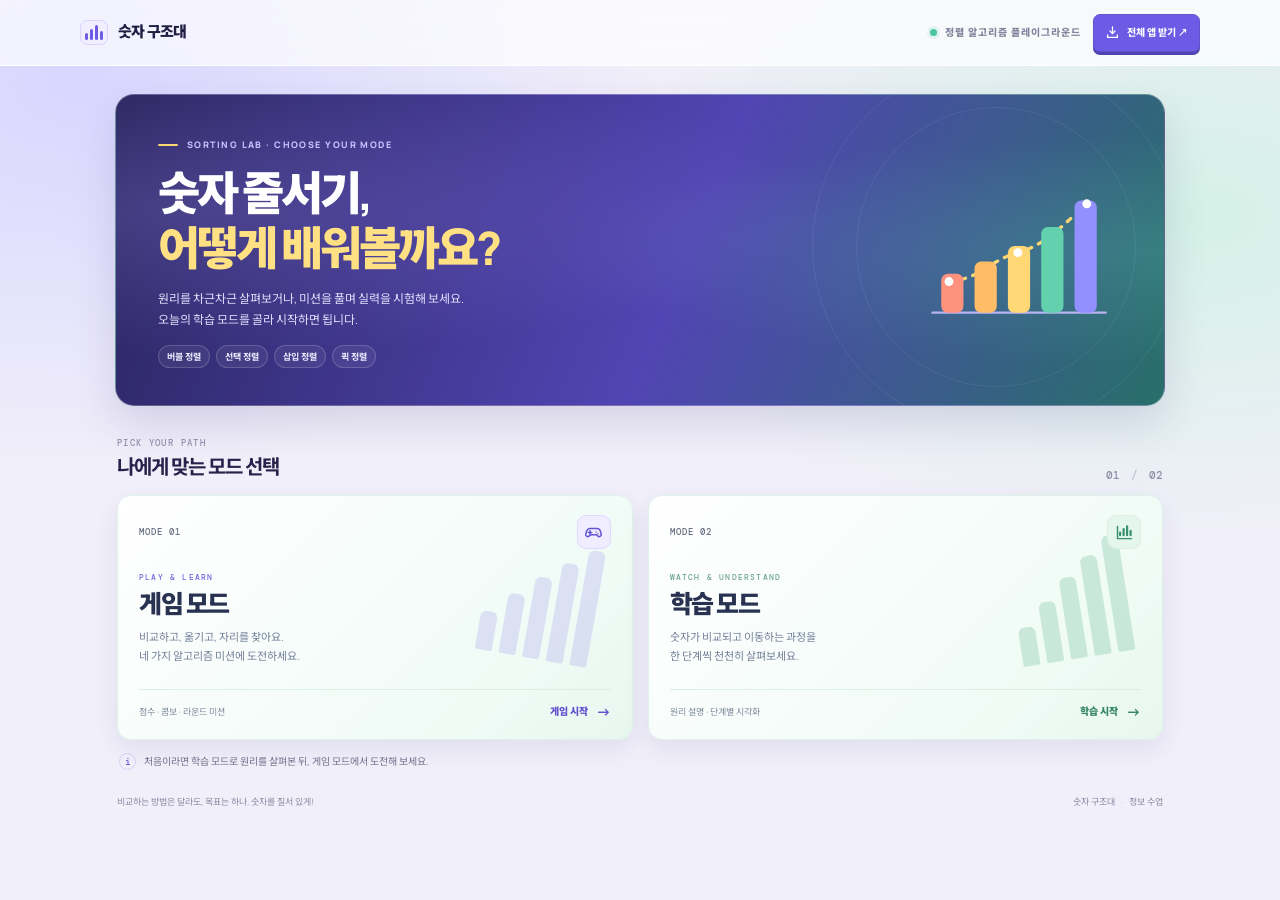
<file: index.html>
<!doctype html>
<html lang="ko">
<head>
  <meta charset="utf-8">
  <meta name="viewport" content="width=device-width, initial-scale=1">
  <meta name="theme-color" content="#241b58">
  <title>숫자 구조대 - 학습 모드 선택</title>
  <link rel="preconnect" href="https://fonts.googleapis.com">
  <link rel="preconnect" href="https://fonts.gstatic.com" crossorigin>
  <link href="https://fonts.googleapis.com/css2?family=DM+Mono:wght@400;500;600&family=Manrope:wght@400;500;600;700;800&family=Noto+Sans+KR:wght@400;500;600;700;800;900&display=swap" rel="stylesheet">
  <link rel="stylesheet" href="home.css">
</head>
<body>
  <header class="home-header">
    <a class="home-brand" href="#home" aria-label="숫자 구조대 첫 화면">
      <span class="brand-bars" aria-hidden="true"><i></i><i></i><i></i><i></i></span>
      <span>숫자 구조대</span>
    </a>
    <div class="home-header-actions">
      <span class="course-label"><span></span> 정렬 알고리즘 플레이그라운드</span>
      <a class="bundle-download" href="./numbers-rescue-app.zip" target="_blank" rel="noopener noreferrer" aria-label="새 탭에서 게임과 학습 모드 전체 앱 다운로드">
        <svg aria-hidden="true" viewBox="0 0 20 20"><path d="M10 2.5v9m0 0 3.4-3.4M10 11.5 6.6 8.1M3.5 13.2v3.3h13v-3.3"/></svg>
        <span>전체 앱 받기 ↗</span>
      </a>
    </div>
  </header>

  <main id="home" class="home-shell">
    <section class="welcome" aria-labelledby="welcome-title">
      <p class="eyebrow"><span></span> SORTING LAB · CHOOSE YOUR MODE</p>
      <h1 id="welcome-title">숫자 줄서기,<br><em>어떻게 배워볼까요?</em></h1>
      <p class="welcome-copy">원리를 차근차근 살펴보거나, 미션을 풀며 실력을 시험해 보세요.<br>오늘의 학습 모드를 골라 시작하면 됩니다.</p>
      <div class="algorithm-tags" aria-label="학습할 알고리즘">
        <span>버블 정렬</span><span>선택 정렬</span><span>삽입 정렬</span><span>퀵 정렬</span>
      </div>
      <div class="welcome-orbit orbit-one"></div><div class="welcome-orbit orbit-two"></div>
      <svg class="welcome-art" viewBox="0 0 180 145" fill="none" aria-hidden="true">
        <path d="M12 126H168" stroke="#B8B4F1" stroke-width="2" stroke-linecap="round"/>
        <path d="M27 98C57 95 65 78 89 72C111 66 126 51 151 28" stroke="#FFD875" stroke-width="3" stroke-linecap="round" stroke-dasharray="4 7"/>
        <rect x="20" y="91" width="20" height="35" rx="6" fill="#FF927D"/><rect x="50" y="80" width="20" height="46" rx="6" fill="#FFBD68"/><rect x="80" y="66" width="20" height="60" rx="6" fill="#FFD875"/><rect x="110" y="49" width="20" height="77" rx="6" fill="#63D1AE"/><rect x="140" y="25" width="20" height="101" rx="6" fill="#9290FF"/>
        <circle cx="27" cy="98" r="4" fill="#FFF"/><circle cx="89" cy="72" r="4" fill="#FFF"/><circle cx="151" cy="28" r="4" fill="#FFF"/>
      </svg>
    </section>

    <section class="mode-section" aria-labelledby="mode-heading">
      <div class="section-intro"><div><p class="section-kicker">PICK YOUR PATH</p><h2 id="mode-heading">나에게 맞는 모드 선택</h2></div><span class="step-count">01 <i>/</i> 02</span></div>
      <div class="mode-grid">
        <a class="mode-card game-card" href="game.html">
          <div class="card-topline"><span class="mode-number">MODE 01</span><span class="mode-icon game-icon" aria-hidden="true"><svg viewBox="0 0 24 24" fill="none"><path d="M8 7.5h8a4 4 0 0 1 3.8 2.8l1 3.4a2.3 2.3 0 0 1-3.7 2.4l-2-1.6H8.9l-2 1.6a2.3 2.3 0 0 1-3.7-2.4l1-3.4A4 4 0 0 1 8 7.5Z" stroke="currentColor" stroke-width="1.7"/><path d="M8 10v4m-2-2h4m5-.7h.01M17 13.3h.01" stroke="currentColor" stroke-width="1.7" stroke-linecap="round"/></svg></span></div>
          <div class="card-copy"><p class="card-label">PLAY & LEARN</p><h3>게임 모드</h3><p class="card-description">비교하고, 옮기고, 자리를 찾아요.<br>네 가지 알고리즘 미션에 도전하세요.</p></div>
          <div class="card-bottom"><span>점수 · 콤보 · 라운드 미션</span><span class="card-cta">게임 시작 <b aria-hidden="true">→</b></span></div>
          <span class="card-decoration decoration-game" aria-hidden="true"><i></i><i></i><i></i><i></i><i></i></span>
        </a>

        <a class="mode-card study-card" href="visualizer.html">
          <div class="card-topline"><span class="mode-number">MODE 02</span><span class="mode-icon study-icon" aria-hidden="true"><svg viewBox="0 0 24 24" fill="none"><path d="M4 19V5m0 14h16" stroke="currentColor" stroke-width="1.7" stroke-linecap="round"/><path d="M7 15v-3m4 3V8m4 7V5m4 10v-5" stroke="currentColor" stroke-width="2.5" stroke-linecap="round"/></svg></span></div>
          <div class="card-copy"><p class="card-label">WATCH & UNDERSTAND</p><h3>학습 모드</h3><p class="card-description">숫자가 비교되고 이동하는 과정을<br>한 단계씩 천천히 살펴보세요.</p></div>
          <div class="card-bottom"><span>원리 설명 · 단계별 시각화</span><span class="card-cta">학습 시작 <b aria-hidden="true">→</b></span></div>
          <span class="card-decoration decoration-study" aria-hidden="true"><i></i><i></i><i></i><i></i><i></i></span>
        </a>
      </div>
      <p class="mode-tip"><span class="tip-mark" aria-hidden="true">i</span> 처음이라면 학습 모드로 원리를 살펴본 뒤, 게임 모드에서 도전해 보세요.</p>
    </section>

    <footer class="home-footer"><span>비교하는 방법은 달라도, 목표는 하나. 숫자를 질서 있게!</span><span>숫자 구조대 <i>·</i> 정보 수업</span></footer>
  </main>
</body>
</html>
</file>
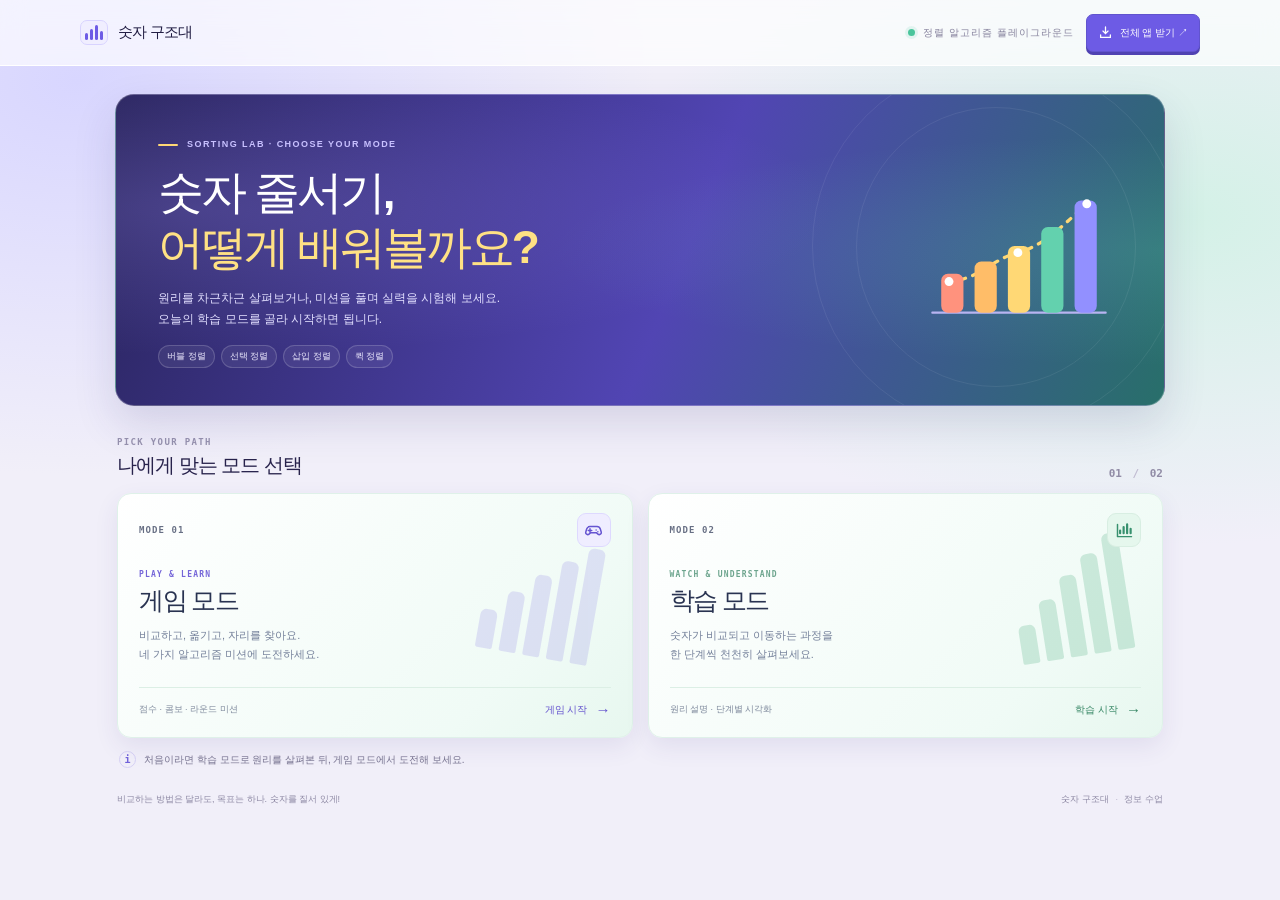
<file: numbers-rescue-app/index.html>
<!doctype html>
<html lang="ko">
<head>
  <meta charset="utf-8">
  <meta name="viewport" content="width=device-width, initial-scale=1">
  <meta name="theme-color" content="#241b58">
  <title>숫자 구조대 - 학습 모드 선택</title>
  <link rel="stylesheet" href="home.css">
</head>
<body>
  <header class="home-header">
    <a class="home-brand" href="#home" aria-label="숫자 구조대 첫 화면">
      <span class="brand-bars" aria-hidden="true"><i></i><i></i><i></i><i></i></span>
      <span>숫자 구조대</span>
    </a>
    <div class="home-header-actions">
      <span class="course-label"><span></span> 정렬 알고리즘 플레이그라운드</span>
      <a class="bundle-download" href="./numbers-rescue-app.zip" target="_blank" rel="noopener noreferrer" aria-label="새 탭에서 게임과 학습 모드 전체 앱 다운로드">
        <svg aria-hidden="true" viewBox="0 0 20 20"><path d="M10 2.5v9m0 0 3.4-3.4M10 11.5 6.6 8.1M3.5 13.2v3.3h13v-3.3"/></svg>
        <span>전체 앱 받기 ↗</span>
      </a>
    </div>
  </header>

  <main id="home" class="home-shell">
    <section class="welcome" aria-labelledby="welcome-title">
      <p class="eyebrow"><span></span> SORTING LAB · CHOOSE YOUR MODE</p>
      <h1 id="welcome-title">숫자 줄서기,<br><em>어떻게 배워볼까요?</em></h1>
      <p class="welcome-copy">원리를 차근차근 살펴보거나, 미션을 풀며 실력을 시험해 보세요.<br>오늘의 학습 모드를 골라 시작하면 됩니다.</p>
      <div class="algorithm-tags" aria-label="학습할 알고리즘">
        <span>버블 정렬</span><span>선택 정렬</span><span>삽입 정렬</span><span>퀵 정렬</span>
      </div>
      <div class="welcome-orbit orbit-one"></div><div class="welcome-orbit orbit-two"></div>
      <svg class="welcome-art" viewBox="0 0 180 145" fill="none" aria-hidden="true">
        <path d="M12 126H168" stroke="#B8B4F1" stroke-width="2" stroke-linecap="round"/>
        <path d="M27 98C57 95 65 78 89 72C111 66 126 51 151 28" stroke="#FFD875" stroke-width="3" stroke-linecap="round" stroke-dasharray="4 7"/>
        <rect x="20" y="91" width="20" height="35" rx="6" fill="#FF927D"/><rect x="50" y="80" width="20" height="46" rx="6" fill="#FFBD68"/><rect x="80" y="66" width="20" height="60" rx="6" fill="#FFD875"/><rect x="110" y="49" width="20" height="77" rx="6" fill="#63D1AE"/><rect x="140" y="25" width="20" height="101" rx="6" fill="#9290FF"/>
        <circle cx="27" cy="98" r="4" fill="#FFF"/><circle cx="89" cy="72" r="4" fill="#FFF"/><circle cx="151" cy="28" r="4" fill="#FFF"/>
      </svg>
    </section>

    <section class="mode-section" aria-labelledby="mode-heading">
      <div class="section-intro"><div><p class="section-kicker">PICK YOUR PATH</p><h2 id="mode-heading">나에게 맞는 모드 선택</h2></div><span class="step-count">01 <i>/</i> 02</span></div>
      <div class="mode-grid">
        <a class="mode-card game-card" href="game.html">
          <div class="card-topline"><span class="mode-number">MODE 01</span><span class="mode-icon game-icon" aria-hidden="true"><svg viewBox="0 0 24 24" fill="none"><path d="M8 7.5h8a4 4 0 0 1 3.8 2.8l1 3.4a2.3 2.3 0 0 1-3.7 2.4l-2-1.6H8.9l-2 1.6a2.3 2.3 0 0 1-3.7-2.4l1-3.4A4 4 0 0 1 8 7.5Z" stroke="currentColor" stroke-width="1.7"/><path d="M8 10v4m-2-2h4m5-.7h.01M17 13.3h.01" stroke="currentColor" stroke-width="1.7" stroke-linecap="round"/></svg></span></div>
          <div class="card-copy"><p class="card-label">PLAY & LEARN</p><h3>게임 모드</h3><p class="card-description">비교하고, 옮기고, 자리를 찾아요.<br>네 가지 알고리즘 미션에 도전하세요.</p></div>
          <div class="card-bottom"><span>점수 · 콤보 · 라운드 미션</span><span class="card-cta">게임 시작 <b aria-hidden="true">→</b></span></div>
          <span class="card-decoration decoration-game" aria-hidden="true"><i></i><i></i><i></i><i></i><i></i></span>
        </a>

        <a class="mode-card study-card" href="visualizer.html">
          <div class="card-topline"><span class="mode-number">MODE 02</span><span class="mode-icon study-icon" aria-hidden="true"><svg viewBox="0 0 24 24" fill="none"><path d="M4 19V5m0 14h16" stroke="currentColor" stroke-width="1.7" stroke-linecap="round"/><path d="M7 15v-3m4 3V8m4 7V5m4 10v-5" stroke="currentColor" stroke-width="2.5" stroke-linecap="round"/></svg></span></div>
          <div class="card-copy"><p class="card-label">WATCH & UNDERSTAND</p><h3>학습 모드</h3><p class="card-description">숫자가 비교되고 이동하는 과정을<br>한 단계씩 천천히 살펴보세요.</p></div>
          <div class="card-bottom"><span>원리 설명 · 단계별 시각화</span><span class="card-cta">학습 시작 <b aria-hidden="true">→</b></span></div>
          <span class="card-decoration decoration-study" aria-hidden="true"><i></i><i></i><i></i><i></i><i></i></span>
        </a>
      </div>
      <p class="mode-tip"><span class="tip-mark" aria-hidden="true">i</span> 처음이라면 학습 모드로 원리를 살펴본 뒤, 게임 모드에서 도전해 보세요.</p>
    </section>

    <footer class="home-footer"><span>비교하는 방법은 달라도, 목표는 하나. 숫자를 질서 있게!</span><span>숫자 구조대 <i>·</i> 정보 수업</span></footer>
  </main>
</body>
</html>
</file>
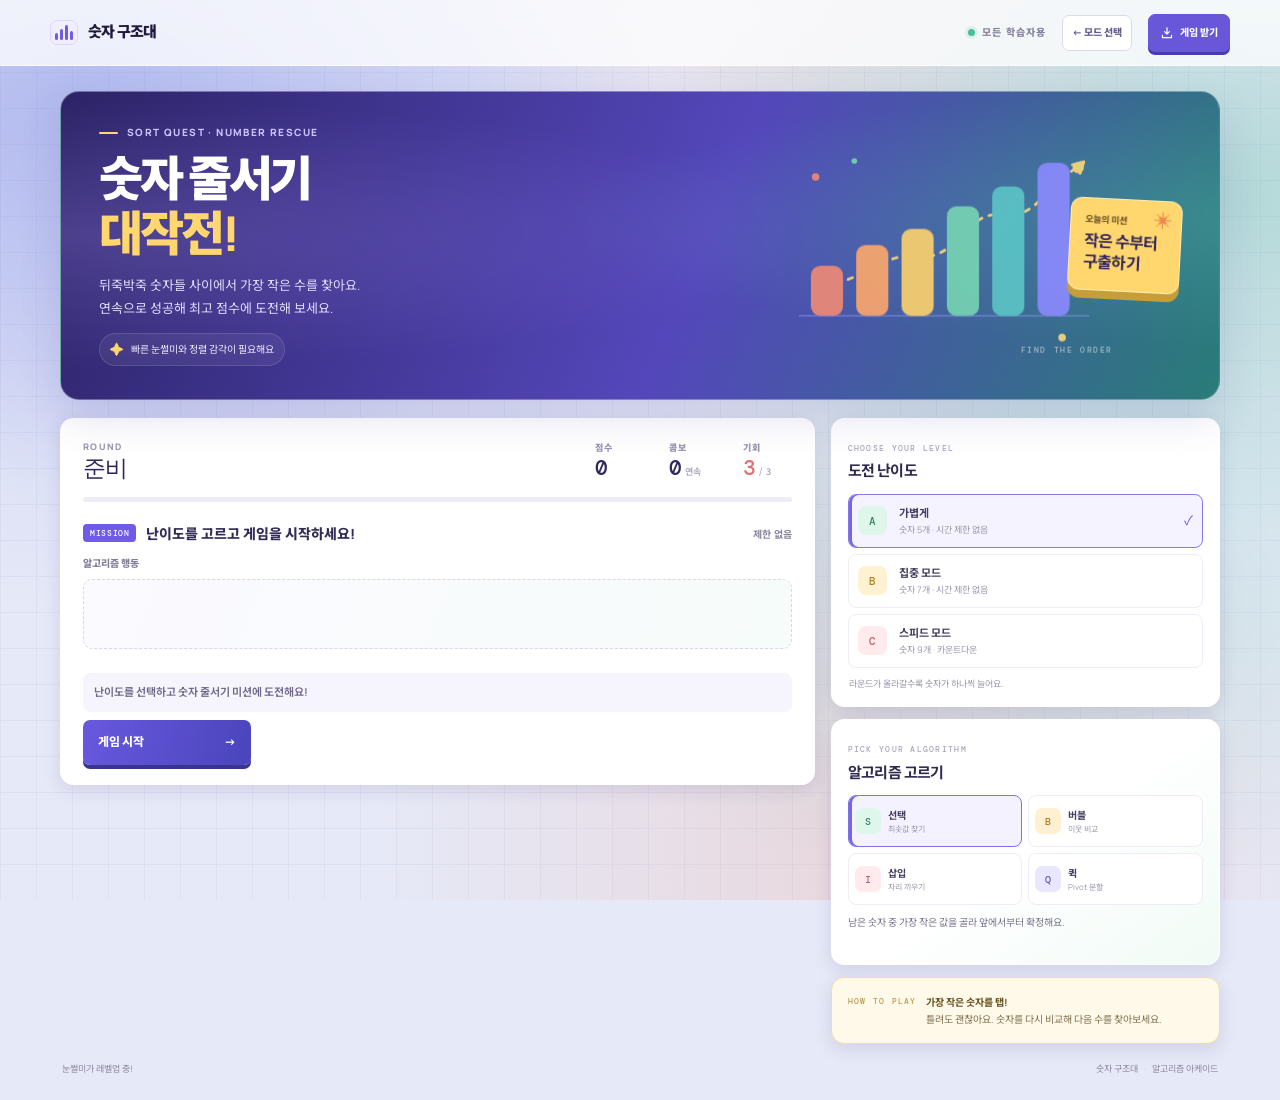
<file: game.html>
<!doctype html>
<html lang="ko">
<head>
  <meta charset="utf-8">
  <meta name="viewport" content="width=device-width, initial-scale=1">
  <meta name="theme-color" content="#241b58">
  <title>숫자 구조대 - 숫자 줄서기 대작전</title>
  <link rel="preconnect" href="https://fonts.googleapis.com">
  <link rel="preconnect" href="https://fonts.gstatic.com" crossorigin>
  <link href="https://fonts.googleapis.com/css2?family=DM+Mono:wght@400;500;600&family=Manrope:wght@400;500;600;700;800&family=Noto+Sans+KR:wght@400;500;600;700;800;900&display=swap" rel="stylesheet">
  <link rel="stylesheet" href="game.css">
  <script src="game.js" defer></script>
</head>
<body>
  <header class="topbar">
    <a class="brand" href="index.html" aria-label="학습 모드 선택으로 돌아가기">
      <span class="brand-mark" aria-hidden="true"><i></i><i></i><i></i><i></i></span>
      <span>숫자 구조대</span>
    </a>
    <div class="topbar-actions">
      <span class="edition-label"><span class="live-dot"></span> 모든 학습자용</span>
      <a class="mode-home-link" href="index.html">← 모드 선택</a>
      <a class="game-download" href="./sort-quest-game.html" download="숫자-구조대.html" aria-label="게임 오프라인 파일 다운로드">
        <svg aria-hidden="true" viewBox="0 0 20 20"><path d="M10 2.5v9m0 0 3.4-3.4M10 11.5 6.6 8.1M3.5 13.2v3.3h13v-3.3"/></svg>
        <span>게임 받기</span>
      </a>
    </div>
  </header>

  <main id="top" class="game-shell">
    <section class="hero" aria-labelledby="game-title">
      <div class="hero-copy">
        <p class="eyebrow"><span class="eyebrow-line"></span> SORT QUEST · NUMBER RESCUE</p>
        <h1 id="game-title">숫자 줄서기<br><span>대작전!</span></h1>
        <p class="hero-description">뒤죽박죽 숫자들 사이에서 가장 작은 수를 찾아요.<br>연속으로 성공해 최고 점수에 도전해 보세요.</p>
        <div class="hero-note"><span class="note-star" aria-hidden="true">✦</span> 빠른 눈썰미와 정렬 감각이 필요해요</div>
      </div>
      <div class="hero-art" aria-hidden="true">
        <svg viewBox="0 0 360 240" fill="none" xmlns="http://www.w3.org/2000/svg">
          <path d="M26 195H332" stroke="#9FA2FF" stroke-opacity=".45" stroke-width="2" stroke-linecap="round"/>
          <path d="M52 162C97 158 115 127 151 132C194 138 201 82 242 88C278 93 290 52 321 38" stroke="#FFD978" stroke-width="3" stroke-linecap="round" stroke-dasharray="5 8"/>
          <circle cx="52" cy="162" r="6" fill="#FFD978"/><circle cx="151" cy="132" r="6" fill="#FFD978"/><circle cx="242" cy="88" r="6" fill="#FFD978"/><circle cx="321" cy="38" r="6" fill="#FFD978"/>
          <rect x="38" y="142" width="34" height="53" rx="10" fill="#F28B74"/>
          <rect x="86" y="120" width="34" height="75" rx="10" fill="#FFA96B"/>
          <rect x="134" y="103" width="34" height="92" rx="10" fill="#FFD36D"/>
          <rect x="182" y="79" width="34" height="116" rx="10" fill="#78D6B3"/>
          <rect x="230" y="58" width="34" height="137" rx="10" fill="#5CC6C7"/>
          <rect x="278" y="33" width="34" height="162" rx="10" fill="#8C8BFF"/>
          <path d="m315 35 12-3-4 12" stroke="#FFD978" stroke-width="3" stroke-linecap="round" stroke-linejoin="round"/>
          <circle cx="43" cy="48" r="4" fill="#F28B74"/><circle cx="84" cy="31" r="3" fill="#78D6B3"/><circle cx="304" cy="218" r="4" fill="#FFD978"/>
        </svg>
        <span class="art-caption">FIND THE ORDER</span>
      </div>
      <div class="hero-sticker"><span>오늘의 미션</span><strong>작은 수부터<br>구출하기</strong><span class="sticker-spark" aria-hidden="true">✳</span></div>
    </section>

    <section class="game-layout" aria-label="숫자 정렬 게임">
      <article class="play-card">
        <div class="play-card-top">
          <div class="round-label"><span>ROUND</span><strong id="round-number">준비</strong></div>
          <div class="game-metrics" aria-label="현재 게임 기록">
            <div class="metric"><span>점수</span><strong id="score">0</strong></div>
            <div class="metric"><span>콤보</span><strong><span id="combo">0</span><small>연속</small></strong></div>
            <div class="metric lives-metric"><span>기회</span><strong><span id="lives">3</span><small>/ 3</small></strong></div>
          </div>
        </div>
        <div class="round-progress" aria-label="라운드 진행률"><span id="round-progress-fill"></span></div>

        <div class="mission-prompt">
          <span class="prompt-tag">MISSION</span>
          <strong id="mission-instruction">난이도를 고르고 게임을 시작하세요!</strong>
          <span id="timer" class="timer is-unlimited">제한 없음</span>
        </div>
        <div class="timer-track" hidden><span id="timer-fill"></span></div>

        <div id="selection-board">
          <div class="sort-lane-wrap">
            <div class="lane-heading"><span>정렬 완료</span><span id="sorted-count">0 / 0</span></div>
            <div id="sorted-lane" class="sorted-lane" aria-label="정렬된 숫자"></div>
          </div>
          <div class="tile-pool-wrap">
            <div class="lane-heading"><span>숫자 더미 <small>가장 작은 수를 눌러요</small></span><span class="tap-hint">TAP A TILE</span></div>
            <div id="number-pool" class="number-pool" role="group" aria-label="정렬할 숫자 선택"></div>
          </div>
        </div>
        <div id="operation-board" class="operation-board" hidden>
          <div class="lane-heading"><span id="operation-label">알고리즘 행동</span><span id="operation-counter"></span></div>
          <div id="operation-array" class="operation-array"></div>
          <p id="operation-question" class="operation-question"></p>
          <div id="operation-choices" class="operation-choices"></div>
        </div>

        <p id="game-message" class="game-message" role="status" aria-live="polite">숫자를 오름차순으로 정리하면 미션 성공!</p>
        <div class="game-actions">
          <button id="start-button" class="primary-button" type="button"><span>게임 시작</span><span aria-hidden="true">→</span></button>
          <button id="restart-button" class="secondary-button" type="button" hidden>이번 판 다시하기</button>
          <button id="next-button" class="primary-button next-button" type="button" hidden><span>다음 라운드</span><span aria-hidden="true">→</span></button>
        </div>
      </article>

      <aside class="side-stack">
        <section class="difficulty-card">
          <div class="side-heading"><span class="side-kicker">CHOOSE YOUR LEVEL</span><h2>도전 난이도</h2></div>
          <div class="difficulty-options" role="group" aria-label="게임 난이도">
            <button class="difficulty-option is-selected" type="button" data-count="5" data-timed="false" aria-pressed="true"><span class="difficulty-symbol easy-symbol">A</span><span><strong>가볍게</strong><small>숫자 5개 · 시간 제한 없음</small></span><span class="option-check">✓</span></button>
            <button class="difficulty-option" type="button" data-count="7" data-timed="false" aria-pressed="false"><span class="difficulty-symbol mid-symbol">B</span><span><strong>집중 모드</strong><small>숫자 7개 · 시간 제한 없음</small></span><span class="option-check">✓</span></button>
            <button class="difficulty-option" type="button" data-count="9" data-timed="true" data-time="42" aria-pressed="false"><span class="difficulty-symbol hard-symbol">C</span><span><strong>스피드 모드</strong><small>숫자 9개 · 카운트다운</small></span><span class="option-check">✓</span></button>
          </div>
          <p class="level-hint">라운드가 올라갈수록 숫자가 하나씩 늘어요.</p>
        </section>

        <section class="algorithm-card">
          <div class="side-heading"><span class="side-kicker">PICK YOUR ALGORITHM</span><h2>알고리즘 고르기</h2></div>
          <div class="algorithm-options" role="group" aria-label="게임할 정렬 알고리즘">
            <button class="algorithm-option is-selected" type="button" data-algorithm="selection" aria-pressed="true"><span class="algorithm-icon selection-icon">S</span><span><strong>선택</strong><small>최솟값 찾기</small></span></button>
            <button class="algorithm-option" type="button" data-algorithm="bubble" aria-pressed="false"><span class="algorithm-icon bubble-icon">B</span><span><strong>버블</strong><small>이웃 비교</small></span></button>
            <button class="algorithm-option" type="button" data-algorithm="insertion" aria-pressed="false"><span class="algorithm-icon insertion-icon">I</span><span><strong>삽입</strong><small>자리 끼우기</small></span></button>
            <button class="algorithm-option" type="button" data-algorithm="quick" aria-pressed="false"><span class="algorithm-icon quick-icon">Q</span><span><strong>퀵</strong><small>Pivot 분할</small></span></button>
          </div>
          <p id="algorithm-description" class="algorithm-description">남은 숫자 중 가장 작은 값을 골라 앞에서부터 확정해요.</p>
          <div id="algorithm-result" class="selection-result" hidden>
            <span id="result-heading">이번 배열 실행 통계</span>
            <div><strong id="result-comparisons">0</strong><small>비교</small><b>·</b><strong id="result-movements">0</strong><small id="result-movement-label">교환</small></div>
          </div>
        </section>

        <section class="howto-card">
          <span class="side-kicker">HOW TO PLAY</span>
          <p><b>가장 작은 숫자를 탭!</b><br>틀려도 괜찮아요. 숫자를 다시 비교해 다음 수를 찾아보세요.</p>
        </section>
      </aside>
    </section>

    <footer class="game-footer"><span>눈썰미가 레벨업 중!</span><span>숫자 구조대 <i>·</i> 알고리즘 아케이드</span></footer>
  </main>
</body>
</html>
</file>
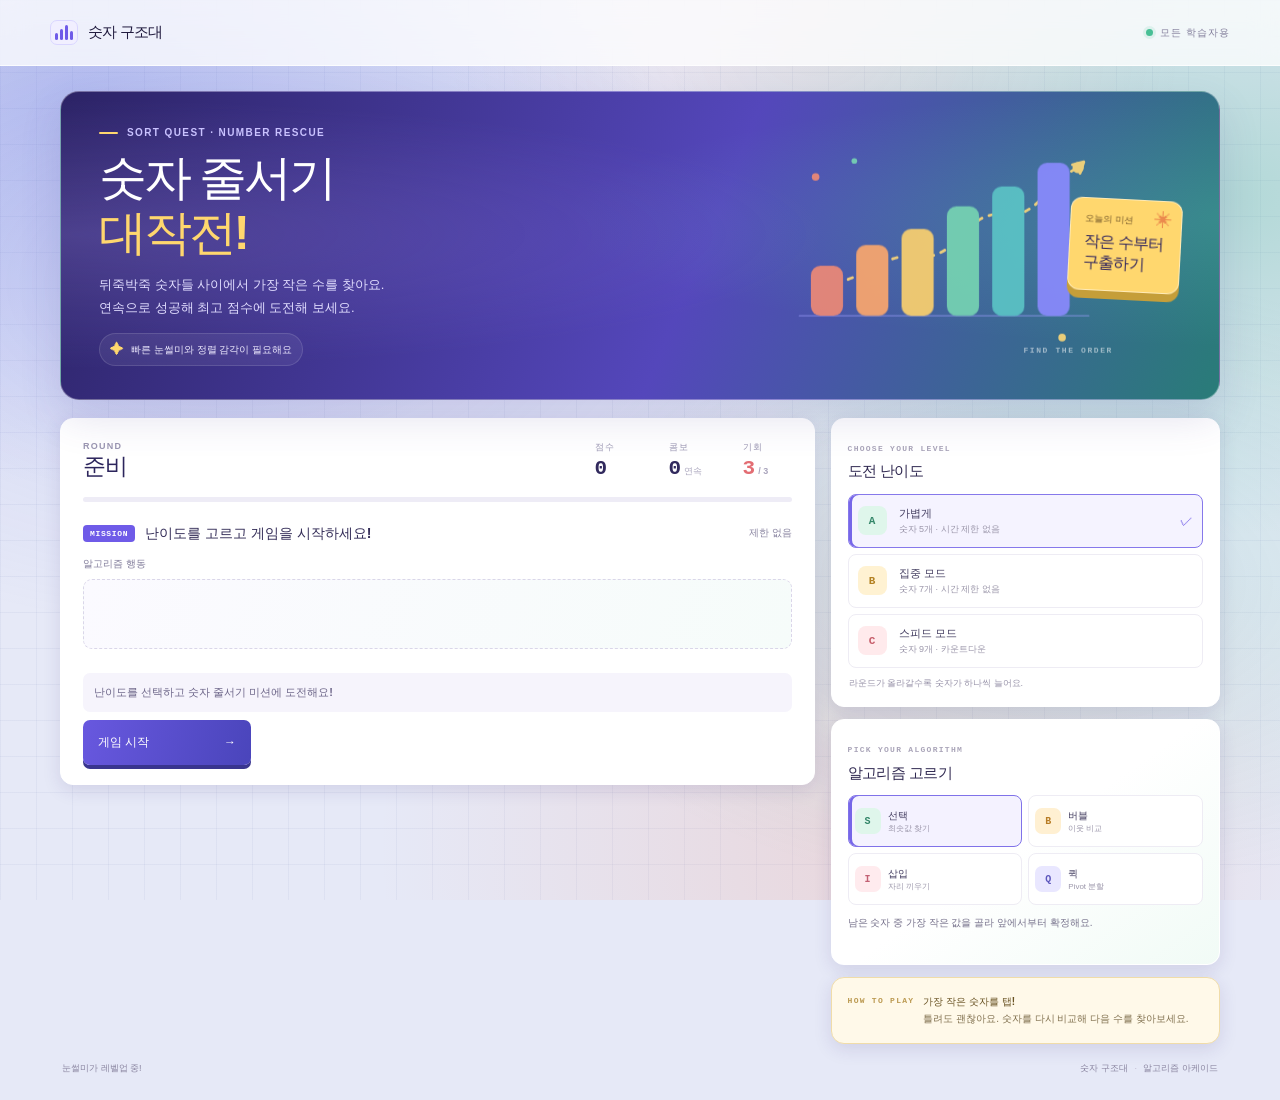
<file: sort-quest-game.html>
<!doctype html>
<html lang="ko">
<head>
  <meta charset="utf-8">
  <meta name="viewport" content="width=device-width, initial-scale=1">
  <meta name="theme-color" content="#241b58">
  <title>숫자 구조대 - 숫자 줄서기 대작전</title>
  <style>
:root {
  font-family: "Manrope", "Noto Sans KR", sans-serif;
  color: #201b3e;
  background: #edeafa;
  font-synthesis: none;
  text-rendering: optimizeLegibility;
  --ink: #201b3e;
  --muted: #817d9c;
  --purple: #6f5be8;
  --purple-dark: #4d3fc2;
  --mint: #58cba6;
  --yellow: #ffd76e;
  --coral: #f27f73;
  --paper: #fff;
}

* { box-sizing: border-box; }
body { position: relative; isolation: isolate; min-width: 320px; min-height: 100vh; margin: 0; background-color: #e6e9f7; background-image: radial-gradient(ellipse at 6% 11%, rgba(94, 111, 224, .34), transparent 34%), radial-gradient(ellipse at 95% 22%, rgba(55, 177, 139, .3), transparent 34%), radial-gradient(ellipse at 68% 94%, rgba(244, 143, 115, .2), transparent 40%), linear-gradient(rgba(67, 82, 155, .055) 1px, transparent 1px), linear-gradient(90deg, rgba(67, 82, 155, .055) 1px, transparent 1px); background-size: auto, auto, auto, 36px 36px, 36px 36px; background-attachment: fixed; font-size: 15px; line-height: 1.5; }
body::before { position: fixed; z-index: -1; inset: -12%; background: radial-gradient(ellipse at 24% 35%, rgba(114, 126, 237, .18), transparent 34%), radial-gradient(ellipse at 76% 62%, rgba(71, 197, 151, .16), transparent 32%), radial-gradient(ellipse at 61% 12%, rgba(251, 151, 124, .1), transparent 27%); content: ""; pointer-events: none; animation: ambient-drift 24s ease-in-out infinite alternate; }
button, a { font: inherit; }
button { color: inherit; }
button:focus-visible, a:focus-visible { outline: 3px solid #806eff; outline-offset: 3px; }
[hidden] { display: none !important; }
.topbar { height: 66px; display: flex; align-items: center; justify-content: space-between; padding: 0 max(22px, calc((100vw - 1180px) / 2)); border-bottom: 1px solid #ffffffb8; background: #ffffffbf; backdrop-filter: blur(14px); }
.brand { display: inline-flex; align-items: center; gap: 10px; color: var(--ink); text-decoration: none; font-size: 15px; font-weight: 900; letter-spacing: -.05em; }
.brand-mark { height: 25px; display: flex; align-items: end; gap: 2px; padding: 4px; border: 1px solid #dad6ff; border-radius: 7px; background: #f1efff; }
.brand-mark i { width: 3px; border-radius: 3px; background: var(--purple); }.brand-mark i:nth-child(1) { height: 7px; }.brand-mark i:nth-child(2) { height: 11px; }.brand-mark i:nth-child(3) { height: 15px; }.brand-mark i:nth-child(4) { height: 9px; }
.topbar-actions { display: flex; align-items: center; gap: 16px; }.edition-label { display: inline-flex; align-items: center; gap: 7px; color: #85809d; font-size: 10px; font-weight: 800; letter-spacing: .11em; }.live-dot { width: 7px; height: 7px; border-radius: 50%; background: #48bf95; box-shadow: 0 0 0 3px #48bf9520; }
.study-link { min-height: 38px; display: inline-flex; align-items: center; gap: 9px; padding: 0 12px; border: 1px solid #e1def1; border-radius: 7px; color: #625b8d; background: #fff; text-decoration: none; font-size: 11px; font-weight: 700; transition: border-color .16s, color .16s, transform .16s; }.study-link:hover { transform: translateY(-1px); border-color: #aaa0f0; color: var(--purple-dark); }
.mode-home-link { min-height: 36px; display: inline-flex; align-items: center; padding: 0 9px; border: 1px solid #dcd8ef; border-radius: 7px; color: #625b8d; background: #fff; text-decoration: none; font-size: 10px; font-weight: 800; white-space: nowrap; transition: border-color .14s, color .14s; }.mode-home-link:hover { border-color: #a69aed; color: var(--purple-dark); }
.game-download { min-height: 38px; display: inline-flex; align-items: center; gap: 6px; padding: 0 11px; border: 1px solid #6658db; border-radius: 7px; color: #fff; background: #6858d9; box-shadow: 0 3px 0 #493bb2; text-decoration: none; font-size: 10px; font-weight: 800; transition: transform .14s, filter .14s; }.game-download:hover { transform: translateY(-1px); filter: brightness(1.08); }.game-download:active { transform: translateY(2px); box-shadow: 0 1px 0 #493bb2; }.game-download svg { width: 14px; height: 14px; fill: none; stroke: currentColor; stroke-width: 1.7; stroke-linecap: round; stroke-linejoin: round; }
.game-shell { width: min(1160px, calc(100% - 40px)); margin: 0 auto; }
.hero { position: relative; isolation: isolate; overflow: hidden; min-height: 265px; display: flex; align-items: center; justify-content: space-between; gap: 22px; padding: 33px 38px; margin: 25px 0 18px; border: 1px solid #ffffff55; border-radius: 19px; color: #fff; background: linear-gradient(112deg, #2c2366 0%, #5447bb 55%, #297c78 100%); box-shadow: 0 18px 40px #51479b28; }
.hero::before { position: absolute; z-index: -2; inset: -40%; background: radial-gradient(ellipse at 23% 48%, #b29cff38, transparent 33%), radial-gradient(ellipse at 80% 45%, #63e7bd32, transparent 30%); content: ""; animation: aurora-drift 16s ease-in-out infinite alternate; }
.hero-copy { position: relative; z-index: 1; max-width: 570px; }.eyebrow { display: flex; align-items: center; gap: 9px; margin: 0 0 10px; color: #c9c2ff; font-size: 10px; font-weight: 900; letter-spacing: .14em; }.eyebrow-line { width: 19px; height: 2px; border-radius: 2px; background: var(--yellow); }
h1 { margin: 0; color: #fff; font-size: clamp(32px, 4.2vw, 48px); line-height: 1.15; letter-spacing: -.065em; font-weight: 900; }h1 span { color: var(--yellow); }
.hero-description { margin: 14px 0 13px; color: #e1ddff; font-size: 13px; line-height: 1.75; }.hero-note { display: inline-flex; align-items: center; gap: 7px; padding: 5px 10px; border: 1px solid #ffffff20; border-radius: 30px; color: #eeeaff; background: #ffffff10; font-size: 10px; }.note-star { color: var(--yellow); font-size: 14px; }
.hero-art { position: absolute; z-index: -1; right: 104px; top: 50%; width: min(340px, 34%); transform: translateY(-50%); opacity: .9; animation: art-hover 6s ease-in-out infinite; }.hero-art svg { width: 100%; display: block; }.hero-art rect { transform-box: fill-box; transform-origin: center bottom; animation: rise-in .75s cubic-bezier(.2,.8,.2,1) both; }.hero-art rect:nth-of-type(2) { animation-delay: .08s; }.hero-art rect:nth-of-type(3) { animation-delay: .16s; }.hero-art rect:nth-of-type(4) { animation-delay: .24s; }.hero-art rect:nth-of-type(5) { animation-delay: .32s; }.hero-art rect:nth-of-type(6) { animation-delay: .4s; }.hero-art circle { transform-box: fill-box; transform-origin: center; animation: ping 2.7s ease-in-out infinite; }.hero-art circle:nth-of-type(2) { animation-delay: .35s; }.hero-art circle:nth-of-type(3) { animation-delay: .7s; }.hero-art circle:nth-of-type(4) { animation-delay: 1.05s; }
.art-caption { position: absolute; right: 2px; bottom: 4px; color: #fff9; font: 600 8px "DM Mono", monospace; letter-spacing: .2em; }.hero-sticker { position: relative; z-index: 1; flex: 0 0 112px; display: grid; gap: 4px; padding: 14px 14px 16px; border: 1px solid #ffffff80; border-radius: 12px; color: #34285e; background: var(--yellow); box-shadow: 0 8px 0 #c59e39; transform: rotate(3deg); }.hero-sticker > span:first-child { color: #72572a; font-size: 9px; font-weight: 800; }.hero-sticker strong { font-size: 16px; line-height: 1.35; letter-spacing: -.05em; }.sticker-spark { position: absolute; right: 9px; top: 6px; color: #eb8a4d; font-size: 18px; }
.game-layout { display: grid; grid-template-columns: minmax(0, 1.55fr) minmax(290px, .8fr); gap: 16px; align-items: start; }
.play-card, .difficulty-card, .algorithm-card, .howto-card { border: 1px solid #fff; border-radius: 13px; background: #fff; box-shadow: 0 5px 18px #342a7420; }
.play-card { padding: 21px 22px 19px; }
.play-card-top { display: flex; justify-content: space-between; align-items: center; gap: 16px; }.round-label { display: grid; gap: 3px; }.round-label span, .metric > span { color: #9a96b1; font-size: 9px; font-weight: 900; letter-spacing: .14em; }.round-label strong { color: #2c255c; font: 800 23px/1.1 "DM Mono", monospace; letter-spacing: -.06em; }
.game-metrics { display: flex; align-items: center; gap: clamp(13px, 2vw, 25px); }.metric { min-width: 49px; display: grid; gap: 3px; }.metric strong { color: #31295d; font: 800 21px/1.1 "DM Mono", monospace; }.metric strong small { padding-left: 3px; color: #aaa5bd; font: 600 9px "Noto Sans KR", sans-serif; }.lives-metric strong { color: #e36d73; }
.round-progress { height: 5px; overflow: hidden; margin-top: 15px; border-radius: 5px; background: #eeecf6; }.round-progress span { display: block; width: 0; height: 100%; border-radius: inherit; background: linear-gradient(90deg, #7565ed, #48c9a5); transition: width .3s ease; }
.mission-prompt { display: flex; align-items: center; gap: 10px; margin-top: 21px; }.prompt-tag { flex: 0 0 auto; padding: 4px 7px; border-radius: 4px; color: #fff; background: var(--purple); font: 700 8px "DM Mono", monospace; letter-spacing: .08em; }.mission-prompt > strong { flex: 1; color: #332c57; font-size: 14px; font-weight: 800; }.timer { min-width: 53px; color: #6a5bd0; font: 700 15px "DM Mono", monospace; text-align: right; }.timer.is-low { color: #e45b68; animation: timer-alert .55s ease-in-out infinite alternate; }.timer-track { height: 4px; overflow: hidden; margin-top: 8px; border-radius: 3px; background: #f0edf6; }.timer-track span { display: block; width: 100%; height: 100%; border-radius: inherit; background: #7a6bed; transition: width 1s linear, background .2s; }.timer-track span.is-low { background: #ed6a73; }
.sort-lane-wrap, .tile-pool-wrap { margin-top: 18px; }.lane-heading { display: flex; align-items: baseline; justify-content: space-between; gap: 8px; margin-bottom: 8px; color: #827d9b; font-size: 10px; font-weight: 800; }.lane-heading small { padding-left: 6px; color: #aaa6b9; font-size: 9px; font-weight: 500; }.lane-heading > span:last-child { color: #9d98ae; font: 10px "DM Mono", monospace; }.answer-lane { min-height: 61px; display: flex; align-items: center; gap: 7px; padding: 8px; border: 1px dashed #d9d5eb; border-radius: 9px; background: linear-gradient(110deg,#fbfaff,#f6fcfa); }.lane-placeholder { margin: 0 auto; color: #aaa6b8; font-size: 11px; }.sorted-tile { width: 46px; height: 43px; display: grid; place-items: center; border: 1px solid #b8ebd6; border-radius: 8px; color: #277c61; background: #e7f9f0; font: 700 14px "DM Mono", monospace; animation: tile-pop .28s cubic-bezier(.2,.8,.2,1.35) both; }
.number-pool { min-height: 67px; display: flex; flex-wrap: wrap; gap: 8px; align-items: center; padding: 8px 0 2px; }.number-tile { min-width: 56px; height: 54px; padding: 0 13px; border: 2px solid transparent; border-radius: 11px; color: #31295d; background: #edeaff; box-shadow: 0 4px 0 #d4cff7; cursor: pointer; font: 800 16px "DM Mono", monospace; transition: transform .12s, box-shadow .12s, filter .12s; }.number-tile:hover { transform: translateY(-3px); box-shadow: 0 7px 0 #d4cff7; filter: saturate(1.12); }.number-tile:active { transform: translateY(1px); box-shadow: 0 2px 0 #d4cff7; }.number-tile:nth-child(5n+2) { background: #e1f8f0; box-shadow: 0 4px 0 #c0ead9; }.number-tile:nth-child(5n+3) { background: #fff1d5; box-shadow: 0 4px 0 #f1d7a2; }.number-tile:nth-child(5n+4) { background: #ffe6e2; box-shadow: 0 4px 0 #edc0b9; }.number-tile:nth-child(5n) { background: #e1f2ff; box-shadow: 0 4px 0 #bbdcf3; }.number-tile.is-wrong { border-color: #ed6c77; animation: wrong-shake .28s ease; }
.game-message { min-height: 39px; display: flex; align-items: center; margin: 13px 0 8px; padding: 8px 11px; border-radius: 7px; color: #6d6689; background: #f6f4fc; font-size: 11px; font-weight: 600; }.game-message.is-good { color: #267d60; background: #e8f8f0; }.game-message.is-wrong { color: #b64a58; background: #fff0f1; }.game-message.is-win { color: #704f12; background: #fff5d8; }
.game-actions { display: flex; flex-wrap: wrap; gap: 8px; }.primary-button, .secondary-button { min-height: 45px; display: inline-flex; align-items: center; justify-content: space-between; gap: 26px; padding: 0 15px; border: 0; border-radius: 7px; cursor: pointer; font-size: 12px; font-weight: 800; transition: transform .15s, filter .15s; }.primary-button { min-width: 168px; color: #fff; background: linear-gradient(105deg,#6858df,#4a45bb); box-shadow: 0 4px 0 #39358f; }.primary-button:hover { transform: translateY(-2px); filter: brightness(1.06); }.primary-button:active { transform: translateY(2px); box-shadow: 0 2px 0 #39358f; }.secondary-button { border: 1px solid #e4e1ef; color: #6c6684; background: #fff; }.secondary-button:hover { background: #f7f5ff; }.next-button { background: linear-gradient(105deg,#39ae89,#318d7a); box-shadow: 0 4px 0 #236d5f; }
.side-stack { display: grid; gap: 12px; }.difficulty-card, .algorithm-card, .howto-card { padding: 16px; }.side-heading { margin-bottom: 11px; }.side-kicker { color: #aaa5b9; font: 800 8px "DM Mono", monospace; letter-spacing: .16em; }.side-heading h2 { margin: 3px 0 0; color: #302951; font-size: 15px; letter-spacing: -.04em; }.difficulty-options { display: grid; gap: 6px; }.difficulty-option { min-height: 54px; display: grid; grid-template-columns: 32px 1fr auto; align-items: center; gap: 9px; padding: 6px 9px; border: 1px solid #eeecf4; border-radius: 8px; background: #fff; cursor: pointer; text-align: left; transition: border-color .16s, background .16s, transform .16s; }.difficulty-option:hover { transform: translateX(2px); border-color: #c8c0f6; }.difficulty-option.is-selected { border-color: #8678eb; background: #f5f3ff; box-shadow: inset 3px 0 #7666e8; }.difficulty-option:disabled { opacity: .52; cursor: not-allowed; transform: none; }.difficulty-symbol { width: 29px; height: 29px; display: grid; place-items: center; border-radius: 8px; font: 800 11px "DM Mono", monospace; }.easy-symbol { color: #338668; background: #dff6eb; }.mid-symbol { color: #b38122; background: #fff2d2; }.hard-symbol { color: #c65c69; background: #ffeaec; }.difficulty-option strong { display: block; color: #433d60; font-size: 11px; }.difficulty-option small { display: block; margin-top: 1px; color: #9b96aa; font-size: 9px; }.option-check { color: var(--purple); font-size: 13px; opacity: 0; }.difficulty-option.is-selected .option-check { opacity: 1; }.level-hint { margin: 9px 1px 0; color: #9994aa; font-size: 9px; }
.algorithm-card { background: linear-gradient(145deg,#fff 50%,#f1fbf6); }.algorithm-chip { display: inline-flex; align-items: center; gap: 8px; padding: 5px 9px; border: 1px solid #cdeedc; border-radius: 7px; color: #328367; background: #effaf4; font-size: 11px; }.mini-bars { height: 15px; display: flex; align-items: end; gap: 2px; }.mini-bars i { width: 3px; border-radius: 2px; background: #52b990; }.mini-bars i:nth-child(1) { height: 6px; }.mini-bars i:nth-child(2) { height: 10px; }.mini-bars i:nth-child(3) { height: 14px; }.algorithm-card > p { margin: 9px 0 0; color: #77728c; font-size: 10px; line-height: 1.7; }.selection-result { padding-top: 9px; margin-top: 10px; border-top: 1px solid #e5f1ea; }.selection-result > span { color: #9691a5; font-size: 9px; }.selection-result > div { display: flex; align-items: baseline; gap: 5px; margin-top: 3px; }.selection-result strong { color: #387e68; font: 800 15px "DM Mono", monospace; }.selection-result small, .selection-result b { color: #9893a8; font-size: 9px; }.howto-card { display: flex; gap: 9px; align-items: start; border-color: #f0dca9; background: #fff9e9; }.howto-card .side-kicker { flex: 0 0 auto; padding-top: 2px; color: #bb9950; }.howto-card p { margin: 0; color: #80704e; font-size: 10px; line-height: 1.65; }.howto-card b { color: #695323; }
.game-footer { display: flex; justify-content: space-between; gap: 10px; padding: 18px 2px 24px; color: #8a85a0; font-size: 9px; }.game-footer i { padding: 0 4px; color: #beb9cf; font-style: normal; }
@keyframes aurora-drift { from { transform: translate3d(-1%,0,0) scale(1); } to { transform: translate3d(1.5%,1%,0) scale(1.04); } }
@keyframes ambient-drift { from { transform: translate3d(-1.5%, -1%, 0) scale(1); } to { transform: translate3d(1.5%, 1%, 0) scale(1.04); } }
@keyframes art-hover { 0%,100% { transform: translateY(-50%); } 50% { transform: translateY(calc(-50% - 5px)); } }
@keyframes rise-in { from { transform: scaleY(.08); opacity: .25; } to { transform: scaleY(1); opacity: 1; } }
@keyframes ping { 0%,100% { transform: scale(1); opacity: .75; } 50% { transform: scale(1.4); opacity: 1; } }
@keyframes tile-pop { from { opacity: .3; transform: translateY(7px) scale(.9); } to { opacity: 1; transform: translateY(0) scale(1); } }
@keyframes wrong-shake { 25% { transform: translateX(-4px); } 75% { transform: translateX(4px); } }
@keyframes timer-alert { to { transform: scale(1.08); } }
@media (max-width: 900px) { .hero-art { right: 116px; width: 260px; opacity: .48; }.hero-sticker { flex-basis: 96px; }.game-layout { grid-template-columns: minmax(0, 1.3fr) minmax(270px, .8fr); gap: 11px; }.play-card { padding: 17px; }.game-metrics { gap: 12px; } }
@media (max-width: 700px) { .topbar { height: 58px; padding: 0 14px; }.edition-label { display: none; }.topbar-actions { gap: 5px; }.study-link { min-height: 36px; padding: 0 8px; font-size: 10px; }.mode-home-link { min-height: 34px; padding: 0 7px; font-size: 9px; }.game-download { min-height: 36px; padding: 0 8px; }.game-shell { width: calc(100% - 24px); }.hero { min-height: 235px; padding: 25px 20px; margin: 15px 0 12px; }.hero-art { right: 8px; top: 30%; width: 190px; opacity: .2; }.hero-sticker { position: absolute; right: 22px; bottom: 20px; flex-basis: auto; display: block; padding: 7px 9px; transform: rotate(2deg) scale(.88); transform-origin: bottom right; }.hero-sticker strong { display: none; }.hero-sticker > span:first-child { font-size: 8px; }.game-layout { grid-template-columns: 1fr; }.side-stack { grid-template-columns: 1fr; }.play-card { padding: 15px 13px; }.game-metrics { gap: 10px; }.metric { min-width: 39px; }.mission-prompt > strong { font-size: 12px; }.number-pool { gap: 7px; }.number-tile { flex: 1 0 50px; min-width: 0; height: 50px; padding: 0 8px; }.difficulty-options { grid-template-columns: repeat(3,1fr); }.difficulty-option { grid-template-columns: 1fr; justify-items: center; gap: 3px; padding: 8px 3px; text-align: center; }.difficulty-option > span:nth-child(2) { min-height: 35px; }.difficulty-option small { font-size: 8px; }.option-check { display: none; }.howto-card { order: 3; }.game-footer { font-size: 8px; } }
@media (max-width: 390px) { .study-link { display: none; } }
@media (max-width: 390px) { .brand { font-size: 13px; }.hero { min-height: 220px; }.hero-note { font-size: 9px; }.play-card-top { align-items: start; flex-direction: column; gap: 10px; }.game-metrics { width: 100%; justify-content: space-between; padding: 9px 10px; border-radius: 7px; background: #f7f5fc; }.metric strong { font-size: 18px; }.mission-prompt { gap: 6px; }.mission-prompt > strong { font-size: 11px; }.timer { min-width: 46px; font-size: 13px; }.answer-lane { gap: 4px; padding: 6px; }.sorted-tile { width: 38px; height: 39px; font-size: 12px; }.game-footer { flex-direction: column; } }
@media (prefers-reduced-motion: reduce) { *,*::before,*::after { scroll-behavior: auto !important; animation: none !important; transition-duration: .01ms !important; } }
.algorithm-options { display: grid; grid-template-columns: 1fr 1fr; gap: 6px; }
.algorithm-option { min-height: 52px; display: flex; align-items: center; gap: 7px; padding: 6px; border: 1px solid #eeecf4; border-radius: 8px; background: #fff; cursor: pointer; text-align: left; transition: transform .14s, border-color .14s, background .14s; }
.algorithm-option:hover { transform: translateY(-2px); border-color: #c7c0f2; }
.algorithm-option.is-selected { border-color: #8072e9; background: #f4f2ff; box-shadow: inset 3px 0 #7666e8; }
.algorithm-option:disabled { opacity: .5; cursor: not-allowed; transform: none; }
.algorithm-icon { width: 26px; height: 26px; flex: 0 0 26px; display: grid; place-items: center; border-radius: 7px; font: 800 10px "DM Mono", monospace; }
.selection-icon { color: #318467; background: #dff6eb; }.bubble-icon { color: #b77c25; background: #fff0d2; }.insertion-icon { color: #c26073; background: #ffebee; }.quick-icon { color: #5d57bd; background: #e9e7ff; }
.algorithm-option strong { display: block; color: #433d60; font-size: 10px; }.algorithm-option small { display: block; color: #9b96aa; font-size: 8px; white-space: nowrap; }
.algorithm-description { min-height: 34px; }
.operation-board { padding: 12px 0 0; }
.operation-array { min-height: 70px; display: flex; flex-wrap: wrap; align-items: center; justify-content: center; gap: 7px; padding: 12px 8px; border: 1px dashed #dad6e9; border-radius: 9px; background: linear-gradient(110deg,#fbfaff,#f6fcfa); }
.array-token { position: relative; min-width: 48px; height: 47px; display: grid; place-items: center; padding: 0 7px; border: 1px solid #ddd9f4; border-radius: 8px; color: #352d61; background: #eeecff; font: 800 14px "DM Mono", monospace; }
.array-token.is-left { border-color: #f1b849; background: #fff2d4; box-shadow: 0 0 0 2px #f1b84935; }.array-token.is-right { border-color: #58bd9a; background: #e4f8ef; box-shadow: 0 0 0 2px #58bd9a35; }.array-token.is-pivot { border-color: #8172e9; background: #e8e5ff; }.array-token.is-outside { opacity: .38; }
.array-token.is-min { border-color: #f0be58; background: #fff3d8; }.array-token.is-check { border-color: #ed8d78; background: #ffede8; }.array-token.is-fixed { border-color: #61c49e; background: #e4f8ef; }.array-token.is-hole { border: 1px dashed #e58a61; color: #a66c52; background: #fff8f4; font: 700 9px "Noto Sans KR", sans-serif; }
.array-token small { position: absolute; top: -9px; left: 50%; transform: translateX(-50%); padding: 1px 4px; border-radius: 3px; color: #51459d; background: #eeecff; font: 700 7px "DM Mono", monospace; white-space: nowrap; }
.operation-question { margin: 11px 0 8px; color: #514a6d; font-size: 11px; font-weight: 700; text-align: center; }
.operation-choices { display: flex; flex-wrap: wrap; justify-content: center; gap: 7px; }
.choice-button { min-height: 42px; padding: 0 13px; border: 1px solid #dfdbee; border-radius: 7px; color: #514a6d; background: #fff; cursor: pointer; font-size: 11px; font-weight: 800; transition: transform .12s, border-color .12s, background .12s; }
.choice-button:hover { transform: translateY(-2px); border-color: #9588ed; background: #f7f5ff; }
.choice-button.is-position { min-width: 46px; color: #584bc0; background: #f1efff; }
.insertion-key { display: inline-flex; align-items: center; gap: 6px; padding: 4px 8px; border-radius: 6px; color: #b95868; background: #ffeaed; font-size: 10px; font-weight: 800; }
.insertion-strip { width: 100%; display: flex; flex-wrap: wrap; justify-content: center; align-items: center; gap: 4px; }
.insertion-gap { width: 26px; min-height: 39px; border: 1px dashed #a69beb; border-radius: 6px; color: #7568d6; background: #f8f7ff; cursor: pointer; font: 700 14px "DM Mono", monospace; transition: background .12s, transform .12s; }
.insertion-gap:hover { transform: scale(1.08); background: #eae7ff; }
.timer.is-unlimited { min-width: 76px; color: #8984a0; font: 700 10px "Noto Sans KR", sans-serif; }
@media (max-width: 700px) { .algorithm-option { min-height: 47px; }.algorithm-options { gap: 5px; }.array-token { min-width: 40px; height: 42px; font-size: 12px; }.insertion-gap { width: 21px; } }

  </style>
</head>
<body>
  <header class="topbar">
    <a class="brand" href="#top" aria-label="숫자 구조대 처음으로">
      <span class="brand-mark" aria-hidden="true"><i></i><i></i><i></i><i></i></span>
      <span>숫자 구조대</span>
    </a>
    <div class="topbar-actions">
      <span class="edition-label"><span class="live-dot"></span> 모든 학습자용</span>
    </div>
  </header>

  <main id="top" class="game-shell">
    <section class="hero" aria-labelledby="game-title">
      <div class="hero-copy">
        <p class="eyebrow"><span class="eyebrow-line"></span> SORT QUEST · NUMBER RESCUE</p>
        <h1 id="game-title">숫자 줄서기<br><span>대작전!</span></h1>
        <p class="hero-description">뒤죽박죽 숫자들 사이에서 가장 작은 수를 찾아요.<br>연속으로 성공해 최고 점수에 도전해 보세요.</p>
        <div class="hero-note"><span class="note-star" aria-hidden="true">✦</span> 빠른 눈썰미와 정렬 감각이 필요해요</div>
      </div>
      <div class="hero-art" aria-hidden="true">
        <svg viewBox="0 0 360 240" fill="none" xmlns="http://www.w3.org/2000/svg">
          <path d="M26 195H332" stroke="#9FA2FF" stroke-opacity=".45" stroke-width="2" stroke-linecap="round"/>
          <path d="M52 162C97 158 115 127 151 132C194 138 201 82 242 88C278 93 290 52 321 38" stroke="#FFD978" stroke-width="3" stroke-linecap="round" stroke-dasharray="5 8"/>
          <circle cx="52" cy="162" r="6" fill="#FFD978"/><circle cx="151" cy="132" r="6" fill="#FFD978"/><circle cx="242" cy="88" r="6" fill="#FFD978"/><circle cx="321" cy="38" r="6" fill="#FFD978"/>
          <rect x="38" y="142" width="34" height="53" rx="10" fill="#F28B74"/>
          <rect x="86" y="120" width="34" height="75" rx="10" fill="#FFA96B"/>
          <rect x="134" y="103" width="34" height="92" rx="10" fill="#FFD36D"/>
          <rect x="182" y="79" width="34" height="116" rx="10" fill="#78D6B3"/>
          <rect x="230" y="58" width="34" height="137" rx="10" fill="#5CC6C7"/>
          <rect x="278" y="33" width="34" height="162" rx="10" fill="#8C8BFF"/>
          <path d="m315 35 12-3-4 12" stroke="#FFD978" stroke-width="3" stroke-linecap="round" stroke-linejoin="round"/>
          <circle cx="43" cy="48" r="4" fill="#F28B74"/><circle cx="84" cy="31" r="3" fill="#78D6B3"/><circle cx="304" cy="218" r="4" fill="#FFD978"/>
        </svg>
        <span class="art-caption">FIND THE ORDER</span>
      </div>
      <div class="hero-sticker"><span>오늘의 미션</span><strong>작은 수부터<br>구출하기</strong><span class="sticker-spark" aria-hidden="true">✳</span></div>
    </section>

    <section class="game-layout" aria-label="숫자 정렬 게임">
      <article class="play-card">
        <div class="play-card-top">
          <div class="round-label"><span>ROUND</span><strong id="round-number">준비</strong></div>
          <div class="game-metrics" aria-label="현재 게임 기록">
            <div class="metric"><span>점수</span><strong id="score">0</strong></div>
            <div class="metric"><span>콤보</span><strong><span id="combo">0</span><small>연속</small></strong></div>
            <div class="metric lives-metric"><span>기회</span><strong><span id="lives">3</span><small>/ 3</small></strong></div>
          </div>
        </div>
        <div class="round-progress" aria-label="라운드 진행률"><span id="round-progress-fill"></span></div>

        <div class="mission-prompt">
          <span class="prompt-tag">MISSION</span>
          <strong id="mission-instruction">난이도를 고르고 게임을 시작하세요!</strong>
          <span id="timer" class="timer is-unlimited">제한 없음</span>
        </div>
        <div class="timer-track" hidden><span id="timer-fill"></span></div>

        <div id="selection-board">
          <div class="sort-lane-wrap">
            <div class="lane-heading"><span>정렬 완료</span><span id="sorted-count">0 / 0</span></div>
            <div id="sorted-lane" class="sorted-lane" aria-label="정렬된 숫자"></div>
          </div>
          <div class="tile-pool-wrap">
            <div class="lane-heading"><span>숫자 더미 <small>가장 작은 수를 눌러요</small></span><span class="tap-hint">TAP A TILE</span></div>
            <div id="number-pool" class="number-pool" role="group" aria-label="정렬할 숫자 선택"></div>
          </div>
        </div>
        <div id="operation-board" class="operation-board" hidden>
          <div class="lane-heading"><span id="operation-label">알고리즘 행동</span><span id="operation-counter"></span></div>
          <div id="operation-array" class="operation-array"></div>
          <p id="operation-question" class="operation-question"></p>
          <div id="operation-choices" class="operation-choices"></div>
        </div>

        <p id="game-message" class="game-message" role="status" aria-live="polite">숫자를 오름차순으로 정리하면 미션 성공!</p>
        <div class="game-actions">
          <button id="start-button" class="primary-button" type="button"><span>게임 시작</span><span aria-hidden="true">→</span></button>
          <button id="restart-button" class="secondary-button" type="button" hidden>이번 판 다시하기</button>
          <button id="next-button" class="primary-button next-button" type="button" hidden><span>다음 라운드</span><span aria-hidden="true">→</span></button>
        </div>
      </article>

      <aside class="side-stack">
        <section class="difficulty-card">
          <div class="side-heading"><span class="side-kicker">CHOOSE YOUR LEVEL</span><h2>도전 난이도</h2></div>
          <div class="difficulty-options" role="group" aria-label="게임 난이도">
            <button class="difficulty-option is-selected" type="button" data-count="5" data-timed="false" aria-pressed="true"><span class="difficulty-symbol easy-symbol">A</span><span><strong>가볍게</strong><small>숫자 5개 · 시간 제한 없음</small></span><span class="option-check">✓</span></button>
            <button class="difficulty-option" type="button" data-count="7" data-timed="false" aria-pressed="false"><span class="difficulty-symbol mid-symbol">B</span><span><strong>집중 모드</strong><small>숫자 7개 · 시간 제한 없음</small></span><span class="option-check">✓</span></button>
            <button class="difficulty-option" type="button" data-count="9" data-timed="true" data-time="42" aria-pressed="false"><span class="difficulty-symbol hard-symbol">C</span><span><strong>스피드 모드</strong><small>숫자 9개 · 카운트다운</small></span><span class="option-check">✓</span></button>
          </div>
          <p class="level-hint">라운드가 올라갈수록 숫자가 하나씩 늘어요.</p>
        </section>

        <section class="algorithm-card">
          <div class="side-heading"><span class="side-kicker">PICK YOUR ALGORITHM</span><h2>알고리즘 고르기</h2></div>
          <div class="algorithm-options" role="group" aria-label="게임할 정렬 알고리즘">
            <button class="algorithm-option is-selected" type="button" data-algorithm="selection" aria-pressed="true"><span class="algorithm-icon selection-icon">S</span><span><strong>선택</strong><small>최솟값 찾기</small></span></button>
            <button class="algorithm-option" type="button" data-algorithm="bubble" aria-pressed="false"><span class="algorithm-icon bubble-icon">B</span><span><strong>버블</strong><small>이웃 비교</small></span></button>
            <button class="algorithm-option" type="button" data-algorithm="insertion" aria-pressed="false"><span class="algorithm-icon insertion-icon">I</span><span><strong>삽입</strong><small>자리 끼우기</small></span></button>
            <button class="algorithm-option" type="button" data-algorithm="quick" aria-pressed="false"><span class="algorithm-icon quick-icon">Q</span><span><strong>퀵</strong><small>Pivot 분할</small></span></button>
          </div>
          <p id="algorithm-description" class="algorithm-description">남은 숫자 중 가장 작은 값을 골라 앞에서부터 확정해요.</p>
          <div id="algorithm-result" class="selection-result" hidden>
            <span id="result-heading">이번 배열 실행 통계</span>
            <div><strong id="result-comparisons">0</strong><small>비교</small><b>·</b><strong id="result-movements">0</strong><small id="result-movement-label">교환</small></div>
          </div>
        </section>

        <section class="howto-card">
          <span class="side-kicker">HOW TO PLAY</span>
          <p><b>가장 작은 숫자를 탭!</b><br>틀려도 괜찮아요. 숫자를 다시 비교해 다음 수를 찾아보세요.</p>
        </section>
      </aside>
    </section>

    <footer class="game-footer"><span>눈썰미가 레벨업 중!</span><span>숫자 구조대 <i>·</i> 알고리즘 아케이드</span></footer>
  </main>
  <script>
const algorithms = {
  selection: { name: "선택 정렬", metric: "교환", description: "남은 구간에서 가장 작은 값을 골라 앞에 놓아요." },
  bubble: { name: "버블 정렬", metric: "교환", description: "이웃한 두 값을 비교하고, 큰 값을 오른쪽으로 보내요." },
  insertion: { name: "삽입 정렬", metric: "이동", description: "정렬된 구간에 다음 숫자가 들어갈 자리를 찾아요." },
  quick: { name: "퀵 정렬", metric: "교환", description: "Pivot을 기준으로 나눈 뒤, Pivot의 자리를 찾아요." }
};

const ui = {
  round: document.querySelector("#round-number"), score: document.querySelector("#score"), combo: document.querySelector("#combo"), lives: document.querySelector("#lives"),
  progress: document.querySelector("#round-progress-fill"), instruction: document.querySelector("#mission-instruction"), timer: document.querySelector("#timer"), timerFill: document.querySelector("#timer-fill"), timerTrack: document.querySelector(".timer-track"),
  selectionBoard: document.querySelector("#selection-board"), lane: document.querySelector("#sorted-lane"), sortedCount: document.querySelector("#sorted-count"), pool: document.querySelector("#number-pool"),
  operationBoard: document.querySelector("#operation-board"), operationLabel: document.querySelector("#operation-label"), operationCounter: document.querySelector("#operation-counter"), operationArray: document.querySelector("#operation-array"), operationQuestion: document.querySelector("#operation-question"), operationChoices: document.querySelector("#operation-choices"),
  message: document.querySelector("#game-message"), start: document.querySelector("#start-button"), restart: document.querySelector("#restart-button"), next: document.querySelector("#next-button"),
  difficulty: [...document.querySelectorAll(".difficulty-option")], algorithmOptions: [...document.querySelectorAll(".algorithm-option")], algorithmDescription: document.querySelector("#algorithm-description"),
  result: document.querySelector("#algorithm-result"), resultHeading: document.querySelector("#result-heading"), resultComparisons: document.querySelector("#result-comparisons"), resultMovements: document.querySelector("#result-movements"), resultMovementLabel: document.querySelector("#result-movement-label")
};

let algorithm = "selection";
let baseCount = 5;
let baseTime = 55;
let hasTimeLimit = false;
let roundNumber = 0;
let roundCount = 5;
let score = 0;
let combo = 0;
let lives = 3;
let remaining = 0;
let duration = 0;
let timerId = null;
let startingArray = [];
let currentArray = [];
let targetArray = [];
let selectionPool = [];
let answer = [];
let running = false;
let finished = false;
let roundStats = { comparisons: 0, movements: 0 };
let bubbleActions = [];
let bubbleStep = 0;
let insertionIndex = 1;
let insertionKey = null;
let insertionCursor = -1;
let selectionStart = 0;
let selectionCursor = 1;
let selectionMin = 0;
let selectionFixed = new Set();
let insertionHeld = false;
let quickRanges = [];
let quickPartitionState = null;
let quickPhase = "left";
let quickLeft = 0;
let quickRight = 0;
let quickPartitions = 0;
let quickFixed = new Set();

function stopTimer() {
  if (timerId !== null) window.clearInterval(timerId);
  timerId = null;
}

function updateTimer() {
  if (!hasTimeLimit) {
    ui.timer.textContent = "제한 없음";
    ui.timer.classList.add("is-unlimited");
    ui.timer.classList.remove("is-low");
    ui.timerFill.style.width = "100%";
    ui.timerFill.classList.remove("is-low");
    return;
  }
  ui.timer.classList.remove("is-unlimited");
  ui.timer.textContent = `${String(Math.floor(remaining / 60)).padStart(2, "0")}:${String(remaining % 60).padStart(2, "0")}`;
  ui.timerFill.style.width = `${duration ? remaining / duration * 100 : 0}%`;
  const low = remaining <= 10;
  ui.timer.classList.toggle("is-low", low);
  ui.timerFill.classList.toggle("is-low", low);
}

function updateProgress() {
  const done = roundStats.comparisons + roundStats.movements;
  const expected = roundNumber ? calculateStats(startingArray) : { comparisons: 0, movements: 0 };
  const total = expected.comparisons + expected.movements;
  ui.progress.style.width = `${total ? Math.min(100, done / total * 100) : 0}%`;
  ui.sortedCount.textContent = `${done} / ${total}`;
}

function updateScoreboard() {
  ui.score.textContent = String(score);
  ui.combo.textContent = String(combo);
  ui.lives.textContent = String(lives);
  updateProgress();
}

function shuffle(items) {
  for (let i = items.length - 1; i > 0; i -= 1) {
    const j = Math.floor(Math.random() * (i + 1));
    [items[i], items[j]] = [items[j], items[i]];
  }
  return items;
}

function makeNumbers(count) {
  const values = new Set();
  while (values.size < count) values.add(Math.floor(Math.random() * 90) + 10);
  return [...values];
}

function selectionStats(values) {
  const array = [...values];
  let comparisons = 0;
  let movements = 0;
  for (let start = 0; start < array.length - 1; start += 1) {
    let min = start;
    for (let i = start + 1; i < array.length; i += 1) {
      comparisons += 1;
      if (array[i] < array[min]) min = i;
    }
    if (min !== start) {
      [array[start], array[min]] = [array[min], array[start]];
      movements += 1;
    }
  }
  return { comparisons, movements };
}

function makeBubbleActions(values) {
  const array = [...values];
  const actions = [];
  for (let end = array.length - 1; end > 0; end -= 1) {
    let changed = false;
    for (let left = 0; left < end; left += 1) {
      const swap = array[left] > array[left + 1];
      actions.push({ left, right: left + 1, swap });
      if (swap) {
        [array[left], array[left + 1]] = [array[left + 1], array[left]];
        changed = true;
      }
    }
    if (!changed) break;
  }
  return actions;
}

function bubbleStats(values) {
  const array = [...values];
  let comparisons = 0;
  let movements = 0;
  for (let end = array.length - 1; end > 0; end -= 1) {
    let changed = false;
    for (let left = 0; left < end; left += 1) {
      comparisons += 1;
      if (array[left] > array[left + 1]) {
        [array[left], array[left + 1]] = [array[left + 1], array[left]];
        movements += 1;
        changed = true;
      }
    }
    if (!changed) break;
  }
  return { comparisons, movements };
}

function insertionStats(values) {
  const array = [...values];
  let comparisons = 0;
  let movements = 0;
  for (let i = 1; i < array.length; i += 1) {
    const key = array[i];
    let j = i - 1;
    while (j >= 0) {
      comparisons += 1;
      if (array[j] <= key) break;
      array[j + 1] = array[j];
      movements += 1;
      j -= 1;
    }
    array[j + 1] = key;
  }
  return { comparisons, movements };
}

function quickPartition(array, low, high) {
  const next = [...array];
  const pivot = next[low];
  let left = low + 1;
  let right = high;
  let comparisons = 0;
  let movements = 0;
  while (true) {
    while (left <= high) {
      comparisons += 1;
      if (!(next[left] <= pivot)) break;
      left += 1;
    }
    while (right > low) {
      comparisons += 1;
      if (!(next[right] > pivot)) break;
      right -= 1;
    }
    if (left >= right) break;
    [next[left], next[right]] = [next[right], next[left]];
    movements += 1;
    left += 1;
    right -= 1;
  }
  if (right !== low) {
    [next[low], next[right]] = [next[right], next[low]];
    movements += 1;
  }
  return { array: next, pivot, pivotIndex: right, low, high, left, right, comparisons, movements };
}

function quickStats(values) {
  const array = [...values];
  let comparisons = 0;
  let movements = 0;
  function sort(low, high) {
    if (low >= high) return;
    const part = quickPartition(array, low, high);
    array.splice(0, array.length, ...part.array);
    comparisons += part.comparisons;
    movements += part.movements;
    sort(low, part.pivotIndex - 1);
    sort(part.pivotIndex + 1, high);
  }
  sort(0, array.length - 1);
  return { comparisons, movements };
}

function calculateStats(values) {
  if (algorithm === "bubble") return bubbleStats(values);
  if (algorithm === "selection") return selectionStats(values);
  if (algorithm === "insertion") return insertionStats(values);
  return quickStats(values);
}

function renderSelectionPool() {
  ui.pool.replaceChildren();
  selectionPool.forEach(tile => {
    const button = document.createElement("button");
    button.type = "button";
    button.className = "number-tile";
    button.textContent = String(tile.value);
    button.setAttribute("aria-label", `${tile.value} 선택`);
    button.addEventListener("click", () => chooseMinimum(tile.id));
    ui.pool.append(button);
  });
}

function renderSortedLane() {
  ui.lane.replaceChildren();
  if (!answer.length) {
    const hint = document.createElement("p");
    hint.className = "lane-placeholder";
    hint.textContent = "정렬한 숫자가 여기에 쌓여요";
    ui.lane.append(hint);
    return;
  }
  answer.forEach((value, index) => {
    const tile = document.createElement("span");
    tile.className = "sorted-tile";
    tile.style.animationDelay = `${index * 35}ms`;
    tile.textContent = String(value);
    ui.lane.append(tile);
  });
}

function drawOperationArray(values, markers = {}) {
  ui.operationArray.replaceChildren();
  if (markers.keyValue !== undefined) {
    const held = document.createElement("span");
    held.className = "insertion-key";
    held.textContent = `삽입값 ${markers.keyValue}`;
    ui.operationArray.append(held);
  }
  values.forEach((value, index) => {
    const tile = document.createElement("span");
    tile.className = "array-token";
    if (value === null) tile.classList.add("is-hole");
    if (markers.left === index) tile.classList.add("is-left");
    if (markers.right === index) tile.classList.add("is-right");
    if (markers.min === index) tile.classList.add("is-min");
    if (markers.check === index) tile.classList.add("is-check");
    if (markers.pivot === index) tile.classList.add("is-pivot");
    if (markers.low !== undefined && (index < markers.low || index > markers.high)) tile.classList.add("is-outside");
    if (markers.fixed?.has(index)) tile.classList.add("is-fixed");
    tile.textContent = value === null ? "빈 칸" : String(value);
    const labels = [];
    if (markers.pivot === index) labels.push("Pivot");
    if (markers.left === index) labels.push("L");
    if (markers.right === index) labels.push("R");
    if (markers.min === index) labels.push("최솟값 후보");
    if (markers.check === index) labels.push("비교값");
    if (markers.fixed?.has(index)) labels.push("확정");
    if (labels.length) {
      const badge = document.createElement("small");
      badge.textContent = labels.join(" · ");
      tile.append(badge);
    }
    ui.operationArray.append(tile);
  });
  ui.operationArray.setAttribute("aria-label", `현재 숫자 ${values.join(", ")}`);
}

function renderBubbleAction() {
  const action = bubbleActions[bubbleStep];
  if (!action) { finishRound(); return; }
  ui.operationLabel.textContent = "이웃한 두 수 비교";
  ui.operationCounter.textContent = `${bubbleStep + 1} / ${bubbleActions.length}`;
  drawOperationArray(currentArray, { left: action.left, right: action.right });
  const left = currentArray[action.left];
  const right = currentArray[action.right];
  ui.operationQuestion.textContent = `${left}과 ${right}, 자리를 바꿔야 할까요?`;
  ui.operationChoices.replaceChildren();
  addChoice("자리 바꾸기", () => chooseBubble(true));
  addChoice("그대로 두기", () => chooseBubble(false));
  ui.instruction.textContent = "큰 수가 오른쪽으로 가도록 이웃한 수를 살펴봐요.";
  updateProgress();
}

function insertionDestination(array, index) {
  const key = array[index];
  let position = 0;
  while (position < index && array[position] < key) position += 1;
  let comparisons = 0;
  let movements = 0;
  for (let cursor = index - 1; cursor >= 0; cursor -= 1) {
    comparisons += 1;
    if (array[cursor] <= key) break;
    movements += 1;
  }
  return { key, position, comparisons, movements };
}

function renderInsertionAction() {
  if (insertionIndex >= roundCount) { finishRound(); return; }
  const { key, position } = insertionDestination(currentArray, insertionIndex);
  ui.operationLabel.textContent = "삽입할 자리 찾기";
  ui.operationCounter.textContent = `${insertionIndex} / ${roundCount - 1}`;
  ui.operationArray.replaceChildren();
  const keyBadge = document.createElement("span");
  keyBadge.className = "insertion-key";
  keyBadge.textContent = `삽입값 ${key}`;
  ui.operationArray.append(keyBadge);
  const strip = document.createElement("div");
  strip.className = "insertion-strip";
  const prefix = currentArray.slice(0, insertionIndex);
  for (let slot = 0; slot <= prefix.length; slot += 1) {
    const gap = document.createElement("button");
    gap.type = "button";
    gap.className = "insertion-gap";
    gap.textContent = "+";
    gap.setAttribute("aria-label", `${key}을(를) 정렬된 구간의 ${slot + 1}번째 자리에 삽입`);
    gap.addEventListener("click", () => chooseInsertion(slot, position));
    strip.append(gap);
    if (slot < prefix.length) {
      const token = document.createElement("span");
      token.className = "array-token";
      token.textContent = String(prefix[slot]);
      strip.append(token);
    }
  }
  if (insertionIndex + 1 < roundCount) {
    const rest = document.createElement("span");
    rest.className = "insertion-rest";
    rest.textContent = `다음: ${currentArray.slice(insertionIndex + 1).join(" · ")}`;
    strip.append(rest);
  }
  ui.operationArray.append(strip);
  ui.operationArray.setAttribute("aria-label", `정렬된 구간 ${prefix.join(", ")}, 삽입값 ${key}`);
  ui.operationQuestion.textContent = `${key}은(는) 정렬된 구간의 어느 위치에 들어갈까요?`;
  ui.operationChoices.replaceChildren();
  ui.instruction.textContent = "이미 정렬된 숫자들 사이에서 알맞은 자리를 찾아요.";
  updateProgress();
}

function renderQuickAction() {
  while (quickRanges.length) {
    const [low, high] = quickRanges.shift();
    if (low < high) {
      quickPartitionState = quickPartition(currentArray, low, high);
      ui.operationLabel.textContent = "Pivot 자리 예측";
      ui.operationCounter.textContent = `구간 ${low + 1}–${high + 1}`;
      drawOperationArray(currentArray, { low, high, pivot: low, left: low + 1, right: high, fixed: quickFixed });
      ui.operationQuestion.textContent = `Pivot ${quickPartitionState.pivot}은(는) 분할이 끝나면 몇 번째 자리에 놓일까요?`;
      ui.operationChoices.replaceChildren();
      for (let index = low; index <= high; index += 1) {
        const button = document.createElement("button");
        button.type = "button";
        button.className = "choice-button is-position";
        button.textContent = `${index + 1}번`;
        button.setAttribute("aria-label", `Pivot을 ${index + 1}번째 자리에 놓기`);
        button.addEventListener("click", () => chooseQuickPivot(index));
        ui.operationChoices.append(button);
      }
      ui.instruction.textContent = "왼쪽은 Pivot 이하, 오른쪽은 Pivot보다 큰 수가 오도록 생각해요.";
      updateProgress();
      return;
    }
    if (low === high) quickFixed.add(low);
  }
  finishRound();
}

function renderOperation() {
  ui.selectionBoard.hidden = algorithm !== "selection";
  ui.operationBoard.hidden = algorithm === "selection";
  if (algorithm === "bubble") renderBubbleAction();
  if (algorithm === "insertion") renderInsertionAction();
  if (algorithm === "quick") renderQuickAction();
}

function addChoice(label, callback) {
  const button = document.createElement("button");
  button.type = "button";
  button.className = "choice-button";
  button.textContent = label;
  button.addEventListener("click", callback);
  ui.operationChoices.append(button);
}

function awardCorrect() {
  combo += 1;
  score += 10 + Math.min((combo - 1) * 2, 10);
  ui.message.className = "game-message is-good";
  updateScoreboard();
}

function markWrong(button, text) {
  lives -= 1;
  combo = 0;
  updateScoreboard();
  if (button) {
    button.classList.remove("is-wrong");
    void button.offsetWidth;
    button.classList.add("is-wrong");
  }
  ui.message.className = "game-message is-wrong";
  ui.message.textContent = text;
  if (lives <= 0) endGame("기회를 모두 사용했어요.");
}

function chooseMinimum(id) {
  if (!running) return;
  const tileIndex = selectionPool.findIndex(tile => tile.id === id);
  if (tileIndex < 0) return;
  const tile = selectionPool[tileIndex];
  const expected = targetArray[answer.length];
  if (tile.value !== expected) {
    markWrong(ui.pool.querySelector(`[aria-label="${tile.value} 선택"]`), `아쉬워요. 지금 찾는 수는 ${tile.value}보다 작아요.`);
    return;
  }
  selectionPool.splice(tileIndex, 1);
  answer.push(tile.value);
  awardCorrect();
  renderSelectionPool();
  renderSortedLane();
  if (answer.length === roundCount) finishRound();
  else ui.message.textContent = `${tile.value} 정답! 남은 숫자 중 가장 작은 수를 찾아요.`;
}

function chooseBubble(chooseSwap) {
  if (!running) return;
  const action = bubbleActions[bubbleStep];
  if (!action) return;
  if (chooseSwap !== action.swap) {
    const left = currentArray[action.left];
    const right = currentArray[action.right];
    markWrong(null, action.swap ? `${left}이(가) 더 커요. 큰 수를 오른쪽으로 보내야 해요.` : `${left}이(가) 이미 더 작아요. 이번에는 그대로 두세요.`);
    return;
  }
  roundStats.comparisons += 1;
  if (action.swap) {
    [currentArray[action.left], currentArray[action.right]] = [currentArray[action.right], currentArray[action.left]];
    roundStats.movements += 1;
  }
  bubbleStep += 1;
  awardCorrect();
  if (bubbleStep >= bubbleActions.length) finishRound();
  else renderBubbleAction();
}

function chooseInsertion(slot, correctSlot) {
  if (!running) return;
  if (slot !== correctSlot) {
    markWrong(null, "삽입값보다 작은 수는 앞에, 큰 수는 뒤에 오도록 자리를 찾아보세요.");
    return;
  }
  const { key, comparisons, movements } = insertionDestination(currentArray, insertionIndex);
  const prefix = currentArray.slice(0, insertionIndex);
  prefix.splice(slot, 0, key);
  currentArray = [...prefix, ...currentArray.slice(insertionIndex + 1)];
  roundStats.comparisons += comparisons;
  roundStats.movements += movements;
  insertionIndex += 1;
  awardCorrect();
  if (insertionIndex >= roundCount) finishRound();
  else renderInsertionAction();
}

function chooseQuickPivot(index) {
  if (!running || !quickPartitionState) return;
  const part = quickPartitionState;
  if (index !== part.pivotIndex) {
    markWrong(null, `Pivot ${part.pivot}은(는) ${part.pivotIndex + 1}번째 자리에 놓여요. 포인터가 교차하는 위치를 다시 살펴보세요.`);
    return;
  }
  currentArray = part.array;
  quickFixed.add(part.pivotIndex);
  roundStats.comparisons += part.comparisons;
  roundStats.movements += part.movements;
  quickPartitions += 1;
  quickRanges.unshift([part.pivotIndex + 1, part.high]);
  quickRanges.unshift([part.low, part.pivotIndex - 1]);
  quickPartitionState = null;
  awardCorrect();
  renderQuickAction();
}

function setAlgorithm(nextAlgorithm) {
  if (running) return;
  algorithm = nextAlgorithm;
  ui.algorithmOptions.forEach(button => {
    const selected = button.dataset.algorithm === algorithm;
    button.classList.toggle("is-selected", selected);
    button.setAttribute("aria-pressed", String(selected));
  });
  ui.algorithmDescription.textContent = algorithms[algorithm].description;
  if (roundNumber > 0) resetToReady();
  else {
    ui.selectionBoard.hidden = algorithm !== "selection";
    ui.operationBoard.hidden = algorithm === "selection";
    ui.instruction.textContent = "난이도를 고르고 게임을 시작하세요!";
  }
}

function selectDifficulty(button) {
  if (running) return;
  baseCount = Number(button.dataset.count);
  baseTime = Number(button.dataset.time);
  ui.difficulty.forEach(option => {
    const selected = option === button;
    option.classList.toggle("is-selected", selected);
    option.setAttribute("aria-pressed", String(selected));
  });
  if (roundNumber > 0) resetToReady();
}

function resetToReady() {
  stopTimer();
  running = false;
  finished = false;
  roundNumber = 0;
  score = 0;
  combo = 0;
  lives = 3;
  startingArray = [];
  currentArray = [];
  targetArray = [];
  selectionPool = [];
  answer = [];
  roundStats = { comparisons: 0, movements: 0 };
  ui.round.textContent = "준비";
  ui.instruction.textContent = "난이도를 고르고 게임을 시작하세요!";
  ui.message.className = "game-message";
  ui.message.textContent = "알고리즘을 고르고 숫자 줄서기 미션에 도전해요!";
  ui.timer.textContent = hasTimeLimit ? "--:--" : "제한 없음";
  ui.timer.classList.toggle("is-unlimited", !hasTimeLimit);
  ui.timerTrack.hidden = !hasTimeLimit;
  ui.timer.classList.remove("is-low");
  ui.timerFill.style.width = "100%";
  ui.timerFill.classList.remove("is-low");
  ui.progress.style.width = "0%";
  ui.sortedCount.textContent = "0 / 0";
  ui.pool.replaceChildren();
  ui.lane.replaceChildren();
  ui.operationArray.replaceChildren();
  ui.operationChoices.replaceChildren();
  ui.result.hidden = true;
  ui.start.hidden = false;
  ui.restart.hidden = true;
  ui.next.hidden = true;
  ui.difficulty.forEach(button => { button.disabled = false; });
  ui.algorithmOptions.forEach(button => { button.disabled = false; });
  ui.selectionBoard.hidden = algorithm !== "selection";
  ui.operationBoard.hidden = algorithm === "selection";
  updateScoreboard();
}

function startJourney() {
  score = 0;
  combo = 0;
  lives = 3;
  roundNumber = 1;
  startRound();
}

function startRound() {
  stopTimer();
  score = 0;
  roundCount = Math.min(15, baseCount + Math.max(0, roundNumber - 1));
  lives = 3;
  combo = 0;
  running = true;
  finished = false;
  startingArray = makeNumbers(roundCount);
  currentArray = [...startingArray];
  targetArray = [...startingArray].sort((a, b) => a - b);
  answer = [];
  roundStats = { comparisons: 0, movements: 0 };
  bubbleActions = [];
  bubbleStep = 0;
  insertionIndex = 1;
  insertionKey = null;
  insertionCursor = -1;
  insertionHeld = false;
  selectionStart = 0;
  selectionCursor = 1;
  selectionMin = 0;
  selectionFixed = new Set();
  quickRanges = [];
  quickPartitionState = null;
  quickPhase = "left";
  quickLeft = 0;
  quickRight = 0;
  quickPartitions = 0;
  quickFixed = new Set();

  ui.round.textContent = String(roundNumber).padStart(2, "0");
  ui.message.className = "game-message";
  ui.result.hidden = true;
  ui.start.hidden = true;
  ui.restart.hidden = false;
  ui.restart.textContent = "이번 판 다시하기";
  ui.next.hidden = true;
  ui.difficulty.forEach(button => { button.disabled = true; });
  ui.algorithmOptions.forEach(button => { button.disabled = true; });
  ui.selectionBoard.hidden = true;
  ui.operationBoard.hidden = false;

  if (algorithm === "selection") {
    ui.instruction.textContent = "현재 최솟값 후보와 새 값을 비교해요.";
    renderSelectionAction();
  } else if (algorithm === "bubble") {
    bubbleActions = makeBubbleActions(startingArray);
    ui.instruction.textContent = "이웃한 두 수를 비교해 맞는 행동을 골라요.";
    renderBubbleAction();
  } else if (algorithm === "insertion") {
    ui.instruction.textContent = "앞의 숫자와 삽입값을 비교해 이동 여부를 정해요.";
    prepareInsertionStep();
  } else {
    quickRanges = [[0, roundCount - 1]];
    ui.instruction.textContent = "좌우 포인터가 확인한 값의 이동 여부를 정해요.";
    renderQuickAction();
  }
  const expected = calculateStats(startingArray);
  const steps = expected.comparisons + expected.movements;
  const secondsPerStep = algorithm === "bubble" || algorithm === "quick" ? .75 : 1.1;
  duration = hasTimeLimit ? Math.max(Math.max(28, baseTime - Math.max(0, roundNumber - 1) * 2), Math.ceil(steps * secondsPerStep + 12)) : 0;
  remaining = hasTimeLimit ? duration : 0;
  ui.timerTrack.hidden = !hasTimeLimit;
  updateScoreboard();
  updateTimer();
  if (hasTimeLimit) {
    timerId = window.setInterval(() => {
      remaining -= 1;
      updateTimer();
      if (remaining <= 0) endGame("시간이 다 됐어요. 다음 도전에서 다시 줄을 세워봐요!");
    }, 1000);
  }
}

function endGame(message) {
  stopTimer();
  running = false;
  finished = true;
  ui.instruction.textContent = "미션 종료";
  ui.message.className = "game-message is-wrong";
  ui.message.textContent = `${message} 현재 점수 ${score}점.`;
  ui.restart.hidden = false;
  ui.restart.textContent = "다시 도전하기";
  ui.next.hidden = true;
  ui.difficulty.forEach(button => { button.disabled = false; });
  ui.algorithmOptions.forEach(button => { button.disabled = false; });
}

function finishRound() {
  stopTimer();
  running = false;
  finished = true;
  const stats = calculateStats(startingArray);
  const bonus = roundCount * 5 + remaining * 2;
  score += bonus;
  ui.score.textContent = String(score);
  ui.instruction.textContent = "완벽해요! 숫자들이 줄을 섰어요.";
  ui.message.className = "game-message is-win";
  ui.message.textContent = `라운드 통과! 정리 보너스 +${bonus}점 · 다음 라운드에서 숫자가 하나 더 늘어요.`;
  ui.restart.hidden = false;
  ui.restart.textContent = "처음부터 다시";
  ui.next.hidden = false;
  ui.result.hidden = false;
  ui.resultHeading.textContent = `이번 배열 ${algorithms[algorithm].name} 통계`;
  ui.resultComparisons.textContent = String(stats.comparisons);
  ui.resultMovements.textContent = String(stats.movements);
  ui.resultMovementLabel.textContent = algorithms[algorithm].metric;
  ui.operationChoices.replaceChildren();
  ui.operationCounter.textContent = "완료";
  ui.operationQuestion.textContent = "모든 숫자가 오름차순으로 정렬됐어요!";
  ui.difficulty.forEach(button => { button.disabled = false; });
  ui.algorithmOptions.forEach(button => { button.disabled = false; });
  if (algorithm === "selection") {
    drawOperationArray(currentArray, { fixed: selectionFixed });
  } else drawOperationArray(currentArray, algorithm === "quick" ? { fixed: quickFixed } : {});
}

function renderSelectionPool() {
  ui.pool.replaceChildren();
  selectionPool.forEach(tile => {
    const button = document.createElement("button");
    button.type = "button";
    button.className = "number-tile";
    button.textContent = String(tile.value);
    button.setAttribute("aria-label", `${tile.value} 선택`);
    button.addEventListener("click", () => chooseMinimum(tile.id));
    ui.pool.append(button);
  });
}

function renderSortedLane() {
  ui.lane.replaceChildren();
  if (!answer.length) {
    const hint = document.createElement("p");
    hint.className = "lane-placeholder";
    hint.textContent = "정렬한 숫자가 여기에 쌓여요";
    ui.lane.append(hint);
    return;
  }
  answer.forEach((value, index) => {
    const tile = document.createElement("span");
    tile.className = "sorted-tile";
    tile.style.animationDelay = `${index * 35}ms`;
    tile.textContent = String(value);
    ui.lane.append(tile);
  });
}

function drawOperationArray(values, markers = {}) {
  ui.operationArray.replaceChildren();
  if (markers.keyValue !== undefined) {
    const held = document.createElement("span");
    held.className = "insertion-key";
    held.textContent = `삽입값 ${markers.keyValue}`;
    ui.operationArray.append(held);
  }
  values.forEach((value, index) => {
    const tile = document.createElement("span");
    tile.className = "array-token";
    if (value === null) tile.classList.add("is-hole");
    if (markers.left === index) tile.classList.add("is-left");
    if (markers.right === index) tile.classList.add("is-right");
    if (markers.min === index) tile.classList.add("is-min");
    if (markers.check === index) tile.classList.add("is-check");
    if (markers.pivot === index) tile.classList.add("is-pivot");
    if (markers.low !== undefined && (index < markers.low || index > markers.high)) tile.classList.add("is-outside");
    if (markers.fixed?.has(index)) tile.classList.add("is-fixed");
    tile.textContent = value === null ? "빈 칸" : String(value);
    const labels = [];
    if (markers.pivot === index) labels.push("Pivot");
    if (markers.left === index) labels.push("L");
    if (markers.right === index) labels.push("R");
    if (markers.min === index) labels.push("최솟값 후보");
    if (markers.check === index) labels.push("비교값");
    if (markers.fixed?.has(index)) labels.push("확정");
    if (labels.length) {
      const badge = document.createElement("small");
      badge.textContent = labels.join(" · ");
      tile.append(badge);
    }
    ui.operationArray.append(tile);
  });
  ui.operationArray.setAttribute("aria-label", `현재 숫자 ${values.join(", ")}`);
}

function renderBubbleAction() {
  const action = bubbleActions[bubbleStep];
  if (!action) { finishRound(); return; }
  ui.operationLabel.textContent = "이웃한 두 수 비교";
  ui.operationCounter.textContent = `${bubbleStep + 1} / ${bubbleActions.length}`;
  drawOperationArray(currentArray, { left: action.left, right: action.right });
  const left = currentArray[action.left];
  const right = currentArray[action.right];
  ui.operationQuestion.textContent = `${left}과 ${right}, 자리를 바꿔야 할까요?`;
  ui.operationChoices.replaceChildren();
  addChoice("자리 바꾸기", () => chooseBubble(true));
  addChoice("그대로 두기", () => chooseBubble(false));
  updateProgress();
}

function renderInsertionAction() {
  if (!insertionHeld) { prepareInsertionStep(); return; }
  ui.operationLabel.textContent = "정렬된 구간에 삽입";
  ui.operationCounter.textContent = `${insertionIndex} / ${roundCount - 1}`;
  drawOperationArray(currentArray, { left: insertionCursor, keyValue: insertionKey });
  ui.operationChoices.replaceChildren();
  if (insertionCursor < 0) {
    ui.operationQuestion.textContent = `빈 칸에 삽입값 ${insertionKey}을(를) 놓아주세요.`;
    addChoice("빈 칸에 삽입", placeInsertionKey);
  } else {
    const compared = currentArray[insertionCursor];
    ui.operationQuestion.textContent = `${compared} > ${insertionKey} ? 오른쪽으로 이동할까요?`;
    addChoice("오른쪽으로 이동", () => chooseInsertion(true));
    addChoice("그대로 두기", () => chooseInsertion(false));
  }
  updateProgress();
}

function prepareInsertionStep() {
  if (insertionIndex >= roundCount) { finishRound(); return; }
  insertionKey = currentArray[insertionIndex];
  currentArray[insertionIndex] = null;
  insertionCursor = insertionIndex - 1;
  insertionHeld = true;
  renderInsertionAction();
}

function insertHeldKey(index) {
  currentArray[index] = insertionKey;
  insertionKey = null;
  insertionHeld = false;
  insertionIndex += 1;
  if (insertionIndex >= roundCount) finishRound();
  else prepareInsertionStep();
}

function chooseInsertion(moveRight) {
  if (!running || insertionCursor < 0) return;
  const compared = currentArray[insertionCursor];
  const shouldMove = compared > insertionKey;
  if (moveRight !== shouldMove) {
    markWrong(null, shouldMove ? `${compared}이(가) 더 크므로 오른쪽으로 밀어야 해요.` : `${compared}은(는) 삽입값보다 작아요. 그대로 두고 삽입하세요.`);
    return;
  }
  roundStats.comparisons += 1;
  if (shouldMove) {
    currentArray[insertionCursor + 1] = compared;
    currentArray[insertionCursor] = null;
    roundStats.movements += 1;
    insertionCursor -= 1;
    awardCorrect();
    renderInsertionAction();
    return;
  }
  currentArray[insertionCursor + 1] = insertionKey;
  insertionKey = null;
  insertionHeld = false;
  insertionIndex += 1;
  awardCorrect();
  if (insertionIndex >= roundCount) finishRound();
  else prepareInsertionStep();
}

function placeInsertionKey() {
  if (!running || insertionCursor >= 0 || insertionKey === null) return;
  insertHeldKey(0);
  awardCorrect();
}

function renderSelectionAction() {
  if (selectionStart >= roundCount - 1) { finishRound(); return; }
  ui.operationLabel.textContent = `정렬되지 않은 구간 ${selectionStart + 1}부터`;
  ui.operationCounter.textContent = `후보 비교 ${selectionCursor - selectionStart} / ${roundCount - selectionStart - 1}`;
  ui.operationChoices.replaceChildren();
  if (selectionCursor < roundCount) {
    drawOperationArray(currentArray, { min: selectionMin, check: selectionCursor, fixed: selectionFixed });
    const currentMin = currentArray[selectionMin];
    const candidate = currentArray[selectionCursor];
    ui.operationQuestion.textContent = `${candidate}과 최솟값 후보 ${currentMin}을(를) 비교해요. 새 값이 더 작을까요?`;
    addChoice("새 값으로 후보 바꾸기", () => chooseSelectionCandidate(true));
    addChoice("현재 후보 유지", () => chooseSelectionCandidate(false));
    updateProgress();
    return;
  }
  if (selectionMin !== selectionStart) {
    drawOperationArray(currentArray, { left: selectionStart, right: selectionMin, fixed: selectionFixed });
    ui.operationQuestion.textContent = `최솟값 ${currentArray[selectionMin]}을(를) 앞의 ${currentArray[selectionStart]}과(와) 교환할까요?`;
    addChoice("두 값 교환", chooseSelectionSwap);
    addChoice("그대로 두기", () => markWrong(null, "찾은 최솟값을 정렬 구간의 첫 칸으로 보내야 해요."));
    return;
  }
  selectionFixed.add(selectionStart);
  selectionStart += 1;
  selectionMin = selectionStart;
  selectionCursor = selectionStart + 1;
  renderSelectionAction();
}

function chooseSelectionCandidate(replaceCandidate) {
  if (!running || selectionCursor >= roundCount) return;
  const shouldReplace = currentArray[selectionCursor] < currentArray[selectionMin];
  if (replaceCandidate !== shouldReplace) {
    markWrong(null, shouldReplace ? "새 숫자가 더 작아요. 최솟값 후보를 바꿔야 해요." : "현재 후보가 더 작아요. 그대로 유지하세요.");
    return;
  }
  roundStats.comparisons += 1;
  if (shouldReplace) selectionMin = selectionCursor;
  selectionCursor += 1;
  awardCorrect();
  renderSelectionAction();
}

function chooseSelectionSwap() {
  if (!running || selectionMin === selectionStart) return;
  [currentArray[selectionStart], currentArray[selectionMin]] = [currentArray[selectionMin], currentArray[selectionStart]];
  roundStats.movements += 1;
  selectionFixed.add(selectionStart);
  selectionStart += 1;
  selectionMin = selectionStart;
  selectionCursor = selectionStart + 1;
  awardCorrect();
  renderSelectionAction();
}

function renderQuickAction() {
  while (true) {
    if (!quickPartitionState) {
      while (quickRanges.length) {
        const [low, high] = quickRanges.shift();
        if (low < high) {
          quickPartitionState = { low, high, pivot: currentArray[low] };
          quickLeft = low + 1;
          quickRight = high;
          quickPhase = "left";
          break;
        }
        if (low === high) quickFixed.add(low);
      }
      if (!quickPartitionState) { finishRound(); return; }
    }
    const { low, high, pivot } = quickPartitionState;
    if (quickPhase === "left" && quickLeft > high) quickPhase = "right";
    if (quickPhase === "right" && quickRight <= low) quickPhase = "cross";
    if (quickPhase === "cross") {
      if (quickLeft < quickRight) quickPhase = "swap";
      else if (quickRight > low) quickPhase = "pivot";
      else { completeQuickPartition(); continue; }
    }

    drawOperationArray(currentArray, { low, high, pivot: low, left: quickLeft, right: quickRight, fixed: quickFixed });
    ui.operationCounter.textContent = `구간 ${low + 1}–${high + 1} · L=${quickLeft + 1} · R=${quickRight + 1}`;
    ui.operationChoices.replaceChildren();
    if (quickPhase === "left") {
      const value = currentArray[quickLeft];
      ui.operationLabel.textContent = "왼쪽 포인터 비교";
      ui.operationQuestion.textContent = `${value} ≤ Pivot ${pivot}인가요? 왼쪽 포인터를 이동할까요?`;
      addChoice("L 오른쪽으로 이동", () => chooseQuickScan("left", true));
      addChoice("L 멈추기", () => chooseQuickScan("left", false));
    } else if (quickPhase === "right") {
      const value = currentArray[quickRight];
      ui.operationLabel.textContent = "오른쪽 포인터 비교";
      ui.operationQuestion.textContent = `${value} > Pivot ${pivot}인가요? 오른쪽 포인터를 이동할까요?`;
      addChoice("R 왼쪽으로 이동", () => chooseQuickScan("right", true));
      addChoice("R 멈추기", () => chooseQuickScan("right", false));
    } else if (quickPhase === "swap") {
      ui.operationLabel.textContent = "포인터가 찾은 값 교환";
      ui.operationQuestion.textContent = `왼쪽 ${currentArray[quickLeft]}과(와) 오른쪽 ${currentArray[quickRight]}의 자리를 바꿀까요?`;
      addChoice("두 값 교환", () => chooseQuickExchange(true));
      addChoice("그대로 두기", () => chooseQuickExchange(false));
    } else {
      ui.operationLabel.textContent = "Pivot을 확정 위치로 이동";
      ui.operationQuestion.textContent = `Pivot ${pivot}과(와) R 위치의 ${currentArray[quickRight]}을(를) 교환할까요?`;
      addChoice("Pivot 교환", () => chooseQuickPivot(true));
      addChoice("그대로 두기", () => chooseQuickPivot(false));
    }
    updateProgress();
    return;
  }
}

function chooseQuickScan(side, move) {
  if (!running || !quickPartitionState) return;
  const { pivot } = quickPartitionState;
  const index = side === "left" ? quickLeft : quickRight;
  const shouldMove = side === "left" ? currentArray[index] <= pivot : currentArray[index] > pivot;
  if (move !== shouldMove) {
    markWrong(null, side === "left"
      ? shouldMove ? `${currentArray[index]}은(는) Pivot 이하예요. L을 더 이동하세요.` : `${currentArray[index]}은(는) Pivot보다 커요. L을 멈추세요.`
      : shouldMove ? `${currentArray[index]}은(는) Pivot보다 커요. R을 왼쪽으로 이동하세요.` : `${currentArray[index]}은(는) Pivot 이하예요. R을 멈추세요.`);
    return;
  }
  roundStats.comparisons += 1;
  if (side === "left") {
    if (move) quickLeft += 1;
    else quickPhase = "right";
  } else if (move) quickRight -= 1;
  else quickPhase = "cross";
  awardCorrect();
  renderQuickAction();
}

function chooseQuickExchange(swap) {
  if (!running || quickPhase !== "swap") return;
  if (!swap) { markWrong(null, "L이 찾은 큰 값과 R이 찾은 작은 값을 교환해야 해요."); return; }
  [currentArray[quickLeft], currentArray[quickRight]] = [currentArray[quickRight], currentArray[quickLeft]];
  roundStats.movements += 1;
  quickLeft += 1;
  quickRight -= 1;
  quickPhase = "left";
  awardCorrect();
  renderQuickAction();
}

function completeQuickPartition() {
  const { low, high } = quickPartitionState;
  quickFixed.add(quickRight);
  quickPartitions += 1;
  quickRanges.unshift([quickRight + 1, high]);
  quickRanges.unshift([low, quickRight - 1]);
  quickPartitionState = null;
}

function insertionDestination(array, index) {
  const key = array[index];
  let position = 0;
  while (position < index && array[position] < key) position += 1;
  let comparisons = 0;
  let movements = 0;
  for (let cursor = index - 1; cursor >= 0; cursor -= 1) {
    comparisons += 1;
    if (array[cursor] <= key) break;
    movements += 1;
  }
  return { key, position, comparisons, movements };
}

function chooseMinimum(id) {
  if (!running) return;
  const tileIndex = selectionPool.findIndex(tile => tile.id === id);
  if (tileIndex < 0) return;
  const tile = selectionPool[tileIndex];
  const expected = targetArray[answer.length];
  if (tile.value !== expected) {
    markWrong(ui.pool.querySelector(`[aria-label="${tile.value} 선택"]`), `아쉬워요. 지금 찾는 수는 ${tile.value}보다 작아요.`);
    return;
  }
  selectionPool.splice(tileIndex, 1);
  answer.push(tile.value);
  awardCorrect();
  renderSelectionPool();
  renderSortedLane();
  if (answer.length === roundCount) finishRound();
  else ui.message.textContent = `${tile.value} 정답! 남은 숫자 중 가장 작은 수를 찾아요.`;
}

function chooseBubble(swap) {
  if (!running) return;
  const action = bubbleActions[bubbleStep];
  if (swap !== action.swap) {
    const left = currentArray[action.left];
    const right = currentArray[action.right];
    markWrong(null, action.swap ? `${left}이(가) 더 커요. 큰 수를 오른쪽으로 보내야 해요.` : `${left}이(가) 이미 더 작아요. 이번에는 그대로 두세요.`);
    return;
  }
  roundStats.comparisons += 1;
  if (action.swap) {
    [currentArray[action.left], currentArray[action.right]] = [currentArray[action.right], currentArray[action.left]];
    roundStats.movements += 1;
  }
  bubbleStep += 1;
  awardCorrect();
  if (bubbleStep >= bubbleActions.length) finishRound();
  else renderBubbleAction();
}

function chooseInsertion(moveRight) {
  if (!running || insertionCursor < 0) return;
  const compared = currentArray[insertionCursor];
  const shouldMove = compared > insertionKey;
  if (moveRight !== shouldMove) {
    markWrong(null, shouldMove ? `${compared}이(가) 더 크므로 오른쪽으로 밀어야 해요.` : `${compared}은(는) 삽입값보다 작아요. 그대로 두고 삽입하세요.`);
    return;
  }
  roundStats.comparisons += 1;
  if (shouldMove) {
    currentArray[insertionCursor + 1] = compared;
    currentArray[insertionCursor] = null;
    roundStats.movements += 1;
    insertionCursor -= 1;
    awardCorrect();
    renderInsertionAction();
    return;
  }
  currentArray[insertionCursor + 1] = insertionKey;
  insertionKey = null;
  insertionHeld = false;
  insertionIndex += 1;
  awardCorrect();
  if (insertionIndex >= roundCount) finishRound();
  else prepareInsertionStep();
}

function chooseQuickPivot(swap) {
  if (!running || !quickPartitionState) return;
  const { low } = quickPartitionState;
  if (!swap) { markWrong(null, "Pivot을 R 위치로 옮겨 작은 구간과 큰 구간을 나눠야 해요."); return; }
  [currentArray[low], currentArray[quickRight]] = [currentArray[quickRight], currentArray[low]];
  roundStats.movements += 1;
  completeQuickPartition();
  awardCorrect();
  renderQuickAction();
}

function partitionQuick(array, low, high) {
  const next = [...array];
  const pivot = next[low];
  let left = low + 1;
  let right = high;
  let comparisons = 0;
  let movements = 0;
  while (true) {
    while (left <= high) {
      comparisons += 1;
      if (!(next[left] <= pivot)) break;
      left += 1;
    }
    while (right > low) {
      comparisons += 1;
      if (!(next[right] > pivot)) break;
      right -= 1;
    }
    if (left >= right) break;
    [next[left], next[right]] = [next[right], next[left]];
    movements += 1;
    left += 1;
    right -= 1;
  }
  if (right !== low) {
    [next[low], next[right]] = [next[right], next[low]];
    movements += 1;
  }
  return { array: next, pivot, pivotIndex: right, low, high, left, right, comparisons, movements };
}

function calculateStats(values) {
  if (algorithm === "selection") return selectionStats(values);
  if (algorithm === "bubble") return bubbleStats(values);
  if (algorithm === "insertion") return insertionStats(values);
  return quickStats(values);
}

function selectionStats(values) {
  const array = [...values];
  let comparisons = 0;
  let movements = 0;
  for (let start = 0; start < array.length - 1; start += 1) {
    let min = start;
    for (let i = start + 1; i < array.length; i += 1) {
      comparisons += 1;
      if (array[i] < array[min]) min = i;
    }
    if (min !== start) {
      [array[start], array[min]] = [array[min], array[start]];
      movements += 1;
    }
  }
  return { comparisons, movements };
}

function bubbleStats(values) {
  const array = [...values];
  let comparisons = 0;
  let movements = 0;
  for (let end = array.length - 1; end > 0; end -= 1) {
    let changed = false;
    for (let left = 0; left < end; left += 1) {
      comparisons += 1;
      if (array[left] > array[left + 1]) {
        [array[left], array[left + 1]] = [array[left + 1], array[left]];
        movements += 1;
        changed = true;
      }
    }
    if (!changed) break;
  }
  return { comparisons, movements };
}

function insertionStats(values) {
  const array = [...values];
  let comparisons = 0;
  let movements = 0;
  for (let i = 1; i < array.length; i += 1) {
    const key = array[i];
    let j = i - 1;
    while (j >= 0) {
      comparisons += 1;
      if (array[j] <= key) break;
      array[j + 1] = array[j];
      movements += 1;
      j -= 1;
    }
    array[j + 1] = key;
  }
  return { comparisons, movements };
}

function quickStats(values) {
  const array = [...values];
  let comparisons = 0;
  let movements = 0;
  function sort(low, high) {
    if (low >= high) return;
    const part = partitionQuick(array, low, high);
    array.splice(0, array.length, ...part.array);
    comparisons += part.comparisons;
    movements += part.movements;
    sort(low, part.pivotIndex - 1);
    sort(part.pivotIndex + 1, high);
  }
  sort(0, array.length - 1);
  return { comparisons, movements };
}

function markWrong(button, text) {
  lives -= 1;
  combo = 0;
  updateScoreboard();
  if (button) {
    button.classList.remove("is-wrong");
    void button.offsetWidth;
    button.classList.add("is-wrong");
  }
  ui.message.className = "game-message is-wrong";
  ui.message.textContent = text;
  if (lives <= 0) endGame("기회를 모두 사용했어요.");
}

function awardCorrect() {
  combo += 1;
  score += 10 + Math.min((combo - 1) * 2, 10);
  ui.message.className = "game-message is-good";
  updateScoreboard();
}

function finishRound() {
  stopTimer();
  running = false;
  finished = true;
  const stats = calculateStats(startingArray);
  const bonus = roundCount * 5 + remaining * 2;
  score += bonus;
  ui.score.textContent = String(score);
  ui.instruction.textContent = "완벽해요! 숫자들이 줄을 섰어요.";
  ui.message.className = "game-message is-win";
  ui.message.textContent = `라운드 통과! 정리 보너스 +${bonus}점 · 다음 라운드에서 숫자가 하나 더 늘어요.`;
  ui.restart.hidden = false;
  ui.restart.textContent = "처음부터 다시";
  ui.next.hidden = false;
  ui.result.hidden = false;
  ui.resultHeading.textContent = `이번 배열 ${algorithms[algorithm].name} 통계`;
  ui.resultComparisons.textContent = String(stats.comparisons);
  ui.resultMovements.textContent = String(stats.movements);
  ui.resultMovementLabel.textContent = algorithms[algorithm].metric;
  ui.operationChoices.replaceChildren();
  ui.operationCounter.textContent = "완료";
  ui.operationQuestion.textContent = "모든 숫자가 오름차순으로 정렬됐어요!";
  ui.difficulty.forEach(button => { button.disabled = false; });
  ui.algorithmOptions.forEach(button => { button.disabled = false; });
  if (algorithm === "selection") drawOperationArray(currentArray, { fixed: selectionFixed });
  else drawOperationArray(currentArray, algorithm === "quick" ? { fixed: quickFixed } : {});
}

function endGame(message) {
  stopTimer();
  running = false;
  finished = true;
  ui.instruction.textContent = "미션 종료";
  ui.message.className = "game-message is-wrong";
  ui.message.textContent = `${message} 현재 점수 ${score}점.`;
  ui.restart.hidden = false;
  ui.restart.textContent = "다시 도전하기";
  ui.next.hidden = true;
  ui.difficulty.forEach(button => { button.disabled = false; });
  ui.algorithmOptions.forEach(button => { button.disabled = false; });
}

function resetToReady() {
  stopTimer();
  running = false;
  finished = false;
  roundNumber = 0;
  score = 0;
  combo = 0;
  lives = 3;
  startingArray = [];
  currentArray = [];
  targetArray = [];
  selectionPool = [];
  answer = [];
  bubbleActions = [];
  bubbleStep = 0;
  insertionIndex = 1;
  insertionKey = null;
  insertionCursor = -1;
  insertionHeld = false;
  selectionStart = 0;
  selectionCursor = 1;
  selectionMin = 0;
  selectionFixed = new Set();
  quickRanges = [];
  quickPartitionState = null;
  quickPhase = "left";
  quickLeft = 0;
  quickRight = 0;
  quickPartitions = 0;
  quickFixed = new Set();
  roundStats = { comparisons: 0, movements: 0 };
  ui.round.textContent = "준비";
  ui.instruction.textContent = "알고리즘을 고르고 게임을 시작하세요!";
  ui.message.className = "game-message";
  ui.message.textContent = "난이도를 선택하고 숫자 줄서기 미션에 도전해요!";
  ui.timer.textContent = hasTimeLimit ? "--:--" : "제한 없음";
  ui.timer.classList.toggle("is-unlimited", !hasTimeLimit);
  ui.timerTrack.hidden = !hasTimeLimit;
  ui.timer.classList.remove("is-low");
  ui.timerFill.style.width = "100%";
  ui.timerFill.classList.remove("is-low");
  ui.pool.replaceChildren();
  ui.lane.replaceChildren();
  ui.operationArray.replaceChildren();
  ui.operationChoices.replaceChildren();
  ui.operationQuestion.textContent = "";
  ui.operationCounter.textContent = "";
  ui.result.hidden = true;
  ui.start.hidden = false;
  ui.restart.hidden = true;
  ui.next.hidden = true;
  ui.difficulty.forEach(button => { button.disabled = false; });
  ui.algorithmOptions.forEach(button => { button.disabled = false; });
  ui.selectionBoard.hidden = true;
  ui.operationBoard.hidden = false;
  updateScoreboard();
}

ui.difficulty.forEach(button => button.addEventListener("click", () => {
  if (running) return;
  baseCount = Number(button.dataset.count);
  hasTimeLimit = button.dataset.timed === "true";
  if (hasTimeLimit) baseTime = Number(button.dataset.time);
  ui.difficulty.forEach(option => {
    const selected = option === button;
    option.classList.toggle("is-selected", selected);
    option.setAttribute("aria-pressed", String(selected));
  });
  ui.timer.textContent = hasTimeLimit ? "--:--" : "제한 없음";
  ui.timer.classList.toggle("is-unlimited", !hasTimeLimit);
  ui.timerTrack.hidden = !hasTimeLimit;
  ui.timerFill.style.width = "100%";
  if (roundNumber > 0) resetToReady();
}));

ui.algorithmOptions.forEach(button => button.addEventListener("click", () => {
  if (running) return;
  algorithm = button.dataset.algorithm;
  ui.algorithmOptions.forEach(option => {
    const selected = option === button;
    option.classList.toggle("is-selected", selected);
    option.setAttribute("aria-pressed", String(selected));
  });
  ui.algorithmDescription.textContent = algorithms[algorithm].description;
  if (roundNumber > 0) resetToReady();
  else {
    ui.selectionBoard.hidden = true;
    ui.operationBoard.hidden = false;
  }
}));

ui.start.addEventListener("click", startJourney);
ui.restart.addEventListener("click", () => {
  if (running) startRound();
  else startJourney();
});
ui.next.addEventListener("click", () => {
  roundNumber += 1;
  startRound();
});

window.addEventListener("pageshow", event => {
  if (event.persisted) resetToReady();
});

ui.round.textContent = "준비";
ui.timer.textContent = hasTimeLimit ? "--:--" : "제한 없음";
ui.timer.classList.toggle("is-unlimited", !hasTimeLimit);
ui.timerTrack.hidden = !hasTimeLimit;
ui.sortedCount.textContent = "0 / 0";
ui.message.textContent = "난이도를 선택하고 숫자 줄서기 미션에 도전해요!";
ui.operationQuestion.textContent = "";
ui.selectionBoard.hidden = true;
ui.operationBoard.hidden = false;

  </script>
</body>
</html>
</file>
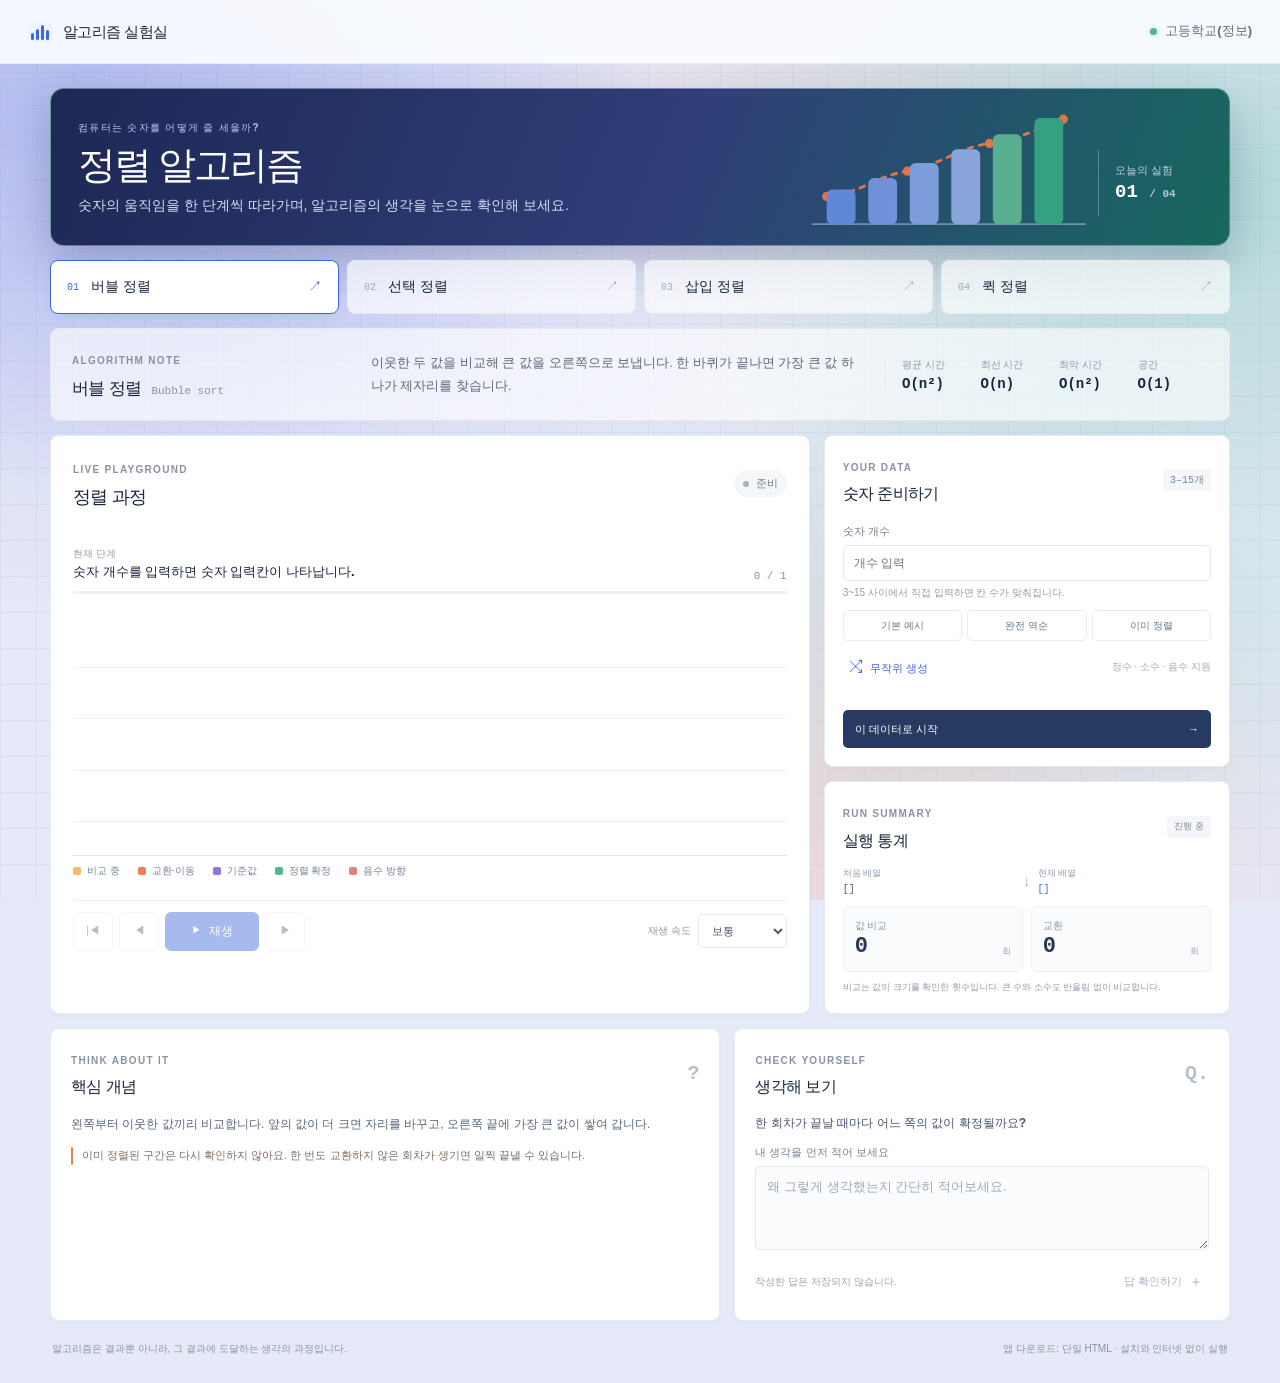
<file: sorting-algorithm-lab.html>
<!doctype html>
<html lang="ko">
<head>
  <meta charset="utf-8">
  <meta name="viewport" content="width=device-width, initial-scale=1">
  <title>정렬 알고리즘</title>
  <style>
:root {
  font-family: "Manrope", "Noto Sans KR", sans-serif;
  color: #17243b;
  background: #f3f5f7;
  font-synthesis: none;
  text-rendering: optimizeLegibility;
  --ink: #17243b;
  --muted: #778195;
  --line: #e7eaf0;
  --paper: #fff;
  --blue: #3d67dd;
  --blue-soft: #eaf0ff;
  --orange: #ef8052;
  --orange-soft: #fff0e9;
  --green: #319b79;
  --green-soft: #e6f5ef;
  --purple: #8b6bd8;
}

* { box-sizing: border-box; }
body { position: relative; isolation: isolate; margin: 0; min-width: 320px; background-color: #e6e9f7; background-image: radial-gradient(ellipse at 6% 11%, rgba(94, 111, 224, .34), transparent 34%), radial-gradient(ellipse at 95% 22%, rgba(55, 177, 139, .3), transparent 34%), radial-gradient(ellipse at 68% 94%, rgba(244, 143, 115, .2), transparent 40%), linear-gradient(rgba(67, 82, 155, .055) 1px, transparent 1px), linear-gradient(90deg, rgba(67, 82, 155, .055) 1px, transparent 1px); background-size: auto, auto, auto, 36px 36px, 36px 36px; background-attachment: fixed; font-size: 15px; line-height: 1.55; }
body::before { position: fixed; z-index: -1; inset: -12%; background: radial-gradient(ellipse at 24% 35%, rgba(114, 126, 237, .18), transparent 34%), radial-gradient(ellipse at 76% 62%, rgba(71, 197, 151, .16), transparent 32%), radial-gradient(ellipse at 61% 12%, rgba(251, 151, 124, .1), transparent 27%); content: ""; pointer-events: none; animation: ambient-drift 24s ease-in-out infinite alternate; }
button, select, input { font: inherit; }
button { color: inherit; }
button:focus-visible, select:focus-visible, input:focus-visible, a:focus-visible { outline: 3px solid #7797ff; outline-offset: 3px; }
.topbar { height: 64px; display: flex; align-items: center; justify-content: space-between; padding: 0 max(28px, calc((100vw - 1240px) / 2)); background: rgba(250, 252, 255, .92); border-bottom: 1px solid #e4eaf3; }
.topbar-actions { display: flex; align-items: center; gap: 18px; }
.download-button { min-height: 40px; display: inline-flex; align-items: center; gap: 7px; padding: 0 12px; border: 1px solid #dce4f7; border-radius: 6px; color: #3158c3; background: #f7f9ff; cursor: pointer; font-size: 12px; font-weight: 700; }
.download-button:hover { border-color: #9eb1ee; background: #edf2ff; }
.download-button svg { width: 16px; height: 16px; fill: none; stroke: currentColor; stroke-width: 1.7; stroke-linecap: round; stroke-linejoin: round; }
.download-status { position: fixed; right: 20px; bottom: 18px; z-index: 5; max-width: calc(100vw - 40px); margin: 0; padding: 10px 14px; border: 1px solid #dce4f7; border-radius: 7px; color: #29436f; background: #fff; box-shadow: 0 5px 20px #17243b18; font-size: 12px; }
.download-status:empty { display: none; }
.brand { display: inline-flex; align-items: center; gap: 11px; color: var(--ink); text-decoration: none; font-weight: 800; letter-spacing: -.04em; }
.brand-mark { display: flex; align-items: end; gap: 2px; height: 22px; padding: 3px; border-radius: 6px; background: #edf2ff; }
.brand-mark i { display: block; width: 3px; border-radius: 2px; background: var(--blue); }
.brand-mark i:nth-child(1) { height: 7px; }.brand-mark i:nth-child(2) { height: 11px; }.brand-mark i:nth-child(3) { height: 15px; }.brand-mark i:nth-child(4) { height: 10px; }
.class-label { display: inline-flex; align-items: center; gap: 8px; color: #606c80; font-size: 13px; font-weight: 700; }
.status-dot { width: 7px; height: 7px; border-radius: 50%; background: #48b68d; box-shadow: 0 0 0 3px #e6f5ef; }
.page-shell { width: min(1180px, calc(100% - 48px)); margin: 0 auto; }
.intro-row { position: relative; isolation: isolate; overflow: hidden; display: flex; justify-content: space-between; align-items: end; padding: 33px 27px 29px; margin: 24px 0 14px; border: 1px solid rgba(255,255,255,.36); border-radius: 14px; background: linear-gradient(112deg, #1d2855 0%, #303e79 53%, #17685f 100%); box-shadow: 0 18px 42px rgba(31,43,91,.24); }
.sort-art { position: absolute; z-index: -1; top: 50%; right: 130px; width: 300px; transform: translateY(-48%); opacity: .86; filter: saturate(1.25); animation: diagram-float 7s ease-in-out infinite; }
.sort-art svg { display: block; width: 100%; height: auto; }
.sort-art rect { transform-box: fill-box; transform-origin: center bottom; animation: bar-arrive .85s cubic-bezier(.2,.75,.25,1) both; }
.sort-art rect:nth-of-type(2) { animation-delay: .08s; }.sort-art rect:nth-of-type(3) { animation-delay: .16s; }.sort-art rect:nth-of-type(4) { animation-delay: .24s; }.sort-art rect:nth-of-type(5) { animation-delay: .32s; }.sort-art rect:nth-of-type(6) { animation-delay: .4s; }
.sort-art circle { transform-box: fill-box; transform-origin: center; animation: pivot-pulse 2.8s ease-in-out infinite; }.sort-art circle:nth-of-type(2) { animation-delay: .35s; }.sort-art circle:nth-of-type(3) { animation-delay: .7s; }.sort-art circle:nth-of-type(4) { animation-delay: 1.05s; }
.intro-row .eyebrow { color: #b8c8f5; }
.intro-row h1 { color: #fff; }
.intro-row .intro-copy { color: #d6def4; }
.intro-row .lesson-stamp { border-left-color: rgba(230,237,255,.28); color: #c2cce6; }
.intro-row .lesson-stamp strong { color: #fff; }
.intro-row .lesson-stamp small { color: #bbc7e3; }
.eyebrow, .section-kicker { margin: 0; color: #8892a3; font-size: 10px; line-height: 1.2; letter-spacing: .13em; font-weight: 800; }
h1 { margin: 9px 0 6px; font-size: clamp(27px, 3.2vw, 38px); line-height: 1.2; letter-spacing: -.055em; font-weight: 800; }
.intro-copy { margin: 0; color: #69758a; font-size: 14px; }
.lesson-stamp { display: grid; gap: 2px; min-width: 104px; padding: 12px 16px; border-left: 1px solid #dce1e9; color: #8b95a6; font-size: 11px; }
.lesson-stamp strong { color: var(--ink); font: 700 19px/1.2 "DM Mono", monospace; }.lesson-stamp small { color: #a1a9b6; font-size: 11px; }
.algorithm-tabs { display: grid; grid-template-columns: repeat(4, 1fr); gap: 8px; margin-bottom: 14px; }
.algorithm-tab { position: relative; min-height: 54px; display: flex; align-items: center; gap: 12px; padding: 0 16px; border: 1px solid #e6e9ef; border-radius: 8px; background: rgba(255,255,255,.66); cursor: pointer; text-align: left; font-size: 14px; font-weight: 700; transition: border-color .18s, background .18s, transform .18s; }
.algorithm-tab:hover { border-color: #b8c8f7; transform: translateY(-1px); }.algorithm-tab.is-active { border-color: #3d67dd; background: #fff; box-shadow: 0 3px 10px #243c7410; }
.tab-index { color: #a0a9b8; font: 500 10px "DM Mono", monospace; }.is-active .tab-index { color: var(--blue); }.tab-arrow { margin-left: auto; color: #a5adba; font-size: 14px; }.is-active .tab-arrow { color: var(--blue); }
.algorithm-overview { display: grid; grid-template-columns: minmax(190px, .9fr) minmax(280px, 1.6fr) minmax(240px, 1.05fr); gap: 22px; align-items: center; padding: 18px 21px; margin-bottom: 14px; border: 1px solid #e5e8ee; border-radius: 9px; background: rgba(255,255,255,.62); }
.overview-heading h2 { margin: 5px 0 0; font-size: 17px; letter-spacing: -.04em; }.overview-heading h2 span { padding-left: 6px; color: #8992a2; font: 500 11px "DM Mono", monospace; letter-spacing: 0; }
.overview-summary { margin: 0; color: #5d687b; font-size: 13px; line-height: 1.7; }.overview-meta { display: grid; grid-template-columns: repeat(4, 1fr); gap: 8px; padding-left: 16px; border-left: 1px solid var(--line); }.overview-meta div { display: grid; gap: 3px; }.overview-meta span { color: #8d96a5; font-size: 10px; }.overview-meta strong { font: 700 14px "DM Mono", monospace; }
.workspace-grid { display: grid; grid-template-columns: minmax(0, 1.72fr) minmax(300px, .92fr); gap: 14px; align-items: stretch; }
.panel { border: 1px solid #e7eaf0; border-radius: 9px; background: var(--paper); box-shadow: 0 2px 5px #17243b05; }
.visual-panel { padding: 20px 22px 17px; min-height: 482px; }.panel-heading { display: flex; align-items: center; justify-content: space-between; }.panel-heading h2 { margin: 5px 0 0; font-size: 18px; letter-spacing: -.04em; }.run-state { display: inline-flex; align-items: center; gap: 7px; padding: 5px 9px; border-radius: 20px; background: #f4f6f9; color: #778195; font-size: 11px; font-weight: 700; }.run-state span { width: 6px; height: 6px; border-radius: 50%; background: #a7b0bd; }.run-state.is-playing { color: #2c8e6e; background: var(--green-soft); }.run-state.is-playing span { background: var(--green); animation: pulse 1s infinite; }.run-state.is-done { color: #3d67dd; background: var(--blue-soft); }.run-state.is-done span { background: var(--blue); }
@keyframes pulse { 50% { box-shadow: 0 0 0 5px #319b7925; } }
@keyframes ambient-drift { from { transform: translate3d(-1.5%, -1%, 0) scale(1); } to { transform: translate3d(1.5%, 1%, 0) scale(1.04); } }
@keyframes diagram-float { 0%, 100% { transform: translateY(-48%); } 50% { transform: translateY(calc(-48% - 4px)); } }
@keyframes bar-arrive { from { transform: scaleY(.08); opacity: .35; } to { transform: scaleY(1); opacity: 1; } }
@keyframes pivot-pulse { 0%, 100% { transform: scale(1); opacity: .8; } 50% { transform: scale(1.45); opacity: 1; } }
.visual-caption { min-height: 50px; display: flex; align-items: end; justify-content: space-between; gap: 10px; margin-top: 20px; }.visual-caption div { display: grid; gap: 2px; }.step-label { color: #929baa; font-size: 10px; }.visual-caption strong { font-size: 13px; line-height: 1.45; }.step-count { flex: 0 0 auto; color: #8993a4; font: 500 11px "DM Mono", monospace; }
.progress-track { height: 3px; margin-top: 9px; overflow: hidden; border-radius: 4px; background: #edf0f4; }.progress-track span { display: block; width: 0; height: 100%; border-radius: inherit; background: var(--blue); transition: width .2s; }
.bar-chart { position: relative; height: 259px; display: flex; align-items: stretch; justify-content: center; gap: clamp(5px, 1.3vw, 14px); padding: 27px 10px 22px; margin-top: 3px; border-bottom: 1px solid #dfe4eb; background-image: repeating-linear-gradient(to bottom, transparent 0, transparent calc(25% - 1px), #eff1f5 calc(25% - 1px), #eff1f5 25%); background-size: 100% 80%; background-repeat: no-repeat; background-position: left 19px; }
.bar-chart.has-negative::after { position: absolute; top: 50%; right: 0; left: 0; border-top: 1px solid #cbd3df; content: ""; pointer-events: none; }
.bar-item { position: relative; width: min(58px, 10%); min-width: 20px; display: flex; flex-direction: column; justify-content: end; align-items: center; }.bar-value { position: absolute; bottom: calc(var(--bar-height) + 6px); color: #68758b; font: 500 11px "DM Mono", monospace; transition: bottom .25s; }.bar { position: relative; width: 100%; height: var(--bar-height); min-height: 8px; border-radius: 5px 5px 2px 2px; background: #9cb2ec; transition: height .25s, background .18s, transform .18s; }.bar-item.is-compare .bar { background: #f4bd69; }.bar-item.is-move .bar { background: #ef8052; }.bar-item.is-pivot .bar { background: #9274db; }.bar-item.is-fixed .bar { background: #58b590; }.bar-item.is-current .bar { box-shadow: 0 0 0 3px #ef80522c; transform: translateY(-2px); }.bar-index { position: absolute; bottom: -21px; color: #a1a9b7; font: 10px "DM Mono", monospace; }.bar-badge { position: absolute; top: -17px; padding: 1px 4px; border-radius: 3px; color: #805221; background: #fff0d8; font-size: 9px; font-weight: 800; white-space: nowrap; }.bar-badge.pivot-badge { color: #674da6; background: #efeaff; }.bar-badge.key-badge { color: #b14e2b; background: #fff0e9; }.pointer-markers { position: absolute; top: -34px; z-index: 1; display: flex; gap: 2px; }.pointer-markers span { padding: 1px 4px; border: 1px solid #dce4f7; border-radius: 3px; color: #435d9f; background: #f1f4fc; font: 700 8px "DM Mono", monospace; white-space: nowrap; }.pointer-markers span.pointer-right { color: #a25935; border-color: #f3dfd5; background: #fff3ed; }
.legend { display: flex; flex-wrap: wrap; gap: 10px 18px; padding: 7px 0 0; color: #758095; font-size: 10px; }.legend span { display: inline-flex; align-items: center; gap: 6px; }.legend-swatch { width: 8px; height: 8px; border-radius: 2px; }.swatch-compare { background: #f4bd69; }.swatch-move { background: #ef8052; }.swatch-pivot { background: #9274db; }.swatch-fixed { background: #58b590; }
.pointer-readout { min-height: 21px; padding-top: 7px; color: #7a8495; font-size: 10px; }.playback-controls { display: flex; justify-content: space-between; align-items: center; gap: 10px; padding-top: 11px; border-top: 1px solid #edf0f4; }.transport { display: flex; align-items: center; gap: 6px; }.icon-button, .play-button { min-width: 40px; height: 39px; display: inline-flex; align-items: center; justify-content: center; gap: 8px; border: 1px solid #e7eaf0; border-radius: 6px; background: #fff; cursor: pointer; }.icon-button { color: #617087; font-size: 11px; }.icon-button:hover { background: #f5f7fa; }.play-button { min-width: 94px; padding: 0 14px; border-color: var(--blue); color: #fff; background: var(--blue); font-size: 12px; font-weight: 700; }.play-button:hover { background: #3158c3; }.play-icon { font-size: 9px; }.speed-control { display: flex; align-items: center; gap: 7px; color: #8992a0; font-size: 10px; }.speed-control select { height: 34px; padding: 0 25px 0 9px; border: 1px solid #e7eaf0; border-radius: 5px; color: #4f5c72; background: #fff; font-size: 11px; }
.side-column { display: grid; grid-template-rows: auto 1fr; gap: 14px; }.data-panel, .stats-panel { padding: 18px; }.compact-heading h2 { font-size: 16px; }.tiny-tag { padding: 4px 7px; border-radius: 4px; color: #77849a; background: #f4f6f9; font: 10px "DM Mono", monospace; }.count-label { display: block; margin: 16px 0 5px; color: #727d8f; font-size: 11px; }.count-select { width: 100%; height: 36px; padding: 0 10px; border: 1px solid #e5e9ef; border-radius: 5px; color: #35435b; background: #fff; font-size: 12px; }.preset-row { display: grid; grid-template-columns: repeat(3, 1fr); gap: 5px; margin-top: 10px; }.preset-row button { min-height: 31px; padding: 4px 2px; border: 1px solid #e8ebf0; border-radius: 5px; color: #667287; background: #fff; cursor: pointer; font-size: 10px; }.preset-row button:hover { border-color: #b9c8f1; color: var(--blue); }.random-row { display: flex; justify-content: space-between; align-items: center; margin-top: 10px; }.random-button { min-height: 30px; padding: 2px 5px; border: 0; color: var(--blue); background: transparent; cursor: pointer; font-size: 11px; font-weight: 700; }.random-button span { margin-right: 4px; font-size: 15px; }.input-hint { color: #a0a8b5; font-size: 10px; }.number-inputs { display: grid; grid-template-columns: repeat(5, minmax(0, 1fr)); gap: 6px; margin-top: 7px; }.number-inputs input { width: 100%; min-width: 0; height: 35px; border: 1px solid #e8ebf0; border-radius: 5px; color: #293a57; background: #fbfcfd; text-align: center; font: 500 12px "DM Mono", monospace; }.number-inputs input:focus { border-color: #8ca5ed; background: #fff; }.number-inputs input[aria-invalid="true"] { border-color: #db5c52; background: #fff8f7; }.input-error { min-height: 16px; margin: 4px 0 2px; color: #c64e45; font-size: 10px; }.apply-button { width: 100%; height: 38px; display: flex; justify-content: space-between; align-items: center; padding: 0 12px; border: 0; border-radius: 5px; color: #fff; background: #263a62; cursor: pointer; font-size: 11px; font-weight: 700; }.apply-button:hover { background: #1c2e51; }
.count-hint { display: block; margin-top: 4px; color: #929baa; font-size: 10px; }
.count-select[aria-invalid="true"] { border-color: #db5c52; background: #fff8f7; }
.completion-badge { padding: 4px 7px; border-radius: 4px; color: #808a9a; background: #f4f6f9; font-size: 9px; font-weight: 700; }.completion-badge.complete { color: #2e8b6d; background: var(--green-soft); }.array-summary { display: grid; grid-template-columns: 1fr auto 1fr; align-items: center; gap: 7px; padding: 13px 0 11px; }.array-summary div { min-width: 0; display: grid; gap: 4px; }.array-summary div span { color: #929baa; font-size: 9px; }.array-summary strong { overflow: hidden; color: #46536a; font: 500 10px "DM Mono", monospace; text-overflow: ellipsis; white-space: nowrap; }.array-summary div:last-child strong { color: var(--blue); }.array-arrow { color: #aab2bf; font-size: 15px; }.metric-grid { display: grid; grid-template-columns: 1fr 1fr; gap: 8px; }.metric-card { min-height: 66px; display: grid; grid-template-columns: 1fr auto; align-content: center; padding: 9px 11px; border: 1px solid #edf0f4; border-radius: 6px; background: #fafbfd; }.metric-card span { grid-column: 1 / -1; color: #8a94a4; font-size: 10px; }.metric-card strong { color: #263855; font: 700 22px/1.25 "DM Mono", monospace; letter-spacing: -.06em; }.metric-card small { align-self: end; padding-bottom: 2px; color: #9da5b1; font-size: 9px; }.stats-note { margin: 9px 0 0; color: #9099a8; font-size: 9px; line-height: 1.5; }
.learning-grid { display: grid; grid-template-columns: 1.15fr .85fr; gap: 14px; margin-top: 14px; }.concept-panel, .question-panel { min-height: 190px; padding: 18px 20px; }.concept-mark, .question-number { color: #b5bfce; font: 700 20px "DM Mono", monospace; }.concept-panel > p { margin: 14px 0 12px; color: #59667a; font-size: 12px; line-height: 1.75; }.concept-callout { display: flex; gap: 9px; align-items: stretch; }.callout-line { flex: 0 0 2px; border-radius: 2px; background: var(--orange); }.concept-callout p { margin: 0; color: #7d6c61; font-size: 11px; line-height: 1.6; }.question-copy { margin: 14px 0 8px; color: #46546b; font-size: 12px; font-weight: 600; line-height: 1.65; }.answer-toggle { display: inline-flex; align-items: center; gap: 7px; min-height: 32px; padding: 0; border: 0; color: var(--blue); background: transparent; cursor: pointer; font-size: 11px; font-weight: 700; }.answer-toggle span { font-size: 14px; }.answer-copy { margin: 4px 0 0; color: #6a7587; font-size: 11px; line-height: 1.65; }.page-footer { display: flex; justify-content: space-between; gap: 12px; padding: 20px 2px 26px; color: #8a94a4; font-size: 10px; }.page-footer b { padding: 0 4px; color: #c0c6d0; }

@media (min-width: 1400px) { .page-shell { width: min(1180px, calc(100% - 80px)); } }
@media (max-width: 900px) { .page-shell { width: min(100% - 32px, 760px); }.algorithm-overview { grid-template-columns: 1fr 1.5fr; gap: 11px 18px; }.overview-meta { grid-column: 1 / -1; padding: 10px 0 0; border-top: 1px solid var(--line); border-left: 0; }.workspace-grid { grid-template-columns: minmax(0, 1fr) minmax(260px, .78fr); gap: 10px; }.visual-panel { padding: 17px; }.data-panel, .stats-panel { padding: 15px; }.legend { gap: 8px 11px; } }
@media (max-width: 680px) { .topbar { height: 56px; padding: 0 16px; }.page-shell { width: calc(100% - 28px); }.intro-row { padding: 28px 1px 19px; }.intro-copy { max-width: 410px; font-size: 12px; }.lesson-stamp { display: none; }.algorithm-tabs { grid-template-columns: repeat(2, 1fr); gap: 6px; }.algorithm-tab { min-height: 48px; padding: 0 11px; }.algorithm-overview { grid-template-columns: 1fr; gap: 9px; padding: 15px; }.overview-summary { font-size: 12px; }.overview-meta { grid-column: auto; padding-top: 9px; }.workspace-grid { grid-template-columns: 1fr; }.visual-panel { min-height: 0; }.bar-chart { height: 235px; gap: clamp(4px, 1.7vw, 11px); }.side-column { grid-template-columns: 1fr; grid-template-rows: auto auto; }.learning-grid { grid-template-columns: 1fr; }.concept-panel, .question-panel { min-height: auto; }.page-footer { font-size: 9px; } }
@media (max-width: 390px) { h1 { font-size: 25px; }.class-label { font-size: 11px; }.bar-chart { height: 205px; padding-right: 3px; padding-left: 3px; }.legend { gap: 7px 10px; font-size: 9px; }.playback-controls { align-items: flex-start; flex-direction: column; }.speed-control { align-self: end; }.number-inputs { grid-template-columns: repeat(4, minmax(0, 1fr)); } }
@media (prefers-reduced-motion: reduce) { *, *::before, *::after { scroll-behavior: auto !important; animation: none !important; transition-duration: .01ms !important; } }
.swatch-negative { background: #df827b; }
.bar-item.is-negative .bar { background: #df827b; }
.bar-chart.has-negative .bar-item { height: 100%; justify-content: flex-start; }
.bar-chart.has-negative .bar { position: absolute; bottom: 50%; }
.bar-chart.has-negative .bar-item.is-negative .bar { top: 50%; bottom: auto; border-radius: 2px 2px 5px 5px; }
.bar-chart.has-negative .bar-item.is-negative .bar-value { top: calc(50% + var(--bar-height) + 5px); bottom: auto; }
.key-in-hand { justify-self: start; padding: 2px 7px; border-radius: 4px; color: #a44d2a; background: #fff0e9; font-size: 10px; font-weight: 700; }
.key-in-hand[hidden] { display: none; }
.bar-item.is-hole .hole-bar { height: 22px; min-height: 0; border: 1px dashed #e58a61; border-radius: 4px; background: #fff8f4; }
.bar-item.is-hole .hole-label { position: absolute; bottom: 26px; color: #a66c52; font-size: 9px; white-space: nowrap; }
.bar-chart.has-negative .bar-item.is-hole .hole-bar { top: calc(50% - 11px); bottom: auto; }
.bar-chart.has-negative .bar-item.is-hole .hole-label { top: calc(50% - 28px); bottom: auto; }
.icon-button:disabled, .play-button:disabled { opacity: .45; cursor: not-allowed; }
@media (max-width: 680px) { .sort-art { display: none; } }
@media (min-width: 681px) and (max-width: 900px) { .sort-art { right: 96px; width: 190px; opacity: .32; } }
@media (max-width: 680px) { .intro-row { padding: 25px 18px 22px; } }
.student-answer-label { display: block; margin: 10px 0 5px; color: #758095; font-size: 11px; font-weight: 700; }
.student-answer { width: 100%; min-height: 76px; padding: 10px 11px; border: 1px solid #e4e8ef; border-radius: 6px; color: #35435b; background: #fbfcfe; font: 13px/1.6 "Noto Sans KR", sans-serif; resize: vertical; }
.student-answer::placeholder { color: #a1a9b7; }
.student-answer:focus { border-color: #91a8e9; background: #fff; outline: 2px solid #91a8e955; outline-offset: 1px; }
.answer-actions { display: flex; justify-content: space-between; align-items: center; gap: 8px; margin-top: 4px; }
.answer-privacy { color: #9aa3b1; font-size: 10px; }
.answer-toggle { min-height: 42px; padding: 0 6px; }
.answer-toggle:disabled { color: #aab2c0; cursor: not-allowed; }

  </style>
</head>
<body>
  <header class="topbar">
    <a class="brand" href="#top" aria-label="정렬 알고리즘 실험실 첫 화면">
      <span class="brand-mark" aria-hidden="true"><i></i><i></i><i></i><i></i></span>
      <span>알고리즘 실험실</span>
    </a>
    <div class="topbar-actions">
      <span class="class-label"><span class="status-dot"></span> 고등학교(정보)</span>
    </div>
  </header>

  <main id="top" class="page-shell">
    <section class="intro-row" aria-labelledby="page-title">
      <div>
        <p class="eyebrow">컴퓨터는 숫자를 어떻게 줄 세울까?</p>
        <h1 id="page-title">정렬 알고리즘</h1>
        <p class="intro-copy">숫자의 움직임을 한 단계씩 따라가며, 알고리즘의 생각을 눈으로 확인해 보세요.</p>
      </div>
      <div class="sort-art" aria-hidden="true">
        <svg viewBox="0 0 260 130" fill="none" xmlns="http://www.w3.org/2000/svg">
          <path d="M12 112H248" stroke="#8497B6" stroke-width="1.5" stroke-linecap="round"/>
          <path d="M24 88C57 84 64 71 94 66C124 60 137 46 165 42C190 38 207 30 229 21" stroke="#EF8052" stroke-width="2.5" stroke-linecap="round" stroke-dasharray="4 6"/>
          <circle cx="24" cy="88" r="4" fill="#EF8052"/><circle cx="94" cy="66" r="4" fill="#EF8052"/><circle cx="165" cy="42" r="4" fill="#EF8052"/><circle cx="229" cy="21" r="4" fill="#EF8052"/>
          <rect x="24" y="82" width="25" height="30" rx="5" fill="#7292D9"/>
          <rect x="60" y="72" width="25" height="40" rx="5" fill="#829DDC"/>
          <rect x="96" y="59" width="25" height="53" rx="5" fill="#91A9E0"/>
          <rect x="132" y="47" width="25" height="65" rx="5" fill="#A0B3E3"/>
          <rect x="168" y="34" width="25" height="78" rx="5" fill="#72B99A"/>
          <rect x="204" y="20" width="25" height="92" rx="5" fill="#4CA887"/>
        </svg>
      </div>
      <div class="lesson-stamp"><span>오늘의 실험</span><strong>01 <small>/ 04</small></strong></div>
    </section>

    <nav class="algorithm-tabs" aria-label="정렬 알고리즘 선택">
      <button class="algorithm-tab is-active" type="button" data-algorithm="bubble" aria-pressed="true"><span class="tab-index">01</span><span>버블 정렬</span><span class="tab-arrow" aria-hidden="true">↗</span></button>
      <button class="algorithm-tab" type="button" data-algorithm="selection" aria-pressed="false"><span class="tab-index">02</span><span>선택 정렬</span><span class="tab-arrow" aria-hidden="true">↗</span></button>
      <button class="algorithm-tab" type="button" data-algorithm="insertion" aria-pressed="false"><span class="tab-index">03</span><span>삽입 정렬</span><span class="tab-arrow" aria-hidden="true">↗</span></button>
      <button class="algorithm-tab" type="button" data-algorithm="quick" aria-pressed="false"><span class="tab-index">04</span><span>퀵 정렬</span><span class="tab-arrow" aria-hidden="true">↗</span></button>
    </nav>

    <section class="algorithm-overview" aria-live="polite">
      <div class="overview-heading">
        <span class="section-kicker">ALGORITHM NOTE</span>
        <h2 id="algorithm-name">버블 정렬 <span>Bubble sort</span></h2>
      </div>
      <p id="algorithm-summary" class="overview-summary"></p>
      <div class="overview-meta">
        <div><span>평균 시간</span><strong id="average-complexity">O(n²)</strong></div>
        <div><span>최선 시간</span><strong id="best-complexity">O(n)</strong></div>
        <div><span>최악 시간</span><strong id="worst-complexity">O(n²)</strong></div>
        <div><span>공간</span><strong id="space-complexity">O(1)</strong></div>
      </div>
    </section>

    <div class="workspace-grid">
      <section class="visual-panel panel" aria-labelledby="visual-title">
        <div class="panel-heading">
          <div><span class="section-kicker">LIVE PLAYGROUND</span><h2 id="visual-title">정렬 과정</h2></div>
          <span class="run-state" id="run-state"><span></span> 준비</span>
        </div>
        <div class="visual-caption">
          <div><span class="step-label">현재 단계</span><strong id="step-description">데이터를 준비하고 다음을 눌러 시작하세요.</strong><span id="key-in-hand" class="key-in-hand" hidden></span></div>
          <span id="step-count" class="step-count">0 / 0</span>
        </div>
        <div class="progress-track" aria-hidden="true"><span id="progress-fill"></span></div>
        <div id="bar-chart" class="bar-chart" role="img" aria-label="정렬 전 숫자 막대그래프"></div>
        <div class="legend" aria-label="막대 색상 범례">
          <span><i class="legend-swatch swatch-compare"></i>비교 중</span>
          <span><i class="legend-swatch swatch-move"></i>교환·이동</span>
          <span><i class="legend-swatch swatch-pivot"></i>기준값</span>
          <span><i class="legend-swatch swatch-fixed"></i>정렬 확정</span>
          <span><i class="legend-swatch swatch-negative"></i>음수 방향</span>
        </div>
        <div class="pointer-readout" id="pointer-readout" aria-live="polite"></div>
        <div class="playback-controls">
          <div class="transport" aria-label="단계 이동">
            <button id="first-button" class="icon-button" type="button" aria-label="처음으로" title="처음으로"><span aria-hidden="true">|◀</span></button>
            <button id="previous-button" class="icon-button" type="button" aria-label="이전 단계" title="이전"><span aria-hidden="true">◀</span></button>
            <button id="play-button" class="play-button" type="button"><span class="play-icon" aria-hidden="true">▶</span><span id="play-label">재생</span></button>
            <button id="next-button" class="icon-button" type="button" aria-label="다음 단계" title="다음"><span aria-hidden="true">▶</span></button>
          </div>
          <label class="speed-control" for="speed-select"><span>재생 속도</span><select id="speed-select"><option value="1200">느리게</option><option value="700" selected>보통</option><option value="300">빠르게</option></select></label>
        </div>
      </section>

      <aside class="side-column">
        <section class="data-panel panel" aria-labelledby="data-title">
          <div class="panel-heading compact-heading"><div><span class="section-kicker">YOUR DATA</span><h2 id="data-title">숫자 준비하기</h2></div><span class="tiny-tag">3–15개</span></div>
          <label class="count-label" for="count-select">숫자 개수</label>
          <input id="count-select" class="count-select" type="number" min="3" max="15" step="1" placeholder="개수 입력" inputmode="numeric" required aria-describedby="count-hint">
          <span id="count-hint" class="count-hint">3~15 사이에서 직접 입력하면 칸 수가 맞춰집니다.</span>
          <div class="preset-row" aria-label="데이터 예시">
            <button type="button" data-preset="example">기본 예시</button>
            <button type="button" data-preset="reverse">완전 역순</button>
            <button type="button" data-preset="sorted">이미 정렬</button>
          </div>
          <div class="random-row"><button type="button" id="random-button" class="random-button"><span aria-hidden="true">⤨</span> 무작위 생성</button><span class="input-hint">정수 · 소수 · 음수 지원</span></div>
          <div id="number-inputs" class="number-inputs" aria-label="정렬할 숫자 입력"></div>
          <p id="input-error" class="input-error" role="alert"></p>
          <button type="button" id="apply-button" class="apply-button">이 데이터로 시작 <span aria-hidden="true">→</span></button>
        </section>

        <section class="stats-panel panel" aria-labelledby="stats-title">
          <div class="panel-heading compact-heading"><div><span class="section-kicker">RUN SUMMARY</span><h2 id="stats-title">실행 통계</h2></div><span id="completion-badge" class="completion-badge">진행 전</span></div>
          <div class="array-summary"><div><span>처음 배열</span><strong id="initial-array">—</strong></div><span class="array-arrow" aria-hidden="true">↓</span><div><span>현재 배열</span><strong id="current-array">—</strong></div></div>
          <div class="metric-grid">
            <div class="metric-card"><span>값 비교</span><strong id="comparison-count">0</strong><small>회</small></div>
            <div class="metric-card"><span id="movement-label">교환</span><strong id="movement-count">0</strong><small>회</small></div>
          </div>
          <p class="stats-note" id="stats-note">비교는 값의 크기를 확인한 횟수입니다. 큰 수와 소수도 반올림 없이 비교합니다.</p>
        </section>
      </aside>
    </div>

    <section class="learning-grid">
      <article class="concept-panel panel">
        <div class="panel-heading compact-heading"><div><span class="section-kicker">THINK ABOUT IT</span><h2>핵심 개념</h2></div><span class="concept-mark" aria-hidden="true">?</span></div>
        <p id="concept-copy"></p>
        <div class="concept-callout"><span class="callout-line"></span><p id="teaching-tip"></p></div>
      </article>
      <article class="question-panel panel">
        <div class="panel-heading compact-heading"><div><span class="section-kicker">CHECK YOURSELF</span><h2>생각해 보기</h2></div><span class="question-number">Q.</span></div>
        <p id="question-copy" class="question-copy"></p>
        <label class="student-answer-label" for="student-answer">내 생각을 먼저 적어 보세요</label>
        <textarea id="student-answer" class="student-answer" rows="3" maxlength="500" placeholder="왜 그렇게 생각했는지 간단히 적어보세요."></textarea>
        <div class="answer-actions">
          <span class="answer-privacy">작성한 답은 저장되지 않습니다.</span>
          <button id="answer-toggle" class="answer-toggle" type="button" aria-expanded="false" aria-controls="answer-copy" disabled>답 확인하기 <span aria-hidden="true">＋</span></button>
        </div>
        <p id="answer-copy" class="answer-copy" hidden></p>
      </article>
    </section>

    <footer class="page-footer"><span>알고리즘은 결과뿐 아니라, 그 결과에 도달하는 생각의 과정입니다.</span><span id="download-help">앱 다운로드: 단일 HTML · 설치와 인터넷 없이 실행</span></footer>
  </main>
  <script>
const algorithms = {
  bubble: {
    name: "버블 정렬", english: "Bubble sort", average: "O(n²)", best: "O(n)", worst: "O(n²)", space: "O(1)", movement: "교환",
    summary: "이웃한 두 값을 비교해 큰 값을 오른쪽으로 보냅니다. 한 바퀴가 끝나면 가장 큰 값 하나가 제자리를 찾습니다.",
    concept: "왼쪽부터 이웃한 값끼리 비교합니다. 앞의 값이 더 크면 자리를 바꾸고, 오른쪽 끝에 가장 큰 값이 쌓여 갑니다.",
    tip: "이미 정렬된 구간은 다시 확인하지 않아요. 한 번도 교환하지 않은 회차가 생기면 일찍 끝낼 수 있습니다.",
    question: "한 회차가 끝날 때마다 어느 쪽의 값이 확정될까요?", answer: "오른쪽 끝의 값이 확정됩니다. 그 회차에서 가장 큰 값을 이웃과 계속 바꾸어 맨 오른쪽까지 보냈기 때문입니다."
  },
  selection: {
    name: "선택 정렬", english: "Selection sort", average: "O(n²)", best: "O(n²)", worst: "O(n²)", space: "O(1)", movement: "교환",
    summary: "아직 정렬되지 않은 구간에서 가장 작은 값을 찾아 맨 앞 값과 한 번 바꿉니다.",
    concept: "정렬된 구간과 아직 정렬되지 않은 구간을 나눕니다. 남은 구간에서 최솟값을 찾고, 정렬 구간 바로 다음 칸으로 가져옵니다.",
    tip: "입력 상태와 관계없이 최솟값을 찾기 위해 남은 값을 모두 살펴봅니다. 교환 횟수는 많아도 한 회차에 한 번입니다.",
    question: "이미 정렬된 숫자에 선택 정렬을 적용해도 비교가 필요한 이유는 무엇일까요?", answer: "남은 구간의 다른 값이 더 작지 않다는 것을 확인해야 최솟값이라고 결정할 수 있기 때문입니다."
  },
  insertion: {
    name: "삽입 정렬", english: "Insertion sort", average: "O(n²)", best: "O(n)", worst: "O(n²)", space: "O(1)", movement: "이동",
    summary: "정렬된 왼쪽 구간에 다음 숫자를 꺼내 알맞은 자리를 만들고 끼워 넣습니다.",
    concept: "왼쪽은 늘 정렬되어 있다고 생각합니다. 새 숫자보다 큰 값들을 오른쪽으로 한 칸씩 밀고, 빈자리에 새 숫자를 넣습니다.",
    tip: "이 실습에서는 삽입값을 빈 칸에 놓는 동작은 세지 않고, 정렬된 구간의 큰 값을 오른쪽으로 한 칸씩 민 횟수만 이동으로 셉니다.",
    question: "숫자가 이미 오름차순이면 삽입 정렬은 왜 빠르게 끝날까요?", answer: "매번 꺼낸 값이 정렬 구간의 마지막 값보다 크거나 같아서, 오른쪽으로 미는 이동 없이 바로 자리에 남기 때문입니다."
  },
  quick: {
    name: "퀵 정렬", english: "Quick sort · Pivot partition", average: "O(n log n)", best: "O(n log n)", worst: "O(n²)", space: "O(log n)", movement: "교환",
    summary: "각 구간의 첫 숫자를 기준값(Pivot)으로 고릅니다. 작은 값과 큰 값을 나눈 뒤 Pivot을 제자리에 놓고, 양쪽 구간을 다시 정렬합니다.",
    concept: "왼쪽 포인터는 Pivot 이하의 값을 지나가고, 오른쪽 포인터는 Pivot보다 큰 값을 지나갑니다. 두 포인터가 멈춘 값을 교환하고, 교차하면 Pivot을 확정 위치에 놓습니다.",
    tip: "각 구간의 첫 원소를 Pivot으로 선택합니다. 값을 교환하면 두 포인터를 안쪽으로 한 칸씩 옮겨, 이미 확인한 칸은 다시 비교하지 않습니다.",
    question: "한 구간의 분할이 끝나면 Pivot은 어떻게 될까요?", answer: "Pivot은 작은 값 구간과 큰 값 구간 사이의 최종 위치에 놓입니다. 그 위치는 확정되며, Pivot을 제외한 왼쪽·오른쪽 구간을 재귀적으로 정렬합니다."
  }
};

const exampleData = ["8", "3", "6", "1", "9", "4", "2"];
function parseNumber(raw) {
  const text = String(raw).trim();
  const match = /^([+-]?)(?:(\d+)(?:\.(\d*))?|\.(\d+))(?:[eE]([+-]?\d+))?$/.exec(text);
  if (!match) return null;
  const fraction = match[3] ?? match[4] ?? "";
  let digits = `${match[2] ?? "0"}${fraction}`.replace(/^0+/, "");
  if (!digits) return { raw: text, sign: 0, digits: "0", exponent: 0n };
  let exponent = BigInt(match[5] || "0") - BigInt(fraction.length);
  while (digits.endsWith("0")) {
    digits = digits.slice(0, -1);
    exponent += 1n;
  }
  return { raw: text, sign: match[1] === "-" ? -1 : 1, digits, exponent };
}

function compareMagnitude(left, right) {
  const leftOrder = BigInt(left.digits.length) + left.exponent;
  const rightOrder = BigInt(right.digits.length) + right.exponent;
  if (leftOrder !== rightOrder) return leftOrder < rightOrder ? -1 : 1;
  const width = Math.max(left.digits.length, right.digits.length);
  const leftDigits = left.digits.padEnd(width, "0");
  const rightDigits = right.digits.padEnd(width, "0");
  return leftDigits === rightDigits ? 0 : leftDigits < rightDigits ? -1 : 1;
}

function compareNumbers(left, right) {
  if (left.sign !== right.sign) return left.sign < right.sign ? -1 : 1;
  if (left.sign === 0) return 0;
  return compareMagnitude(left, right) * left.sign;
}

function compactNumber(value) {
  if (value.raw.length <= 8) return value.raw;
  if (value.sign === 0) return "0";
  const order = BigInt(value.digits.length) + value.exponent - 1n;
  const fraction = value.digits.slice(1, 4);
  return `${value.sign < 0 ? "-" : ""}${value.digits[0]}${fraction ? `.${fraction}` : ""}e${order}`;
}

function magnitudeRatio(value, largest) {
  if (value.sign === 0 || !largest) return 0;
  const valueOrder = BigInt(value.digits.length) + value.exponent;
  const largestOrder = BigInt(largest.digits.length) + largest.exponent;
  const difference = valueOrder - largestOrder;
  if (difference < -12n) return 0;
  const valueSignificand = Number(`0.${value.digits.slice(0, 15)}`);
  const largestSignificand = Number(`0.${largest.digits.slice(0, 15)}`);
  return valueSignificand / largestSignificand * 10 ** Number(difference);
}

const els = {
  tabs: [...document.querySelectorAll(".algorithm-tab")],
  count: document.querySelector("#count-select"), inputs: document.querySelector("#number-inputs"), error: document.querySelector("#input-error"),
  chart: document.querySelector("#bar-chart"), state: document.querySelector("#run-state"), stepDescription: document.querySelector("#step-description"), keyInHand: document.querySelector("#key-in-hand"),
  stepCount: document.querySelector("#step-count"), progress: document.querySelector("#progress-fill"), pointers: document.querySelector("#pointer-readout"),
  comparison: document.querySelector("#comparison-count"), movement: document.querySelector("#movement-count"), movementLabel: document.querySelector("#movement-label"),
  initial: document.querySelector("#initial-array"), current: document.querySelector("#current-array"), completion: document.querySelector("#completion-badge")
};
let algorithm = "bubble";
let timeline = [];
let frame = 0;
let timer = null;
let values = [];

function readDataCount() {
  const count = Number(els.count.value);
  const valid = els.count.value.trim() !== "" && Number.isInteger(count) && count >= 3 && count <= 15;
  els.count.setAttribute("aria-invalid", String(!valid));
  if (!valid) {
    els.error.textContent = "숫자 개수는 3개부터 15개까지 정수로 입력해 주세요.";
    return null;
  }
  els.error.textContent = "";
  return count;
}

function buildInputs(nextValues) {
  els.count.value = String(nextValues.length);
  els.inputs.replaceChildren();
  nextValues.forEach((value, index) => {
    const input = document.createElement("input");
    input.type = "text";
    input.value = String(value);
    input.setAttribute("aria-label", `${index + 1}번째 숫자`);
    input.inputMode = "decimal";
    input.autocomplete = "off";
    els.inputs.append(input);
  });
}

function clearTimer() {
  if (timer !== null) window.clearInterval(timer);
  timer = null;
  els.state.classList.remove("is-playing");
  document.querySelector("#play-label").textContent = "재생";
  document.querySelector(".play-icon").textContent = "▶";
}

function createTimeline(inputValues) {
  let items = inputValues.map((raw, id) => ({ value: parseNumber(raw), id }));
  const initial = [...items];
  let comparisons = 0;
  let movements = 0;
  const fixed = new Set();
  const events = [];
  const record = (type, description, extra = {}) => {
    events.push({
      type, description, values: items.map(item => item?.value.raw ?? null), numbers: items.map(item => item?.value ?? null), ids: items.map(item => item?.id ?? null),
      comparisons, movements, fixed: [...fixed], ...extra
    });
  };
  record("start", inputValues.length ? "데이터가 준비됐어요. 다음을 눌러 비교를 시작하세요." : "숫자 개수를 입력하면 숫자 입력칸이 나타납니다.", { active: [], pointers: null, pivotId: null, keyId: null });

  if (algorithm === "bubble") {
    let end = items.length - 1;
    while (end > 0) {
      let swapped = false;
      for (let i = 0; i < end; i += 1) {
        comparisons += 1;
        record("compare", `${items[i].value.raw}와 ${items[i + 1].value.raw}을(를) 비교합니다.`, { active: [i, i + 1], pointers: null, pivotId: null, keyId: null });
        if (compareNumbers(items[i].value, items[i + 1].value) > 0) {
          [items[i], items[i + 1]] = [items[i + 1], items[i]];
          movements += 1;
          swapped = true;
          record("swap", `${items[i].value.raw}과 ${items[i + 1].value.raw}의 자리를 바꿉니다.`, { active: [i, i + 1], pointers: null, pivotId: null, keyId: null });
        }
      }
      fixed.add(end);
      if (!swapped) for (let i = 0; i < end; i += 1) fixed.add(i);
      record("pass", swapped ? `회차가 끝났어요. 오른쪽 ${items[end].value.raw}의 자리가 확정됐습니다.` : "교환이 없어요. 전체 데이터가 이미 정렬되어 있어 마칩니다.", { active: [], pointers: null, pivotId: null, keyId: null, passEnd: end });
      if (!swapped) break;
      end -= 1;
    }
    if (items.length === 1) fixed.add(0);
  } else if (algorithm === "selection") {
    for (let start = 0; start < items.length - 1; start += 1) {
      let min = start;
      record("select", `정렬되지 않은 구간에서 최솟값을 찾습니다. 현재 후보는 ${items[min].value.raw}입니다.`, { active: [min], minIndex: min, pointers: null, pivotId: null, keyId: null, range: [start, items.length - 1] });
      for (let j = start + 1; j < items.length; j += 1) {
        comparisons += 1;
        record("compare", `${items[j].value.raw}을(를) 현재 최솟값 후보 ${items[min].value.raw}과 비교합니다.`, { active: [j, min], minIndex: min, pointers: null, pivotId: null, keyId: null, range: [start, items.length - 1] });
        if (compareNumbers(items[j].value, items[min].value) < 0) {
          min = j;
          record("minimum", `${items[min].value.raw}이(가) 새로운 최솟값 후보입니다.`, { active: [min], minIndex: min, pointers: null, pivotId: null, keyId: null, range: [start, items.length - 1] });
        }
      }
      if (min !== start) {
        [items[start], items[min]] = [items[min], items[start]];
        movements += 1;
        record("swap", `${items[start].value.raw}과 ${items[min].value.raw}을(를) 교환합니다.`, { active: [start, min], minIndex: null, pointers: null, pivotId: null, keyId: null, range: [start, items.length - 1] });
      }
      fixed.add(start);
      record("lock", `${items[start].value.raw}의 위치가 확정됐습니다.`, { active: [start], minIndex: null, pointers: null, pivotId: null, keyId: null, range: [start, items.length - 1] });
    }
    fixed.add(items.length - 1);
    record("done", "마지막 숫자도 제자리에 있어요. 정렬이 끝났습니다.", { active: [], pointers: null, pivotId: null, keyId: null });
  } else if (algorithm === "insertion") {
    for (let i = 1; i < items.length; i += 1) {
      const key = items[i];
      let j = i - 1;
      items[i] = null;
      record("key", `${key.value.raw}을(를) 삽입할 값으로 골라 잠시 들고 있습니다.`, { active: [i], keyId: key.id, keyValue: key.value.raw, pointers: null, pivotId: null, range: [0, i] });
      while (j >= 0) {
        comparisons += 1;
        record("compare", `${items[j].value.raw}과 삽입할 값 ${key.value.raw}을(를) 비교합니다.`, { active: [j, i], keyId: key.id, keyValue: key.value.raw, pointers: { left: j, right: null }, pivotId: null, range: [0, i] });
        if (compareNumbers(items[j].value, key.value) <= 0) break;
        items[j + 1] = items[j];
        items[j] = null;
        movements += 1;
        fixed.clear();
        for (let index = 0; index < j; index += 1) fixed.add(index);
        record("shift", `${items[j + 1].value.raw}을(를) 오른쪽으로 한 칸 이동해 빈 칸을 만듭니다.`, { active: [j, j + 1], keyId: key.id, keyValue: key.value.raw, pointers: { left: j, right: j + 1 }, pivotId: null, range: [0, i] });
        j -= 1;
      }
      const destination = j + 1;
      items[destination] = key;
      fixed.clear();
      for (let index = 0; index <= i; index += 1) fixed.add(index);
      record("insert", `${key.value.raw}을(를) ${destination + 1}번째 빈 칸에 삽입합니다.`, { active: [destination], keyId: key.id, keyValue: key.value.raw, pointers: null, pivotId: null, range: [0, i] });
    }
    if (items.length === 1) fixed.add(0);
  } else {
    function partition(low, high) {
      const pivotItem = items[low];
      const pivotId = pivotItem.id;
      const pivotValue = pivotItem.value;
      let left = low + 1;
      let right = high;
      record("pivot", `구간 ${low + 1}–${high + 1}번째에서 첫 값 ${pivotValue.raw}을(를) Pivot으로 고릅니다.`, { active: [], pointers: { left, right }, pivotId, pivotValue: pivotValue.raw, range: [low, high] });
      while (true) {
        while (left <= high) {
          comparisons += 1;
          const leftFits = compareNumbers(items[left].value, pivotValue) <= 0;
          record("compare", `왼쪽 포인터: ${items[left].value.raw} ≤ Pivot ${pivotValue.raw}인지 확인합니다.`, { active: [left], pointers: { left, right }, pivotId, pivotValue: pivotValue.raw, range: [low, high] });
          if (!leftFits) break;
          left += 1;
        }
        while (right > low) {
          comparisons += 1;
          const rightIsLarge = compareNumbers(items[right].value, pivotValue) > 0;
          record("compare", `오른쪽 포인터: ${items[right].value.raw} > Pivot ${pivotValue.raw}인지 확인합니다.`, { active: [right], pointers: { left, right }, pivotId, pivotValue: pivotValue.raw, range: [low, high] });
          if (!rightIsLarge) break;
          right -= 1;
        }
        if (left >= right) {
          break;
        }
        const leftIndex = left;
        const rightIndex = right;
        [items[leftIndex], items[rightIndex]] = [items[rightIndex], items[leftIndex]];
        movements += 1;
        left += 1;
        right -= 1;
        record("swap", `왼쪽 ${items[rightIndex].value.raw}과 오른쪽 ${items[leftIndex].value.raw}을(를) 교환하고, 두 포인터를 안쪽으로 옮깁니다.`, { active: [leftIndex, rightIndex], pointers: { left, right }, pivotId, pivotValue: pivotValue.raw, range: [low, high] });
      }
      if (right !== low) {
        [items[low], items[right]] = [items[right], items[low]];
        movements += 1;
        record("swap", `Pivot ${pivotValue.raw}을(를) ${items[low].value.raw}과 교환해 제자리에 놓습니다.`, { active: [low, right], pointers: { left, right }, pivotId, pivotValue: pivotValue.raw, range: [low, high] });
      }
      fixed.add(right);
      record("partition", `분할이 끝났어요. Pivot ${pivotValue.raw}의 ${right + 1}번째 위치가 확정됐습니다.`, { active: [right], pointers: { left, right }, pivotId, pivotValue: pivotValue.raw, range: [low, high], boundary: right });
      return right;
    }
    function quickSort(low, high) {
      if (low >= high) {
        if (low === high) {
          fixed.add(low);
          record("lock", `${items[low].value.raw}은(는) 원소가 하나인 구간이라 위치가 확정됐습니다.`, { active: [low], pointers: null, pivotId: null, range: [low, high] });
        }
        return;
      }
      const boundary = partition(low, high);
      quickSort(low, boundary - 1);
      quickSort(boundary + 1, high);
    }
    quickSort(0, items.length - 1);
  }

  fixed.clear();
  for (let i = 0; i < items.length; i += 1) fixed.add(i);
  record("complete", "모든 숫자가 오름차순으로 정렬됐습니다.", { active: [], pointers: null, pivotId: null, keyId: null, range: null });
  return { initial: initial.map(item => item.value.raw), events };
}

function renderFrame() {
  const event = timeline[frame];
  if (!event) return;
  const presentNumbers = event.numbers.filter(Boolean);
  const positive = presentNumbers.filter(value => value.sign > 0);
  const negative = presentNumbers.filter(value => value.sign < 0).map(value => ({ ...value, sign: 1 }));
  const largestPositive = positive.reduce((largest, value) => !largest || compareMagnitude(value, largest) > 0 ? value : largest, null);
  const largestNegative = negative.reduce((largest, value) => !largest || compareMagnitude(value, largest) > 0 ? value : largest, null);
  els.chart.classList.toggle("has-negative", negative.length > 0);
  const active = new Set(event.active || []);
  const fixed = new Set(event.fixed || []);
  const moving = new Set(event.type === "swap" || event.type === "shift" ? event.active : []);
  const isComplete = event.type === "complete";
  const hasValues = event.values.length > 0;
  els.chart.replaceChildren();
  event.values.forEach((value, index) => {
    const numberValue = event.numbers[index];
    const item = document.createElement("div");
    item.className = "bar-item";
    if (!numberValue) item.classList.add("is-hole");
    if (numberValue?.sign < 0) item.classList.add("is-negative");
    if (active.has(index)) item.classList.add("is-compare");
    if (moving.has(index)) item.classList.add("is-move");
    if (fixed.has(index)) item.classList.add("is-fixed");
    if (event.ids[index] === event.pivotId) item.classList.add("is-pivot");
    const largest = numberValue?.sign < 0 ? largestNegative : largestPositive;
    const height = !numberValue || numberValue.sign === 0 ? 5 : Math.max(7, magnitudeRatio(numberValue, largest) * 76);
    item.style.setProperty("--bar-height", `${height}%`);
    const number = document.createElement("span");
    number.className = numberValue ? "bar-value" : "hole-label";
    number.textContent = numberValue ? compactNumber(numberValue) : "빈 칸";
    if (numberValue) number.title = value;
    const bar = document.createElement("div");
    bar.className = "bar";
    if (!numberValue) bar.classList.add("hole-bar");
    const indexLabel = document.createElement("span");
    indexLabel.className = "bar-index";
    indexLabel.textContent = String(index + 1);
    item.append(number, bar);
    if (event.ids[index] === event.pivotId) {
      const badge = document.createElement("span"); badge.className = "bar-badge pivot-badge"; badge.textContent = "Pivot"; item.append(badge);
    } else if (event.minIndex === index) {
      const badge = document.createElement("span"); badge.className = "bar-badge"; badge.textContent = "최솟값"; item.append(badge);
    }
    if (event.pointers && algorithm === "quick" && (event.pointers.left === index || event.pointers.right === index)) {
      const markers = document.createElement("span");
      markers.className = "pointer-markers";
      if (event.pointers.left === index) { const marker = document.createElement("span"); marker.textContent = "L"; markers.append(marker); }
      if (event.pointers.right === index) { const marker = document.createElement("span"); marker.className = "pointer-right"; marker.textContent = "R"; markers.append(marker); }
      item.append(markers);
    }
    item.append(indexLabel);
    els.chart.append(item);
  });
  const visibleValues = event.values.map(value => value ?? "빈 칸");
  els.chart.setAttribute("aria-label", `현재 배열 ${visibleValues.join(", ")}`);
  els.keyInHand.hidden = event.keyValue === undefined;
  els.keyInHand.textContent = event.keyValue === undefined ? "" : `들고 있는 삽입값 ${event.keyValue}`;
  els.stepDescription.textContent = event.description;
  els.stepCount.textContent = `${frame} / ${timeline.length - 1}`;
  els.progress.style.width = `${timeline.length <= 1 ? 100 : frame / (timeline.length - 1) * 100}%`;
  els.comparison.textContent = String(event.comparisons);
  els.movement.textContent = String(event.movements);
  els.current.textContent = `[${visibleValues.join(", ")}]`;
  els.completion.textContent = isComplete ? "정렬 완료" : "진행 중";
  els.completion.classList.toggle("complete", isComplete);
  els.state.classList.toggle("is-done", isComplete);
  els.state.querySelector("span").style.background = "";
  els.state.lastChild.textContent = isComplete ? " 완료" : els.state.classList.contains("is-playing") ? " 재생 중" : " 준비";
  document.querySelector("#first-button").disabled = !hasValues || frame === 0;
  document.querySelector("#previous-button").disabled = !hasValues || frame === 0;
  document.querySelector("#next-button").disabled = !hasValues || frame === timeline.length - 1;
  document.querySelector("#play-button").disabled = !hasValues;
  const pointerParts = [];
  if (event.pivotValue !== undefined && event.range) pointerParts.push(`구간 ${event.range[0] + 1}–${event.range[1] + 1}`);
  if (event.pointers && algorithm === "quick") pointerParts.push(`왼쪽 L=${event.pointers.left + 1} · 오른쪽 R=${event.pointers.right + 1}번째`);
  if (event.pointers && algorithm === "insertion") pointerParts.push(`비교 위치 ${event.pointers.left + 1} · 이동 위치 ${event.pointers.right + 1}`);
  if (event.minIndex !== undefined && event.minIndex !== null) pointerParts.push(`최솟값 후보: ${event.values[event.minIndex]}`);
  if (event.keyValue !== undefined) pointerParts.push(`삽입할 값: ${event.keyValue}`);
  if (event.passEnd !== undefined) pointerParts.push(`이번 회차에서 오른쪽 ${event.passEnd + 1}번째 확정`);
  if (event.boundary !== undefined) pointerParts.push(`Pivot 확정 위치: ${event.boundary + 1}번째`);
  els.pointers.textContent = pointerParts.join("   ·   ");
}

function startRun(nextValues = values) {
  clearTimer();
  values = nextValues.map(value => String(value).trim());
  const result = createTimeline(values);
  timeline = result.events;
  frame = 0;
  els.initial.textContent = `[${result.initial.join(", ")}]`;
  els.movementLabel.textContent = algorithms[algorithm].movement;
  els.error.textContent = "";
  renderFrame();
}

function changeAlgorithm(nextAlgorithm) {
  algorithm = nextAlgorithm;
  els.tabs.forEach(tab => {
    const selected = tab.dataset.algorithm === algorithm;
    tab.classList.toggle("is-active", selected);
    tab.setAttribute("aria-pressed", String(selected));
  });
  const info = algorithms[algorithm];
  document.querySelector("#algorithm-name").innerHTML = `${info.name} <span>${info.english}</span>`;
  document.querySelector("#algorithm-summary").textContent = info.summary;
  document.querySelector("#stats-note").textContent = algorithm === "insertion"
    ? "이동은 이미 정렬된 값들을 오른쪽으로 민 횟수입니다. 삽입값을 빈 칸에 놓는 동작은 세지 않습니다."
    : "비교는 값의 크기를 확인한 횟수입니다. 큰 수와 소수도 반올림 없이 비교합니다.";
  document.querySelector("#average-complexity").textContent = info.average;
  document.querySelector("#best-complexity").textContent = info.best;
  document.querySelector("#worst-complexity").textContent = info.worst;
  document.querySelector("#space-complexity").textContent = info.space;
  document.querySelector("#concept-copy").textContent = info.concept;
  document.querySelector("#teaching-tip").textContent = info.tip;
  document.querySelector("#question-copy").textContent = info.question;
  document.querySelector("#answer-copy").textContent = info.answer;
  document.querySelector("#answer-copy").hidden = true;
  document.querySelector("#student-answer").value = "";
  document.querySelector("#answer-toggle").setAttribute("aria-expanded", "false");
  document.querySelector("#answer-toggle").disabled = true;
  document.querySelector("#answer-toggle").innerHTML = '답 확인하기 <span aria-hidden="true">＋</span>';
  startRun(values);
}

function applyInputs() {
  const count = readDataCount();
  if (count === null) {
    clearTimer();
    renderFrame();
    return;
  }
  const inputs = [...els.inputs.querySelectorAll("input")];
  if (inputs.length !== count) {
    els.error.textContent = "숫자 개수를 입력하면 나타나는 칸에 정렬할 숫자를 입력해 주세요.";
    return;
  }
  let invalid = false;
  const next = inputs.map(input => {
    const number = parseNumber(input.value);
    const valid = number !== null;
    input.setAttribute("aria-invalid", String(!valid));
    if (!valid) invalid = true;
    return number?.raw ?? input.value;
  });
  if (invalid) {
    els.error.textContent = "각 칸에 숫자를 입력해 주세요. 예: -12, 3.14, 2e100, 123456789012345678901234567890";
    return;
  }
  startRun(next);
  document.querySelector("#play-button").click();
}

function setPreset(kind) {
  const count = kind === "example" ? exampleData.length : readDataCount();
  if (count === null) return;
  let preset;
  if (kind === "example") preset = [...exampleData];
  if (kind === "reverse") preset = Array.from({ length: count }, (_, index) => count - index);
  if (kind === "sorted") preset = Array.from({ length: count }, (_, index) => index + 1);
  values = preset;
  buildInputs(values);
  startRun(values);
}

function stepBy(amount) {
  clearTimer();
  frame = Math.max(0, Math.min(timeline.length - 1, frame + amount));
  renderFrame();
}

els.tabs.forEach(tab => tab.addEventListener("click", () => changeAlgorithm(tab.dataset.algorithm)));
els.count.addEventListener("change", () => {
  clearTimer();
  const count = readDataCount();
  if (count === null) { renderFrame(); return; }
  const currentInputs = [...els.inputs.querySelectorAll("input")].map(input => input.value);
  const next = Array.from({ length: count }, (_, index) => {
    if (index < currentInputs.length) return currentInputs[index];
    return "";
  });
  buildInputs(next);
  if (next.every(value => parseNumber(value))) startRun(next);
  else renderFrame();
});
document.querySelectorAll("[data-preset]").forEach(button => button.addEventListener("click", () => setPreset(button.dataset.preset)));
document.querySelector("#random-button").addEventListener("click", () => {
  const count = readDataCount();
  if (count === null) return;
  const next = Array.from({ length: count }, () => String(Math.floor(Math.random() * 2001) - 1000));
  buildInputs(next);
  startRun(next);
});
document.querySelector("#apply-button").addEventListener("click", applyInputs);
els.inputs.addEventListener("input", () => {
  els.error.textContent = "";
  els.inputs.querySelectorAll("input").forEach(input => input.removeAttribute("aria-invalid"));
});
document.querySelector("#first-button").addEventListener("click", () => { clearTimer(); frame = 0; renderFrame(); });
document.querySelector("#previous-button").addEventListener("click", () => stepBy(-1));
document.querySelector("#next-button").addEventListener("click", () => stepBy(1));
document.querySelector("#play-button").addEventListener("click", () => {
  if (timer !== null) {
    clearTimer();
    els.state.lastChild.textContent = " 일시정지";
    return;
  }
  if (frame >= timeline.length - 1) { frame = 0; renderFrame(); }
  els.state.classList.add("is-playing");
  els.state.lastChild.textContent = " 재생 중";
  document.querySelector("#play-label").textContent = "일시정지";
  document.querySelector(".play-icon").textContent = "Ⅱ";
  timer = window.setInterval(() => {
    if (frame >= timeline.length - 1) { clearTimer(); renderFrame(); return; }
    frame += 1;
    renderFrame();
    if (frame >= timeline.length - 1) clearTimer();
  }, Number(document.querySelector("#speed-select").value));
});
document.querySelector("#speed-select").addEventListener("change", () => {
  if (timer !== null) {
    clearTimer();
    document.querySelector("#play-button").click();
  }
});
document.querySelector("#student-answer").addEventListener("input", event => {
  const hasAnswer = event.currentTarget.value.trim().length > 0;
  const button = document.querySelector("#answer-toggle");
  button.disabled = !hasAnswer;
  if (!hasAnswer) {
    document.querySelector("#answer-copy").hidden = true;
    button.setAttribute("aria-expanded", "false");
    button.innerHTML = '답 확인하기 <span aria-hidden="true">＋</span>';
  }
});
document.querySelector("#answer-toggle").addEventListener("click", event => {
  if (!document.querySelector("#student-answer").value.trim()) return;
  const answer = document.querySelector("#answer-copy");
  const expanded = event.currentTarget.getAttribute("aria-expanded") === "true";
  answer.hidden = expanded;
  event.currentTarget.setAttribute("aria-expanded", String(!expanded));
  event.currentTarget.innerHTML = expanded ? '답 확인하기 <span aria-hidden="true">＋</span>' : '답 숨기기 <span aria-hidden="true">−</span>';
});


changeAlgorithm(algorithm);

  </script>
</body>
</html>
</file>
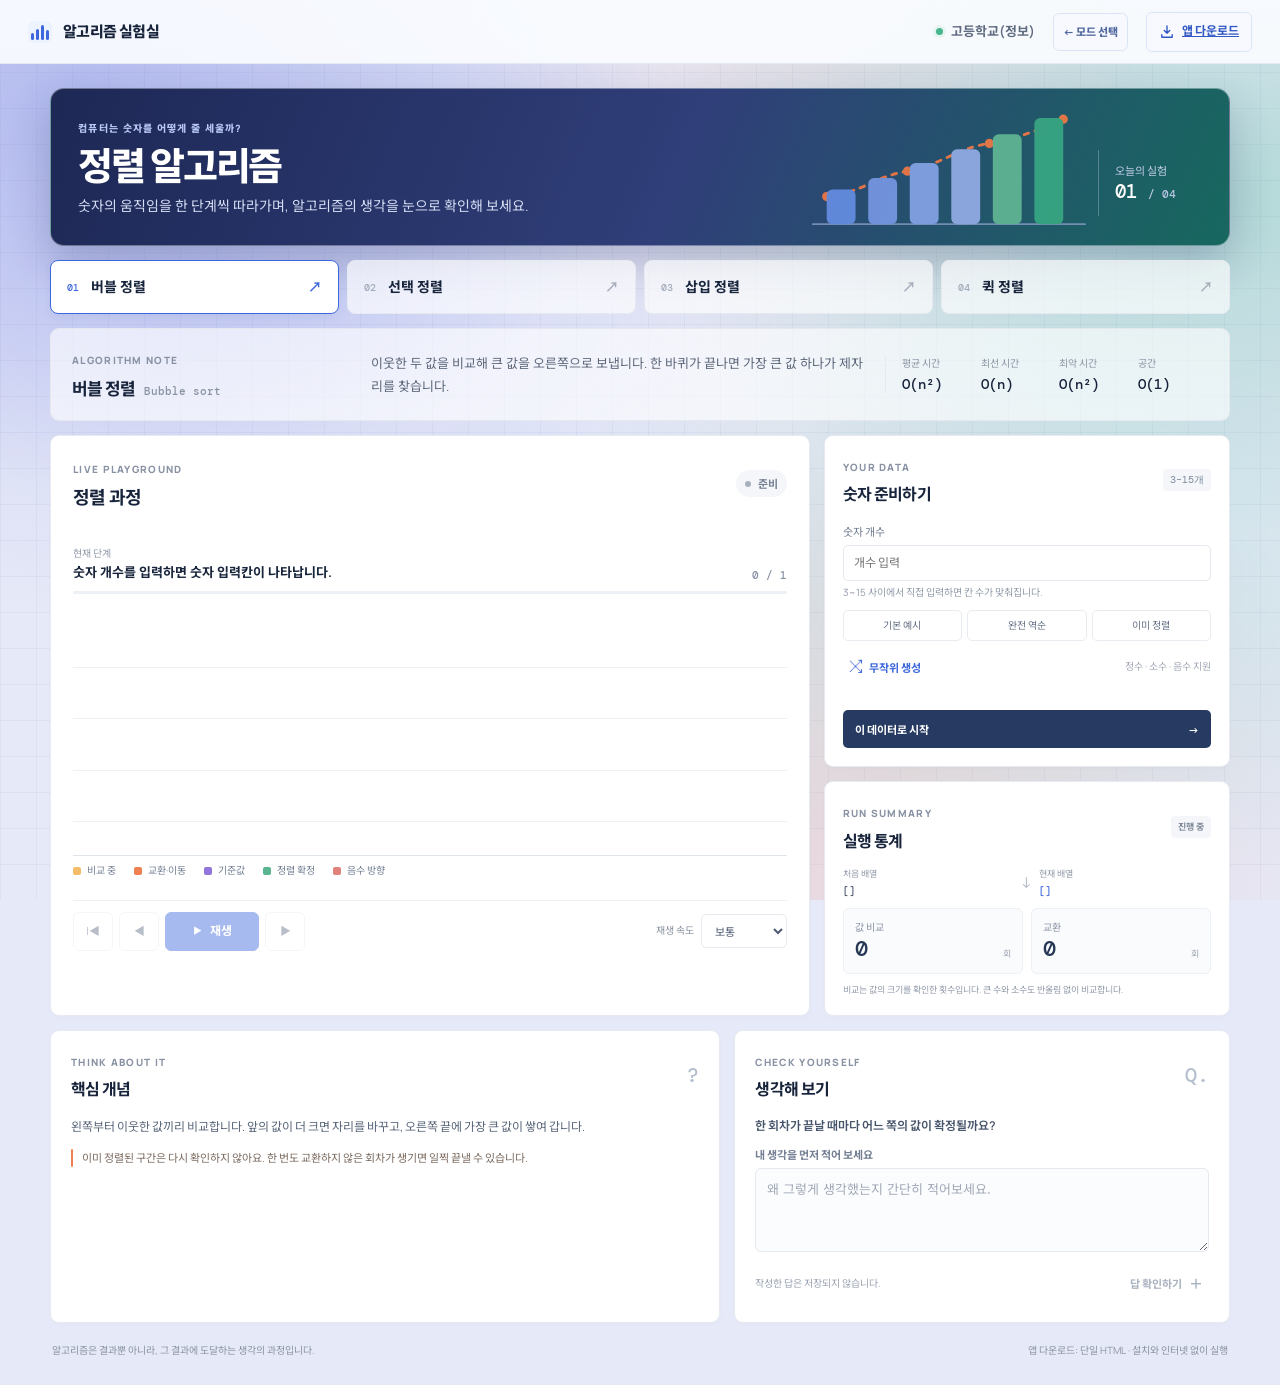
<file: visualizer.html>
<!doctype html>
<html lang="ko">
<head>
  <meta charset="utf-8">
  <meta name="viewport" content="width=device-width, initial-scale=1">
  <title>정렬 알고리즘</title>
  <link rel="preconnect" href="https://fonts.googleapis.com">
  <link rel="preconnect" href="https://fonts.gstatic.com" crossorigin>
  <link href="https://fonts.googleapis.com/css2?family=DM+Mono:wght@400;500&family=Manrope:wght@400;500;600;700;800&family=Noto+Sans+KR:wght@400;500;600;700;800&display=swap" rel="stylesheet">
  <link rel="stylesheet" href="styles.css">
  <script src="app.js" defer></script>
</head>
<body>
  <header class="topbar">
    <a class="brand" href="index.html" aria-label="학습 모드 선택으로 돌아가기">
      <span class="brand-mark" aria-hidden="true"><i></i><i></i><i></i><i></i></span>
      <span>알고리즘 실험실</span>
    </a>
    <div class="topbar-actions">
      <span class="class-label"><span class="status-dot"></span> 고등학교(정보)</span>
      <a class="mode-home-link" href="index.html">← 모드 선택</a>
      <a id="download-button" class="download-button" href="./sorting-algorithm-lab.html" download="numbers-line-up-mission.html" aria-describedby="download-help">
        <svg aria-hidden="true" viewBox="0 0 20 20"><path d="M10 2.5v9m0 0 3.4-3.4M10 11.5 6.6 8.1M3.5 13.2v3.3h13v-3.3"/></svg>
        앱 다운로드
      </a>
    </div>
  </header>

  <main id="top" class="page-shell">
    <section class="intro-row" aria-labelledby="page-title">
      <div>
        <p class="eyebrow">컴퓨터는 숫자를 어떻게 줄 세울까?</p>
        <h1 id="page-title">정렬 알고리즘</h1>
        <p class="intro-copy">숫자의 움직임을 한 단계씩 따라가며, 알고리즘의 생각을 눈으로 확인해 보세요.</p>
      </div>
      <div class="sort-art" aria-hidden="true">
        <svg viewBox="0 0 260 130" fill="none" xmlns="http://www.w3.org/2000/svg">
          <path d="M12 112H248" stroke="#8497B6" stroke-width="1.5" stroke-linecap="round"/>
          <path d="M24 88C57 84 64 71 94 66C124 60 137 46 165 42C190 38 207 30 229 21" stroke="#EF8052" stroke-width="2.5" stroke-linecap="round" stroke-dasharray="4 6"/>
          <circle cx="24" cy="88" r="4" fill="#EF8052"/><circle cx="94" cy="66" r="4" fill="#EF8052"/><circle cx="165" cy="42" r="4" fill="#EF8052"/><circle cx="229" cy="21" r="4" fill="#EF8052"/>
          <rect x="24" y="82" width="25" height="30" rx="5" fill="#7292D9"/>
          <rect x="60" y="72" width="25" height="40" rx="5" fill="#829DDC"/>
          <rect x="96" y="59" width="25" height="53" rx="5" fill="#91A9E0"/>
          <rect x="132" y="47" width="25" height="65" rx="5" fill="#A0B3E3"/>
          <rect x="168" y="34" width="25" height="78" rx="5" fill="#72B99A"/>
          <rect x="204" y="20" width="25" height="92" rx="5" fill="#4CA887"/>
        </svg>
      </div>
      <div class="lesson-stamp"><span>오늘의 실험</span><strong>01 <small>/ 04</small></strong></div>
    </section>

    <nav class="algorithm-tabs" aria-label="정렬 알고리즘 선택">
      <button class="algorithm-tab is-active" type="button" data-algorithm="bubble" aria-pressed="true"><span class="tab-index">01</span><span>버블 정렬</span><span class="tab-arrow" aria-hidden="true">↗</span></button>
      <button class="algorithm-tab" type="button" data-algorithm="selection" aria-pressed="false"><span class="tab-index">02</span><span>선택 정렬</span><span class="tab-arrow" aria-hidden="true">↗</span></button>
      <button class="algorithm-tab" type="button" data-algorithm="insertion" aria-pressed="false"><span class="tab-index">03</span><span>삽입 정렬</span><span class="tab-arrow" aria-hidden="true">↗</span></button>
      <button class="algorithm-tab" type="button" data-algorithm="quick" aria-pressed="false"><span class="tab-index">04</span><span>퀵 정렬</span><span class="tab-arrow" aria-hidden="true">↗</span></button>
    </nav>

    <section class="algorithm-overview" aria-live="polite">
      <div class="overview-heading">
        <span class="section-kicker">ALGORITHM NOTE</span>
        <h2 id="algorithm-name">버블 정렬 <span>Bubble sort</span></h2>
      </div>
      <p id="algorithm-summary" class="overview-summary"></p>
      <div class="overview-meta">
        <div><span>평균 시간</span><strong id="average-complexity">O(n²)</strong></div>
        <div><span>최선 시간</span><strong id="best-complexity">O(n)</strong></div>
        <div><span>최악 시간</span><strong id="worst-complexity">O(n²)</strong></div>
        <div><span>공간</span><strong id="space-complexity">O(1)</strong></div>
      </div>
    </section>

    <div class="workspace-grid">
      <section class="visual-panel panel" aria-labelledby="visual-title">
        <div class="panel-heading">
          <div><span class="section-kicker">LIVE PLAYGROUND</span><h2 id="visual-title">정렬 과정</h2></div>
          <span class="run-state" id="run-state"><span></span> 준비</span>
        </div>
        <div class="visual-caption">
          <div><span class="step-label">현재 단계</span><strong id="step-description">데이터를 준비하고 다음을 눌러 시작하세요.</strong><span id="key-in-hand" class="key-in-hand" hidden></span></div>
          <span id="step-count" class="step-count">0 / 0</span>
        </div>
        <div class="progress-track" aria-hidden="true"><span id="progress-fill"></span></div>
        <div id="bar-chart" class="bar-chart" role="img" aria-label="정렬 전 숫자 막대그래프"></div>
        <div class="legend" aria-label="막대 색상 범례">
          <span><i class="legend-swatch swatch-compare"></i>비교 중</span>
          <span><i class="legend-swatch swatch-move"></i>교환·이동</span>
          <span><i class="legend-swatch swatch-pivot"></i>기준값</span>
          <span><i class="legend-swatch swatch-fixed"></i>정렬 확정</span>
          <span><i class="legend-swatch swatch-negative"></i>음수 방향</span>
        </div>
        <div class="pointer-readout" id="pointer-readout" aria-live="polite"></div>
        <div class="playback-controls">
          <div class="transport" aria-label="단계 이동">
            <button id="first-button" class="icon-button" type="button" aria-label="처음으로" title="처음으로"><span aria-hidden="true">|◀</span></button>
            <button id="previous-button" class="icon-button" type="button" aria-label="이전 단계" title="이전"><span aria-hidden="true">◀</span></button>
            <button id="play-button" class="play-button" type="button"><span class="play-icon" aria-hidden="true">▶</span><span id="play-label">재생</span></button>
            <button id="next-button" class="icon-button" type="button" aria-label="다음 단계" title="다음"><span aria-hidden="true">▶</span></button>
          </div>
          <label class="speed-control" for="speed-select"><span>재생 속도</span><select id="speed-select"><option value="1200">느리게</option><option value="700" selected>보통</option><option value="300">빠르게</option></select></label>
        </div>
      </section>

      <aside class="side-column">
        <section class="data-panel panel" aria-labelledby="data-title">
          <div class="panel-heading compact-heading"><div><span class="section-kicker">YOUR DATA</span><h2 id="data-title">숫자 준비하기</h2></div><span class="tiny-tag">3–15개</span></div>
          <label class="count-label" for="count-select">숫자 개수</label>
          <input id="count-select" class="count-select" type="number" min="3" max="15" step="1" placeholder="개수 입력" inputmode="numeric" required aria-describedby="count-hint">
          <span id="count-hint" class="count-hint">3~15 사이에서 직접 입력하면 칸 수가 맞춰집니다.</span>
          <div class="preset-row" aria-label="데이터 예시">
            <button type="button" data-preset="example">기본 예시</button>
            <button type="button" data-preset="reverse">완전 역순</button>
            <button type="button" data-preset="sorted">이미 정렬</button>
          </div>
          <div class="random-row"><button type="button" id="random-button" class="random-button"><span aria-hidden="true">⤨</span> 무작위 생성</button><span class="input-hint">정수 · 소수 · 음수 지원</span></div>
          <div id="number-inputs" class="number-inputs" aria-label="정렬할 숫자 입력"></div>
          <p id="input-error" class="input-error" role="alert"></p>
          <button type="button" id="apply-button" class="apply-button">이 데이터로 시작 <span aria-hidden="true">→</span></button>
        </section>

        <section class="stats-panel panel" aria-labelledby="stats-title">
          <div class="panel-heading compact-heading"><div><span class="section-kicker">RUN SUMMARY</span><h2 id="stats-title">실행 통계</h2></div><span id="completion-badge" class="completion-badge">진행 전</span></div>
          <div class="array-summary"><div><span>처음 배열</span><strong id="initial-array">—</strong></div><span class="array-arrow" aria-hidden="true">↓</span><div><span>현재 배열</span><strong id="current-array">—</strong></div></div>
          <div class="metric-grid">
            <div class="metric-card"><span>값 비교</span><strong id="comparison-count">0</strong><small>회</small></div>
            <div class="metric-card"><span id="movement-label">교환</span><strong id="movement-count">0</strong><small>회</small></div>
          </div>
          <p class="stats-note" id="stats-note">비교는 값의 크기를 확인한 횟수입니다. 큰 수와 소수도 반올림 없이 비교합니다.</p>
        </section>
      </aside>
    </div>

    <section class="learning-grid">
      <article class="concept-panel panel">
        <div class="panel-heading compact-heading"><div><span class="section-kicker">THINK ABOUT IT</span><h2>핵심 개념</h2></div><span class="concept-mark" aria-hidden="true">?</span></div>
        <p id="concept-copy"></p>
        <div class="concept-callout"><span class="callout-line"></span><p id="teaching-tip"></p></div>
      </article>
      <article class="question-panel panel">
        <div class="panel-heading compact-heading"><div><span class="section-kicker">CHECK YOURSELF</span><h2>생각해 보기</h2></div><span class="question-number">Q.</span></div>
        <p id="question-copy" class="question-copy"></p>
        <label class="student-answer-label" for="student-answer">내 생각을 먼저 적어 보세요</label>
        <textarea id="student-answer" class="student-answer" rows="3" maxlength="500" placeholder="왜 그렇게 생각했는지 간단히 적어보세요."></textarea>
        <div class="answer-actions">
          <span class="answer-privacy">작성한 답은 저장되지 않습니다.</span>
          <button id="answer-toggle" class="answer-toggle" type="button" aria-expanded="false" aria-controls="answer-copy" disabled>답 확인하기 <span aria-hidden="true">＋</span></button>
        </div>
        <p id="answer-copy" class="answer-copy" hidden></p>
      </article>
    </section>

    <footer class="page-footer"><span>알고리즘은 결과뿐 아니라, 그 결과에 도달하는 생각의 과정입니다.</span><span id="download-help">앱 다운로드: 단일 HTML · 설치와 인터넷 없이 실행</span></footer>
  </main>
</body>
</html>
</file>
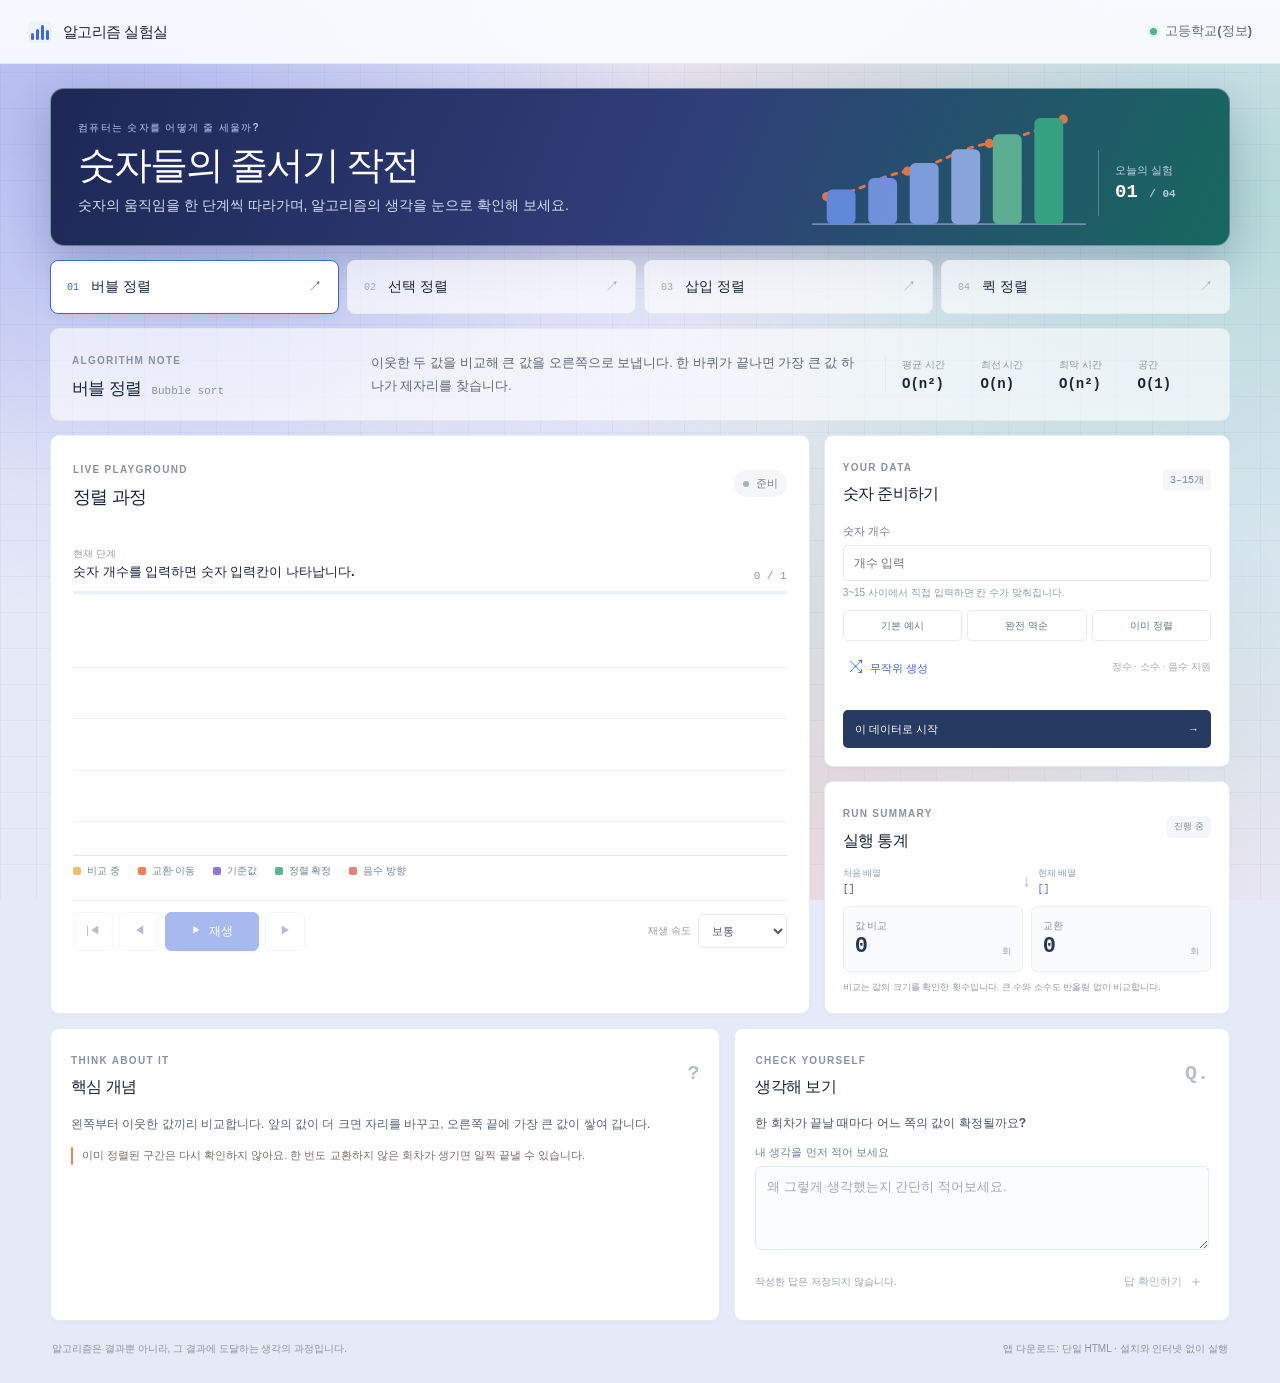
<file: .playwright-mcp/jeongryeol-algorithm-lab.html>
<!doctype html>
<html lang="ko">
<head>
  <meta charset="utf-8">
  <meta name="viewport" content="width=device-width, initial-scale=1">
  <title>숫자들의 줄서기 작전</title>
  <style>
:root {
  font-family: "Manrope", "Noto Sans KR", sans-serif;
  color: #17243b;
  background: #f3f5f7;
  font-synthesis: none;
  text-rendering: optimizeLegibility;
  --ink: #17243b;
  --muted: #778195;
  --line: #e7eaf0;
  --paper: #fff;
  --blue: #3d67dd;
  --blue-soft: #eaf0ff;
  --orange: #ef8052;
  --orange-soft: #fff0e9;
  --green: #319b79;
  --green-soft: #e6f5ef;
  --purple: #8b6bd8;
}

* { box-sizing: border-box; }
body { position: relative; isolation: isolate; margin: 0; min-width: 320px; background-color: #e6e9f7; background-image: radial-gradient(ellipse at 6% 11%, rgba(94, 111, 224, .34), transparent 34%), radial-gradient(ellipse at 95% 22%, rgba(55, 177, 139, .3), transparent 34%), radial-gradient(ellipse at 68% 94%, rgba(244, 143, 115, .2), transparent 40%), linear-gradient(rgba(67, 82, 155, .055) 1px, transparent 1px), linear-gradient(90deg, rgba(67, 82, 155, .055) 1px, transparent 1px); background-size: auto, auto, auto, 36px 36px, 36px 36px; background-attachment: fixed; font-size: 15px; line-height: 1.55; }
body::before { position: fixed; z-index: -1; inset: -12%; background: radial-gradient(ellipse at 24% 35%, rgba(114, 126, 237, .18), transparent 34%), radial-gradient(ellipse at 76% 62%, rgba(71, 197, 151, .16), transparent 32%), radial-gradient(ellipse at 61% 12%, rgba(251, 151, 124, .1), transparent 27%); content: ""; pointer-events: none; animation: ambient-drift 24s ease-in-out infinite alternate; }
button, select, input { font: inherit; }
button { color: inherit; }
button:focus-visible, select:focus-visible, input:focus-visible, a:focus-visible { outline: 3px solid #7797ff; outline-offset: 3px; }
.topbar { height: 64px; display: flex; align-items: center; justify-content: space-between; padding: 0 max(28px, calc((100vw - 1240px) / 2)); background: rgba(250, 252, 255, .92); border-bottom: 1px solid #e4eaf3; }
.topbar-actions { display: flex; align-items: center; gap: 18px; }
.download-button { min-height: 40px; display: inline-flex; align-items: center; gap: 7px; padding: 0 12px; border: 1px solid #dce4f7; border-radius: 6px; color: #3158c3; background: #f7f9ff; cursor: pointer; font-size: 12px; font-weight: 700; }
.download-button:hover { border-color: #9eb1ee; background: #edf2ff; }
.download-button svg { width: 16px; height: 16px; fill: none; stroke: currentColor; stroke-width: 1.7; stroke-linecap: round; stroke-linejoin: round; }
.download-status { position: fixed; right: 20px; bottom: 18px; z-index: 5; max-width: calc(100vw - 40px); margin: 0; padding: 10px 14px; border: 1px solid #dce4f7; border-radius: 7px; color: #29436f; background: #fff; box-shadow: 0 5px 20px #17243b18; font-size: 12px; }
.download-status:empty { display: none; }
.brand { display: inline-flex; align-items: center; gap: 11px; color: var(--ink); text-decoration: none; font-weight: 800; letter-spacing: -.04em; }
.brand-mark { display: flex; align-items: end; gap: 2px; height: 22px; padding: 3px; border-radius: 6px; background: #edf2ff; }
.brand-mark i { display: block; width: 3px; border-radius: 2px; background: var(--blue); }
.brand-mark i:nth-child(1) { height: 7px; }.brand-mark i:nth-child(2) { height: 11px; }.brand-mark i:nth-child(3) { height: 15px; }.brand-mark i:nth-child(4) { height: 10px; }
.class-label { display: inline-flex; align-items: center; gap: 8px; color: #606c80; font-size: 13px; font-weight: 700; }
.status-dot { width: 7px; height: 7px; border-radius: 50%; background: #48b68d; box-shadow: 0 0 0 3px #e6f5ef; }
.page-shell { width: min(1180px, calc(100% - 48px)); margin: 0 auto; }
.intro-row { position: relative; isolation: isolate; overflow: hidden; display: flex; justify-content: space-between; align-items: end; padding: 33px 27px 29px; margin: 24px 0 14px; border: 1px solid rgba(255,255,255,.36); border-radius: 14px; background: linear-gradient(112deg, #1d2855 0%, #303e79 53%, #17685f 100%); box-shadow: 0 18px 42px rgba(31,43,91,.24); }
.sort-art { position: absolute; z-index: -1; top: 50%; right: 130px; width: 300px; transform: translateY(-48%); opacity: .86; filter: saturate(1.25); animation: diagram-float 7s ease-in-out infinite; }
.sort-art svg { display: block; width: 100%; height: auto; }
.sort-art rect { transform-box: fill-box; transform-origin: center bottom; animation: bar-arrive .85s cubic-bezier(.2,.75,.25,1) both; }
.sort-art rect:nth-of-type(2) { animation-delay: .08s; }.sort-art rect:nth-of-type(3) { animation-delay: .16s; }.sort-art rect:nth-of-type(4) { animation-delay: .24s; }.sort-art rect:nth-of-type(5) { animation-delay: .32s; }.sort-art rect:nth-of-type(6) { animation-delay: .4s; }
.sort-art circle { transform-box: fill-box; transform-origin: center; animation: pivot-pulse 2.8s ease-in-out infinite; }.sort-art circle:nth-of-type(2) { animation-delay: .35s; }.sort-art circle:nth-of-type(3) { animation-delay: .7s; }.sort-art circle:nth-of-type(4) { animation-delay: 1.05s; }
.intro-row .eyebrow { color: #b8c8f5; }
.intro-row h1 { color: #fff; }
.intro-row .intro-copy { color: #d6def4; }
.intro-row .lesson-stamp { border-left-color: rgba(230,237,255,.28); color: #c2cce6; }
.intro-row .lesson-stamp strong { color: #fff; }
.intro-row .lesson-stamp small { color: #bbc7e3; }
.eyebrow, .section-kicker { margin: 0; color: #8892a3; font-size: 10px; line-height: 1.2; letter-spacing: .13em; font-weight: 800; }
h1 { margin: 9px 0 6px; font-size: clamp(27px, 3.2vw, 38px); line-height: 1.2; letter-spacing: -.055em; font-weight: 800; }
.intro-copy { margin: 0; color: #69758a; font-size: 14px; }
.lesson-stamp { display: grid; gap: 2px; min-width: 104px; padding: 12px 16px; border-left: 1px solid #dce1e9; color: #8b95a6; font-size: 11px; }
.lesson-stamp strong { color: var(--ink); font: 700 19px/1.2 "DM Mono", monospace; }.lesson-stamp small { color: #a1a9b6; font-size: 11px; }
.algorithm-tabs { display: grid; grid-template-columns: repeat(4, 1fr); gap: 8px; margin-bottom: 14px; }
.algorithm-tab { position: relative; min-height: 54px; display: flex; align-items: center; gap: 12px; padding: 0 16px; border: 1px solid #e6e9ef; border-radius: 8px; background: rgba(255,255,255,.66); cursor: pointer; text-align: left; font-size: 14px; font-weight: 700; transition: border-color .18s, background .18s, transform .18s; }
.algorithm-tab:hover { border-color: #b8c8f7; transform: translateY(-1px); }.algorithm-tab.is-active { border-color: #3d67dd; background: #fff; box-shadow: 0 3px 10px #243c7410; }
.tab-index { color: #a0a9b8; font: 500 10px "DM Mono", monospace; }.is-active .tab-index { color: var(--blue); }.tab-arrow { margin-left: auto; color: #a5adba; font-size: 14px; }.is-active .tab-arrow { color: var(--blue); }
.algorithm-overview { display: grid; grid-template-columns: minmax(190px, .9fr) minmax(280px, 1.6fr) minmax(240px, 1.05fr); gap: 22px; align-items: center; padding: 18px 21px; margin-bottom: 14px; border: 1px solid #e5e8ee; border-radius: 9px; background: rgba(255,255,255,.62); }
.overview-heading h2 { margin: 5px 0 0; font-size: 17px; letter-spacing: -.04em; }.overview-heading h2 span { padding-left: 6px; color: #8992a2; font: 500 11px "DM Mono", monospace; letter-spacing: 0; }
.overview-summary { margin: 0; color: #5d687b; font-size: 13px; line-height: 1.7; }.overview-meta { display: grid; grid-template-columns: repeat(4, 1fr); gap: 8px; padding-left: 16px; border-left: 1px solid var(--line); }.overview-meta div { display: grid; gap: 3px; }.overview-meta span { color: #8d96a5; font-size: 10px; }.overview-meta strong { font: 700 14px "DM Mono", monospace; }
.workspace-grid { display: grid; grid-template-columns: minmax(0, 1.72fr) minmax(300px, .92fr); gap: 14px; align-items: stretch; }
.panel { border: 1px solid #e7eaf0; border-radius: 9px; background: var(--paper); box-shadow: 0 2px 5px #17243b05; }
.visual-panel { padding: 20px 22px 17px; min-height: 482px; }.panel-heading { display: flex; align-items: center; justify-content: space-between; }.panel-heading h2 { margin: 5px 0 0; font-size: 18px; letter-spacing: -.04em; }.run-state { display: inline-flex; align-items: center; gap: 7px; padding: 5px 9px; border-radius: 20px; background: #f4f6f9; color: #778195; font-size: 11px; font-weight: 700; }.run-state span { width: 6px; height: 6px; border-radius: 50%; background: #a7b0bd; }.run-state.is-playing { color: #2c8e6e; background: var(--green-soft); }.run-state.is-playing span { background: var(--green); animation: pulse 1s infinite; }.run-state.is-done { color: #3d67dd; background: var(--blue-soft); }.run-state.is-done span { background: var(--blue); }
@keyframes pulse { 50% { box-shadow: 0 0 0 5px #319b7925; } }
@keyframes ambient-drift { from { transform: translate3d(-1.5%, -1%, 0) scale(1); } to { transform: translate3d(1.5%, 1%, 0) scale(1.04); } }
@keyframes diagram-float { 0%, 100% { transform: translateY(-48%); } 50% { transform: translateY(calc(-48% - 4px)); } }
@keyframes bar-arrive { from { transform: scaleY(.08); opacity: .35; } to { transform: scaleY(1); opacity: 1; } }
@keyframes pivot-pulse { 0%, 100% { transform: scale(1); opacity: .8; } 50% { transform: scale(1.45); opacity: 1; } }
.visual-caption { min-height: 50px; display: flex; align-items: end; justify-content: space-between; gap: 10px; margin-top: 20px; }.visual-caption div { display: grid; gap: 2px; }.step-label { color: #929baa; font-size: 10px; }.visual-caption strong { font-size: 13px; line-height: 1.45; }.step-count { flex: 0 0 auto; color: #8993a4; font: 500 11px "DM Mono", monospace; }
.progress-track { height: 3px; margin-top: 9px; overflow: hidden; border-radius: 4px; background: #edf0f4; }.progress-track span { display: block; width: 0; height: 100%; border-radius: inherit; background: var(--blue); transition: width .2s; }
.bar-chart { position: relative; height: 259px; display: flex; align-items: stretch; justify-content: center; gap: clamp(5px, 1.3vw, 14px); padding: 27px 10px 22px; margin-top: 3px; border-bottom: 1px solid #dfe4eb; background-image: repeating-linear-gradient(to bottom, transparent 0, transparent calc(25% - 1px), #eff1f5 calc(25% - 1px), #eff1f5 25%); background-size: 100% 80%; background-repeat: no-repeat; background-position: left 19px; }
.bar-chart.has-negative::after { position: absolute; top: 50%; right: 0; left: 0; border-top: 1px solid #cbd3df; content: ""; pointer-events: none; }
.bar-item { position: relative; width: min(58px, 10%); min-width: 20px; display: flex; flex-direction: column; justify-content: end; align-items: center; }.bar-value { position: absolute; bottom: calc(var(--bar-height) + 6px); color: #68758b; font: 500 11px "DM Mono", monospace; transition: bottom .25s; }.bar { position: relative; width: 100%; height: var(--bar-height); min-height: 8px; border-radius: 5px 5px 2px 2px; background: #9cb2ec; transition: height .25s, background .18s, transform .18s; }.bar-item.is-compare .bar { background: #f4bd69; }.bar-item.is-move .bar { background: #ef8052; }.bar-item.is-pivot .bar { background: #9274db; }.bar-item.is-fixed .bar { background: #58b590; }.bar-item.is-current .bar { box-shadow: 0 0 0 3px #ef80522c; transform: translateY(-2px); }.bar-index { position: absolute; bottom: -21px; color: #a1a9b7; font: 10px "DM Mono", monospace; }.bar-badge { position: absolute; top: -17px; padding: 1px 4px; border-radius: 3px; color: #805221; background: #fff0d8; font-size: 9px; font-weight: 800; white-space: nowrap; }.bar-badge.pivot-badge { color: #674da6; background: #efeaff; }.bar-badge.key-badge { color: #b14e2b; background: #fff0e9; }.pointer-markers { position: absolute; top: -34px; z-index: 1; display: flex; gap: 2px; }.pointer-markers span { padding: 1px 4px; border: 1px solid #dce4f7; border-radius: 3px; color: #435d9f; background: #f1f4fc; font: 700 8px "DM Mono", monospace; white-space: nowrap; }.pointer-markers span.pointer-right { color: #a25935; border-color: #f3dfd5; background: #fff3ed; }
.legend { display: flex; flex-wrap: wrap; gap: 10px 18px; padding: 7px 0 0; color: #758095; font-size: 10px; }.legend span { display: inline-flex; align-items: center; gap: 6px; }.legend-swatch { width: 8px; height: 8px; border-radius: 2px; }.swatch-compare { background: #f4bd69; }.swatch-move { background: #ef8052; }.swatch-pivot { background: #9274db; }.swatch-fixed { background: #58b590; }
.pointer-readout { min-height: 21px; padding-top: 7px; color: #7a8495; font-size: 10px; }.playback-controls { display: flex; justify-content: space-between; align-items: center; gap: 10px; padding-top: 11px; border-top: 1px solid #edf0f4; }.transport { display: flex; align-items: center; gap: 6px; }.icon-button, .play-button { min-width: 40px; height: 39px; display: inline-flex; align-items: center; justify-content: center; gap: 8px; border: 1px solid #e7eaf0; border-radius: 6px; background: #fff; cursor: pointer; }.icon-button { color: #617087; font-size: 11px; }.icon-button:hover { background: #f5f7fa; }.play-button { min-width: 94px; padding: 0 14px; border-color: var(--blue); color: #fff; background: var(--blue); font-size: 12px; font-weight: 700; }.play-button:hover { background: #3158c3; }.play-icon { font-size: 9px; }.speed-control { display: flex; align-items: center; gap: 7px; color: #8992a0; font-size: 10px; }.speed-control select { height: 34px; padding: 0 25px 0 9px; border: 1px solid #e7eaf0; border-radius: 5px; color: #4f5c72; background: #fff; font-size: 11px; }
.side-column { display: grid; grid-template-rows: auto 1fr; gap: 14px; }.data-panel, .stats-panel { padding: 18px; }.compact-heading h2 { font-size: 16px; }.tiny-tag { padding: 4px 7px; border-radius: 4px; color: #77849a; background: #f4f6f9; font: 10px "DM Mono", monospace; }.count-label { display: block; margin: 16px 0 5px; color: #727d8f; font-size: 11px; }.count-select { width: 100%; height: 36px; padding: 0 10px; border: 1px solid #e5e9ef; border-radius: 5px; color: #35435b; background: #fff; font-size: 12px; }.preset-row { display: grid; grid-template-columns: repeat(3, 1fr); gap: 5px; margin-top: 10px; }.preset-row button { min-height: 31px; padding: 4px 2px; border: 1px solid #e8ebf0; border-radius: 5px; color: #667287; background: #fff; cursor: pointer; font-size: 10px; }.preset-row button:hover { border-color: #b9c8f1; color: var(--blue); }.random-row { display: flex; justify-content: space-between; align-items: center; margin-top: 10px; }.random-button { min-height: 30px; padding: 2px 5px; border: 0; color: var(--blue); background: transparent; cursor: pointer; font-size: 11px; font-weight: 700; }.random-button span { margin-right: 4px; font-size: 15px; }.input-hint { color: #a0a8b5; font-size: 10px; }.number-inputs { display: grid; grid-template-columns: repeat(5, minmax(0, 1fr)); gap: 6px; margin-top: 7px; }.number-inputs input { width: 100%; min-width: 0; height: 35px; border: 1px solid #e8ebf0; border-radius: 5px; color: #293a57; background: #fbfcfd; text-align: center; font: 500 12px "DM Mono", monospace; }.number-inputs input:focus { border-color: #8ca5ed; background: #fff; }.number-inputs input[aria-invalid="true"] { border-color: #db5c52; background: #fff8f7; }.input-error { min-height: 16px; margin: 4px 0 2px; color: #c64e45; font-size: 10px; }.apply-button { width: 100%; height: 38px; display: flex; justify-content: space-between; align-items: center; padding: 0 12px; border: 0; border-radius: 5px; color: #fff; background: #263a62; cursor: pointer; font-size: 11px; font-weight: 700; }.apply-button:hover { background: #1c2e51; }
.count-hint { display: block; margin-top: 4px; color: #929baa; font-size: 10px; }
.count-select[aria-invalid="true"] { border-color: #db5c52; background: #fff8f7; }
.completion-badge { padding: 4px 7px; border-radius: 4px; color: #808a9a; background: #f4f6f9; font-size: 9px; font-weight: 700; }.completion-badge.complete { color: #2e8b6d; background: var(--green-soft); }.array-summary { display: grid; grid-template-columns: 1fr auto 1fr; align-items: center; gap: 7px; padding: 13px 0 11px; }.array-summary div { min-width: 0; display: grid; gap: 4px; }.array-summary div span { color: #929baa; font-size: 9px; }.array-summary strong { overflow: hidden; color: #46536a; font: 500 10px "DM Mono", monospace; text-overflow: ellipsis; white-space: nowrap; }.array-summary div:last-child strong { color: var(--blue); }.array-arrow { color: #aab2bf; font-size: 15px; }.metric-grid { display: grid; grid-template-columns: 1fr 1fr; gap: 8px; }.metric-card { min-height: 66px; display: grid; grid-template-columns: 1fr auto; align-content: center; padding: 9px 11px; border: 1px solid #edf0f4; border-radius: 6px; background: #fafbfd; }.metric-card span { grid-column: 1 / -1; color: #8a94a4; font-size: 10px; }.metric-card strong { color: #263855; font: 700 22px/1.25 "DM Mono", monospace; letter-spacing: -.06em; }.metric-card small { align-self: end; padding-bottom: 2px; color: #9da5b1; font-size: 9px; }.stats-note { margin: 9px 0 0; color: #9099a8; font-size: 9px; line-height: 1.5; }
.learning-grid { display: grid; grid-template-columns: 1.15fr .85fr; gap: 14px; margin-top: 14px; }.concept-panel, .question-panel { min-height: 190px; padding: 18px 20px; }.concept-mark, .question-number { color: #b5bfce; font: 700 20px "DM Mono", monospace; }.concept-panel > p { margin: 14px 0 12px; color: #59667a; font-size: 12px; line-height: 1.75; }.concept-callout { display: flex; gap: 9px; align-items: stretch; }.callout-line { flex: 0 0 2px; border-radius: 2px; background: var(--orange); }.concept-callout p { margin: 0; color: #7d6c61; font-size: 11px; line-height: 1.6; }.question-copy { margin: 14px 0 8px; color: #46546b; font-size: 12px; font-weight: 600; line-height: 1.65; }.answer-toggle { display: inline-flex; align-items: center; gap: 7px; min-height: 32px; padding: 0; border: 0; color: var(--blue); background: transparent; cursor: pointer; font-size: 11px; font-weight: 700; }.answer-toggle span { font-size: 14px; }.answer-copy { margin: 4px 0 0; color: #6a7587; font-size: 11px; line-height: 1.65; }.page-footer { display: flex; justify-content: space-between; gap: 12px; padding: 20px 2px 26px; color: #8a94a4; font-size: 10px; }.page-footer b { padding: 0 4px; color: #c0c6d0; }

@media (min-width: 1400px) { .page-shell { width: min(1180px, calc(100% - 80px)); } }
@media (max-width: 900px) { .page-shell { width: min(100% - 32px, 760px); }.algorithm-overview { grid-template-columns: 1fr 1.5fr; gap: 11px 18px; }.overview-meta { grid-column: 1 / -1; padding: 10px 0 0; border-top: 1px solid var(--line); border-left: 0; }.workspace-grid { grid-template-columns: minmax(0, 1fr) minmax(260px, .78fr); gap: 10px; }.visual-panel { padding: 17px; }.data-panel, .stats-panel { padding: 15px; }.legend { gap: 8px 11px; } }
@media (max-width: 680px) { .topbar { height: 56px; padding: 0 16px; }.page-shell { width: calc(100% - 28px); }.intro-row { padding: 28px 1px 19px; }.intro-copy { max-width: 410px; font-size: 12px; }.lesson-stamp { display: none; }.algorithm-tabs { grid-template-columns: repeat(2, 1fr); gap: 6px; }.algorithm-tab { min-height: 48px; padding: 0 11px; }.algorithm-overview { grid-template-columns: 1fr; gap: 9px; padding: 15px; }.overview-summary { font-size: 12px; }.overview-meta { grid-column: auto; padding-top: 9px; }.workspace-grid { grid-template-columns: 1fr; }.visual-panel { min-height: 0; }.bar-chart { height: 235px; gap: clamp(4px, 1.7vw, 11px); }.side-column { grid-template-columns: 1fr; grid-template-rows: auto auto; }.learning-grid { grid-template-columns: 1fr; }.concept-panel, .question-panel { min-height: auto; }.page-footer { font-size: 9px; } }
@media (max-width: 390px) { h1 { font-size: 25px; }.class-label { font-size: 11px; }.bar-chart { height: 205px; padding-right: 3px; padding-left: 3px; }.legend { gap: 7px 10px; font-size: 9px; }.playback-controls { align-items: flex-start; flex-direction: column; }.speed-control { align-self: end; }.number-inputs { grid-template-columns: repeat(4, minmax(0, 1fr)); } }
@media (prefers-reduced-motion: reduce) { *, *::before, *::after { scroll-behavior: auto !important; animation: none !important; transition-duration: .01ms !important; } }
.swatch-negative { background: #df827b; }
.bar-item.is-negative .bar { background: #df827b; }
.bar-chart.has-negative .bar-item { height: 100%; justify-content: flex-start; }
.bar-chart.has-negative .bar { position: absolute; bottom: 50%; }
.bar-chart.has-negative .bar-item.is-negative .bar { top: 50%; bottom: auto; border-radius: 2px 2px 5px 5px; }
.bar-chart.has-negative .bar-item.is-negative .bar-value { top: calc(50% + var(--bar-height) + 5px); bottom: auto; }
.key-in-hand { justify-self: start; padding: 2px 7px; border-radius: 4px; color: #a44d2a; background: #fff0e9; font-size: 10px; font-weight: 700; }
.key-in-hand[hidden] { display: none; }
.bar-item.is-hole .hole-bar { height: 22px; min-height: 0; border: 1px dashed #e58a61; border-radius: 4px; background: #fff8f4; }
.bar-item.is-hole .hole-label { position: absolute; bottom: 26px; color: #a66c52; font-size: 9px; white-space: nowrap; }
.bar-chart.has-negative .bar-item.is-hole .hole-bar { top: calc(50% - 11px); bottom: auto; }
.bar-chart.has-negative .bar-item.is-hole .hole-label { top: calc(50% - 28px); bottom: auto; }
.icon-button:disabled, .play-button:disabled { opacity: .45; cursor: not-allowed; }
@media (max-width: 680px) { .sort-art { display: none; } }
@media (min-width: 681px) and (max-width: 900px) { .sort-art { right: 96px; width: 190px; opacity: .32; } }
@media (max-width: 680px) { .intro-row { padding: 25px 18px 22px; } }
.student-answer-label { display: block; margin: 10px 0 5px; color: #758095; font-size: 11px; font-weight: 700; }
.student-answer { width: 100%; min-height: 76px; padding: 10px 11px; border: 1px solid #e4e8ef; border-radius: 6px; color: #35435b; background: #fbfcfe; font: 13px/1.6 "Noto Sans KR", sans-serif; resize: vertical; }
.student-answer::placeholder { color: #a1a9b7; }
.student-answer:focus { border-color: #91a8e9; background: #fff; outline: 2px solid #91a8e955; outline-offset: 1px; }
.answer-actions { display: flex; justify-content: space-between; align-items: center; gap: 8px; margin-top: 4px; }
.answer-privacy { color: #9aa3b1; font-size: 10px; }
.answer-toggle { min-height: 42px; padding: 0 6px; }
.answer-toggle:disabled { color: #aab2c0; cursor: not-allowed; }

  </style>
</head>
<body>
  <header class="topbar">
    <a class="brand" href="#top" aria-label="정렬 알고리즘 실험실 첫 화면">
      <span class="brand-mark" aria-hidden="true"><i></i><i></i><i></i><i></i></span>
      <span>알고리즘 실험실</span>
    </a>
    <div class="topbar-actions">
      <span class="class-label"><span class="status-dot"></span> 고등학교(정보)</span>
    </div>
  </header>

  <main id="top" class="page-shell">
    <section class="intro-row" aria-labelledby="page-title">
      <div>
        <p class="eyebrow">컴퓨터는 숫자를 어떻게 줄 세울까?</p>
        <h1 id="page-title">숫자들의 줄서기 작전</h1>
        <p class="intro-copy">숫자의 움직임을 한 단계씩 따라가며, 알고리즘의 생각을 눈으로 확인해 보세요.</p>
      </div>
      <div class="sort-art" aria-hidden="true">
        <svg viewBox="0 0 260 130" fill="none" xmlns="http://www.w3.org/2000/svg">
          <path d="M12 112H248" stroke="#8497B6" stroke-width="1.5" stroke-linecap="round"/>
          <path d="M24 88C57 84 64 71 94 66C124 60 137 46 165 42C190 38 207 30 229 21" stroke="#EF8052" stroke-width="2.5" stroke-linecap="round" stroke-dasharray="4 6"/>
          <circle cx="24" cy="88" r="4" fill="#EF8052"/><circle cx="94" cy="66" r="4" fill="#EF8052"/><circle cx="165" cy="42" r="4" fill="#EF8052"/><circle cx="229" cy="21" r="4" fill="#EF8052"/>
          <rect x="24" y="82" width="25" height="30" rx="5" fill="#7292D9"/>
          <rect x="60" y="72" width="25" height="40" rx="5" fill="#829DDC"/>
          <rect x="96" y="59" width="25" height="53" rx="5" fill="#91A9E0"/>
          <rect x="132" y="47" width="25" height="65" rx="5" fill="#A0B3E3"/>
          <rect x="168" y="34" width="25" height="78" rx="5" fill="#72B99A"/>
          <rect x="204" y="20" width="25" height="92" rx="5" fill="#4CA887"/>
        </svg>
      </div>
      <div class="lesson-stamp"><span>오늘의 실험</span><strong>01 <small>/ 04</small></strong></div>
    </section>

    <nav class="algorithm-tabs" aria-label="정렬 알고리즘 선택">
      <button class="algorithm-tab is-active" type="button" data-algorithm="bubble" aria-pressed="true"><span class="tab-index">01</span><span>버블 정렬</span><span class="tab-arrow" aria-hidden="true">↗</span></button>
      <button class="algorithm-tab" type="button" data-algorithm="selection" aria-pressed="false"><span class="tab-index">02</span><span>선택 정렬</span><span class="tab-arrow" aria-hidden="true">↗</span></button>
      <button class="algorithm-tab" type="button" data-algorithm="insertion" aria-pressed="false"><span class="tab-index">03</span><span>삽입 정렬</span><span class="tab-arrow" aria-hidden="true">↗</span></button>
      <button class="algorithm-tab" type="button" data-algorithm="quick" aria-pressed="false"><span class="tab-index">04</span><span>퀵 정렬</span><span class="tab-arrow" aria-hidden="true">↗</span></button>
    </nav>

    <section class="algorithm-overview" aria-live="polite">
      <div class="overview-heading">
        <span class="section-kicker">ALGORITHM NOTE</span>
        <h2 id="algorithm-name">버블 정렬 <span>Bubble sort</span></h2>
      </div>
      <p id="algorithm-summary" class="overview-summary"></p>
      <div class="overview-meta">
        <div><span>평균 시간</span><strong id="average-complexity">O(n²)</strong></div>
        <div><span>최선 시간</span><strong id="best-complexity">O(n)</strong></div>
        <div><span>최악 시간</span><strong id="worst-complexity">O(n²)</strong></div>
        <div><span>공간</span><strong id="space-complexity">O(1)</strong></div>
      </div>
    </section>

    <div class="workspace-grid">
      <section class="visual-panel panel" aria-labelledby="visual-title">
        <div class="panel-heading">
          <div><span class="section-kicker">LIVE PLAYGROUND</span><h2 id="visual-title">정렬 과정</h2></div>
          <span class="run-state" id="run-state"><span></span> 준비</span>
        </div>
        <div class="visual-caption">
          <div><span class="step-label">현재 단계</span><strong id="step-description">데이터를 준비하고 다음을 눌러 시작하세요.</strong><span id="key-in-hand" class="key-in-hand" hidden></span></div>
          <span id="step-count" class="step-count">0 / 0</span>
        </div>
        <div class="progress-track" aria-hidden="true"><span id="progress-fill"></span></div>
        <div id="bar-chart" class="bar-chart" role="img" aria-label="정렬 전 숫자 막대그래프"></div>
        <div class="legend" aria-label="막대 색상 범례">
          <span><i class="legend-swatch swatch-compare"></i>비교 중</span>
          <span><i class="legend-swatch swatch-move"></i>교환·이동</span>
          <span><i class="legend-swatch swatch-pivot"></i>기준값</span>
          <span><i class="legend-swatch swatch-fixed"></i>정렬 확정</span>
          <span><i class="legend-swatch swatch-negative"></i>음수 방향</span>
        </div>
        <div class="pointer-readout" id="pointer-readout" aria-live="polite"></div>
        <div class="playback-controls">
          <div class="transport" aria-label="단계 이동">
            <button id="first-button" class="icon-button" type="button" aria-label="처음으로" title="처음으로"><span aria-hidden="true">|◀</span></button>
            <button id="previous-button" class="icon-button" type="button" aria-label="이전 단계" title="이전"><span aria-hidden="true">◀</span></button>
            <button id="play-button" class="play-button" type="button"><span class="play-icon" aria-hidden="true">▶</span><span id="play-label">재생</span></button>
            <button id="next-button" class="icon-button" type="button" aria-label="다음 단계" title="다음"><span aria-hidden="true">▶</span></button>
          </div>
          <label class="speed-control" for="speed-select"><span>재생 속도</span><select id="speed-select"><option value="1200">느리게</option><option value="700" selected>보통</option><option value="300">빠르게</option></select></label>
        </div>
      </section>

      <aside class="side-column">
        <section class="data-panel panel" aria-labelledby="data-title">
          <div class="panel-heading compact-heading"><div><span class="section-kicker">YOUR DATA</span><h2 id="data-title">숫자 준비하기</h2></div><span class="tiny-tag">3–15개</span></div>
          <label class="count-label" for="count-select">숫자 개수</label>
          <input id="count-select" class="count-select" type="number" min="3" max="15" step="1" placeholder="개수 입력" inputmode="numeric" required aria-describedby="count-hint">
          <span id="count-hint" class="count-hint">3~15 사이에서 직접 입력하면 칸 수가 맞춰집니다.</span>
          <div class="preset-row" aria-label="데이터 예시">
            <button type="button" data-preset="example">기본 예시</button>
            <button type="button" data-preset="reverse">완전 역순</button>
            <button type="button" data-preset="sorted">이미 정렬</button>
          </div>
          <div class="random-row"><button type="button" id="random-button" class="random-button"><span aria-hidden="true">⤨</span> 무작위 생성</button><span class="input-hint">정수 · 소수 · 음수 지원</span></div>
          <div id="number-inputs" class="number-inputs" aria-label="정렬할 숫자 입력"></div>
          <p id="input-error" class="input-error" role="alert"></p>
          <button type="button" id="apply-button" class="apply-button">이 데이터로 시작 <span aria-hidden="true">→</span></button>
        </section>

        <section class="stats-panel panel" aria-labelledby="stats-title">
          <div class="panel-heading compact-heading"><div><span class="section-kicker">RUN SUMMARY</span><h2 id="stats-title">실행 통계</h2></div><span id="completion-badge" class="completion-badge">진행 전</span></div>
          <div class="array-summary"><div><span>처음 배열</span><strong id="initial-array">—</strong></div><span class="array-arrow" aria-hidden="true">↓</span><div><span>현재 배열</span><strong id="current-array">—</strong></div></div>
          <div class="metric-grid">
            <div class="metric-card"><span>값 비교</span><strong id="comparison-count">0</strong><small>회</small></div>
            <div class="metric-card"><span id="movement-label">교환</span><strong id="movement-count">0</strong><small>회</small></div>
          </div>
          <p class="stats-note" id="stats-note">비교는 값의 크기를 확인한 횟수입니다. 큰 수와 소수도 반올림 없이 비교합니다.</p>
        </section>
      </aside>
    </div>

    <section class="learning-grid">
      <article class="concept-panel panel">
        <div class="panel-heading compact-heading"><div><span class="section-kicker">THINK ABOUT IT</span><h2>핵심 개념</h2></div><span class="concept-mark" aria-hidden="true">?</span></div>
        <p id="concept-copy"></p>
        <div class="concept-callout"><span class="callout-line"></span><p id="teaching-tip"></p></div>
      </article>
      <article class="question-panel panel">
        <div class="panel-heading compact-heading"><div><span class="section-kicker">CHECK YOURSELF</span><h2>생각해 보기</h2></div><span class="question-number">Q.</span></div>
        <p id="question-copy" class="question-copy"></p>
        <label class="student-answer-label" for="student-answer">내 생각을 먼저 적어 보세요</label>
        <textarea id="student-answer" class="student-answer" rows="3" maxlength="500" placeholder="왜 그렇게 생각했는지 간단히 적어보세요."></textarea>
        <div class="answer-actions">
          <span class="answer-privacy">작성한 답은 저장되지 않습니다.</span>
          <button id="answer-toggle" class="answer-toggle" type="button" aria-expanded="false" aria-controls="answer-copy" disabled>답 확인하기 <span aria-hidden="true">＋</span></button>
        </div>
        <p id="answer-copy" class="answer-copy" hidden></p>
      </article>
    </section>

    <footer class="page-footer"><span>알고리즘은 결과뿐 아니라, 그 결과에 도달하는 생각의 과정입니다.</span><span id="download-help">앱 다운로드: 단일 HTML · 설치와 인터넷 없이 실행</span></footer>
  </main>
  <script>
const algorithms = {
  bubble: {
    name: "버블 정렬", english: "Bubble sort", average: "O(n²)", best: "O(n)", worst: "O(n²)", space: "O(1)", movement: "교환",
    summary: "이웃한 두 값을 비교해 큰 값을 오른쪽으로 보냅니다. 한 바퀴가 끝나면 가장 큰 값 하나가 제자리를 찾습니다.",
    concept: "왼쪽부터 이웃한 값끼리 비교합니다. 앞의 값이 더 크면 자리를 바꾸고, 오른쪽 끝에 가장 큰 값이 쌓여 갑니다.",
    tip: "이미 정렬된 구간은 다시 확인하지 않아요. 한 번도 교환하지 않은 회차가 생기면 일찍 끝낼 수 있습니다.",
    question: "한 회차가 끝날 때마다 어느 쪽의 값이 확정될까요?", answer: "오른쪽 끝의 값이 확정됩니다. 그 회차에서 가장 큰 값을 이웃과 계속 바꾸어 맨 오른쪽까지 보냈기 때문입니다."
  },
  selection: {
    name: "선택 정렬", english: "Selection sort", average: "O(n²)", best: "O(n²)", worst: "O(n²)", space: "O(1)", movement: "교환",
    summary: "아직 정렬되지 않은 구간에서 가장 작은 값을 찾아 맨 앞 값과 한 번 바꿉니다.",
    concept: "정렬된 구간과 아직 정렬되지 않은 구간을 나눕니다. 남은 구간에서 최솟값을 찾고, 정렬 구간 바로 다음 칸으로 가져옵니다.",
    tip: "입력 상태와 관계없이 최솟값을 찾기 위해 남은 값을 모두 살펴봅니다. 교환 횟수는 많아도 한 회차에 한 번입니다.",
    question: "이미 정렬된 숫자에 선택 정렬을 적용해도 비교가 필요한 이유는 무엇일까요?", answer: "남은 구간의 다른 값이 더 작지 않다는 것을 확인해야 최솟값이라고 결정할 수 있기 때문입니다."
  },
  insertion: {
    name: "삽입 정렬", english: "Insertion sort", average: "O(n²)", best: "O(n)", worst: "O(n²)", space: "O(1)", movement: "이동",
    summary: "정렬된 왼쪽 구간에 다음 숫자를 꺼내 알맞은 자리를 만들고 끼워 넣습니다.",
    concept: "왼쪽은 늘 정렬되어 있다고 생각합니다. 새 숫자보다 큰 값들을 오른쪽으로 한 칸씩 밀고, 빈자리에 새 숫자를 넣습니다.",
    tip: "이 실습에서는 삽입값을 빈 칸에 놓는 동작은 세지 않고, 정렬된 구간의 큰 값을 오른쪽으로 한 칸씩 민 횟수만 이동으로 셉니다.",
    question: "숫자가 이미 오름차순이면 삽입 정렬은 왜 빠르게 끝날까요?", answer: "매번 꺼낸 값이 정렬 구간의 마지막 값보다 크거나 같아서, 오른쪽으로 미는 이동 없이 바로 자리에 남기 때문입니다."
  },
  quick: {
    name: "퀵 정렬", english: "Quick sort · Pivot partition", average: "O(n log n)", best: "O(n log n)", worst: "O(n²)", space: "O(log n)", movement: "교환",
    summary: "각 구간의 첫 숫자를 기준값(Pivot)으로 고릅니다. 작은 값과 큰 값을 나눈 뒤 Pivot을 제자리에 놓고, 양쪽 구간을 다시 정렬합니다.",
    concept: "왼쪽 포인터는 Pivot 이하의 값을 지나가고, 오른쪽 포인터는 Pivot보다 큰 값을 지나갑니다. 두 포인터가 멈춘 값을 교환하고, 교차하면 Pivot을 확정 위치에 놓습니다.",
    tip: "각 구간의 첫 원소를 Pivot으로 선택합니다. 값을 교환하면 두 포인터를 안쪽으로 한 칸씩 옮겨, 이미 확인한 칸은 다시 비교하지 않습니다.",
    question: "한 구간의 분할이 끝나면 Pivot은 어떻게 될까요?", answer: "Pivot은 작은 값 구간과 큰 값 구간 사이의 최종 위치에 놓입니다. 그 위치는 확정되며, Pivot을 제외한 왼쪽·오른쪽 구간을 재귀적으로 정렬합니다."
  }
};

const exampleData = ["8", "3", "6", "1", "9", "4", "2"];
function parseNumber(raw) {
  const text = String(raw).trim();
  const match = /^([+-]?)(?:(\d+)(?:\.(\d*))?|\.(\d+))(?:[eE]([+-]?\d+))?$/.exec(text);
  if (!match) return null;
  const fraction = match[3] ?? match[4] ?? "";
  let digits = `${match[2] ?? "0"}${fraction}`.replace(/^0+/, "");
  if (!digits) return { raw: text, sign: 0, digits: "0", exponent: 0n };
  let exponent = BigInt(match[5] || "0") - BigInt(fraction.length);
  while (digits.endsWith("0")) {
    digits = digits.slice(0, -1);
    exponent += 1n;
  }
  return { raw: text, sign: match[1] === "-" ? -1 : 1, digits, exponent };
}

function compareMagnitude(left, right) {
  const leftOrder = BigInt(left.digits.length) + left.exponent;
  const rightOrder = BigInt(right.digits.length) + right.exponent;
  if (leftOrder !== rightOrder) return leftOrder < rightOrder ? -1 : 1;
  const width = Math.max(left.digits.length, right.digits.length);
  const leftDigits = left.digits.padEnd(width, "0");
  const rightDigits = right.digits.padEnd(width, "0");
  return leftDigits === rightDigits ? 0 : leftDigits < rightDigits ? -1 : 1;
}

function compareNumbers(left, right) {
  if (left.sign !== right.sign) return left.sign < right.sign ? -1 : 1;
  if (left.sign === 0) return 0;
  return compareMagnitude(left, right) * left.sign;
}

function compactNumber(value) {
  if (value.raw.length <= 8) return value.raw;
  if (value.sign === 0) return "0";
  const order = BigInt(value.digits.length) + value.exponent - 1n;
  const fraction = value.digits.slice(1, 4);
  return `${value.sign < 0 ? "-" : ""}${value.digits[0]}${fraction ? `.${fraction}` : ""}e${order}`;
}

function magnitudeRatio(value, largest) {
  if (value.sign === 0 || !largest) return 0;
  const valueOrder = BigInt(value.digits.length) + value.exponent;
  const largestOrder = BigInt(largest.digits.length) + largest.exponent;
  const difference = valueOrder - largestOrder;
  if (difference < -12n) return 0;
  const valueSignificand = Number(`0.${value.digits.slice(0, 15)}`);
  const largestSignificand = Number(`0.${largest.digits.slice(0, 15)}`);
  return valueSignificand / largestSignificand * 10 ** Number(difference);
}

const els = {
  tabs: [...document.querySelectorAll(".algorithm-tab")],
  count: document.querySelector("#count-select"), inputs: document.querySelector("#number-inputs"), error: document.querySelector("#input-error"),
  chart: document.querySelector("#bar-chart"), state: document.querySelector("#run-state"), stepDescription: document.querySelector("#step-description"), keyInHand: document.querySelector("#key-in-hand"),
  stepCount: document.querySelector("#step-count"), progress: document.querySelector("#progress-fill"), pointers: document.querySelector("#pointer-readout"),
  comparison: document.querySelector("#comparison-count"), movement: document.querySelector("#movement-count"), movementLabel: document.querySelector("#movement-label"),
  initial: document.querySelector("#initial-array"), current: document.querySelector("#current-array"), completion: document.querySelector("#completion-badge")
};
let algorithm = "bubble";
let timeline = [];
let frame = 0;
let timer = null;
let values = [];

function readDataCount() {
  const count = Number(els.count.value);
  const valid = els.count.value.trim() !== "" && Number.isInteger(count) && count >= 3 && count <= 15;
  els.count.setAttribute("aria-invalid", String(!valid));
  if (!valid) {
    els.error.textContent = "숫자 개수는 3개부터 15개까지 정수로 입력해 주세요.";
    return null;
  }
  els.error.textContent = "";
  return count;
}

function buildInputs(nextValues) {
  els.count.value = String(nextValues.length);
  els.inputs.replaceChildren();
  nextValues.forEach((value, index) => {
    const input = document.createElement("input");
    input.type = "text";
    input.value = String(value);
    input.setAttribute("aria-label", `${index + 1}번째 숫자`);
    input.inputMode = "decimal";
    input.autocomplete = "off";
    els.inputs.append(input);
  });
}

function clearTimer() {
  if (timer !== null) window.clearInterval(timer);
  timer = null;
  els.state.classList.remove("is-playing");
  document.querySelector("#play-label").textContent = "재생";
  document.querySelector(".play-icon").textContent = "▶";
}

function createTimeline(inputValues) {
  let items = inputValues.map((raw, id) => ({ value: parseNumber(raw), id }));
  const initial = [...items];
  let comparisons = 0;
  let movements = 0;
  const fixed = new Set();
  const events = [];
  const record = (type, description, extra = {}) => {
    events.push({
      type, description, values: items.map(item => item?.value.raw ?? null), numbers: items.map(item => item?.value ?? null), ids: items.map(item => item?.id ?? null),
      comparisons, movements, fixed: [...fixed], ...extra
    });
  };
  record("start", inputValues.length ? "데이터가 준비됐어요. 다음을 눌러 비교를 시작하세요." : "숫자 개수를 입력하면 숫자 입력칸이 나타납니다.", { active: [], pointers: null, pivotId: null, keyId: null });

  if (algorithm === "bubble") {
    let end = items.length - 1;
    while (end > 0) {
      let swapped = false;
      for (let i = 0; i < end; i += 1) {
        comparisons += 1;
        record("compare", `${items[i].value.raw}와 ${items[i + 1].value.raw}을(를) 비교합니다.`, { active: [i, i + 1], pointers: null, pivotId: null, keyId: null });
        if (compareNumbers(items[i].value, items[i + 1].value) > 0) {
          [items[i], items[i + 1]] = [items[i + 1], items[i]];
          movements += 1;
          swapped = true;
          record("swap", `${items[i].value.raw}과 ${items[i + 1].value.raw}의 자리를 바꿉니다.`, { active: [i, i + 1], pointers: null, pivotId: null, keyId: null });
        }
      }
      fixed.add(end);
      if (!swapped) for (let i = 0; i < end; i += 1) fixed.add(i);
      record("pass", swapped ? `회차가 끝났어요. 오른쪽 ${items[end].value.raw}의 자리가 확정됐습니다.` : "교환이 없어요. 전체 데이터가 이미 정렬되어 있어 마칩니다.", { active: [], pointers: null, pivotId: null, keyId: null, passEnd: end });
      if (!swapped) break;
      end -= 1;
    }
    if (items.length === 1) fixed.add(0);
  } else if (algorithm === "selection") {
    for (let start = 0; start < items.length - 1; start += 1) {
      let min = start;
      record("select", `정렬되지 않은 구간에서 최솟값을 찾습니다. 현재 후보는 ${items[min].value.raw}입니다.`, { active: [min], minIndex: min, pointers: null, pivotId: null, keyId: null, range: [start, items.length - 1] });
      for (let j = start + 1; j < items.length; j += 1) {
        comparisons += 1;
        record("compare", `${items[j].value.raw}을(를) 현재 최솟값 후보 ${items[min].value.raw}과 비교합니다.`, { active: [j, min], minIndex: min, pointers: null, pivotId: null, keyId: null, range: [start, items.length - 1] });
        if (compareNumbers(items[j].value, items[min].value) < 0) {
          min = j;
          record("minimum", `${items[min].value.raw}이(가) 새로운 최솟값 후보입니다.`, { active: [min], minIndex: min, pointers: null, pivotId: null, keyId: null, range: [start, items.length - 1] });
        }
      }
      if (min !== start) {
        [items[start], items[min]] = [items[min], items[start]];
        movements += 1;
        record("swap", `${items[start].value.raw}과 ${items[min].value.raw}을(를) 교환합니다.`, { active: [start, min], minIndex: null, pointers: null, pivotId: null, keyId: null, range: [start, items.length - 1] });
      }
      fixed.add(start);
      record("lock", `${items[start].value.raw}의 위치가 확정됐습니다.`, { active: [start], minIndex: null, pointers: null, pivotId: null, keyId: null, range: [start, items.length - 1] });
    }
    fixed.add(items.length - 1);
    record("done", "마지막 숫자도 제자리에 있어요. 정렬이 끝났습니다.", { active: [], pointers: null, pivotId: null, keyId: null });
  } else if (algorithm === "insertion") {
    for (let i = 1; i < items.length; i += 1) {
      const key = items[i];
      let j = i - 1;
      items[i] = null;
      record("key", `${key.value.raw}을(를) 삽입할 값으로 골라 잠시 들고 있습니다.`, { active: [i], keyId: key.id, keyValue: key.value.raw, pointers: null, pivotId: null, range: [0, i] });
      while (j >= 0) {
        comparisons += 1;
        record("compare", `${items[j].value.raw}과 삽입할 값 ${key.value.raw}을(를) 비교합니다.`, { active: [j, i], keyId: key.id, keyValue: key.value.raw, pointers: { left: j, right: null }, pivotId: null, range: [0, i] });
        if (compareNumbers(items[j].value, key.value) <= 0) break;
        items[j + 1] = items[j];
        items[j] = null;
        movements += 1;
        fixed.clear();
        for (let index = 0; index < j; index += 1) fixed.add(index);
        record("shift", `${items[j + 1].value.raw}을(를) 오른쪽으로 한 칸 이동해 빈 칸을 만듭니다.`, { active: [j, j + 1], keyId: key.id, keyValue: key.value.raw, pointers: { left: j, right: j + 1 }, pivotId: null, range: [0, i] });
        j -= 1;
      }
      const destination = j + 1;
      items[destination] = key;
      fixed.clear();
      for (let index = 0; index <= i; index += 1) fixed.add(index);
      record("insert", `${key.value.raw}을(를) ${destination + 1}번째 빈 칸에 삽입합니다.`, { active: [destination], keyId: key.id, keyValue: key.value.raw, pointers: null, pivotId: null, range: [0, i] });
    }
    if (items.length === 1) fixed.add(0);
  } else {
    function partition(low, high) {
      const pivotItem = items[low];
      const pivotId = pivotItem.id;
      const pivotValue = pivotItem.value;
      let left = low + 1;
      let right = high;
      record("pivot", `구간 ${low + 1}–${high + 1}번째에서 첫 값 ${pivotValue.raw}을(를) Pivot으로 고릅니다.`, { active: [], pointers: { left, right }, pivotId, pivotValue: pivotValue.raw, range: [low, high] });
      while (true) {
        while (left <= high) {
          comparisons += 1;
          const leftFits = compareNumbers(items[left].value, pivotValue) <= 0;
          record("compare", `왼쪽 포인터: ${items[left].value.raw} ≤ Pivot ${pivotValue.raw}인지 확인합니다.`, { active: [left], pointers: { left, right }, pivotId, pivotValue: pivotValue.raw, range: [low, high] });
          if (!leftFits) break;
          left += 1;
        }
        while (right > low) {
          comparisons += 1;
          const rightIsLarge = compareNumbers(items[right].value, pivotValue) > 0;
          record("compare", `오른쪽 포인터: ${items[right].value.raw} > Pivot ${pivotValue.raw}인지 확인합니다.`, { active: [right], pointers: { left, right }, pivotId, pivotValue: pivotValue.raw, range: [low, high] });
          if (!rightIsLarge) break;
          right -= 1;
        }
        if (left >= right) {
          break;
        }
        const leftIndex = left;
        const rightIndex = right;
        [items[leftIndex], items[rightIndex]] = [items[rightIndex], items[leftIndex]];
        movements += 1;
        left += 1;
        right -= 1;
        record("swap", `왼쪽 ${items[rightIndex].value.raw}과 오른쪽 ${items[leftIndex].value.raw}을(를) 교환하고, 두 포인터를 안쪽으로 옮깁니다.`, { active: [leftIndex, rightIndex], pointers: { left, right }, pivotId, pivotValue: pivotValue.raw, range: [low, high] });
      }
      if (right !== low) {
        [items[low], items[right]] = [items[right], items[low]];
        movements += 1;
        record("swap", `Pivot ${pivotValue.raw}을(를) ${items[low].value.raw}과 교환해 제자리에 놓습니다.`, { active: [low, right], pointers: { left, right }, pivotId, pivotValue: pivotValue.raw, range: [low, high] });
      }
      fixed.add(right);
      record("partition", `분할이 끝났어요. Pivot ${pivotValue.raw}의 ${right + 1}번째 위치가 확정됐습니다.`, { active: [right], pointers: { left, right }, pivotId, pivotValue: pivotValue.raw, range: [low, high], boundary: right });
      return right;
    }
    function quickSort(low, high) {
      if (low >= high) {
        if (low === high) {
          fixed.add(low);
          record("lock", `${items[low].value.raw}은(는) 원소가 하나인 구간이라 위치가 확정됐습니다.`, { active: [low], pointers: null, pivotId: null, range: [low, high] });
        }
        return;
      }
      const boundary = partition(low, high);
      quickSort(low, boundary - 1);
      quickSort(boundary + 1, high);
    }
    quickSort(0, items.length - 1);
  }

  fixed.clear();
  for (let i = 0; i < items.length; i += 1) fixed.add(i);
  record("complete", "모든 숫자가 오름차순으로 정렬됐습니다.", { active: [], pointers: null, pivotId: null, keyId: null, range: null });
  return { initial: initial.map(item => item.value.raw), events };
}

function renderFrame() {
  const event = timeline[frame];
  if (!event) return;
  const presentNumbers = event.numbers.filter(Boolean);
  const positive = presentNumbers.filter(value => value.sign > 0);
  const negative = presentNumbers.filter(value => value.sign < 0).map(value => ({ ...value, sign: 1 }));
  const largestPositive = positive.reduce((largest, value) => !largest || compareMagnitude(value, largest) > 0 ? value : largest, null);
  const largestNegative = negative.reduce((largest, value) => !largest || compareMagnitude(value, largest) > 0 ? value : largest, null);
  els.chart.classList.toggle("has-negative", negative.length > 0);
  const active = new Set(event.active || []);
  const fixed = new Set(event.fixed || []);
  const moving = new Set(event.type === "swap" || event.type === "shift" ? event.active : []);
  const isComplete = event.type === "complete";
  const hasValues = event.values.length > 0;
  els.chart.replaceChildren();
  event.values.forEach((value, index) => {
    const numberValue = event.numbers[index];
    const item = document.createElement("div");
    item.className = "bar-item";
    if (!numberValue) item.classList.add("is-hole");
    if (numberValue?.sign < 0) item.classList.add("is-negative");
    if (active.has(index)) item.classList.add("is-compare");
    if (moving.has(index)) item.classList.add("is-move");
    if (fixed.has(index)) item.classList.add("is-fixed");
    if (event.ids[index] === event.pivotId) item.classList.add("is-pivot");
    const largest = numberValue?.sign < 0 ? largestNegative : largestPositive;
    const height = !numberValue || numberValue.sign === 0 ? 5 : Math.max(7, magnitudeRatio(numberValue, largest) * 76);
    item.style.setProperty("--bar-height", `${height}%`);
    const number = document.createElement("span");
    number.className = numberValue ? "bar-value" : "hole-label";
    number.textContent = numberValue ? compactNumber(numberValue) : "빈 칸";
    if (numberValue) number.title = value;
    const bar = document.createElement("div");
    bar.className = "bar";
    if (!numberValue) bar.classList.add("hole-bar");
    const indexLabel = document.createElement("span");
    indexLabel.className = "bar-index";
    indexLabel.textContent = String(index + 1);
    item.append(number, bar);
    if (event.ids[index] === event.pivotId) {
      const badge = document.createElement("span"); badge.className = "bar-badge pivot-badge"; badge.textContent = "Pivot"; item.append(badge);
    } else if (event.minIndex === index) {
      const badge = document.createElement("span"); badge.className = "bar-badge"; badge.textContent = "최솟값"; item.append(badge);
    }
    if (event.pointers && algorithm === "quick" && (event.pointers.left === index || event.pointers.right === index)) {
      const markers = document.createElement("span");
      markers.className = "pointer-markers";
      if (event.pointers.left === index) { const marker = document.createElement("span"); marker.textContent = "L"; markers.append(marker); }
      if (event.pointers.right === index) { const marker = document.createElement("span"); marker.className = "pointer-right"; marker.textContent = "R"; markers.append(marker); }
      item.append(markers);
    }
    item.append(indexLabel);
    els.chart.append(item);
  });
  const visibleValues = event.values.map(value => value ?? "빈 칸");
  els.chart.setAttribute("aria-label", `현재 배열 ${visibleValues.join(", ")}`);
  els.keyInHand.hidden = event.keyValue === undefined;
  els.keyInHand.textContent = event.keyValue === undefined ? "" : `들고 있는 삽입값 ${event.keyValue}`;
  els.stepDescription.textContent = event.description;
  els.stepCount.textContent = `${frame} / ${timeline.length - 1}`;
  els.progress.style.width = `${timeline.length <= 1 ? 100 : frame / (timeline.length - 1) * 100}%`;
  els.comparison.textContent = String(event.comparisons);
  els.movement.textContent = String(event.movements);
  els.current.textContent = `[${visibleValues.join(", ")}]`;
  els.completion.textContent = isComplete ? "정렬 완료" : "진행 중";
  els.completion.classList.toggle("complete", isComplete);
  els.state.classList.toggle("is-done", isComplete);
  els.state.querySelector("span").style.background = "";
  els.state.lastChild.textContent = isComplete ? " 완료" : els.state.classList.contains("is-playing") ? " 재생 중" : " 준비";
  document.querySelector("#first-button").disabled = !hasValues || frame === 0;
  document.querySelector("#previous-button").disabled = !hasValues || frame === 0;
  document.querySelector("#next-button").disabled = !hasValues || frame === timeline.length - 1;
  document.querySelector("#play-button").disabled = !hasValues;
  const pointerParts = [];
  if (event.pivotValue !== undefined && event.range) pointerParts.push(`구간 ${event.range[0] + 1}–${event.range[1] + 1}`);
  if (event.pointers && algorithm === "quick") pointerParts.push(`왼쪽 L=${event.pointers.left + 1} · 오른쪽 R=${event.pointers.right + 1}번째`);
  if (event.pointers && algorithm === "insertion") pointerParts.push(`비교 위치 ${event.pointers.left + 1} · 이동 위치 ${event.pointers.right + 1}`);
  if (event.minIndex !== undefined && event.minIndex !== null) pointerParts.push(`최솟값 후보: ${event.values[event.minIndex]}`);
  if (event.keyValue !== undefined) pointerParts.push(`삽입할 값: ${event.keyValue}`);
  if (event.passEnd !== undefined) pointerParts.push(`이번 회차에서 오른쪽 ${event.passEnd + 1}번째 확정`);
  if (event.boundary !== undefined) pointerParts.push(`Pivot 확정 위치: ${event.boundary + 1}번째`);
  els.pointers.textContent = pointerParts.join("   ·   ");
}

function startRun(nextValues = values) {
  clearTimer();
  values = nextValues.map(value => String(value).trim());
  const result = createTimeline(values);
  timeline = result.events;
  frame = 0;
  els.initial.textContent = `[${result.initial.join(", ")}]`;
  els.movementLabel.textContent = algorithms[algorithm].movement;
  els.error.textContent = "";
  renderFrame();
}

function changeAlgorithm(nextAlgorithm) {
  algorithm = nextAlgorithm;
  els.tabs.forEach(tab => {
    const selected = tab.dataset.algorithm === algorithm;
    tab.classList.toggle("is-active", selected);
    tab.setAttribute("aria-pressed", String(selected));
  });
  const info = algorithms[algorithm];
  document.querySelector("#algorithm-name").innerHTML = `${info.name} <span>${info.english}</span>`;
  document.querySelector("#algorithm-summary").textContent = info.summary;
  document.querySelector("#stats-note").textContent = algorithm === "insertion"
    ? "이동은 이미 정렬된 값들을 오른쪽으로 민 횟수입니다. 삽입값을 빈 칸에 놓는 동작은 세지 않습니다."
    : "비교는 값의 크기를 확인한 횟수입니다. 큰 수와 소수도 반올림 없이 비교합니다.";
  document.querySelector("#average-complexity").textContent = info.average;
  document.querySelector("#best-complexity").textContent = info.best;
  document.querySelector("#worst-complexity").textContent = info.worst;
  document.querySelector("#space-complexity").textContent = info.space;
  document.querySelector("#concept-copy").textContent = info.concept;
  document.querySelector("#teaching-tip").textContent = info.tip;
  document.querySelector("#question-copy").textContent = info.question;
  document.querySelector("#answer-copy").textContent = info.answer;
  document.querySelector("#answer-copy").hidden = true;
  document.querySelector("#student-answer").value = "";
  document.querySelector("#answer-toggle").setAttribute("aria-expanded", "false");
  document.querySelector("#answer-toggle").disabled = true;
  document.querySelector("#answer-toggle").innerHTML = '답 확인하기 <span aria-hidden="true">＋</span>';
  startRun(values);
}

function applyInputs() {
  const count = readDataCount();
  if (count === null) {
    clearTimer();
    renderFrame();
    return;
  }
  const inputs = [...els.inputs.querySelectorAll("input")];
  if (inputs.length !== count) {
    els.error.textContent = "숫자 개수를 입력하면 나타나는 칸에 정렬할 숫자를 입력해 주세요.";
    return;
  }
  let invalid = false;
  const next = inputs.map(input => {
    const number = parseNumber(input.value);
    const valid = number !== null;
    input.setAttribute("aria-invalid", String(!valid));
    if (!valid) invalid = true;
    return number?.raw ?? input.value;
  });
  if (invalid) {
    els.error.textContent = "각 칸에 숫자를 입력해 주세요. 예: -12, 3.14, 2e100, 123456789012345678901234567890";
    return;
  }
  startRun(next);
  document.querySelector("#play-button").click();
}

function setPreset(kind) {
  const count = kind === "example" ? exampleData.length : readDataCount();
  if (count === null) return;
  let preset;
  if (kind === "example") preset = [...exampleData];
  if (kind === "reverse") preset = Array.from({ length: count }, (_, index) => count - index);
  if (kind === "sorted") preset = Array.from({ length: count }, (_, index) => index + 1);
  values = preset;
  buildInputs(values);
  startRun(values);
}

function stepBy(amount) {
  clearTimer();
  frame = Math.max(0, Math.min(timeline.length - 1, frame + amount));
  renderFrame();
}

els.tabs.forEach(tab => tab.addEventListener("click", () => changeAlgorithm(tab.dataset.algorithm)));
els.count.addEventListener("change", () => {
  clearTimer();
  const count = readDataCount();
  if (count === null) { renderFrame(); return; }
  const currentInputs = [...els.inputs.querySelectorAll("input")].map(input => input.value);
  const next = Array.from({ length: count }, (_, index) => {
    if (index < currentInputs.length) return currentInputs[index];
    return "";
  });
  buildInputs(next);
  if (next.every(value => parseNumber(value))) startRun(next);
  else renderFrame();
});
document.querySelectorAll("[data-preset]").forEach(button => button.addEventListener("click", () => setPreset(button.dataset.preset)));
document.querySelector("#random-button").addEventListener("click", () => {
  const count = readDataCount();
  if (count === null) return;
  const next = Array.from({ length: count }, () => String(Math.floor(Math.random() * 2001) - 1000));
  buildInputs(next);
  startRun(next);
});
document.querySelector("#apply-button").addEventListener("click", applyInputs);
els.inputs.addEventListener("input", () => {
  els.error.textContent = "";
  els.inputs.querySelectorAll("input").forEach(input => input.removeAttribute("aria-invalid"));
});
document.querySelector("#first-button").addEventListener("click", () => { clearTimer(); frame = 0; renderFrame(); });
document.querySelector("#previous-button").addEventListener("click", () => stepBy(-1));
document.querySelector("#next-button").addEventListener("click", () => stepBy(1));
document.querySelector("#play-button").addEventListener("click", () => {
  if (timer !== null) {
    clearTimer();
    els.state.lastChild.textContent = " 일시정지";
    return;
  }
  if (frame >= timeline.length - 1) { frame = 0; renderFrame(); }
  els.state.classList.add("is-playing");
  els.state.lastChild.textContent = " 재생 중";
  document.querySelector("#play-label").textContent = "일시정지";
  document.querySelector(".play-icon").textContent = "Ⅱ";
  timer = window.setInterval(() => {
    if (frame >= timeline.length - 1) { clearTimer(); renderFrame(); return; }
    frame += 1;
    renderFrame();
    if (frame >= timeline.length - 1) clearTimer();
  }, Number(document.querySelector("#speed-select").value));
});
document.querySelector("#speed-select").addEventListener("change", () => {
  if (timer !== null) {
    clearTimer();
    document.querySelector("#play-button").click();
  }
});
document.querySelector("#student-answer").addEventListener("input", event => {
  const hasAnswer = event.currentTarget.value.trim().length > 0;
  const button = document.querySelector("#answer-toggle");
  button.disabled = !hasAnswer;
  if (!hasAnswer) {
    document.querySelector("#answer-copy").hidden = true;
    button.setAttribute("aria-expanded", "false");
    button.innerHTML = '답 확인하기 <span aria-hidden="true">＋</span>';
  }
});
document.querySelector("#answer-toggle").addEventListener("click", event => {
  if (!document.querySelector("#student-answer").value.trim()) return;
  const answer = document.querySelector("#answer-copy");
  const expanded = event.currentTarget.getAttribute("aria-expanded") === "true";
  answer.hidden = expanded;
  event.currentTarget.setAttribute("aria-expanded", String(!expanded));
  event.currentTarget.innerHTML = expanded ? '답 확인하기 <span aria-hidden="true">＋</span>' : '답 숨기기 <span aria-hidden="true">−</span>';
});


changeAlgorithm(algorithm);

  </script>
</body>
</html>
</file>
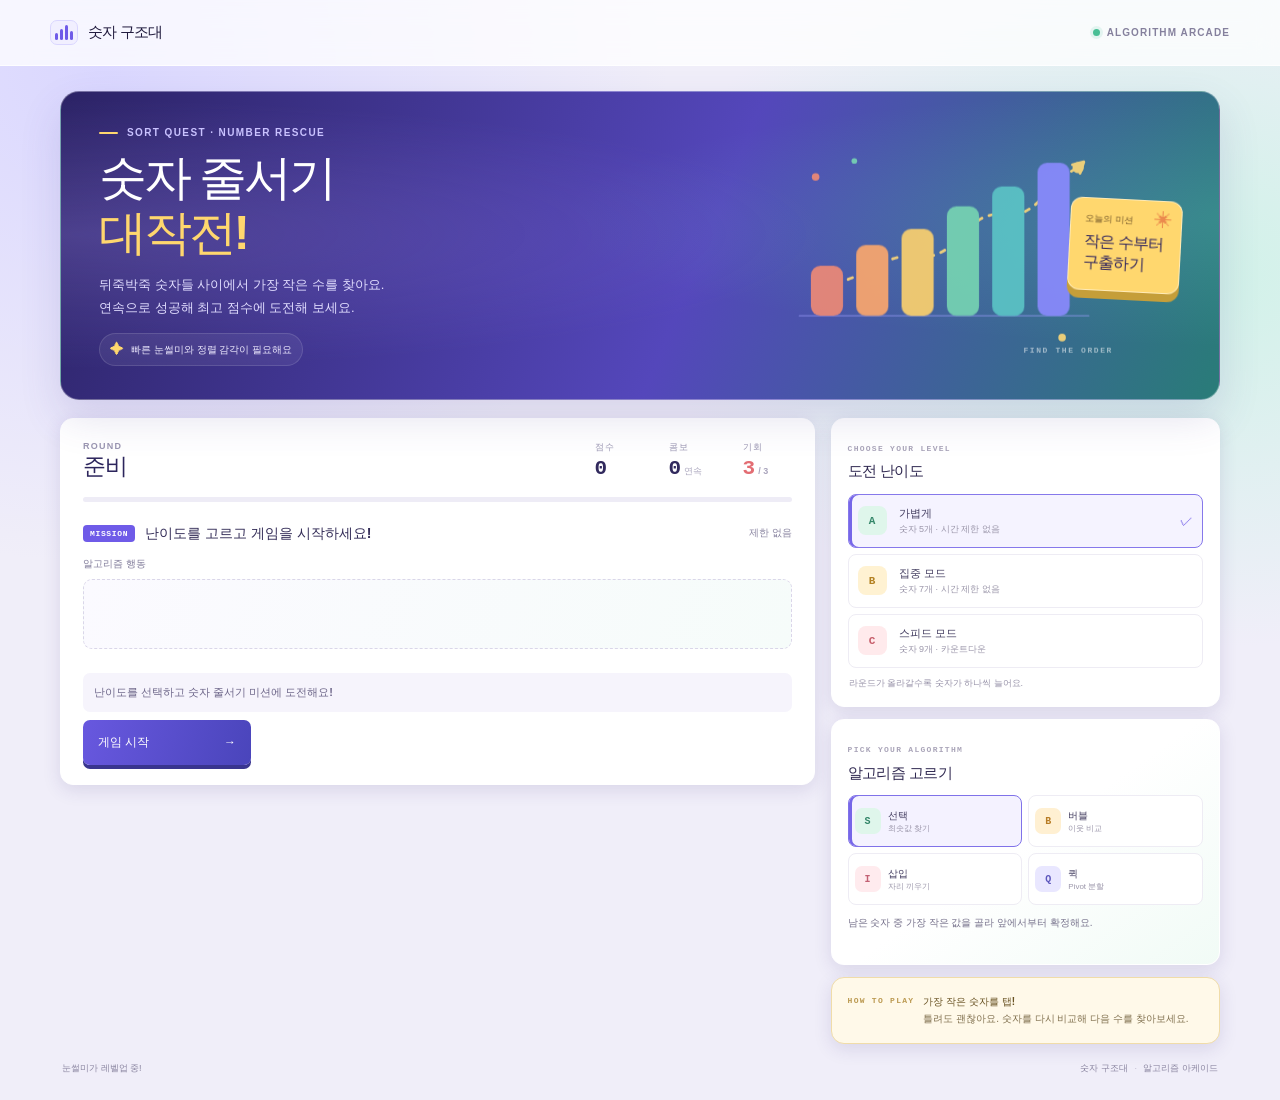
<file: .playwright-mcp/sort-quest-game.html>
<!doctype html>
<html lang="ko">
<head>
  <meta charset="utf-8">
  <meta name="viewport" content="width=device-width, initial-scale=1">
  <meta name="theme-color" content="#241b58">
  <title>숫자 구조대 - 숫자 줄서기 대작전</title>
  <style>
:root {
  font-family: "Manrope", "Noto Sans KR", sans-serif;
  color: #201b3e;
  background: #edeafa;
  font-synthesis: none;
  text-rendering: optimizeLegibility;
  --ink: #201b3e;
  --muted: #817d9c;
  --purple: #6f5be8;
  --purple-dark: #4d3fc2;
  --mint: #58cba6;
  --yellow: #ffd76e;
  --coral: #f27f73;
  --paper: #fff;
}

* { box-sizing: border-box; }
body { min-width: 320px; min-height: 100vh; margin: 0; background: radial-gradient(ellipse at 8% 6%, #dad7ff 0, transparent 34%), radial-gradient(ellipse at 93% 25%, #d0f2e8 0, transparent 32%), #f0eef9; font-size: 15px; line-height: 1.5; }
button, a { font: inherit; }
button { color: inherit; }
button:focus-visible, a:focus-visible { outline: 3px solid #806eff; outline-offset: 3px; }
[hidden] { display: none !important; }
.topbar { height: 66px; display: flex; align-items: center; justify-content: space-between; padding: 0 max(22px, calc((100vw - 1180px) / 2)); border-bottom: 1px solid #ffffffb8; background: #ffffffbf; backdrop-filter: blur(14px); }
.brand { display: inline-flex; align-items: center; gap: 10px; color: var(--ink); text-decoration: none; font-size: 15px; font-weight: 900; letter-spacing: -.05em; }
.brand-mark { height: 25px; display: flex; align-items: end; gap: 2px; padding: 4px; border: 1px solid #dad6ff; border-radius: 7px; background: #f1efff; }
.brand-mark i { width: 3px; border-radius: 3px; background: var(--purple); }.brand-mark i:nth-child(1) { height: 7px; }.brand-mark i:nth-child(2) { height: 11px; }.brand-mark i:nth-child(3) { height: 15px; }.brand-mark i:nth-child(4) { height: 9px; }
.topbar-actions { display: flex; align-items: center; gap: 16px; }.edition-label { display: inline-flex; align-items: center; gap: 7px; color: #85809d; font-size: 10px; font-weight: 800; letter-spacing: .11em; }.live-dot { width: 7px; height: 7px; border-radius: 50%; background: #48bf95; box-shadow: 0 0 0 3px #48bf9520; }
.study-link { min-height: 38px; display: inline-flex; align-items: center; gap: 9px; padding: 0 12px; border: 1px solid #e1def1; border-radius: 7px; color: #625b8d; background: #fff; text-decoration: none; font-size: 11px; font-weight: 700; transition: border-color .16s, color .16s, transform .16s; }.study-link:hover { transform: translateY(-1px); border-color: #aaa0f0; color: var(--purple-dark); }
.mode-home-link { min-height: 36px; display: inline-flex; align-items: center; padding: 0 9px; border: 1px solid #dcd8ef; border-radius: 7px; color: #625b8d; background: #fff; text-decoration: none; font-size: 10px; font-weight: 800; white-space: nowrap; transition: border-color .14s, color .14s; }.mode-home-link:hover { border-color: #a69aed; color: var(--purple-dark); }
.game-download { min-height: 38px; display: inline-flex; align-items: center; gap: 6px; padding: 0 11px; border: 1px solid #6658db; border-radius: 7px; color: #fff; background: #6858d9; box-shadow: 0 3px 0 #493bb2; text-decoration: none; font-size: 10px; font-weight: 800; transition: transform .14s, filter .14s; }.game-download:hover { transform: translateY(-1px); filter: brightness(1.08); }.game-download:active { transform: translateY(2px); box-shadow: 0 1px 0 #493bb2; }.game-download svg { width: 14px; height: 14px; fill: none; stroke: currentColor; stroke-width: 1.7; stroke-linecap: round; stroke-linejoin: round; }
.game-shell { width: min(1160px, calc(100% - 40px)); margin: 0 auto; }
.hero { position: relative; isolation: isolate; overflow: hidden; min-height: 265px; display: flex; align-items: center; justify-content: space-between; gap: 22px; padding: 33px 38px; margin: 25px 0 18px; border: 1px solid #ffffff55; border-radius: 19px; color: #fff; background: linear-gradient(112deg, #2c2366 0%, #5447bb 55%, #297c78 100%); box-shadow: 0 18px 40px #51479b28; }
.hero::before { position: absolute; z-index: -2; inset: -40%; background: radial-gradient(ellipse at 23% 48%, #b29cff38, transparent 33%), radial-gradient(ellipse at 80% 45%, #63e7bd32, transparent 30%); content: ""; animation: aurora-drift 16s ease-in-out infinite alternate; }
.hero-copy { position: relative; z-index: 1; max-width: 570px; }.eyebrow { display: flex; align-items: center; gap: 9px; margin: 0 0 10px; color: #c9c2ff; font-size: 10px; font-weight: 900; letter-spacing: .14em; }.eyebrow-line { width: 19px; height: 2px; border-radius: 2px; background: var(--yellow); }
h1 { margin: 0; color: #fff; font-size: clamp(32px, 4.2vw, 48px); line-height: 1.15; letter-spacing: -.065em; font-weight: 900; }h1 span { color: var(--yellow); }
.hero-description { margin: 14px 0 13px; color: #e1ddff; font-size: 13px; line-height: 1.75; }.hero-note { display: inline-flex; align-items: center; gap: 7px; padding: 5px 10px; border: 1px solid #ffffff20; border-radius: 30px; color: #eeeaff; background: #ffffff10; font-size: 10px; }.note-star { color: var(--yellow); font-size: 14px; }
.hero-art { position: absolute; z-index: -1; right: 104px; top: 50%; width: min(340px, 34%); transform: translateY(-50%); opacity: .9; animation: art-hover 6s ease-in-out infinite; }.hero-art svg { width: 100%; display: block; }.hero-art rect { transform-box: fill-box; transform-origin: center bottom; animation: rise-in .75s cubic-bezier(.2,.8,.2,1) both; }.hero-art rect:nth-of-type(2) { animation-delay: .08s; }.hero-art rect:nth-of-type(3) { animation-delay: .16s; }.hero-art rect:nth-of-type(4) { animation-delay: .24s; }.hero-art rect:nth-of-type(5) { animation-delay: .32s; }.hero-art rect:nth-of-type(6) { animation-delay: .4s; }.hero-art circle { transform-box: fill-box; transform-origin: center; animation: ping 2.7s ease-in-out infinite; }.hero-art circle:nth-of-type(2) { animation-delay: .35s; }.hero-art circle:nth-of-type(3) { animation-delay: .7s; }.hero-art circle:nth-of-type(4) { animation-delay: 1.05s; }
.art-caption { position: absolute; right: 2px; bottom: 4px; color: #fff9; font: 600 8px "DM Mono", monospace; letter-spacing: .2em; }.hero-sticker { position: relative; z-index: 1; flex: 0 0 112px; display: grid; gap: 4px; padding: 14px 14px 16px; border: 1px solid #ffffff80; border-radius: 12px; color: #34285e; background: var(--yellow); box-shadow: 0 8px 0 #c59e39; transform: rotate(3deg); }.hero-sticker > span:first-child { color: #72572a; font-size: 9px; font-weight: 800; }.hero-sticker strong { font-size: 16px; line-height: 1.35; letter-spacing: -.05em; }.sticker-spark { position: absolute; right: 9px; top: 6px; color: #eb8a4d; font-size: 18px; }
.game-layout { display: grid; grid-template-columns: minmax(0, 1.55fr) minmax(290px, .8fr); gap: 16px; align-items: start; }
.play-card, .difficulty-card, .algorithm-card, .howto-card { border: 1px solid #fff; border-radius: 13px; background: #fff; box-shadow: 0 5px 18px #342a7420; }
.play-card { padding: 21px 22px 19px; }
.play-card-top { display: flex; justify-content: space-between; align-items: center; gap: 16px; }.round-label { display: grid; gap: 3px; }.round-label span, .metric > span { color: #9a96b1; font-size: 9px; font-weight: 900; letter-spacing: .14em; }.round-label strong { color: #2c255c; font: 800 23px/1.1 "DM Mono", monospace; letter-spacing: -.06em; }
.game-metrics { display: flex; align-items: center; gap: clamp(13px, 2vw, 25px); }.metric { min-width: 49px; display: grid; gap: 3px; }.metric strong { color: #31295d; font: 800 21px/1.1 "DM Mono", monospace; }.metric strong small { padding-left: 3px; color: #aaa5bd; font: 600 9px "Noto Sans KR", sans-serif; }.lives-metric strong { color: #e36d73; }
.round-progress { height: 5px; overflow: hidden; margin-top: 15px; border-radius: 5px; background: #eeecf6; }.round-progress span { display: block; width: 0; height: 100%; border-radius: inherit; background: linear-gradient(90deg, #7565ed, #48c9a5); transition: width .3s ease; }
.mission-prompt { display: flex; align-items: center; gap: 10px; margin-top: 21px; }.prompt-tag { flex: 0 0 auto; padding: 4px 7px; border-radius: 4px; color: #fff; background: var(--purple); font: 700 8px "DM Mono", monospace; letter-spacing: .08em; }.mission-prompt > strong { flex: 1; color: #332c57; font-size: 14px; font-weight: 800; }.timer { min-width: 53px; color: #6a5bd0; font: 700 15px "DM Mono", monospace; text-align: right; }.timer.is-low { color: #e45b68; animation: timer-alert .55s ease-in-out infinite alternate; }.timer-track { height: 4px; overflow: hidden; margin-top: 8px; border-radius: 3px; background: #f0edf6; }.timer-track span { display: block; width: 100%; height: 100%; border-radius: inherit; background: #7a6bed; transition: width 1s linear, background .2s; }.timer-track span.is-low { background: #ed6a73; }
.sort-lane-wrap, .tile-pool-wrap { margin-top: 18px; }.lane-heading { display: flex; align-items: baseline; justify-content: space-between; gap: 8px; margin-bottom: 8px; color: #827d9b; font-size: 10px; font-weight: 800; }.lane-heading small { padding-left: 6px; color: #aaa6b9; font-size: 9px; font-weight: 500; }.lane-heading > span:last-child { color: #9d98ae; font: 10px "DM Mono", monospace; }.answer-lane { min-height: 61px; display: flex; align-items: center; gap: 7px; padding: 8px; border: 1px dashed #d9d5eb; border-radius: 9px; background: linear-gradient(110deg,#fbfaff,#f6fcfa); }.lane-placeholder { margin: 0 auto; color: #aaa6b8; font-size: 11px; }.sorted-tile { width: 46px; height: 43px; display: grid; place-items: center; border: 1px solid #b8ebd6; border-radius: 8px; color: #277c61; background: #e7f9f0; font: 700 14px "DM Mono", monospace; animation: tile-pop .28s cubic-bezier(.2,.8,.2,1.35) both; }
.number-pool { min-height: 67px; display: flex; flex-wrap: wrap; gap: 8px; align-items: center; padding: 8px 0 2px; }.number-tile { min-width: 56px; height: 54px; padding: 0 13px; border: 2px solid transparent; border-radius: 11px; color: #31295d; background: #edeaff; box-shadow: 0 4px 0 #d4cff7; cursor: pointer; font: 800 16px "DM Mono", monospace; transition: transform .12s, box-shadow .12s, filter .12s; }.number-tile:hover { transform: translateY(-3px); box-shadow: 0 7px 0 #d4cff7; filter: saturate(1.12); }.number-tile:active { transform: translateY(1px); box-shadow: 0 2px 0 #d4cff7; }.number-tile:nth-child(5n+2) { background: #e1f8f0; box-shadow: 0 4px 0 #c0ead9; }.number-tile:nth-child(5n+3) { background: #fff1d5; box-shadow: 0 4px 0 #f1d7a2; }.number-tile:nth-child(5n+4) { background: #ffe6e2; box-shadow: 0 4px 0 #edc0b9; }.number-tile:nth-child(5n) { background: #e1f2ff; box-shadow: 0 4px 0 #bbdcf3; }.number-tile.is-wrong { border-color: #ed6c77; animation: wrong-shake .28s ease; }
.game-message { min-height: 39px; display: flex; align-items: center; margin: 13px 0 8px; padding: 8px 11px; border-radius: 7px; color: #6d6689; background: #f6f4fc; font-size: 11px; font-weight: 600; }.game-message.is-good { color: #267d60; background: #e8f8f0; }.game-message.is-wrong { color: #b64a58; background: #fff0f1; }.game-message.is-win { color: #704f12; background: #fff5d8; }
.game-actions { display: flex; flex-wrap: wrap; gap: 8px; }.primary-button, .secondary-button { min-height: 45px; display: inline-flex; align-items: center; justify-content: space-between; gap: 26px; padding: 0 15px; border: 0; border-radius: 7px; cursor: pointer; font-size: 12px; font-weight: 800; transition: transform .15s, filter .15s; }.primary-button { min-width: 168px; color: #fff; background: linear-gradient(105deg,#6858df,#4a45bb); box-shadow: 0 4px 0 #39358f; }.primary-button:hover { transform: translateY(-2px); filter: brightness(1.06); }.primary-button:active { transform: translateY(2px); box-shadow: 0 2px 0 #39358f; }.secondary-button { border: 1px solid #e4e1ef; color: #6c6684; background: #fff; }.secondary-button:hover { background: #f7f5ff; }.next-button { background: linear-gradient(105deg,#39ae89,#318d7a); box-shadow: 0 4px 0 #236d5f; }
.side-stack { display: grid; gap: 12px; }.difficulty-card, .algorithm-card, .howto-card { padding: 16px; }.side-heading { margin-bottom: 11px; }.side-kicker { color: #aaa5b9; font: 800 8px "DM Mono", monospace; letter-spacing: .16em; }.side-heading h2 { margin: 3px 0 0; color: #302951; font-size: 15px; letter-spacing: -.04em; }.difficulty-options { display: grid; gap: 6px; }.difficulty-option { min-height: 54px; display: grid; grid-template-columns: 32px 1fr auto; align-items: center; gap: 9px; padding: 6px 9px; border: 1px solid #eeecf4; border-radius: 8px; background: #fff; cursor: pointer; text-align: left; transition: border-color .16s, background .16s, transform .16s; }.difficulty-option:hover { transform: translateX(2px); border-color: #c8c0f6; }.difficulty-option.is-selected { border-color: #8678eb; background: #f5f3ff; box-shadow: inset 3px 0 #7666e8; }.difficulty-option:disabled { opacity: .52; cursor: not-allowed; transform: none; }.difficulty-symbol { width: 29px; height: 29px; display: grid; place-items: center; border-radius: 8px; font: 800 11px "DM Mono", monospace; }.easy-symbol { color: #338668; background: #dff6eb; }.mid-symbol { color: #b38122; background: #fff2d2; }.hard-symbol { color: #c65c69; background: #ffeaec; }.difficulty-option strong { display: block; color: #433d60; font-size: 11px; }.difficulty-option small { display: block; margin-top: 1px; color: #9b96aa; font-size: 9px; }.option-check { color: var(--purple); font-size: 13px; opacity: 0; }.difficulty-option.is-selected .option-check { opacity: 1; }.level-hint { margin: 9px 1px 0; color: #9994aa; font-size: 9px; }
.algorithm-card { background: linear-gradient(145deg,#fff 50%,#f1fbf6); }.algorithm-chip { display: inline-flex; align-items: center; gap: 8px; padding: 5px 9px; border: 1px solid #cdeedc; border-radius: 7px; color: #328367; background: #effaf4; font-size: 11px; }.mini-bars { height: 15px; display: flex; align-items: end; gap: 2px; }.mini-bars i { width: 3px; border-radius: 2px; background: #52b990; }.mini-bars i:nth-child(1) { height: 6px; }.mini-bars i:nth-child(2) { height: 10px; }.mini-bars i:nth-child(3) { height: 14px; }.algorithm-card > p { margin: 9px 0 0; color: #77728c; font-size: 10px; line-height: 1.7; }.selection-result { padding-top: 9px; margin-top: 10px; border-top: 1px solid #e5f1ea; }.selection-result > span { color: #9691a5; font-size: 9px; }.selection-result > div { display: flex; align-items: baseline; gap: 5px; margin-top: 3px; }.selection-result strong { color: #387e68; font: 800 15px "DM Mono", monospace; }.selection-result small, .selection-result b { color: #9893a8; font-size: 9px; }.howto-card { display: flex; gap: 9px; align-items: start; border-color: #f0dca9; background: #fff9e9; }.howto-card .side-kicker { flex: 0 0 auto; padding-top: 2px; color: #bb9950; }.howto-card p { margin: 0; color: #80704e; font-size: 10px; line-height: 1.65; }.howto-card b { color: #695323; }
.game-footer { display: flex; justify-content: space-between; gap: 10px; padding: 18px 2px 24px; color: #8a85a0; font-size: 9px; }.game-footer i { padding: 0 4px; color: #beb9cf; font-style: normal; }
@keyframes aurora-drift { from { transform: translate3d(-1%,0,0) scale(1); } to { transform: translate3d(1.5%,1%,0) scale(1.04); } }
@keyframes art-hover { 0%,100% { transform: translateY(-50%); } 50% { transform: translateY(calc(-50% - 5px)); } }
@keyframes rise-in { from { transform: scaleY(.08); opacity: .25; } to { transform: scaleY(1); opacity: 1; } }
@keyframes ping { 0%,100% { transform: scale(1); opacity: .75; } 50% { transform: scale(1.4); opacity: 1; } }
@keyframes tile-pop { from { opacity: .3; transform: translateY(7px) scale(.9); } to { opacity: 1; transform: translateY(0) scale(1); } }
@keyframes wrong-shake { 25% { transform: translateX(-4px); } 75% { transform: translateX(4px); } }
@keyframes timer-alert { to { transform: scale(1.08); } }
@media (max-width: 900px) { .hero-art { right: 116px; width: 260px; opacity: .48; }.hero-sticker { flex-basis: 96px; }.game-layout { grid-template-columns: minmax(0, 1.3fr) minmax(270px, .8fr); gap: 11px; }.play-card { padding: 17px; }.game-metrics { gap: 12px; } }
@media (max-width: 700px) { .topbar { height: 58px; padding: 0 14px; }.edition-label { display: none; }.topbar-actions { gap: 5px; }.study-link { min-height: 36px; padding: 0 8px; font-size: 10px; }.mode-home-link { min-height: 34px; padding: 0 7px; font-size: 9px; }.game-download { min-height: 36px; padding: 0 8px; }.game-shell { width: calc(100% - 24px); }.hero { min-height: 235px; padding: 25px 20px; margin: 15px 0 12px; }.hero-art { right: 8px; top: 30%; width: 190px; opacity: .2; }.hero-sticker { position: absolute; right: 22px; bottom: 20px; flex-basis: auto; display: block; padding: 7px 9px; transform: rotate(2deg) scale(.88); transform-origin: bottom right; }.hero-sticker strong { display: none; }.hero-sticker > span:first-child { font-size: 8px; }.game-layout { grid-template-columns: 1fr; }.side-stack { grid-template-columns: 1fr; }.play-card { padding: 15px 13px; }.game-metrics { gap: 10px; }.metric { min-width: 39px; }.mission-prompt > strong { font-size: 12px; }.number-pool { gap: 7px; }.number-tile { flex: 1 0 50px; min-width: 0; height: 50px; padding: 0 8px; }.difficulty-options { grid-template-columns: repeat(3,1fr); }.difficulty-option { grid-template-columns: 1fr; justify-items: center; gap: 3px; padding: 8px 3px; text-align: center; }.difficulty-option > span:nth-child(2) { min-height: 35px; }.difficulty-option small { font-size: 8px; }.option-check { display: none; }.howto-card { order: 3; }.game-footer { font-size: 8px; } }
@media (max-width: 390px) { .study-link { display: none; } }
@media (max-width: 390px) { .brand { font-size: 13px; }.hero { min-height: 220px; }.hero-note { font-size: 9px; }.play-card-top { align-items: start; flex-direction: column; gap: 10px; }.game-metrics { width: 100%; justify-content: space-between; padding: 9px 10px; border-radius: 7px; background: #f7f5fc; }.metric strong { font-size: 18px; }.mission-prompt { gap: 6px; }.mission-prompt > strong { font-size: 11px; }.timer { min-width: 46px; font-size: 13px; }.answer-lane { gap: 4px; padding: 6px; }.sorted-tile { width: 38px; height: 39px; font-size: 12px; }.game-footer { flex-direction: column; } }
@media (prefers-reduced-motion: reduce) { *,*::before,*::after { scroll-behavior: auto !important; animation: none !important; transition-duration: .01ms !important; } }
.algorithm-options { display: grid; grid-template-columns: 1fr 1fr; gap: 6px; }
.algorithm-option { min-height: 52px; display: flex; align-items: center; gap: 7px; padding: 6px; border: 1px solid #eeecf4; border-radius: 8px; background: #fff; cursor: pointer; text-align: left; transition: transform .14s, border-color .14s, background .14s; }
.algorithm-option:hover { transform: translateY(-2px); border-color: #c7c0f2; }
.algorithm-option.is-selected { border-color: #8072e9; background: #f4f2ff; box-shadow: inset 3px 0 #7666e8; }
.algorithm-option:disabled { opacity: .5; cursor: not-allowed; transform: none; }
.algorithm-icon { width: 26px; height: 26px; flex: 0 0 26px; display: grid; place-items: center; border-radius: 7px; font: 800 10px "DM Mono", monospace; }
.selection-icon { color: #318467; background: #dff6eb; }.bubble-icon { color: #b77c25; background: #fff0d2; }.insertion-icon { color: #c26073; background: #ffebee; }.quick-icon { color: #5d57bd; background: #e9e7ff; }
.algorithm-option strong { display: block; color: #433d60; font-size: 10px; }.algorithm-option small { display: block; color: #9b96aa; font-size: 8px; white-space: nowrap; }
.algorithm-description { min-height: 34px; }
.operation-board { padding: 12px 0 0; }
.operation-array { min-height: 70px; display: flex; flex-wrap: wrap; align-items: center; justify-content: center; gap: 7px; padding: 12px 8px; border: 1px dashed #dad6e9; border-radius: 9px; background: linear-gradient(110deg,#fbfaff,#f6fcfa); }
.array-token { position: relative; min-width: 48px; height: 47px; display: grid; place-items: center; padding: 0 7px; border: 1px solid #ddd9f4; border-radius: 8px; color: #352d61; background: #eeecff; font: 800 14px "DM Mono", monospace; }
.array-token.is-left { border-color: #f1b849; background: #fff2d4; box-shadow: 0 0 0 2px #f1b84935; }.array-token.is-right { border-color: #58bd9a; background: #e4f8ef; box-shadow: 0 0 0 2px #58bd9a35; }.array-token.is-pivot { border-color: #8172e9; background: #e8e5ff; }.array-token.is-outside { opacity: .38; }
.array-token.is-min { border-color: #f0be58; background: #fff3d8; }.array-token.is-check { border-color: #ed8d78; background: #ffede8; }.array-token.is-fixed { border-color: #61c49e; background: #e4f8ef; }.array-token.is-hole { border: 1px dashed #e58a61; color: #a66c52; background: #fff8f4; font: 700 9px "Noto Sans KR", sans-serif; }
.array-token small { position: absolute; top: -9px; left: 50%; transform: translateX(-50%); padding: 1px 4px; border-radius: 3px; color: #51459d; background: #eeecff; font: 700 7px "DM Mono", monospace; white-space: nowrap; }
.operation-question { margin: 11px 0 8px; color: #514a6d; font-size: 11px; font-weight: 700; text-align: center; }
.operation-choices { display: flex; flex-wrap: wrap; justify-content: center; gap: 7px; }
.choice-button { min-height: 42px; padding: 0 13px; border: 1px solid #dfdbee; border-radius: 7px; color: #514a6d; background: #fff; cursor: pointer; font-size: 11px; font-weight: 800; transition: transform .12s, border-color .12s, background .12s; }
.choice-button:hover { transform: translateY(-2px); border-color: #9588ed; background: #f7f5ff; }
.choice-button.is-position { min-width: 46px; color: #584bc0; background: #f1efff; }
.insertion-key { display: inline-flex; align-items: center; gap: 6px; padding: 4px 8px; border-radius: 6px; color: #b95868; background: #ffeaed; font-size: 10px; font-weight: 800; }
.insertion-strip { width: 100%; display: flex; flex-wrap: wrap; justify-content: center; align-items: center; gap: 4px; }
.insertion-gap { width: 26px; min-height: 39px; border: 1px dashed #a69beb; border-radius: 6px; color: #7568d6; background: #f8f7ff; cursor: pointer; font: 700 14px "DM Mono", monospace; transition: background .12s, transform .12s; }
.insertion-gap:hover { transform: scale(1.08); background: #eae7ff; }
.timer.is-unlimited { min-width: 76px; color: #8984a0; font: 700 10px "Noto Sans KR", sans-serif; }
@media (max-width: 700px) { .algorithm-option { min-height: 47px; }.algorithm-options { gap: 5px; }.array-token { min-width: 40px; height: 42px; font-size: 12px; }.insertion-gap { width: 21px; } }

  </style>
</head>
<body>
  <header class="topbar">
    <a class="brand" href="#top" aria-label="숫자 구조대 처음으로">
      <span class="brand-mark" aria-hidden="true"><i></i><i></i><i></i><i></i></span>
      <span>숫자 구조대</span>
    </a>
    <div class="topbar-actions">
      <span class="edition-label"><span class="live-dot"></span> ALGORITHM ARCADE</span>
    </div>
  </header>

  <main id="top" class="game-shell">
    <section class="hero" aria-labelledby="game-title">
      <div class="hero-copy">
        <p class="eyebrow"><span class="eyebrow-line"></span> SORT QUEST · NUMBER RESCUE</p>
        <h1 id="game-title">숫자 줄서기<br><span>대작전!</span></h1>
        <p class="hero-description">뒤죽박죽 숫자들 사이에서 가장 작은 수를 찾아요.<br>연속으로 성공해 최고 점수에 도전해 보세요.</p>
        <div class="hero-note"><span class="note-star" aria-hidden="true">✦</span> 빠른 눈썰미와 정렬 감각이 필요해요</div>
      </div>
      <div class="hero-art" aria-hidden="true">
        <svg viewBox="0 0 360 240" fill="none" xmlns="http://www.w3.org/2000/svg">
          <path d="M26 195H332" stroke="#9FA2FF" stroke-opacity=".45" stroke-width="2" stroke-linecap="round"/>
          <path d="M52 162C97 158 115 127 151 132C194 138 201 82 242 88C278 93 290 52 321 38" stroke="#FFD978" stroke-width="3" stroke-linecap="round" stroke-dasharray="5 8"/>
          <circle cx="52" cy="162" r="6" fill="#FFD978"/><circle cx="151" cy="132" r="6" fill="#FFD978"/><circle cx="242" cy="88" r="6" fill="#FFD978"/><circle cx="321" cy="38" r="6" fill="#FFD978"/>
          <rect x="38" y="142" width="34" height="53" rx="10" fill="#F28B74"/>
          <rect x="86" y="120" width="34" height="75" rx="10" fill="#FFA96B"/>
          <rect x="134" y="103" width="34" height="92" rx="10" fill="#FFD36D"/>
          <rect x="182" y="79" width="34" height="116" rx="10" fill="#78D6B3"/>
          <rect x="230" y="58" width="34" height="137" rx="10" fill="#5CC6C7"/>
          <rect x="278" y="33" width="34" height="162" rx="10" fill="#8C8BFF"/>
          <path d="m315 35 12-3-4 12" stroke="#FFD978" stroke-width="3" stroke-linecap="round" stroke-linejoin="round"/>
          <circle cx="43" cy="48" r="4" fill="#F28B74"/><circle cx="84" cy="31" r="3" fill="#78D6B3"/><circle cx="304" cy="218" r="4" fill="#FFD978"/>
        </svg>
        <span class="art-caption">FIND THE ORDER</span>
      </div>
      <div class="hero-sticker"><span>오늘의 미션</span><strong>작은 수부터<br>구출하기</strong><span class="sticker-spark" aria-hidden="true">✳</span></div>
    </section>

    <section class="game-layout" aria-label="숫자 정렬 게임">
      <article class="play-card">
        <div class="play-card-top">
          <div class="round-label"><span>ROUND</span><strong id="round-number">준비</strong></div>
          <div class="game-metrics" aria-label="현재 게임 기록">
            <div class="metric"><span>점수</span><strong id="score">0</strong></div>
            <div class="metric"><span>콤보</span><strong><span id="combo">0</span><small>연속</small></strong></div>
            <div class="metric lives-metric"><span>기회</span><strong><span id="lives">3</span><small>/ 3</small></strong></div>
          </div>
        </div>
        <div class="round-progress" aria-label="라운드 진행률"><span id="round-progress-fill"></span></div>

        <div class="mission-prompt">
          <span class="prompt-tag">MISSION</span>
          <strong id="mission-instruction">난이도를 고르고 게임을 시작하세요!</strong>
          <span id="timer" class="timer is-unlimited">제한 없음</span>
        </div>
        <div class="timer-track" hidden><span id="timer-fill"></span></div>

        <div id="selection-board">
          <div class="sort-lane-wrap">
            <div class="lane-heading"><span>정렬 완료</span><span id="sorted-count">0 / 0</span></div>
            <div id="sorted-lane" class="sorted-lane" aria-label="정렬된 숫자"></div>
          </div>
          <div class="tile-pool-wrap">
            <div class="lane-heading"><span>숫자 더미 <small>가장 작은 수를 눌러요</small></span><span class="tap-hint">TAP A TILE</span></div>
            <div id="number-pool" class="number-pool" role="group" aria-label="정렬할 숫자 선택"></div>
          </div>
        </div>
        <div id="operation-board" class="operation-board" hidden>
          <div class="lane-heading"><span id="operation-label">알고리즘 행동</span><span id="operation-counter"></span></div>
          <div id="operation-array" class="operation-array"></div>
          <p id="operation-question" class="operation-question"></p>
          <div id="operation-choices" class="operation-choices"></div>
        </div>

        <p id="game-message" class="game-message" role="status" aria-live="polite">숫자를 오름차순으로 정리하면 미션 성공!</p>
        <div class="game-actions">
          <button id="start-button" class="primary-button" type="button"><span>게임 시작</span><span aria-hidden="true">→</span></button>
          <button id="restart-button" class="secondary-button" type="button" hidden>이번 판 다시하기</button>
          <button id="next-button" class="primary-button next-button" type="button" hidden><span>다음 라운드</span><span aria-hidden="true">→</span></button>
        </div>
      </article>

      <aside class="side-stack">
        <section class="difficulty-card">
          <div class="side-heading"><span class="side-kicker">CHOOSE YOUR LEVEL</span><h2>도전 난이도</h2></div>
          <div class="difficulty-options" role="group" aria-label="게임 난이도">
            <button class="difficulty-option is-selected" type="button" data-count="5" data-timed="false" aria-pressed="true"><span class="difficulty-symbol easy-symbol">A</span><span><strong>가볍게</strong><small>숫자 5개 · 시간 제한 없음</small></span><span class="option-check">✓</span></button>
            <button class="difficulty-option" type="button" data-count="7" data-timed="false" aria-pressed="false"><span class="difficulty-symbol mid-symbol">B</span><span><strong>집중 모드</strong><small>숫자 7개 · 시간 제한 없음</small></span><span class="option-check">✓</span></button>
            <button class="difficulty-option" type="button" data-count="9" data-timed="true" data-time="42" aria-pressed="false"><span class="difficulty-symbol hard-symbol">C</span><span><strong>스피드 모드</strong><small>숫자 9개 · 카운트다운</small></span><span class="option-check">✓</span></button>
          </div>
          <p class="level-hint">라운드가 올라갈수록 숫자가 하나씩 늘어요.</p>
        </section>

        <section class="algorithm-card">
          <div class="side-heading"><span class="side-kicker">PICK YOUR ALGORITHM</span><h2>알고리즘 고르기</h2></div>
          <div class="algorithm-options" role="group" aria-label="게임할 정렬 알고리즘">
            <button class="algorithm-option is-selected" type="button" data-algorithm="selection" aria-pressed="true"><span class="algorithm-icon selection-icon">S</span><span><strong>선택</strong><small>최솟값 찾기</small></span></button>
            <button class="algorithm-option" type="button" data-algorithm="bubble" aria-pressed="false"><span class="algorithm-icon bubble-icon">B</span><span><strong>버블</strong><small>이웃 비교</small></span></button>
            <button class="algorithm-option" type="button" data-algorithm="insertion" aria-pressed="false"><span class="algorithm-icon insertion-icon">I</span><span><strong>삽입</strong><small>자리 끼우기</small></span></button>
            <button class="algorithm-option" type="button" data-algorithm="quick" aria-pressed="false"><span class="algorithm-icon quick-icon">Q</span><span><strong>퀵</strong><small>Pivot 분할</small></span></button>
          </div>
          <p id="algorithm-description" class="algorithm-description">남은 숫자 중 가장 작은 값을 골라 앞에서부터 확정해요.</p>
          <div id="algorithm-result" class="selection-result" hidden>
            <span id="result-heading">이번 배열 실행 통계</span>
            <div><strong id="result-comparisons">0</strong><small>비교</small><b>·</b><strong id="result-movements">0</strong><small id="result-movement-label">교환</small></div>
          </div>
        </section>

        <section class="howto-card">
          <span class="side-kicker">HOW TO PLAY</span>
          <p><b>가장 작은 숫자를 탭!</b><br>틀려도 괜찮아요. 숫자를 다시 비교해 다음 수를 찾아보세요.</p>
        </section>
      </aside>
    </section>

    <footer class="game-footer"><span>눈썰미가 레벨업 중!</span><span>숫자 구조대 <i>·</i> 알고리즘 아케이드</span></footer>
  </main>
  <script>
const algorithms = {
  selection: { name: "선택 정렬", metric: "교환", description: "남은 구간에서 가장 작은 값을 골라 앞에 놓아요." },
  bubble: { name: "버블 정렬", metric: "교환", description: "이웃한 두 값을 비교하고, 큰 값을 오른쪽으로 보내요." },
  insertion: { name: "삽입 정렬", metric: "이동", description: "정렬된 구간에 다음 숫자가 들어갈 자리를 찾아요." },
  quick: { name: "퀵 정렬", metric: "교환", description: "Pivot을 기준으로 나눈 뒤, Pivot의 자리를 찾아요." }
};

const ui = {
  round: document.querySelector("#round-number"), score: document.querySelector("#score"), combo: document.querySelector("#combo"), lives: document.querySelector("#lives"),
  progress: document.querySelector("#round-progress-fill"), instruction: document.querySelector("#mission-instruction"), timer: document.querySelector("#timer"), timerFill: document.querySelector("#timer-fill"), timerTrack: document.querySelector(".timer-track"),
  selectionBoard: document.querySelector("#selection-board"), lane: document.querySelector("#sorted-lane"), sortedCount: document.querySelector("#sorted-count"), pool: document.querySelector("#number-pool"),
  operationBoard: document.querySelector("#operation-board"), operationLabel: document.querySelector("#operation-label"), operationCounter: document.querySelector("#operation-counter"), operationArray: document.querySelector("#operation-array"), operationQuestion: document.querySelector("#operation-question"), operationChoices: document.querySelector("#operation-choices"),
  message: document.querySelector("#game-message"), start: document.querySelector("#start-button"), restart: document.querySelector("#restart-button"), next: document.querySelector("#next-button"),
  difficulty: [...document.querySelectorAll(".difficulty-option")], algorithmOptions: [...document.querySelectorAll(".algorithm-option")], algorithmDescription: document.querySelector("#algorithm-description"),
  result: document.querySelector("#algorithm-result"), resultHeading: document.querySelector("#result-heading"), resultComparisons: document.querySelector("#result-comparisons"), resultMovements: document.querySelector("#result-movements"), resultMovementLabel: document.querySelector("#result-movement-label")
};

let algorithm = "selection";
let baseCount = 5;
let baseTime = 55;
let hasTimeLimit = false;
let roundNumber = 0;
let roundCount = 5;
let score = 0;
let combo = 0;
let lives = 3;
let remaining = 0;
let duration = 0;
let timerId = null;
let startingArray = [];
let currentArray = [];
let targetArray = [];
let selectionPool = [];
let answer = [];
let running = false;
let finished = false;
let roundStats = { comparisons: 0, movements: 0 };
let bubbleActions = [];
let bubbleStep = 0;
let insertionIndex = 1;
let insertionKey = null;
let insertionCursor = -1;
let selectionStart = 0;
let selectionCursor = 1;
let selectionMin = 0;
let selectionFixed = new Set();
let insertionHeld = false;
let quickRanges = [];
let quickPartitionState = null;
let quickPhase = "left";
let quickLeft = 0;
let quickRight = 0;
let quickPartitions = 0;
let quickFixed = new Set();

function stopTimer() {
  if (timerId !== null) window.clearInterval(timerId);
  timerId = null;
}

function updateTimer() {
  if (!hasTimeLimit) {
    ui.timer.textContent = "제한 없음";
    ui.timer.classList.add("is-unlimited");
    ui.timer.classList.remove("is-low");
    ui.timerFill.style.width = "100%";
    ui.timerFill.classList.remove("is-low");
    return;
  }
  ui.timer.classList.remove("is-unlimited");
  ui.timer.textContent = `${String(Math.floor(remaining / 60)).padStart(2, "0")}:${String(remaining % 60).padStart(2, "0")}`;
  ui.timerFill.style.width = `${duration ? remaining / duration * 100 : 0}%`;
  const low = remaining <= 10;
  ui.timer.classList.toggle("is-low", low);
  ui.timerFill.classList.toggle("is-low", low);
}

function updateProgress() {
  const done = roundStats.comparisons + roundStats.movements;
  const expected = roundNumber ? calculateStats(startingArray) : { comparisons: 0, movements: 0 };
  const total = expected.comparisons + expected.movements;
  ui.progress.style.width = `${total ? Math.min(100, done / total * 100) : 0}%`;
  ui.sortedCount.textContent = `${done} / ${total}`;
}

function updateScoreboard() {
  ui.score.textContent = String(score);
  ui.combo.textContent = String(combo);
  ui.lives.textContent = String(lives);
  updateProgress();
}

function shuffle(items) {
  for (let i = items.length - 1; i > 0; i -= 1) {
    const j = Math.floor(Math.random() * (i + 1));
    [items[i], items[j]] = [items[j], items[i]];
  }
  return items;
}

function makeNumbers(count) {
  const values = new Set();
  while (values.size < count) values.add(Math.floor(Math.random() * 90) + 10);
  return [...values];
}

function selectionStats(values) {
  const array = [...values];
  let comparisons = 0;
  let movements = 0;
  for (let start = 0; start < array.length - 1; start += 1) {
    let min = start;
    for (let i = start + 1; i < array.length; i += 1) {
      comparisons += 1;
      if (array[i] < array[min]) min = i;
    }
    if (min !== start) {
      [array[start], array[min]] = [array[min], array[start]];
      movements += 1;
    }
  }
  return { comparisons, movements };
}

function makeBubbleActions(values) {
  const array = [...values];
  const actions = [];
  for (let end = array.length - 1; end > 0; end -= 1) {
    let changed = false;
    for (let left = 0; left < end; left += 1) {
      const swap = array[left] > array[left + 1];
      actions.push({ left, right: left + 1, swap });
      if (swap) {
        [array[left], array[left + 1]] = [array[left + 1], array[left]];
        changed = true;
      }
    }
    if (!changed) break;
  }
  return actions;
}

function bubbleStats(values) {
  const array = [...values];
  let comparisons = 0;
  let movements = 0;
  for (let end = array.length - 1; end > 0; end -= 1) {
    let changed = false;
    for (let left = 0; left < end; left += 1) {
      comparisons += 1;
      if (array[left] > array[left + 1]) {
        [array[left], array[left + 1]] = [array[left + 1], array[left]];
        movements += 1;
        changed = true;
      }
    }
    if (!changed) break;
  }
  return { comparisons, movements };
}

function insertionStats(values) {
  const array = [...values];
  let comparisons = 0;
  let movements = 0;
  for (let i = 1; i < array.length; i += 1) {
    const key = array[i];
    let j = i - 1;
    while (j >= 0) {
      comparisons += 1;
      if (array[j] <= key) break;
      array[j + 1] = array[j];
      movements += 1;
      j -= 1;
    }
    array[j + 1] = key;
  }
  return { comparisons, movements };
}

function quickPartition(array, low, high) {
  const next = [...array];
  const pivot = next[low];
  let left = low + 1;
  let right = high;
  let comparisons = 0;
  let movements = 0;
  while (true) {
    while (left <= high) {
      comparisons += 1;
      if (!(next[left] <= pivot)) break;
      left += 1;
    }
    while (right > low) {
      comparisons += 1;
      if (!(next[right] > pivot)) break;
      right -= 1;
    }
    if (left >= right) break;
    [next[left], next[right]] = [next[right], next[left]];
    movements += 1;
    left += 1;
    right -= 1;
  }
  if (right !== low) {
    [next[low], next[right]] = [next[right], next[low]];
    movements += 1;
  }
  return { array: next, pivot, pivotIndex: right, low, high, left, right, comparisons, movements };
}

function quickStats(values) {
  const array = [...values];
  let comparisons = 0;
  let movements = 0;
  function sort(low, high) {
    if (low >= high) return;
    const part = quickPartition(array, low, high);
    array.splice(0, array.length, ...part.array);
    comparisons += part.comparisons;
    movements += part.movements;
    sort(low, part.pivotIndex - 1);
    sort(part.pivotIndex + 1, high);
  }
  sort(0, array.length - 1);
  return { comparisons, movements };
}

function calculateStats(values) {
  if (algorithm === "bubble") return bubbleStats(values);
  if (algorithm === "selection") return selectionStats(values);
  if (algorithm === "insertion") return insertionStats(values);
  return quickStats(values);
}

function renderSelectionPool() {
  ui.pool.replaceChildren();
  selectionPool.forEach(tile => {
    const button = document.createElement("button");
    button.type = "button";
    button.className = "number-tile";
    button.textContent = String(tile.value);
    button.setAttribute("aria-label", `${tile.value} 선택`);
    button.addEventListener("click", () => chooseMinimum(tile.id));
    ui.pool.append(button);
  });
}

function renderSortedLane() {
  ui.lane.replaceChildren();
  if (!answer.length) {
    const hint = document.createElement("p");
    hint.className = "lane-placeholder";
    hint.textContent = "정렬한 숫자가 여기에 쌓여요";
    ui.lane.append(hint);
    return;
  }
  answer.forEach((value, index) => {
    const tile = document.createElement("span");
    tile.className = "sorted-tile";
    tile.style.animationDelay = `${index * 35}ms`;
    tile.textContent = String(value);
    ui.lane.append(tile);
  });
}

function drawOperationArray(values, markers = {}) {
  ui.operationArray.replaceChildren();
  if (markers.keyValue !== undefined) {
    const held = document.createElement("span");
    held.className = "insertion-key";
    held.textContent = `삽입값 ${markers.keyValue}`;
    ui.operationArray.append(held);
  }
  values.forEach((value, index) => {
    const tile = document.createElement("span");
    tile.className = "array-token";
    if (value === null) tile.classList.add("is-hole");
    if (markers.left === index) tile.classList.add("is-left");
    if (markers.right === index) tile.classList.add("is-right");
    if (markers.min === index) tile.classList.add("is-min");
    if (markers.check === index) tile.classList.add("is-check");
    if (markers.pivot === index) tile.classList.add("is-pivot");
    if (markers.low !== undefined && (index < markers.low || index > markers.high)) tile.classList.add("is-outside");
    if (markers.fixed?.has(index)) tile.classList.add("is-fixed");
    tile.textContent = value === null ? "빈 칸" : String(value);
    const labels = [];
    if (markers.pivot === index) labels.push("Pivot");
    if (markers.left === index) labels.push("L");
    if (markers.right === index) labels.push("R");
    if (markers.min === index) labels.push("최솟값 후보");
    if (markers.check === index) labels.push("비교값");
    if (markers.fixed?.has(index)) labels.push("확정");
    if (labels.length) {
      const badge = document.createElement("small");
      badge.textContent = labels.join(" · ");
      tile.append(badge);
    }
    ui.operationArray.append(tile);
  });
  ui.operationArray.setAttribute("aria-label", `현재 숫자 ${values.join(", ")}`);
}

function renderBubbleAction() {
  const action = bubbleActions[bubbleStep];
  if (!action) { finishRound(); return; }
  ui.operationLabel.textContent = "이웃한 두 수 비교";
  ui.operationCounter.textContent = `${bubbleStep + 1} / ${bubbleActions.length}`;
  drawOperationArray(currentArray, { left: action.left, right: action.right });
  const left = currentArray[action.left];
  const right = currentArray[action.right];
  ui.operationQuestion.textContent = `${left}과 ${right}, 자리를 바꿔야 할까요?`;
  ui.operationChoices.replaceChildren();
  addChoice("자리 바꾸기", () => chooseBubble(true));
  addChoice("그대로 두기", () => chooseBubble(false));
  ui.instruction.textContent = "큰 수가 오른쪽으로 가도록 이웃한 수를 살펴봐요.";
  updateProgress();
}

function insertionDestination(array, index) {
  const key = array[index];
  let position = 0;
  while (position < index && array[position] < key) position += 1;
  let comparisons = 0;
  let movements = 0;
  for (let cursor = index - 1; cursor >= 0; cursor -= 1) {
    comparisons += 1;
    if (array[cursor] <= key) break;
    movements += 1;
  }
  return { key, position, comparisons, movements };
}

function renderInsertionAction() {
  if (insertionIndex >= roundCount) { finishRound(); return; }
  const { key, position } = insertionDestination(currentArray, insertionIndex);
  ui.operationLabel.textContent = "삽입할 자리 찾기";
  ui.operationCounter.textContent = `${insertionIndex} / ${roundCount - 1}`;
  ui.operationArray.replaceChildren();
  const keyBadge = document.createElement("span");
  keyBadge.className = "insertion-key";
  keyBadge.textContent = `삽입값 ${key}`;
  ui.operationArray.append(keyBadge);
  const strip = document.createElement("div");
  strip.className = "insertion-strip";
  const prefix = currentArray.slice(0, insertionIndex);
  for (let slot = 0; slot <= prefix.length; slot += 1) {
    const gap = document.createElement("button");
    gap.type = "button";
    gap.className = "insertion-gap";
    gap.textContent = "+";
    gap.setAttribute("aria-label", `${key}을(를) 정렬된 구간의 ${slot + 1}번째 자리에 삽입`);
    gap.addEventListener("click", () => chooseInsertion(slot, position));
    strip.append(gap);
    if (slot < prefix.length) {
      const token = document.createElement("span");
      token.className = "array-token";
      token.textContent = String(prefix[slot]);
      strip.append(token);
    }
  }
  if (insertionIndex + 1 < roundCount) {
    const rest = document.createElement("span");
    rest.className = "insertion-rest";
    rest.textContent = `다음: ${currentArray.slice(insertionIndex + 1).join(" · ")}`;
    strip.append(rest);
  }
  ui.operationArray.append(strip);
  ui.operationArray.setAttribute("aria-label", `정렬된 구간 ${prefix.join(", ")}, 삽입값 ${key}`);
  ui.operationQuestion.textContent = `${key}은(는) 정렬된 구간의 어느 위치에 들어갈까요?`;
  ui.operationChoices.replaceChildren();
  ui.instruction.textContent = "이미 정렬된 숫자들 사이에서 알맞은 자리를 찾아요.";
  updateProgress();
}

function renderQuickAction() {
  while (quickRanges.length) {
    const [low, high] = quickRanges.shift();
    if (low < high) {
      quickPartitionState = quickPartition(currentArray, low, high);
      ui.operationLabel.textContent = "Pivot 자리 예측";
      ui.operationCounter.textContent = `구간 ${low + 1}–${high + 1}`;
      drawOperationArray(currentArray, { low, high, pivot: low, left: low + 1, right: high, fixed: quickFixed });
      ui.operationQuestion.textContent = `Pivot ${quickPartitionState.pivot}은(는) 분할이 끝나면 몇 번째 자리에 놓일까요?`;
      ui.operationChoices.replaceChildren();
      for (let index = low; index <= high; index += 1) {
        const button = document.createElement("button");
        button.type = "button";
        button.className = "choice-button is-position";
        button.textContent = `${index + 1}번`;
        button.setAttribute("aria-label", `Pivot을 ${index + 1}번째 자리에 놓기`);
        button.addEventListener("click", () => chooseQuickPivot(index));
        ui.operationChoices.append(button);
      }
      ui.instruction.textContent = "왼쪽은 Pivot 이하, 오른쪽은 Pivot보다 큰 수가 오도록 생각해요.";
      updateProgress();
      return;
    }
    if (low === high) quickFixed.add(low);
  }
  finishRound();
}

function renderOperation() {
  ui.selectionBoard.hidden = algorithm !== "selection";
  ui.operationBoard.hidden = algorithm === "selection";
  if (algorithm === "bubble") renderBubbleAction();
  if (algorithm === "insertion") renderInsertionAction();
  if (algorithm === "quick") renderQuickAction();
}

function addChoice(label, callback) {
  const button = document.createElement("button");
  button.type = "button";
  button.className = "choice-button";
  button.textContent = label;
  button.addEventListener("click", callback);
  ui.operationChoices.append(button);
}

function awardCorrect() {
  combo += 1;
  score += 10 + Math.min((combo - 1) * 2, 10);
  ui.message.className = "game-message is-good";
  updateScoreboard();
}

function markWrong(button, text) {
  lives -= 1;
  combo = 0;
  updateScoreboard();
  if (button) {
    button.classList.remove("is-wrong");
    void button.offsetWidth;
    button.classList.add("is-wrong");
  }
  ui.message.className = "game-message is-wrong";
  ui.message.textContent = text;
  if (lives <= 0) endGame("기회를 모두 사용했어요.");
}

function chooseMinimum(id) {
  if (!running) return;
  const tileIndex = selectionPool.findIndex(tile => tile.id === id);
  if (tileIndex < 0) return;
  const tile = selectionPool[tileIndex];
  const expected = targetArray[answer.length];
  if (tile.value !== expected) {
    markWrong(ui.pool.querySelector(`[aria-label="${tile.value} 선택"]`), `아쉬워요. 지금 찾는 수는 ${tile.value}보다 작아요.`);
    return;
  }
  selectionPool.splice(tileIndex, 1);
  answer.push(tile.value);
  awardCorrect();
  renderSelectionPool();
  renderSortedLane();
  if (answer.length === roundCount) finishRound();
  else ui.message.textContent = `${tile.value} 정답! 남은 숫자 중 가장 작은 수를 찾아요.`;
}

function chooseBubble(chooseSwap) {
  if (!running) return;
  const action = bubbleActions[bubbleStep];
  if (!action) return;
  if (chooseSwap !== action.swap) {
    const left = currentArray[action.left];
    const right = currentArray[action.right];
    markWrong(null, action.swap ? `${left}이(가) 더 커요. 큰 수를 오른쪽으로 보내야 해요.` : `${left}이(가) 이미 더 작아요. 이번에는 그대로 두세요.`);
    return;
  }
  roundStats.comparisons += 1;
  if (action.swap) {
    [currentArray[action.left], currentArray[action.right]] = [currentArray[action.right], currentArray[action.left]];
    roundStats.movements += 1;
  }
  bubbleStep += 1;
  awardCorrect();
  if (bubbleStep >= bubbleActions.length) finishRound();
  else renderBubbleAction();
}

function chooseInsertion(slot, correctSlot) {
  if (!running) return;
  if (slot !== correctSlot) {
    markWrong(null, "삽입값보다 작은 수는 앞에, 큰 수는 뒤에 오도록 자리를 찾아보세요.");
    return;
  }
  const { key, comparisons, movements } = insertionDestination(currentArray, insertionIndex);
  const prefix = currentArray.slice(0, insertionIndex);
  prefix.splice(slot, 0, key);
  currentArray = [...prefix, ...currentArray.slice(insertionIndex + 1)];
  roundStats.comparisons += comparisons;
  roundStats.movements += movements;
  insertionIndex += 1;
  awardCorrect();
  if (insertionIndex >= roundCount) finishRound();
  else renderInsertionAction();
}

function chooseQuickPivot(index) {
  if (!running || !quickPartitionState) return;
  const part = quickPartitionState;
  if (index !== part.pivotIndex) {
    markWrong(null, `Pivot ${part.pivot}은(는) ${part.pivotIndex + 1}번째 자리에 놓여요. 포인터가 교차하는 위치를 다시 살펴보세요.`);
    return;
  }
  currentArray = part.array;
  quickFixed.add(part.pivotIndex);
  roundStats.comparisons += part.comparisons;
  roundStats.movements += part.movements;
  quickPartitions += 1;
  quickRanges.unshift([part.pivotIndex + 1, part.high]);
  quickRanges.unshift([part.low, part.pivotIndex - 1]);
  quickPartitionState = null;
  awardCorrect();
  renderQuickAction();
}

function setAlgorithm(nextAlgorithm) {
  if (running) return;
  algorithm = nextAlgorithm;
  ui.algorithmOptions.forEach(button => {
    const selected = button.dataset.algorithm === algorithm;
    button.classList.toggle("is-selected", selected);
    button.setAttribute("aria-pressed", String(selected));
  });
  ui.algorithmDescription.textContent = algorithms[algorithm].description;
  if (roundNumber > 0) resetToReady();
  else {
    ui.selectionBoard.hidden = algorithm !== "selection";
    ui.operationBoard.hidden = algorithm === "selection";
    ui.instruction.textContent = "난이도를 고르고 게임을 시작하세요!";
  }
}

function selectDifficulty(button) {
  if (running) return;
  baseCount = Number(button.dataset.count);
  baseTime = Number(button.dataset.time);
  ui.difficulty.forEach(option => {
    const selected = option === button;
    option.classList.toggle("is-selected", selected);
    option.setAttribute("aria-pressed", String(selected));
  });
  if (roundNumber > 0) resetToReady();
}

function resetToReady() {
  stopTimer();
  running = false;
  finished = false;
  roundNumber = 0;
  score = 0;
  combo = 0;
  lives = 3;
  startingArray = [];
  currentArray = [];
  targetArray = [];
  selectionPool = [];
  answer = [];
  roundStats = { comparisons: 0, movements: 0 };
  ui.round.textContent = "준비";
  ui.instruction.textContent = "난이도를 고르고 게임을 시작하세요!";
  ui.message.className = "game-message";
  ui.message.textContent = "알고리즘을 고르고 숫자 줄서기 미션에 도전해요!";
  ui.timer.textContent = hasTimeLimit ? "--:--" : "제한 없음";
  ui.timer.classList.toggle("is-unlimited", !hasTimeLimit);
  ui.timerTrack.hidden = !hasTimeLimit;
  ui.timer.classList.remove("is-low");
  ui.timerFill.style.width = "100%";
  ui.timerFill.classList.remove("is-low");
  ui.progress.style.width = "0%";
  ui.sortedCount.textContent = "0 / 0";
  ui.pool.replaceChildren();
  ui.lane.replaceChildren();
  ui.operationArray.replaceChildren();
  ui.operationChoices.replaceChildren();
  ui.result.hidden = true;
  ui.start.hidden = false;
  ui.restart.hidden = true;
  ui.next.hidden = true;
  ui.difficulty.forEach(button => { button.disabled = false; });
  ui.algorithmOptions.forEach(button => { button.disabled = false; });
  ui.selectionBoard.hidden = algorithm !== "selection";
  ui.operationBoard.hidden = algorithm === "selection";
  updateScoreboard();
}

function startJourney() {
  score = 0;
  combo = 0;
  roundNumber = 1;
  startRound();
}

function startRound() {
  stopTimer();
  score = 0;
  roundCount = Math.min(15, baseCount + Math.max(0, roundNumber - 1));
  lives = 3;
  combo = 0;
  running = true;
  finished = false;
  startingArray = makeNumbers(roundCount);
  currentArray = [...startingArray];
  targetArray = [...startingArray].sort((a, b) => a - b);
  answer = [];
  roundStats = { comparisons: 0, movements: 0 };
  bubbleActions = [];
  bubbleStep = 0;
  insertionIndex = 1;
  insertionKey = null;
  insertionCursor = -1;
  insertionHeld = false;
  selectionStart = 0;
  selectionCursor = 1;
  selectionMin = 0;
  selectionFixed = new Set();
  quickRanges = [];
  quickPartitionState = null;
  quickPhase = "left";
  quickLeft = 0;
  quickRight = 0;
  quickPartitions = 0;
  quickFixed = new Set();

  ui.round.textContent = String(roundNumber).padStart(2, "0");
  ui.message.className = "game-message";
  ui.result.hidden = true;
  ui.start.hidden = true;
  ui.restart.hidden = false;
  ui.restart.textContent = "이번 판 다시하기";
  ui.next.hidden = true;
  ui.difficulty.forEach(button => { button.disabled = true; });
  ui.algorithmOptions.forEach(button => { button.disabled = true; });
  ui.selectionBoard.hidden = true;
  ui.operationBoard.hidden = false;

  if (algorithm === "selection") {
    ui.instruction.textContent = "현재 최솟값 후보와 새 값을 비교해요.";
    renderSelectionAction();
  } else if (algorithm === "bubble") {
    bubbleActions = makeBubbleActions(startingArray);
    ui.instruction.textContent = "이웃한 두 수를 비교해 맞는 행동을 골라요.";
    renderBubbleAction();
  } else if (algorithm === "insertion") {
    ui.instruction.textContent = "앞의 숫자와 삽입값을 비교해 이동 여부를 정해요.";
    prepareInsertionStep();
  } else {
    quickRanges = [[0, roundCount - 1]];
    ui.instruction.textContent = "좌우 포인터가 확인한 값의 이동 여부를 정해요.";
    renderQuickAction();
  }
  const expected = calculateStats(startingArray);
  const steps = expected.comparisons + expected.movements;
  const secondsPerStep = algorithm === "bubble" || algorithm === "quick" ? .75 : 1.1;
  duration = hasTimeLimit ? Math.max(Math.max(28, baseTime - Math.max(0, roundNumber - 1) * 2), Math.ceil(steps * secondsPerStep + 12)) : 0;
  remaining = hasTimeLimit ? duration : 0;
  ui.timerTrack.hidden = !hasTimeLimit;
  updateScoreboard();
  updateTimer();
  if (hasTimeLimit) {
    timerId = window.setInterval(() => {
      remaining -= 1;
      updateTimer();
      if (remaining <= 0) endGame("시간이 다 됐어요. 다음 도전에서 다시 줄을 세워봐요!");
    }, 1000);
  }
}

function endGame(message) {
  stopTimer();
  running = false;
  finished = true;
  ui.instruction.textContent = "미션 종료";
  ui.message.className = "game-message is-wrong";
  ui.message.textContent = `${message} 현재 점수 ${score}점.`;
  ui.restart.hidden = false;
  ui.restart.textContent = "다시 도전하기";
  ui.next.hidden = true;
  ui.difficulty.forEach(button => { button.disabled = false; });
  ui.algorithmOptions.forEach(button => { button.disabled = false; });
}

function finishRound() {
  stopTimer();
  running = false;
  finished = true;
  const stats = calculateStats(startingArray);
  const bonus = roundCount * 5 + remaining * 2;
  score += bonus;
  ui.score.textContent = String(score);
  ui.instruction.textContent = "완벽해요! 숫자들이 줄을 섰어요.";
  ui.message.className = "game-message is-win";
  ui.message.textContent = `라운드 통과! 정리 보너스 +${bonus}점 · 다음 라운드에서 숫자가 하나 더 늘어요.`;
  ui.restart.hidden = false;
  ui.restart.textContent = "처음부터 다시";
  ui.next.hidden = false;
  ui.result.hidden = false;
  ui.resultHeading.textContent = `이번 배열 ${algorithms[algorithm].name} 통계`;
  ui.resultComparisons.textContent = String(stats.comparisons);
  ui.resultMovements.textContent = String(stats.movements);
  ui.resultMovementLabel.textContent = algorithms[algorithm].metric;
  ui.operationChoices.replaceChildren();
  ui.operationCounter.textContent = "완료";
  ui.operationQuestion.textContent = "모든 숫자가 오름차순으로 정렬됐어요!";
  ui.difficulty.forEach(button => { button.disabled = false; });
  ui.algorithmOptions.forEach(button => { button.disabled = false; });
  if (algorithm === "selection") {
    drawOperationArray(currentArray, { fixed: selectionFixed });
  } else drawOperationArray(currentArray, algorithm === "quick" ? { fixed: quickFixed } : {});
}

function renderSelectionPool() {
  ui.pool.replaceChildren();
  selectionPool.forEach(tile => {
    const button = document.createElement("button");
    button.type = "button";
    button.className = "number-tile";
    button.textContent = String(tile.value);
    button.setAttribute("aria-label", `${tile.value} 선택`);
    button.addEventListener("click", () => chooseMinimum(tile.id));
    ui.pool.append(button);
  });
}

function renderSortedLane() {
  ui.lane.replaceChildren();
  if (!answer.length) {
    const hint = document.createElement("p");
    hint.className = "lane-placeholder";
    hint.textContent = "정렬한 숫자가 여기에 쌓여요";
    ui.lane.append(hint);
    return;
  }
  answer.forEach((value, index) => {
    const tile = document.createElement("span");
    tile.className = "sorted-tile";
    tile.style.animationDelay = `${index * 35}ms`;
    tile.textContent = String(value);
    ui.lane.append(tile);
  });
}

function drawOperationArray(values, markers = {}) {
  ui.operationArray.replaceChildren();
  if (markers.keyValue !== undefined) {
    const held = document.createElement("span");
    held.className = "insertion-key";
    held.textContent = `삽입값 ${markers.keyValue}`;
    ui.operationArray.append(held);
  }
  values.forEach((value, index) => {
    const tile = document.createElement("span");
    tile.className = "array-token";
    if (value === null) tile.classList.add("is-hole");
    if (markers.left === index) tile.classList.add("is-left");
    if (markers.right === index) tile.classList.add("is-right");
    if (markers.min === index) tile.classList.add("is-min");
    if (markers.check === index) tile.classList.add("is-check");
    if (markers.pivot === index) tile.classList.add("is-pivot");
    if (markers.low !== undefined && (index < markers.low || index > markers.high)) tile.classList.add("is-outside");
    if (markers.fixed?.has(index)) tile.classList.add("is-fixed");
    tile.textContent = value === null ? "빈 칸" : String(value);
    const labels = [];
    if (markers.pivot === index) labels.push("Pivot");
    if (markers.left === index) labels.push("L");
    if (markers.right === index) labels.push("R");
    if (markers.min === index) labels.push("최솟값 후보");
    if (markers.check === index) labels.push("비교값");
    if (markers.fixed?.has(index)) labels.push("확정");
    if (labels.length) {
      const badge = document.createElement("small");
      badge.textContent = labels.join(" · ");
      tile.append(badge);
    }
    ui.operationArray.append(tile);
  });
  ui.operationArray.setAttribute("aria-label", `현재 숫자 ${values.join(", ")}`);
}

function renderBubbleAction() {
  const action = bubbleActions[bubbleStep];
  if (!action) { finishRound(); return; }
  ui.operationLabel.textContent = "이웃한 두 수 비교";
  ui.operationCounter.textContent = `${bubbleStep + 1} / ${bubbleActions.length}`;
  drawOperationArray(currentArray, { left: action.left, right: action.right });
  const left = currentArray[action.left];
  const right = currentArray[action.right];
  ui.operationQuestion.textContent = `${left}과 ${right}, 자리를 바꿔야 할까요?`;
  ui.operationChoices.replaceChildren();
  addChoice("자리 바꾸기", () => chooseBubble(true));
  addChoice("그대로 두기", () => chooseBubble(false));
  updateProgress();
}

function renderInsertionAction() {
  if (!insertionHeld) { prepareInsertionStep(); return; }
  ui.operationLabel.textContent = "정렬된 구간에 삽입";
  ui.operationCounter.textContent = `${insertionIndex} / ${roundCount - 1}`;
  drawOperationArray(currentArray, { left: insertionCursor, keyValue: insertionKey });
  ui.operationChoices.replaceChildren();
  if (insertionCursor < 0) {
    ui.operationQuestion.textContent = `빈 칸에 삽입값 ${insertionKey}을(를) 놓아주세요.`;
    addChoice("빈 칸에 삽입", placeInsertionKey);
  } else {
    const compared = currentArray[insertionCursor];
    ui.operationQuestion.textContent = `${compared} > ${insertionKey} ? 오른쪽으로 이동할까요?`;
    addChoice("오른쪽으로 이동", () => chooseInsertion(true));
    addChoice("그대로 두기", () => chooseInsertion(false));
  }
  updateProgress();
}

function prepareInsertionStep() {
  if (insertionIndex >= roundCount) { finishRound(); return; }
  insertionKey = currentArray[insertionIndex];
  currentArray[insertionIndex] = null;
  insertionCursor = insertionIndex - 1;
  insertionHeld = true;
  renderInsertionAction();
}

function insertHeldKey(index) {
  currentArray[index] = insertionKey;
  insertionKey = null;
  insertionHeld = false;
  insertionIndex += 1;
  if (insertionIndex >= roundCount) finishRound();
  else prepareInsertionStep();
}

function chooseInsertion(moveRight) {
  if (!running || insertionCursor < 0) return;
  const compared = currentArray[insertionCursor];
  const shouldMove = compared > insertionKey;
  if (moveRight !== shouldMove) {
    markWrong(null, shouldMove ? `${compared}이(가) 더 크므로 오른쪽으로 밀어야 해요.` : `${compared}은(는) 삽입값보다 작아요. 그대로 두고 삽입하세요.`);
    return;
  }
  roundStats.comparisons += 1;
  if (shouldMove) {
    currentArray[insertionCursor + 1] = compared;
    currentArray[insertionCursor] = null;
    roundStats.movements += 1;
    insertionCursor -= 1;
    awardCorrect();
    renderInsertionAction();
    return;
  }
  currentArray[insertionCursor + 1] = insertionKey;
  insertionKey = null;
  insertionHeld = false;
  insertionIndex += 1;
  awardCorrect();
  if (insertionIndex >= roundCount) finishRound();
  else prepareInsertionStep();
}

function placeInsertionKey() {
  if (!running || insertionCursor >= 0 || insertionKey === null) return;
  insertHeldKey(0);
  awardCorrect();
}

function renderSelectionAction() {
  if (selectionStart >= roundCount - 1) { finishRound(); return; }
  ui.operationLabel.textContent = `정렬되지 않은 구간 ${selectionStart + 1}부터`;
  ui.operationCounter.textContent = `후보 비교 ${selectionCursor - selectionStart} / ${roundCount - selectionStart - 1}`;
  ui.operationChoices.replaceChildren();
  if (selectionCursor < roundCount) {
    drawOperationArray(currentArray, { min: selectionMin, check: selectionCursor, fixed: selectionFixed });
    const currentMin = currentArray[selectionMin];
    const candidate = currentArray[selectionCursor];
    ui.operationQuestion.textContent = `${candidate}과 최솟값 후보 ${currentMin}을(를) 비교해요. 새 값이 더 작을까요?`;
    addChoice("새 값으로 후보 바꾸기", () => chooseSelectionCandidate(true));
    addChoice("현재 후보 유지", () => chooseSelectionCandidate(false));
    updateProgress();
    return;
  }
  if (selectionMin !== selectionStart) {
    drawOperationArray(currentArray, { left: selectionStart, right: selectionMin, fixed: selectionFixed });
    ui.operationQuestion.textContent = `최솟값 ${currentArray[selectionMin]}을(를) 앞의 ${currentArray[selectionStart]}과(와) 교환할까요?`;
    addChoice("두 값 교환", chooseSelectionSwap);
    addChoice("그대로 두기", () => markWrong(null, "찾은 최솟값을 정렬 구간의 첫 칸으로 보내야 해요."));
    return;
  }
  selectionFixed.add(selectionStart);
  selectionStart += 1;
  selectionMin = selectionStart;
  selectionCursor = selectionStart + 1;
  renderSelectionAction();
}

function chooseSelectionCandidate(replaceCandidate) {
  if (!running || selectionCursor >= roundCount) return;
  const shouldReplace = currentArray[selectionCursor] < currentArray[selectionMin];
  if (replaceCandidate !== shouldReplace) {
    markWrong(null, shouldReplace ? "새 숫자가 더 작아요. 최솟값 후보를 바꿔야 해요." : "현재 후보가 더 작아요. 그대로 유지하세요.");
    return;
  }
  roundStats.comparisons += 1;
  if (shouldReplace) selectionMin = selectionCursor;
  selectionCursor += 1;
  awardCorrect();
  renderSelectionAction();
}

function chooseSelectionSwap() {
  if (!running || selectionMin === selectionStart) return;
  [currentArray[selectionStart], currentArray[selectionMin]] = [currentArray[selectionMin], currentArray[selectionStart]];
  roundStats.movements += 1;
  selectionFixed.add(selectionStart);
  selectionStart += 1;
  selectionMin = selectionStart;
  selectionCursor = selectionStart + 1;
  awardCorrect();
  renderSelectionAction();
}

function renderQuickAction() {
  while (true) {
    if (!quickPartitionState) {
      while (quickRanges.length) {
        const [low, high] = quickRanges.shift();
        if (low < high) {
          quickPartitionState = { low, high, pivot: currentArray[low] };
          quickLeft = low + 1;
          quickRight = high;
          quickPhase = "left";
          break;
        }
        if (low === high) quickFixed.add(low);
      }
      if (!quickPartitionState) { finishRound(); return; }
    }
    const { low, high, pivot } = quickPartitionState;
    if (quickPhase === "left" && quickLeft > high) quickPhase = "right";
    if (quickPhase === "right" && quickRight <= low) quickPhase = "cross";
    if (quickPhase === "cross") {
      if (quickLeft < quickRight) quickPhase = "swap";
      else if (quickRight > low) quickPhase = "pivot";
      else { completeQuickPartition(); continue; }
    }

    drawOperationArray(currentArray, { low, high, pivot: low, left: quickLeft, right: quickRight, fixed: quickFixed });
    ui.operationCounter.textContent = `구간 ${low + 1}–${high + 1} · L=${quickLeft + 1} · R=${quickRight + 1}`;
    ui.operationChoices.replaceChildren();
    if (quickPhase === "left") {
      const value = currentArray[quickLeft];
      ui.operationLabel.textContent = "왼쪽 포인터 비교";
      ui.operationQuestion.textContent = `${value} ≤ Pivot ${pivot}인가요? 왼쪽 포인터를 이동할까요?`;
      addChoice("L 오른쪽으로 이동", () => chooseQuickScan("left", true));
      addChoice("L 멈추기", () => chooseQuickScan("left", false));
    } else if (quickPhase === "right") {
      const value = currentArray[quickRight];
      ui.operationLabel.textContent = "오른쪽 포인터 비교";
      ui.operationQuestion.textContent = `${value} > Pivot ${pivot}인가요? 오른쪽 포인터를 이동할까요?`;
      addChoice("R 왼쪽으로 이동", () => chooseQuickScan("right", true));
      addChoice("R 멈추기", () => chooseQuickScan("right", false));
    } else if (quickPhase === "swap") {
      ui.operationLabel.textContent = "포인터가 찾은 값 교환";
      ui.operationQuestion.textContent = `왼쪽 ${currentArray[quickLeft]}과(와) 오른쪽 ${currentArray[quickRight]}의 자리를 바꿀까요?`;
      addChoice("두 값 교환", () => chooseQuickExchange(true));
      addChoice("그대로 두기", () => chooseQuickExchange(false));
    } else {
      ui.operationLabel.textContent = "Pivot을 확정 위치로 이동";
      ui.operationQuestion.textContent = `Pivot ${pivot}과(와) R 위치의 ${currentArray[quickRight]}을(를) 교환할까요?`;
      addChoice("Pivot 교환", () => chooseQuickPivot(true));
      addChoice("그대로 두기", () => chooseQuickPivot(false));
    }
    updateProgress();
    return;
  }
}

function chooseQuickScan(side, move) {
  if (!running || !quickPartitionState) return;
  const { pivot } = quickPartitionState;
  const index = side === "left" ? quickLeft : quickRight;
  const shouldMove = side === "left" ? currentArray[index] <= pivot : currentArray[index] > pivot;
  if (move !== shouldMove) {
    markWrong(null, side === "left"
      ? shouldMove ? `${currentArray[index]}은(는) Pivot 이하예요. L을 더 이동하세요.` : `${currentArray[index]}은(는) Pivot보다 커요. L을 멈추세요.`
      : shouldMove ? `${currentArray[index]}은(는) Pivot보다 커요. R을 왼쪽으로 이동하세요.` : `${currentArray[index]}은(는) Pivot 이하예요. R을 멈추세요.`);
    return;
  }
  roundStats.comparisons += 1;
  if (side === "left") {
    if (move) quickLeft += 1;
    else quickPhase = "right";
  } else if (move) quickRight -= 1;
  else quickPhase = "cross";
  awardCorrect();
  renderQuickAction();
}

function chooseQuickExchange(swap) {
  if (!running || quickPhase !== "swap") return;
  if (!swap) { markWrong(null, "L이 찾은 큰 값과 R이 찾은 작은 값을 교환해야 해요."); return; }
  [currentArray[quickLeft], currentArray[quickRight]] = [currentArray[quickRight], currentArray[quickLeft]];
  roundStats.movements += 1;
  quickLeft += 1;
  quickRight -= 1;
  quickPhase = "left";
  awardCorrect();
  renderQuickAction();
}

function completeQuickPartition() {
  const { low, high } = quickPartitionState;
  quickFixed.add(quickRight);
  quickPartitions += 1;
  quickRanges.unshift([quickRight + 1, high]);
  quickRanges.unshift([low, quickRight - 1]);
  quickPartitionState = null;
}

function insertionDestination(array, index) {
  const key = array[index];
  let position = 0;
  while (position < index && array[position] < key) position += 1;
  let comparisons = 0;
  let movements = 0;
  for (let cursor = index - 1; cursor >= 0; cursor -= 1) {
    comparisons += 1;
    if (array[cursor] <= key) break;
    movements += 1;
  }
  return { key, position, comparisons, movements };
}

function chooseMinimum(id) {
  if (!running) return;
  const tileIndex = selectionPool.findIndex(tile => tile.id === id);
  if (tileIndex < 0) return;
  const tile = selectionPool[tileIndex];
  const expected = targetArray[answer.length];
  if (tile.value !== expected) {
    markWrong(ui.pool.querySelector(`[aria-label="${tile.value} 선택"]`), `아쉬워요. 지금 찾는 수는 ${tile.value}보다 작아요.`);
    return;
  }
  selectionPool.splice(tileIndex, 1);
  answer.push(tile.value);
  awardCorrect();
  renderSelectionPool();
  renderSortedLane();
  if (answer.length === roundCount) finishRound();
  else ui.message.textContent = `${tile.value} 정답! 남은 숫자 중 가장 작은 수를 찾아요.`;
}

function chooseBubble(swap) {
  if (!running) return;
  const action = bubbleActions[bubbleStep];
  if (swap !== action.swap) {
    const left = currentArray[action.left];
    const right = currentArray[action.right];
    markWrong(null, action.swap ? `${left}이(가) 더 커요. 큰 수를 오른쪽으로 보내야 해요.` : `${left}이(가) 이미 더 작아요. 이번에는 그대로 두세요.`);
    return;
  }
  roundStats.comparisons += 1;
  if (action.swap) {
    [currentArray[action.left], currentArray[action.right]] = [currentArray[action.right], currentArray[action.left]];
    roundStats.movements += 1;
  }
  bubbleStep += 1;
  awardCorrect();
  if (bubbleStep >= bubbleActions.length) finishRound();
  else renderBubbleAction();
}

function chooseInsertion(moveRight) {
  if (!running || insertionCursor < 0) return;
  const compared = currentArray[insertionCursor];
  const shouldMove = compared > insertionKey;
  if (moveRight !== shouldMove) {
    markWrong(null, shouldMove ? `${compared}이(가) 더 크므로 오른쪽으로 밀어야 해요.` : `${compared}은(는) 삽입값보다 작아요. 그대로 두고 삽입하세요.`);
    return;
  }
  roundStats.comparisons += 1;
  if (shouldMove) {
    currentArray[insertionCursor + 1] = compared;
    currentArray[insertionCursor] = null;
    roundStats.movements += 1;
    insertionCursor -= 1;
    awardCorrect();
    renderInsertionAction();
    return;
  }
  currentArray[insertionCursor + 1] = insertionKey;
  insertionKey = null;
  insertionHeld = false;
  insertionIndex += 1;
  awardCorrect();
  if (insertionIndex >= roundCount) finishRound();
  else prepareInsertionStep();
}

function chooseQuickPivot(swap) {
  if (!running || !quickPartitionState) return;
  const { low } = quickPartitionState;
  if (!swap) { markWrong(null, "Pivot을 R 위치로 옮겨 작은 구간과 큰 구간을 나눠야 해요."); return; }
  [currentArray[low], currentArray[quickRight]] = [currentArray[quickRight], currentArray[low]];
  roundStats.movements += 1;
  completeQuickPartition();
  awardCorrect();
  renderQuickAction();
}

function partitionQuick(array, low, high) {
  const next = [...array];
  const pivot = next[low];
  let left = low + 1;
  let right = high;
  let comparisons = 0;
  let movements = 0;
  while (true) {
    while (left <= high) {
      comparisons += 1;
      if (!(next[left] <= pivot)) break;
      left += 1;
    }
    while (right > low) {
      comparisons += 1;
      if (!(next[right] > pivot)) break;
      right -= 1;
    }
    if (left >= right) break;
    [next[left], next[right]] = [next[right], next[left]];
    movements += 1;
    left += 1;
    right -= 1;
  }
  if (right !== low) {
    [next[low], next[right]] = [next[right], next[low]];
    movements += 1;
  }
  return { array: next, pivot, pivotIndex: right, low, high, left, right, comparisons, movements };
}

function calculateStats(values) {
  if (algorithm === "selection") return selectionStats(values);
  if (algorithm === "bubble") return bubbleStats(values);
  if (algorithm === "insertion") return insertionStats(values);
  return quickStats(values);
}

function selectionStats(values) {
  const array = [...values];
  let comparisons = 0;
  let movements = 0;
  for (let start = 0; start < array.length - 1; start += 1) {
    let min = start;
    for (let i = start + 1; i < array.length; i += 1) {
      comparisons += 1;
      if (array[i] < array[min]) min = i;
    }
    if (min !== start) {
      [array[start], array[min]] = [array[min], array[start]];
      movements += 1;
    }
  }
  return { comparisons, movements };
}

function bubbleStats(values) {
  const array = [...values];
  let comparisons = 0;
  let movements = 0;
  for (let end = array.length - 1; end > 0; end -= 1) {
    let changed = false;
    for (let left = 0; left < end; left += 1) {
      comparisons += 1;
      if (array[left] > array[left + 1]) {
        [array[left], array[left + 1]] = [array[left + 1], array[left]];
        movements += 1;
        changed = true;
      }
    }
    if (!changed) break;
  }
  return { comparisons, movements };
}

function insertionStats(values) {
  const array = [...values];
  let comparisons = 0;
  let movements = 0;
  for (let i = 1; i < array.length; i += 1) {
    const key = array[i];
    let j = i - 1;
    while (j >= 0) {
      comparisons += 1;
      if (array[j] <= key) break;
      array[j + 1] = array[j];
      movements += 1;
      j -= 1;
    }
    array[j + 1] = key;
  }
  return { comparisons, movements };
}

function quickStats(values) {
  const array = [...values];
  let comparisons = 0;
  let movements = 0;
  function sort(low, high) {
    if (low >= high) return;
    const part = partitionQuick(array, low, high);
    array.splice(0, array.length, ...part.array);
    comparisons += part.comparisons;
    movements += part.movements;
    sort(low, part.pivotIndex - 1);
    sort(part.pivotIndex + 1, high);
  }
  sort(0, array.length - 1);
  return { comparisons, movements };
}

function markWrong(button, text) {
  lives -= 1;
  combo = 0;
  updateScoreboard();
  if (button) {
    button.classList.remove("is-wrong");
    void button.offsetWidth;
    button.classList.add("is-wrong");
  }
  ui.message.className = "game-message is-wrong";
  ui.message.textContent = text;
  if (lives <= 0) endGame("기회를 모두 사용했어요.");
}

function awardCorrect() {
  combo += 1;
  score += 10 + Math.min((combo - 1) * 2, 10);
  ui.message.className = "game-message is-good";
  updateScoreboard();
}

function finishRound() {
  stopTimer();
  running = false;
  finished = true;
  const stats = calculateStats(startingArray);
  const bonus = roundCount * 5 + remaining * 2;
  score += bonus;
  ui.score.textContent = String(score);
  ui.instruction.textContent = "완벽해요! 숫자들이 줄을 섰어요.";
  ui.message.className = "game-message is-win";
  ui.message.textContent = `라운드 통과! 정리 보너스 +${bonus}점 · 다음 라운드에서 숫자가 하나 더 늘어요.`;
  ui.restart.hidden = false;
  ui.restart.textContent = "처음부터 다시";
  ui.next.hidden = false;
  ui.result.hidden = false;
  ui.resultHeading.textContent = `이번 배열 ${algorithms[algorithm].name} 통계`;
  ui.resultComparisons.textContent = String(stats.comparisons);
  ui.resultMovements.textContent = String(stats.movements);
  ui.resultMovementLabel.textContent = algorithms[algorithm].metric;
  ui.operationChoices.replaceChildren();
  ui.operationCounter.textContent = "완료";
  ui.operationQuestion.textContent = "모든 숫자가 오름차순으로 정렬됐어요!";
  ui.difficulty.forEach(button => { button.disabled = false; });
  ui.algorithmOptions.forEach(button => { button.disabled = false; });
  if (algorithm === "selection") drawOperationArray(currentArray, { fixed: selectionFixed });
  else drawOperationArray(currentArray, algorithm === "quick" ? { fixed: quickFixed } : {});
}

function endGame(message) {
  stopTimer();
  running = false;
  finished = true;
  ui.instruction.textContent = "미션 종료";
  ui.message.className = "game-message is-wrong";
  ui.message.textContent = `${message} 현재 점수 ${score}점.`;
  ui.restart.hidden = false;
  ui.restart.textContent = "다시 도전하기";
  ui.next.hidden = true;
  ui.difficulty.forEach(button => { button.disabled = false; });
  ui.algorithmOptions.forEach(button => { button.disabled = false; });
}

function resetToReady() {
  stopTimer();
  running = false;
  finished = false;
  roundNumber = 0;
  score = 0;
  combo = 0;
  lives = 3;
  startingArray = [];
  currentArray = [];
  targetArray = [];
  selectionPool = [];
  answer = [];
  bubbleActions = [];
  bubbleStep = 0;
  insertionIndex = 1;
  insertionKey = null;
  insertionCursor = -1;
  insertionHeld = false;
  selectionStart = 0;
  selectionCursor = 1;
  selectionMin = 0;
  selectionFixed = new Set();
  quickRanges = [];
  quickPartitionState = null;
  quickPhase = "left";
  quickLeft = 0;
  quickRight = 0;
  quickPartitions = 0;
  quickFixed = new Set();
  roundStats = { comparisons: 0, movements: 0 };
  ui.round.textContent = "준비";
  ui.instruction.textContent = "알고리즘을 고르고 게임을 시작하세요!";
  ui.message.className = "game-message";
  ui.message.textContent = "난이도를 선택하고 숫자 줄서기 미션에 도전해요!";
  ui.timer.textContent = hasTimeLimit ? "--:--" : "제한 없음";
  ui.timer.classList.toggle("is-unlimited", !hasTimeLimit);
  ui.timerTrack.hidden = !hasTimeLimit;
  ui.timer.classList.remove("is-low");
  ui.timerFill.style.width = "100%";
  ui.timerFill.classList.remove("is-low");
  ui.pool.replaceChildren();
  ui.lane.replaceChildren();
  ui.operationArray.replaceChildren();
  ui.operationChoices.replaceChildren();
  ui.operationQuestion.textContent = "";
  ui.operationCounter.textContent = "";
  ui.result.hidden = true;
  ui.start.hidden = false;
  ui.restart.hidden = true;
  ui.next.hidden = true;
  ui.difficulty.forEach(button => { button.disabled = false; });
  ui.algorithmOptions.forEach(button => { button.disabled = false; });
  ui.selectionBoard.hidden = true;
  ui.operationBoard.hidden = false;
  updateScoreboard();
}

ui.difficulty.forEach(button => button.addEventListener("click", () => {
  if (running) return;
  baseCount = Number(button.dataset.count);
  hasTimeLimit = button.dataset.timed === "true";
  if (hasTimeLimit) baseTime = Number(button.dataset.time);
  ui.difficulty.forEach(option => {
    const selected = option === button;
    option.classList.toggle("is-selected", selected);
    option.setAttribute("aria-pressed", String(selected));
  });
  ui.timer.textContent = hasTimeLimit ? "--:--" : "제한 없음";
  ui.timer.classList.toggle("is-unlimited", !hasTimeLimit);
  ui.timerTrack.hidden = !hasTimeLimit;
  ui.timerFill.style.width = "100%";
  if (roundNumber > 0) resetToReady();
}));

ui.algorithmOptions.forEach(button => button.addEventListener("click", () => {
  if (running) return;
  algorithm = button.dataset.algorithm;
  ui.algorithmOptions.forEach(option => {
    const selected = option === button;
    option.classList.toggle("is-selected", selected);
    option.setAttribute("aria-pressed", String(selected));
  });
  ui.algorithmDescription.textContent = algorithms[algorithm].description;
  if (roundNumber > 0) resetToReady();
  else {
    ui.selectionBoard.hidden = true;
    ui.operationBoard.hidden = false;
  }
}));

ui.start.addEventListener("click", startJourney);
ui.restart.addEventListener("click", () => {
  if (running) startRound();
  else startJourney();
});
ui.next.addEventListener("click", () => {
  roundNumber += 1;
  startRound();
});

ui.round.textContent = "준비";
ui.timer.textContent = hasTimeLimit ? "--:--" : "제한 없음";
ui.timer.classList.toggle("is-unlimited", !hasTimeLimit);
ui.timerTrack.hidden = !hasTimeLimit;
ui.sortedCount.textContent = "0 / 0";
ui.message.textContent = "난이도를 선택하고 숫자 줄서기 미션에 도전해요!";
ui.operationQuestion.textContent = "";
ui.selectionBoard.hidden = true;
ui.operationBoard.hidden = false;

  </script>
</body>
</html>
</file>
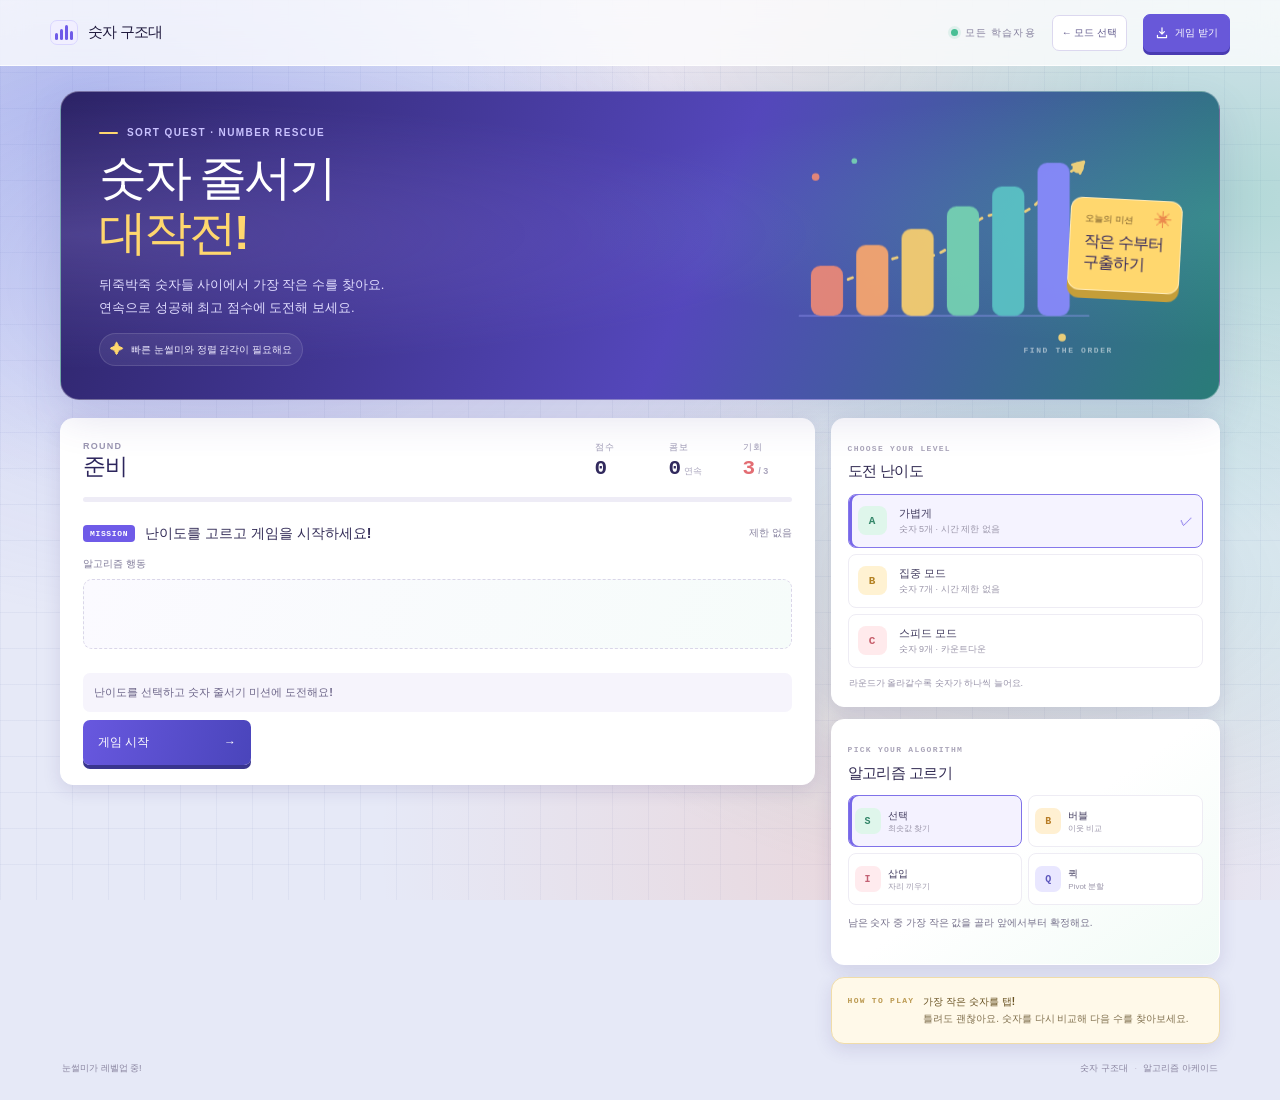
<file: numbers-rescue-app/game.html>
<!doctype html>
<html lang="ko">
<head>
  <meta charset="utf-8">
  <meta name="viewport" content="width=device-width, initial-scale=1">
  <meta name="theme-color" content="#241b58">
  <title>숫자 구조대 - 숫자 줄서기 대작전</title>
  <link rel="stylesheet" href="game.css">
  <script src="game.js" defer></script>
</head>
<body>
  <header class="topbar">
    <a class="brand" href="index.html" aria-label="학습 모드 선택으로 돌아가기">
      <span class="brand-mark" aria-hidden="true"><i></i><i></i><i></i><i></i></span>
      <span>숫자 구조대</span>
    </a>
    <div class="topbar-actions">
      <span class="edition-label"><span class="live-dot"></span> 모든 학습자용</span>
      <a class="mode-home-link" href="index.html">← 모드 선택</a>
      <a class="game-download" href="./sort-quest-game.html" download="숫자-구조대.html" aria-label="게임 오프라인 파일 다운로드">
        <svg aria-hidden="true" viewBox="0 0 20 20"><path d="M10 2.5v9m0 0 3.4-3.4M10 11.5 6.6 8.1M3.5 13.2v3.3h13v-3.3"/></svg>
        <span>게임 받기</span>
      </a>
    </div>
  </header>

  <main id="top" class="game-shell">
    <section class="hero" aria-labelledby="game-title">
      <div class="hero-copy">
        <p class="eyebrow"><span class="eyebrow-line"></span> SORT QUEST · NUMBER RESCUE</p>
        <h1 id="game-title">숫자 줄서기<br><span>대작전!</span></h1>
        <p class="hero-description">뒤죽박죽 숫자들 사이에서 가장 작은 수를 찾아요.<br>연속으로 성공해 최고 점수에 도전해 보세요.</p>
        <div class="hero-note"><span class="note-star" aria-hidden="true">✦</span> 빠른 눈썰미와 정렬 감각이 필요해요</div>
      </div>
      <div class="hero-art" aria-hidden="true">
        <svg viewBox="0 0 360 240" fill="none" xmlns="http://www.w3.org/2000/svg">
          <path d="M26 195H332" stroke="#9FA2FF" stroke-opacity=".45" stroke-width="2" stroke-linecap="round"/>
          <path d="M52 162C97 158 115 127 151 132C194 138 201 82 242 88C278 93 290 52 321 38" stroke="#FFD978" stroke-width="3" stroke-linecap="round" stroke-dasharray="5 8"/>
          <circle cx="52" cy="162" r="6" fill="#FFD978"/><circle cx="151" cy="132" r="6" fill="#FFD978"/><circle cx="242" cy="88" r="6" fill="#FFD978"/><circle cx="321" cy="38" r="6" fill="#FFD978"/>
          <rect x="38" y="142" width="34" height="53" rx="10" fill="#F28B74"/>
          <rect x="86" y="120" width="34" height="75" rx="10" fill="#FFA96B"/>
          <rect x="134" y="103" width="34" height="92" rx="10" fill="#FFD36D"/>
          <rect x="182" y="79" width="34" height="116" rx="10" fill="#78D6B3"/>
          <rect x="230" y="58" width="34" height="137" rx="10" fill="#5CC6C7"/>
          <rect x="278" y="33" width="34" height="162" rx="10" fill="#8C8BFF"/>
          <path d="m315 35 12-3-4 12" stroke="#FFD978" stroke-width="3" stroke-linecap="round" stroke-linejoin="round"/>
          <circle cx="43" cy="48" r="4" fill="#F28B74"/><circle cx="84" cy="31" r="3" fill="#78D6B3"/><circle cx="304" cy="218" r="4" fill="#FFD978"/>
        </svg>
        <span class="art-caption">FIND THE ORDER</span>
      </div>
      <div class="hero-sticker"><span>오늘의 미션</span><strong>작은 수부터<br>구출하기</strong><span class="sticker-spark" aria-hidden="true">✳</span></div>
    </section>

    <section class="game-layout" aria-label="숫자 정렬 게임">
      <article class="play-card">
        <div class="play-card-top">
          <div class="round-label"><span>ROUND</span><strong id="round-number">준비</strong></div>
          <div class="game-metrics" aria-label="현재 게임 기록">
            <div class="metric"><span>점수</span><strong id="score">0</strong></div>
            <div class="metric"><span>콤보</span><strong><span id="combo">0</span><small>연속</small></strong></div>
            <div class="metric lives-metric"><span>기회</span><strong><span id="lives">3</span><small>/ 3</small></strong></div>
          </div>
        </div>
        <div class="round-progress" aria-label="라운드 진행률"><span id="round-progress-fill"></span></div>

        <div class="mission-prompt">
          <span class="prompt-tag">MISSION</span>
          <strong id="mission-instruction">난이도를 고르고 게임을 시작하세요!</strong>
          <span id="timer" class="timer is-unlimited">제한 없음</span>
        </div>
        <div class="timer-track" hidden><span id="timer-fill"></span></div>

        <div id="selection-board">
          <div class="sort-lane-wrap">
            <div class="lane-heading"><span>정렬 완료</span><span id="sorted-count">0 / 0</span></div>
            <div id="sorted-lane" class="sorted-lane" aria-label="정렬된 숫자"></div>
          </div>
          <div class="tile-pool-wrap">
            <div class="lane-heading"><span>숫자 더미 <small>가장 작은 수를 눌러요</small></span><span class="tap-hint">TAP A TILE</span></div>
            <div id="number-pool" class="number-pool" role="group" aria-label="정렬할 숫자 선택"></div>
          </div>
        </div>
        <div id="operation-board" class="operation-board" hidden>
          <div class="lane-heading"><span id="operation-label">알고리즘 행동</span><span id="operation-counter"></span></div>
          <div id="operation-array" class="operation-array"></div>
          <p id="operation-question" class="operation-question"></p>
          <div id="operation-choices" class="operation-choices"></div>
        </div>

        <p id="game-message" class="game-message" role="status" aria-live="polite">숫자를 오름차순으로 정리하면 미션 성공!</p>
        <div class="game-actions">
          <button id="start-button" class="primary-button" type="button"><span>게임 시작</span><span aria-hidden="true">→</span></button>
          <button id="restart-button" class="secondary-button" type="button" hidden>이번 판 다시하기</button>
          <button id="next-button" class="primary-button next-button" type="button" hidden><span>다음 라운드</span><span aria-hidden="true">→</span></button>
        </div>
      </article>

      <aside class="side-stack">
        <section class="difficulty-card">
          <div class="side-heading"><span class="side-kicker">CHOOSE YOUR LEVEL</span><h2>도전 난이도</h2></div>
          <div class="difficulty-options" role="group" aria-label="게임 난이도">
            <button class="difficulty-option is-selected" type="button" data-count="5" data-timed="false" aria-pressed="true"><span class="difficulty-symbol easy-symbol">A</span><span><strong>가볍게</strong><small>숫자 5개 · 시간 제한 없음</small></span><span class="option-check">✓</span></button>
            <button class="difficulty-option" type="button" data-count="7" data-timed="false" aria-pressed="false"><span class="difficulty-symbol mid-symbol">B</span><span><strong>집중 모드</strong><small>숫자 7개 · 시간 제한 없음</small></span><span class="option-check">✓</span></button>
            <button class="difficulty-option" type="button" data-count="9" data-timed="true" data-time="42" aria-pressed="false"><span class="difficulty-symbol hard-symbol">C</span><span><strong>스피드 모드</strong><small>숫자 9개 · 카운트다운</small></span><span class="option-check">✓</span></button>
          </div>
          <p class="level-hint">라운드가 올라갈수록 숫자가 하나씩 늘어요.</p>
        </section>

        <section class="algorithm-card">
          <div class="side-heading"><span class="side-kicker">PICK YOUR ALGORITHM</span><h2>알고리즘 고르기</h2></div>
          <div class="algorithm-options" role="group" aria-label="게임할 정렬 알고리즘">
            <button class="algorithm-option is-selected" type="button" data-algorithm="selection" aria-pressed="true"><span class="algorithm-icon selection-icon">S</span><span><strong>선택</strong><small>최솟값 찾기</small></span></button>
            <button class="algorithm-option" type="button" data-algorithm="bubble" aria-pressed="false"><span class="algorithm-icon bubble-icon">B</span><span><strong>버블</strong><small>이웃 비교</small></span></button>
            <button class="algorithm-option" type="button" data-algorithm="insertion" aria-pressed="false"><span class="algorithm-icon insertion-icon">I</span><span><strong>삽입</strong><small>자리 끼우기</small></span></button>
            <button class="algorithm-option" type="button" data-algorithm="quick" aria-pressed="false"><span class="algorithm-icon quick-icon">Q</span><span><strong>퀵</strong><small>Pivot 분할</small></span></button>
          </div>
          <p id="algorithm-description" class="algorithm-description">남은 숫자 중 가장 작은 값을 골라 앞에서부터 확정해요.</p>
          <div id="algorithm-result" class="selection-result" hidden>
            <span id="result-heading">이번 배열 실행 통계</span>
            <div><strong id="result-comparisons">0</strong><small>비교</small><b>·</b><strong id="result-movements">0</strong><small id="result-movement-label">교환</small></div>
          </div>
        </section>

        <section class="howto-card">
          <span class="side-kicker">HOW TO PLAY</span>
          <p><b>가장 작은 숫자를 탭!</b><br>틀려도 괜찮아요. 숫자를 다시 비교해 다음 수를 찾아보세요.</p>
        </section>
      </aside>
    </section>

    <footer class="game-footer"><span>눈썰미가 레벨업 중!</span><span>숫자 구조대 <i>·</i> 알고리즘 아케이드</span></footer>
  </main>
</body>
</html>
</file>
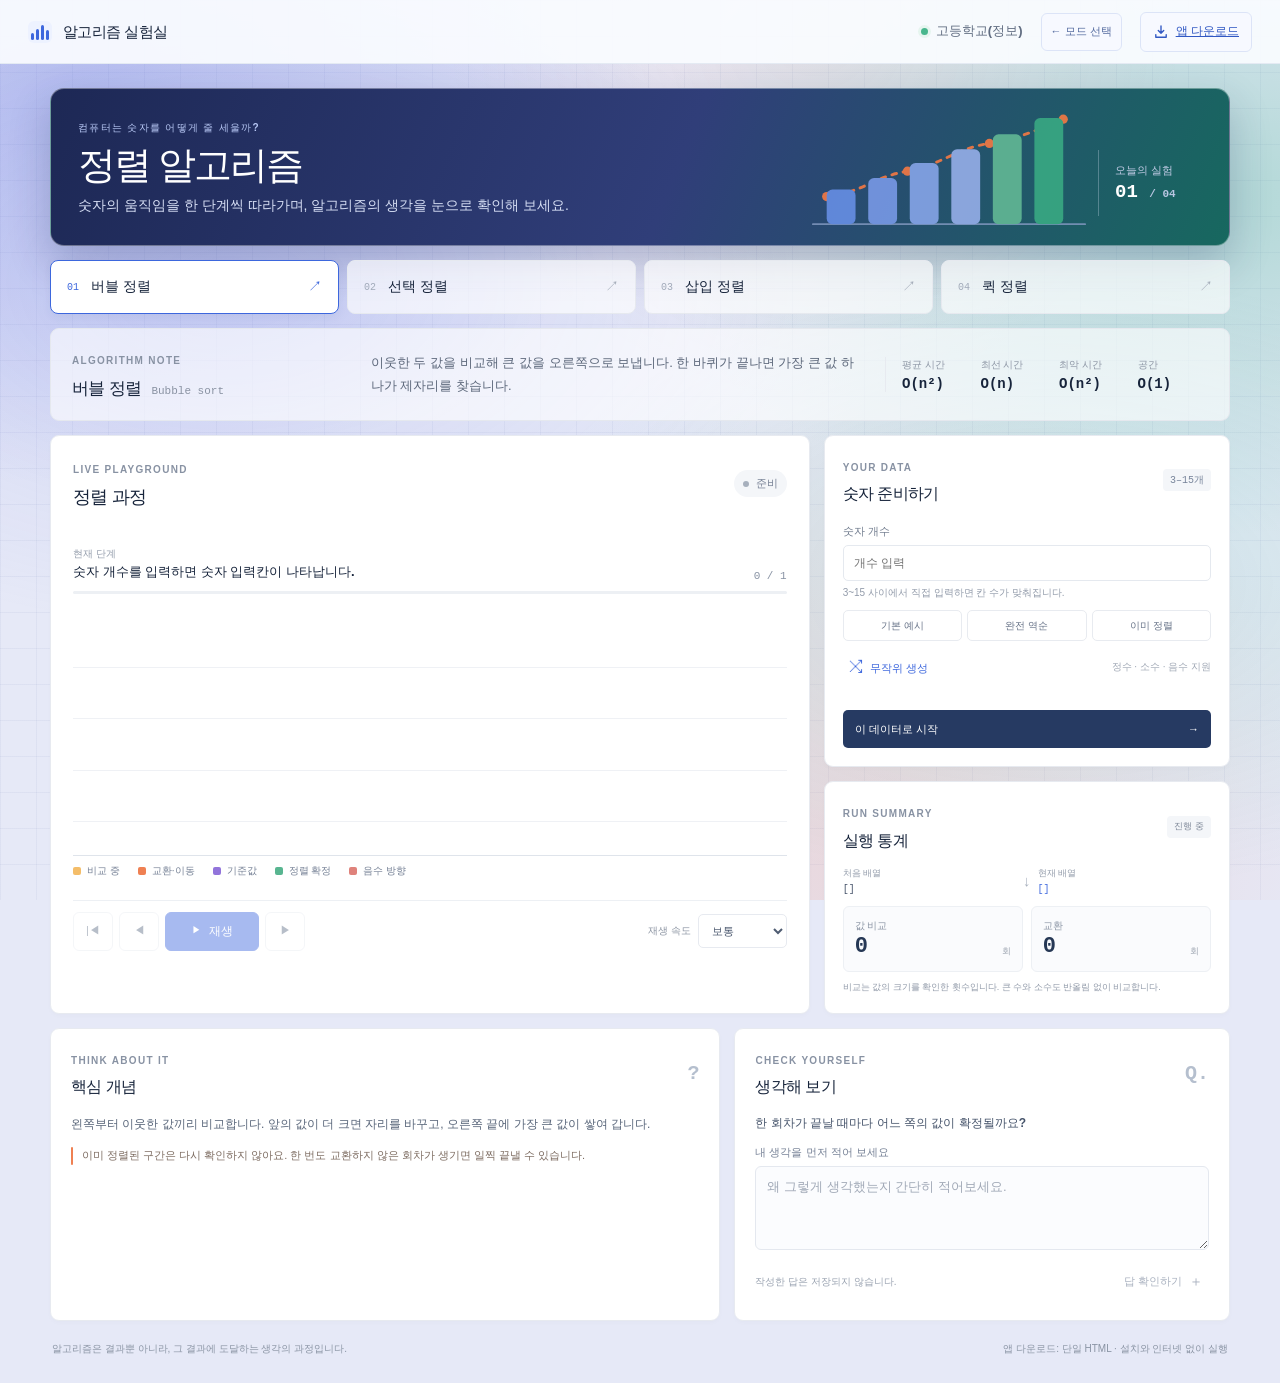
<file: numbers-rescue-app/visualizer.html>
<!doctype html>
<html lang="ko">
<head>
  <meta charset="utf-8">
  <meta name="viewport" content="width=device-width, initial-scale=1">
  <title>정렬 알고리즘</title>
  <link rel="stylesheet" href="styles.css">
  <script src="app.js" defer></script>
</head>
<body>
  <header class="topbar">
    <a class="brand" href="index.html" aria-label="학습 모드 선택으로 돌아가기">
      <span class="brand-mark" aria-hidden="true"><i></i><i></i><i></i><i></i></span>
      <span>알고리즘 실험실</span>
    </a>
    <div class="topbar-actions">
      <span class="class-label"><span class="status-dot"></span> 고등학교(정보)</span>
      <a class="mode-home-link" href="index.html">← 모드 선택</a>
      <a id="download-button" class="download-button" href="./sorting-algorithm-lab.html" download="numbers-line-up-mission.html" aria-describedby="download-help">
        <svg aria-hidden="true" viewBox="0 0 20 20"><path d="M10 2.5v9m0 0 3.4-3.4M10 11.5 6.6 8.1M3.5 13.2v3.3h13v-3.3"/></svg>
        앱 다운로드
      </a>
    </div>
  </header>

  <main id="top" class="page-shell">
    <section class="intro-row" aria-labelledby="page-title">
      <div>
        <p class="eyebrow">컴퓨터는 숫자를 어떻게 줄 세울까?</p>
        <h1 id="page-title">정렬 알고리즘</h1>
        <p class="intro-copy">숫자의 움직임을 한 단계씩 따라가며, 알고리즘의 생각을 눈으로 확인해 보세요.</p>
      </div>
      <div class="sort-art" aria-hidden="true">
        <svg viewBox="0 0 260 130" fill="none" xmlns="http://www.w3.org/2000/svg">
          <path d="M12 112H248" stroke="#8497B6" stroke-width="1.5" stroke-linecap="round"/>
          <path d="M24 88C57 84 64 71 94 66C124 60 137 46 165 42C190 38 207 30 229 21" stroke="#EF8052" stroke-width="2.5" stroke-linecap="round" stroke-dasharray="4 6"/>
          <circle cx="24" cy="88" r="4" fill="#EF8052"/><circle cx="94" cy="66" r="4" fill="#EF8052"/><circle cx="165" cy="42" r="4" fill="#EF8052"/><circle cx="229" cy="21" r="4" fill="#EF8052"/>
          <rect x="24" y="82" width="25" height="30" rx="5" fill="#7292D9"/>
          <rect x="60" y="72" width="25" height="40" rx="5" fill="#829DDC"/>
          <rect x="96" y="59" width="25" height="53" rx="5" fill="#91A9E0"/>
          <rect x="132" y="47" width="25" height="65" rx="5" fill="#A0B3E3"/>
          <rect x="168" y="34" width="25" height="78" rx="5" fill="#72B99A"/>
          <rect x="204" y="20" width="25" height="92" rx="5" fill="#4CA887"/>
        </svg>
      </div>
      <div class="lesson-stamp"><span>오늘의 실험</span><strong>01 <small>/ 04</small></strong></div>
    </section>

    <nav class="algorithm-tabs" aria-label="정렬 알고리즘 선택">
      <button class="algorithm-tab is-active" type="button" data-algorithm="bubble" aria-pressed="true"><span class="tab-index">01</span><span>버블 정렬</span><span class="tab-arrow" aria-hidden="true">↗</span></button>
      <button class="algorithm-tab" type="button" data-algorithm="selection" aria-pressed="false"><span class="tab-index">02</span><span>선택 정렬</span><span class="tab-arrow" aria-hidden="true">↗</span></button>
      <button class="algorithm-tab" type="button" data-algorithm="insertion" aria-pressed="false"><span class="tab-index">03</span><span>삽입 정렬</span><span class="tab-arrow" aria-hidden="true">↗</span></button>
      <button class="algorithm-tab" type="button" data-algorithm="quick" aria-pressed="false"><span class="tab-index">04</span><span>퀵 정렬</span><span class="tab-arrow" aria-hidden="true">↗</span></button>
    </nav>

    <section class="algorithm-overview" aria-live="polite">
      <div class="overview-heading">
        <span class="section-kicker">ALGORITHM NOTE</span>
        <h2 id="algorithm-name">버블 정렬 <span>Bubble sort</span></h2>
      </div>
      <p id="algorithm-summary" class="overview-summary"></p>
      <div class="overview-meta">
        <div><span>평균 시간</span><strong id="average-complexity">O(n²)</strong></div>
        <div><span>최선 시간</span><strong id="best-complexity">O(n)</strong></div>
        <div><span>최악 시간</span><strong id="worst-complexity">O(n²)</strong></div>
        <div><span>공간</span><strong id="space-complexity">O(1)</strong></div>
      </div>
    </section>

    <div class="workspace-grid">
      <section class="visual-panel panel" aria-labelledby="visual-title">
        <div class="panel-heading">
          <div><span class="section-kicker">LIVE PLAYGROUND</span><h2 id="visual-title">정렬 과정</h2></div>
          <span class="run-state" id="run-state"><span></span> 준비</span>
        </div>
        <div class="visual-caption">
          <div><span class="step-label">현재 단계</span><strong id="step-description">데이터를 준비하고 다음을 눌러 시작하세요.</strong><span id="key-in-hand" class="key-in-hand" hidden></span></div>
          <span id="step-count" class="step-count">0 / 0</span>
        </div>
        <div class="progress-track" aria-hidden="true"><span id="progress-fill"></span></div>
        <div id="bar-chart" class="bar-chart" role="img" aria-label="정렬 전 숫자 막대그래프"></div>
        <div class="legend" aria-label="막대 색상 범례">
          <span><i class="legend-swatch swatch-compare"></i>비교 중</span>
          <span><i class="legend-swatch swatch-move"></i>교환·이동</span>
          <span><i class="legend-swatch swatch-pivot"></i>기준값</span>
          <span><i class="legend-swatch swatch-fixed"></i>정렬 확정</span>
          <span><i class="legend-swatch swatch-negative"></i>음수 방향</span>
        </div>
        <div class="pointer-readout" id="pointer-readout" aria-live="polite"></div>
        <div class="playback-controls">
          <div class="transport" aria-label="단계 이동">
            <button id="first-button" class="icon-button" type="button" aria-label="처음으로" title="처음으로"><span aria-hidden="true">|◀</span></button>
            <button id="previous-button" class="icon-button" type="button" aria-label="이전 단계" title="이전"><span aria-hidden="true">◀</span></button>
            <button id="play-button" class="play-button" type="button"><span class="play-icon" aria-hidden="true">▶</span><span id="play-label">재생</span></button>
            <button id="next-button" class="icon-button" type="button" aria-label="다음 단계" title="다음"><span aria-hidden="true">▶</span></button>
          </div>
          <label class="speed-control" for="speed-select"><span>재생 속도</span><select id="speed-select"><option value="1200">느리게</option><option value="700" selected>보통</option><option value="300">빠르게</option></select></label>
        </div>
      </section>

      <aside class="side-column">
        <section class="data-panel panel" aria-labelledby="data-title">
          <div class="panel-heading compact-heading"><div><span class="section-kicker">YOUR DATA</span><h2 id="data-title">숫자 준비하기</h2></div><span class="tiny-tag">3–15개</span></div>
          <label class="count-label" for="count-select">숫자 개수</label>
          <input id="count-select" class="count-select" type="number" min="3" max="15" step="1" placeholder="개수 입력" inputmode="numeric" required aria-describedby="count-hint">
          <span id="count-hint" class="count-hint">3~15 사이에서 직접 입력하면 칸 수가 맞춰집니다.</span>
          <div class="preset-row" aria-label="데이터 예시">
            <button type="button" data-preset="example">기본 예시</button>
            <button type="button" data-preset="reverse">완전 역순</button>
            <button type="button" data-preset="sorted">이미 정렬</button>
          </div>
          <div class="random-row"><button type="button" id="random-button" class="random-button"><span aria-hidden="true">⤨</span> 무작위 생성</button><span class="input-hint">정수 · 소수 · 음수 지원</span></div>
          <div id="number-inputs" class="number-inputs" aria-label="정렬할 숫자 입력"></div>
          <p id="input-error" class="input-error" role="alert"></p>
          <button type="button" id="apply-button" class="apply-button">이 데이터로 시작 <span aria-hidden="true">→</span></button>
        </section>

        <section class="stats-panel panel" aria-labelledby="stats-title">
          <div class="panel-heading compact-heading"><div><span class="section-kicker">RUN SUMMARY</span><h2 id="stats-title">실행 통계</h2></div><span id="completion-badge" class="completion-badge">진행 전</span></div>
          <div class="array-summary"><div><span>처음 배열</span><strong id="initial-array">—</strong></div><span class="array-arrow" aria-hidden="true">↓</span><div><span>현재 배열</span><strong id="current-array">—</strong></div></div>
          <div class="metric-grid">
            <div class="metric-card"><span>값 비교</span><strong id="comparison-count">0</strong><small>회</small></div>
            <div class="metric-card"><span id="movement-label">교환</span><strong id="movement-count">0</strong><small>회</small></div>
          </div>
          <p class="stats-note" id="stats-note">비교는 값의 크기를 확인한 횟수입니다. 큰 수와 소수도 반올림 없이 비교합니다.</p>
        </section>
      </aside>
    </div>

    <section class="learning-grid">
      <article class="concept-panel panel">
        <div class="panel-heading compact-heading"><div><span class="section-kicker">THINK ABOUT IT</span><h2>핵심 개념</h2></div><span class="concept-mark" aria-hidden="true">?</span></div>
        <p id="concept-copy"></p>
        <div class="concept-callout"><span class="callout-line"></span><p id="teaching-tip"></p></div>
      </article>
      <article class="question-panel panel">
        <div class="panel-heading compact-heading"><div><span class="section-kicker">CHECK YOURSELF</span><h2>생각해 보기</h2></div><span class="question-number">Q.</span></div>
        <p id="question-copy" class="question-copy"></p>
        <label class="student-answer-label" for="student-answer">내 생각을 먼저 적어 보세요</label>
        <textarea id="student-answer" class="student-answer" rows="3" maxlength="500" placeholder="왜 그렇게 생각했는지 간단히 적어보세요."></textarea>
        <div class="answer-actions">
          <span class="answer-privacy">작성한 답은 저장되지 않습니다.</span>
          <button id="answer-toggle" class="answer-toggle" type="button" aria-expanded="false" aria-controls="answer-copy" disabled>답 확인하기 <span aria-hidden="true">＋</span></button>
        </div>
        <p id="answer-copy" class="answer-copy" hidden></p>
      </article>
    </section>

    <footer class="page-footer"><span>알고리즘은 결과뿐 아니라, 그 결과에 도달하는 생각의 과정입니다.</span><span id="download-help">앱 다운로드: 단일 HTML · 설치와 인터넷 없이 실행</span></footer>
  </main>
</body>
</html>
</file>
<file: home.css>
:root { font-family: "Manrope", "Noto Sans KR", sans-serif; color: #211d43; background: #efedfa; font-synthesis: none; text-rendering: optimizeLegibility; --purple: #6d5be5; --ink: #211d43; --muted: #8c88a4; }
* { box-sizing: border-box; }
body { min-width: 320px; min-height: 100vh; margin: 0; background: radial-gradient(ellipse at 6% 9%, #d8d6ff 0, transparent 34%), radial-gradient(ellipse at 93% 24%, #d4f1e7 0, transparent 34%), #f1eff9; font-size: 15px; line-height: 1.5; }
a { color: inherit; }
a:focus-visible { outline: 3px solid #7667e8; outline-offset: 4px; }
.home-header { height: 66px; display: flex; align-items: center; justify-content: space-between; padding: 0 max(22px, calc((100vw - 1120px) / 2)); border-bottom: 1px solid #fff; background: #ffffffa8; backdrop-filter: blur(12px); }
.home-brand { display: inline-flex; align-items: center; gap: 10px; color: var(--ink); text-decoration: none; font-size: 15px; font-weight: 900; letter-spacing: -.05em; }.brand-bars { height: 25px; display: flex; align-items: end; gap: 2px; padding: 4px; border: 1px solid #d8d3ff; border-radius: 7px; background: #f0eeff; }.brand-bars i { width: 3px; border-radius: 3px; background: var(--purple); }.brand-bars i:nth-child(1) { height: 7px; }.brand-bars i:nth-child(2) { height: 11px; }.brand-bars i:nth-child(3) { height: 15px; }.brand-bars i:nth-child(4) { height: 9px; }
.course-label { display: inline-flex; align-items: center; gap: 8px; color: #85819c; font-size: 10px; font-weight: 800; letter-spacing: .1em; }.course-label span { width: 7px; height: 7px; border-radius: 50%; background: #4bc59c; box-shadow: 0 0 0 3px #4bc59c20; }
.home-header-actions { display: flex; align-items: center; gap: 12px; }
.bundle-download { min-height: 38px; display: inline-flex; align-items: center; gap: 7px; padding: 0 11px; border: 1px solid #6154ce; border-radius: 7px; color: #fff; background: #6d5be5; box-shadow: 0 3px 0 #4f42b2; text-decoration: none; font-size: 10px; font-weight: 800; transition: transform .14s, filter .14s; }
.bundle-download:hover { transform: translateY(-1px); filter: brightness(1.07); }
.bundle-download:active { transform: translateY(2px); box-shadow: 0 1px 0 #4f42b2; }
.bundle-download svg { width: 15px; height: 15px; fill: none; stroke: currentColor; stroke-width: 1.7; stroke-linecap: round; stroke-linejoin: round; }
.home-shell { width: min(1050px, calc(100% - 40px)); margin: 0 auto; }
.welcome { position: relative; isolation: isolate; overflow: hidden; min-height: 312px; padding: 43px 42px 35px; margin: 28px 0 27px; border: 1px solid #ffffff45; border-radius: 19px; color: #fff; background: linear-gradient(112deg,#29245d 0%,#5145b3 54%,#286f6a 100%); box-shadow: 0 18px 42px #37317725; }
.welcome::before { position: absolute; z-index: -1; inset: -35%; background: radial-gradient(ellipse at 25% 42%,#aa9bff35,transparent 34%),radial-gradient(ellipse at 80% 50%,#6be3be2d,transparent 31%); content: ""; animation: welcome-glow 17s ease-in-out infinite alternate; }
.eyebrow { display: flex; align-items: center; gap: 9px; margin: 0 0 13px; color: #c8c1ff; font-size: 9px; font-weight: 900; letter-spacing: .16em; }.eyebrow span { width: 20px; height: 2px; border-radius: 2px; background: #ffd875; }
h1 { position: relative; z-index: 1; max-width: 650px; margin: 0; color: #fff; font-size: clamp(32px,4.1vw,46px); line-height: 1.2; letter-spacing: -.065em; font-weight: 900; }h1 em { color: #ffe184; font-style: normal; }
.welcome-copy { position: relative; z-index: 1; margin: 13px 0 15px; color: #e2dfff; font-size: 12px; line-height: 1.75; }
.algorithm-tags { position: relative; z-index: 1; display: flex; flex-wrap: wrap; gap: 6px; }.algorithm-tags span { padding: 4px 8px; border: 1px solid #ffffff2c; border-radius: 20px; color: #edeaff; background: #ffffff10; font-size: 9px; font-weight: 700; }
.welcome-art { position: absolute; z-index: -1; top: 50%; right: 45px; width: min(200px,24%); transform: translateY(-48%); animation: art-float 6s ease-in-out infinite; }.welcome-orbit { position: absolute; z-index: -1; border: 1px solid #ffffff12; border-radius: 50%; }.orbit-one { width: 280px; height: 280px; right: 28px; top: 12px; }.orbit-two { width: 370px; height: 370px; right: -18px; top: -34px; }
.mode-section { padding: 4px 2px 0; }.section-intro { display: flex; justify-content: space-between; align-items: end; margin-bottom: 13px; }.section-kicker { margin: 0; color: #9691ae; font: 800 9px "DM Mono", monospace; letter-spacing: .15em; }.section-intro h2 { margin: 3px 0 0; color: #28234c; font-size: 20px; letter-spacing: -.05em; }.step-count { color: #918ca6; font: 700 11px "DM Mono", monospace; }.step-count i { padding: 0 4px; color: #c0bbd1; font-style: normal; }
.mode-grid { display: grid; grid-template-columns: 1fr 1fr; gap: 15px; }
.mode-card { position: relative; isolation: isolate; overflow: hidden; min-height: 245px; display: flex; flex-direction: column; justify-content: space-between; padding: 19px 21px 16px; border: 1px solid #fff; border-radius: 14px; text-decoration: none; box-shadow: 0 9px 25px #3d347f16; transition: transform .2s, box-shadow .2s; }.mode-card:hover { transform: translateY(-4px); box-shadow: 0 15px 31px #3d347f24; }.game-card { color: #293351; background: linear-gradient(135deg,#fff,#f0fbf6 75%,#e7f7ef); border-color: #dff1e9; }.study-card { color: #293351; background: linear-gradient(135deg,#fff,#f0fbf6 75%,#e7f7ef); border-color: #dff1e9; }
.card-topline { display: flex; align-items: center; justify-content: space-between; }.mode-number { font: 700 9px "DM Mono", monospace; letter-spacing: .12em; opacity: .7; }.mode-icon { width: 34px; height: 34px; display: grid; place-items: center; border: 1px solid #ffffff30; border-radius: 9px; color: #fff; background: #ffffff18; }.mode-icon svg { width: 21px; height: 21px; stroke: currentColor; stroke-width: 1.6; stroke-linecap: round; stroke-linejoin: round; }.study-icon { border-color: #d8eee2; color: #37916e; background: #e5f7ed; }.game-icon { border-color: #ded9ff; color: #6655d1; background: #efedff; }
.card-copy { position: relative; z-index: 1; }.card-label { margin: 0 0 3px; color: #d9d4ff; font: 800 8px "DM Mono", monospace; letter-spacing: .15em; }.game-card .card-label { color: #7465d8; }.study-card .card-label { color: #6da58e; }.card-copy h3 { margin: 0; color: inherit; font-size: 25px; font-weight: 900; letter-spacing: -.06em; }.card-description { margin: 6px 0 0; color: #eeeaff; font-size: 11px; line-height: 1.7; }.game-card .card-description, .study-card .card-description { color: #74809a; }
.card-bottom { position: relative; z-index: 1; display: flex; justify-content: space-between; align-items: center; gap: 8px; padding-top: 11px; border-top: 1px solid #ffffff35; color: #d9d5ff; font-size: 9px; }.game-card .card-bottom, .study-card .card-bottom { border-color: #dcefe5; color: #7e899c; }.card-cta { display: inline-flex; align-items: center; gap: 8px; color: #fff; font-size: 10px; font-weight: 900; }.game-card .card-cta { color: #6351ce; }.study-card .card-cta { color: #368664; }.card-cta b { font-size: 15px; transition: transform .18s; }.mode-card:hover .card-cta b { transform: translateX(4px); }
.card-decoration { position: absolute; z-index: -1; right: 35px; top: 46px; height: 117px; display: flex; align-items: end; gap: 7px; opacity: .2; transform: rotate(10deg); }.card-decoration i { width: 17px; border-radius: 6px 6px 2px 2px; background: #fff; }.card-decoration i:nth-child(1) { height: 39px; }.card-decoration i:nth-child(2) { height: 61px; }.card-decoration i:nth-child(3) { height: 82px; }.card-decoration i:nth-child(4) { height: 100px; }.card-decoration i:nth-child(5) { height: 117px; }.decoration-game i { background: #897ae4; }.decoration-study { opacity: .28; transform: rotate(-9deg); }.decoration-study i { background: #65b991; }
.mode-tip { display: flex; align-items: center; gap: 8px; margin: 13px 2px 0; color: #77738f; font-size: 10px; }.tip-mark { width: 17px; height: 17px; display: grid; place-items: center; border: 1px solid #d6d1f5; border-radius: 50%; color: #7263db; font: 700 10px "DM Mono", monospace; }
.home-footer { display: flex; justify-content: space-between; gap: 12px; padding: 25px 2px 30px; color: #8e89a4; font-size: 9px; }.home-footer i { padding: 0 4px; color: #bab5cb; font-style: normal; }
@keyframes welcome-glow { from { transform: translateX(-1%); } to { transform: translateX(1.5%) scale(1.03); } }
@keyframes art-float { 0%,100% { transform: translateY(-48%); } 50% { transform: translateY(calc(-48% - 4px)); } }
@media (max-width: 700px) { .home-header { height: 58px; padding: 0 15px; }.course-label { display: none; }.home-header-actions { gap: 0; }.bundle-download { min-height: 35px; padding: 0 8px; }.home-shell { width: calc(100% - 24px); }.welcome { min-height: 290px; padding: 32px 22px 25px; margin: 16px 0 22px; }.welcome-art { right: 5px; top: 56%; width: 150px; opacity: .28; }.welcome-copy { max-width: 350px; font-size: 11px; }.mode-grid { grid-template-columns: 1fr; gap: 10px; }.mode-card { min-height: 206px; padding: 16px 17px 14px; }.section-intro h2 { font-size: 18px; }.home-footer { padding-bottom: 20px; font-size: 8px; } }
@media (max-width: 390px) { .welcome { min-height: 280px; padding: 28px 18px 22px; }.welcome-art { width: 124px; top: 61%; right: 0; opacity: .2; }.welcome-copy br { display: none; }.card-copy h3 { font-size: 23px; }.card-decoration { right: 24px; } }
@media (prefers-reduced-motion: reduce) { *,*::before,*::after { animation: none !important; transition-duration: .01ms !important; } }
</file>
<file: numbers-rescue-app/home.css>
:root { font-family: "Manrope", "Noto Sans KR", sans-serif; color: #211d43; background: #efedfa; font-synthesis: none; text-rendering: optimizeLegibility; --purple: #6d5be5; --ink: #211d43; --muted: #8c88a4; }
* { box-sizing: border-box; }
body { min-width: 320px; min-height: 100vh; margin: 0; background: radial-gradient(ellipse at 6% 9%, #d8d6ff 0, transparent 34%), radial-gradient(ellipse at 93% 24%, #d4f1e7 0, transparent 34%), #f1eff9; font-size: 15px; line-height: 1.5; }
a { color: inherit; }
a:focus-visible { outline: 3px solid #7667e8; outline-offset: 4px; }
.home-header { height: 66px; display: flex; align-items: center; justify-content: space-between; padding: 0 max(22px, calc((100vw - 1120px) / 2)); border-bottom: 1px solid #fff; background: #ffffffa8; backdrop-filter: blur(12px); }
.home-brand { display: inline-flex; align-items: center; gap: 10px; color: var(--ink); text-decoration: none; font-size: 15px; font-weight: 900; letter-spacing: -.05em; }.brand-bars { height: 25px; display: flex; align-items: end; gap: 2px; padding: 4px; border: 1px solid #d8d3ff; border-radius: 7px; background: #f0eeff; }.brand-bars i { width: 3px; border-radius: 3px; background: var(--purple); }.brand-bars i:nth-child(1) { height: 7px; }.brand-bars i:nth-child(2) { height: 11px; }.brand-bars i:nth-child(3) { height: 15px; }.brand-bars i:nth-child(4) { height: 9px; }
.course-label { display: inline-flex; align-items: center; gap: 8px; color: #85819c; font-size: 10px; font-weight: 800; letter-spacing: .1em; }.course-label span { width: 7px; height: 7px; border-radius: 50%; background: #4bc59c; box-shadow: 0 0 0 3px #4bc59c20; }
.home-header-actions { display: flex; align-items: center; gap: 12px; }
.bundle-download { min-height: 38px; display: inline-flex; align-items: center; gap: 7px; padding: 0 11px; border: 1px solid #6154ce; border-radius: 7px; color: #fff; background: #6d5be5; box-shadow: 0 3px 0 #4f42b2; text-decoration: none; font-size: 10px; font-weight: 800; transition: transform .14s, filter .14s; }
.bundle-download:hover { transform: translateY(-1px); filter: brightness(1.07); }
.bundle-download:active { transform: translateY(2px); box-shadow: 0 1px 0 #4f42b2; }
.bundle-download svg { width: 15px; height: 15px; fill: none; stroke: currentColor; stroke-width: 1.7; stroke-linecap: round; stroke-linejoin: round; }
.home-shell { width: min(1050px, calc(100% - 40px)); margin: 0 auto; }
.welcome { position: relative; isolation: isolate; overflow: hidden; min-height: 312px; padding: 43px 42px 35px; margin: 28px 0 27px; border: 1px solid #ffffff45; border-radius: 19px; color: #fff; background: linear-gradient(112deg,#29245d 0%,#5145b3 54%,#286f6a 100%); box-shadow: 0 18px 42px #37317725; }
.welcome::before { position: absolute; z-index: -1; inset: -35%; background: radial-gradient(ellipse at 25% 42%,#aa9bff35,transparent 34%),radial-gradient(ellipse at 80% 50%,#6be3be2d,transparent 31%); content: ""; animation: welcome-glow 17s ease-in-out infinite alternate; }
.eyebrow { display: flex; align-items: center; gap: 9px; margin: 0 0 13px; color: #c8c1ff; font-size: 9px; font-weight: 900; letter-spacing: .16em; }.eyebrow span { width: 20px; height: 2px; border-radius: 2px; background: #ffd875; }
h1 { position: relative; z-index: 1; max-width: 650px; margin: 0; color: #fff; font-size: clamp(32px,4.1vw,46px); line-height: 1.2; letter-spacing: -.065em; font-weight: 900; }h1 em { color: #ffe184; font-style: normal; }
.welcome-copy { position: relative; z-index: 1; margin: 13px 0 15px; color: #e2dfff; font-size: 12px; line-height: 1.75; }
.algorithm-tags { position: relative; z-index: 1; display: flex; flex-wrap: wrap; gap: 6px; }.algorithm-tags span { padding: 4px 8px; border: 1px solid #ffffff2c; border-radius: 20px; color: #edeaff; background: #ffffff10; font-size: 9px; font-weight: 700; }
.welcome-art { position: absolute; z-index: -1; top: 50%; right: 45px; width: min(200px,24%); transform: translateY(-48%); animation: art-float 6s ease-in-out infinite; }.welcome-orbit { position: absolute; z-index: -1; border: 1px solid #ffffff12; border-radius: 50%; }.orbit-one { width: 280px; height: 280px; right: 28px; top: 12px; }.orbit-two { width: 370px; height: 370px; right: -18px; top: -34px; }
.mode-section { padding: 4px 2px 0; }.section-intro { display: flex; justify-content: space-between; align-items: end; margin-bottom: 13px; }.section-kicker { margin: 0; color: #9691ae; font: 800 9px "DM Mono", monospace; letter-spacing: .15em; }.section-intro h2 { margin: 3px 0 0; color: #28234c; font-size: 20px; letter-spacing: -.05em; }.step-count { color: #918ca6; font: 700 11px "DM Mono", monospace; }.step-count i { padding: 0 4px; color: #c0bbd1; font-style: normal; }
.mode-grid { display: grid; grid-template-columns: 1fr 1fr; gap: 15px; }
.mode-card { position: relative; isolation: isolate; overflow: hidden; min-height: 245px; display: flex; flex-direction: column; justify-content: space-between; padding: 19px 21px 16px; border: 1px solid #fff; border-radius: 14px; text-decoration: none; box-shadow: 0 9px 25px #3d347f16; transition: transform .2s, box-shadow .2s; }.mode-card:hover { transform: translateY(-4px); box-shadow: 0 15px 31px #3d347f24; }.game-card { color: #293351; background: linear-gradient(135deg,#fff,#f0fbf6 75%,#e7f7ef); border-color: #dff1e9; }.study-card { color: #293351; background: linear-gradient(135deg,#fff,#f0fbf6 75%,#e7f7ef); border-color: #dff1e9; }
.card-topline { display: flex; align-items: center; justify-content: space-between; }.mode-number { font: 700 9px "DM Mono", monospace; letter-spacing: .12em; opacity: .7; }.mode-icon { width: 34px; height: 34px; display: grid; place-items: center; border: 1px solid #ffffff30; border-radius: 9px; color: #fff; background: #ffffff18; }.mode-icon svg { width: 21px; height: 21px; stroke: currentColor; stroke-width: 1.6; stroke-linecap: round; stroke-linejoin: round; }.study-icon { border-color: #d8eee2; color: #37916e; background: #e5f7ed; }.game-icon { border-color: #ded9ff; color: #6655d1; background: #efedff; }
.card-copy { position: relative; z-index: 1; }.card-label { margin: 0 0 3px; color: #d9d4ff; font: 800 8px "DM Mono", monospace; letter-spacing: .15em; }.game-card .card-label { color: #7465d8; }.study-card .card-label { color: #6da58e; }.card-copy h3 { margin: 0; color: inherit; font-size: 25px; font-weight: 900; letter-spacing: -.06em; }.card-description { margin: 6px 0 0; color: #eeeaff; font-size: 11px; line-height: 1.7; }.game-card .card-description, .study-card .card-description { color: #74809a; }
.card-bottom { position: relative; z-index: 1; display: flex; justify-content: space-between; align-items: center; gap: 8px; padding-top: 11px; border-top: 1px solid #ffffff35; color: #d9d5ff; font-size: 9px; }.game-card .card-bottom, .study-card .card-bottom { border-color: #dcefe5; color: #7e899c; }.card-cta { display: inline-flex; align-items: center; gap: 8px; color: #fff; font-size: 10px; font-weight: 900; }.game-card .card-cta { color: #6351ce; }.study-card .card-cta { color: #368664; }.card-cta b { font-size: 15px; transition: transform .18s; }.mode-card:hover .card-cta b { transform: translateX(4px); }
.card-decoration { position: absolute; z-index: -1; right: 35px; top: 46px; height: 117px; display: flex; align-items: end; gap: 7px; opacity: .2; transform: rotate(10deg); }.card-decoration i { width: 17px; border-radius: 6px 6px 2px 2px; background: #fff; }.card-decoration i:nth-child(1) { height: 39px; }.card-decoration i:nth-child(2) { height: 61px; }.card-decoration i:nth-child(3) { height: 82px; }.card-decoration i:nth-child(4) { height: 100px; }.card-decoration i:nth-child(5) { height: 117px; }.decoration-game i { background: #897ae4; }.decoration-study { opacity: .28; transform: rotate(-9deg); }.decoration-study i { background: #65b991; }
.mode-tip { display: flex; align-items: center; gap: 8px; margin: 13px 2px 0; color: #77738f; font-size: 10px; }.tip-mark { width: 17px; height: 17px; display: grid; place-items: center; border: 1px solid #d6d1f5; border-radius: 50%; color: #7263db; font: 700 10px "DM Mono", monospace; }
.home-footer { display: flex; justify-content: space-between; gap: 12px; padding: 25px 2px 30px; color: #8e89a4; font-size: 9px; }.home-footer i { padding: 0 4px; color: #bab5cb; font-style: normal; }
@keyframes welcome-glow { from { transform: translateX(-1%); } to { transform: translateX(1.5%) scale(1.03); } }
@keyframes art-float { 0%,100% { transform: translateY(-48%); } 50% { transform: translateY(calc(-48% - 4px)); } }
@media (max-width: 700px) { .home-header { height: 58px; padding: 0 15px; }.course-label { display: none; }.home-header-actions { gap: 0; }.bundle-download { min-height: 35px; padding: 0 8px; }.home-shell { width: calc(100% - 24px); }.welcome { min-height: 290px; padding: 32px 22px 25px; margin: 16px 0 22px; }.welcome-art { right: 5px; top: 56%; width: 150px; opacity: .28; }.welcome-copy { max-width: 350px; font-size: 11px; }.mode-grid { grid-template-columns: 1fr; gap: 10px; }.mode-card { min-height: 206px; padding: 16px 17px 14px; }.section-intro h2 { font-size: 18px; }.home-footer { padding-bottom: 20px; font-size: 8px; } }
@media (max-width: 390px) { .welcome { min-height: 280px; padding: 28px 18px 22px; }.welcome-art { width: 124px; top: 61%; right: 0; opacity: .2; }.welcome-copy br { display: none; }.card-copy h3 { font-size: 23px; }.card-decoration { right: 24px; } }
@media (prefers-reduced-motion: reduce) { *,*::before,*::after { animation: none !important; transition-duration: .01ms !important; } }
</file>
<file: game.css>
:root {
  font-family: "Manrope", "Noto Sans KR", sans-serif;
  color: #201b3e;
  background: #edeafa;
  font-synthesis: none;
  text-rendering: optimizeLegibility;
  --ink: #201b3e;
  --muted: #817d9c;
  --purple: #6f5be8;
  --purple-dark: #4d3fc2;
  --mint: #58cba6;
  --yellow: #ffd76e;
  --coral: #f27f73;
  --paper: #fff;
}

* { box-sizing: border-box; }
body { position: relative; isolation: isolate; min-width: 320px; min-height: 100vh; margin: 0; background-color: #e6e9f7; background-image: radial-gradient(ellipse at 6% 11%, rgba(94, 111, 224, .34), transparent 34%), radial-gradient(ellipse at 95% 22%, rgba(55, 177, 139, .3), transparent 34%), radial-gradient(ellipse at 68% 94%, rgba(244, 143, 115, .2), transparent 40%), linear-gradient(rgba(67, 82, 155, .055) 1px, transparent 1px), linear-gradient(90deg, rgba(67, 82, 155, .055) 1px, transparent 1px); background-size: auto, auto, auto, 36px 36px, 36px 36px; background-attachment: fixed; font-size: 15px; line-height: 1.5; }
body::before { position: fixed; z-index: -1; inset: -12%; background: radial-gradient(ellipse at 24% 35%, rgba(114, 126, 237, .18), transparent 34%), radial-gradient(ellipse at 76% 62%, rgba(71, 197, 151, .16), transparent 32%), radial-gradient(ellipse at 61% 12%, rgba(251, 151, 124, .1), transparent 27%); content: ""; pointer-events: none; animation: ambient-drift 24s ease-in-out infinite alternate; }
button, a { font: inherit; }
button { color: inherit; }
button:focus-visible, a:focus-visible { outline: 3px solid #806eff; outline-offset: 3px; }
[hidden] { display: none !important; }
.topbar { height: 66px; display: flex; align-items: center; justify-content: space-between; padding: 0 max(22px, calc((100vw - 1180px) / 2)); border-bottom: 1px solid #ffffffb8; background: #ffffffbf; backdrop-filter: blur(14px); }
.brand { display: inline-flex; align-items: center; gap: 10px; color: var(--ink); text-decoration: none; font-size: 15px; font-weight: 900; letter-spacing: -.05em; }
.brand-mark { height: 25px; display: flex; align-items: end; gap: 2px; padding: 4px; border: 1px solid #dad6ff; border-radius: 7px; background: #f1efff; }
.brand-mark i { width: 3px; border-radius: 3px; background: var(--purple); }.brand-mark i:nth-child(1) { height: 7px; }.brand-mark i:nth-child(2) { height: 11px; }.brand-mark i:nth-child(3) { height: 15px; }.brand-mark i:nth-child(4) { height: 9px; }
.topbar-actions { display: flex; align-items: center; gap: 16px; }.edition-label { display: inline-flex; align-items: center; gap: 7px; color: #85809d; font-size: 10px; font-weight: 800; letter-spacing: .11em; }.live-dot { width: 7px; height: 7px; border-radius: 50%; background: #48bf95; box-shadow: 0 0 0 3px #48bf9520; }
.study-link { min-height: 38px; display: inline-flex; align-items: center; gap: 9px; padding: 0 12px; border: 1px solid #e1def1; border-radius: 7px; color: #625b8d; background: #fff; text-decoration: none; font-size: 11px; font-weight: 700; transition: border-color .16s, color .16s, transform .16s; }.study-link:hover { transform: translateY(-1px); border-color: #aaa0f0; color: var(--purple-dark); }
.mode-home-link { min-height: 36px; display: inline-flex; align-items: center; padding: 0 9px; border: 1px solid #dcd8ef; border-radius: 7px; color: #625b8d; background: #fff; text-decoration: none; font-size: 10px; font-weight: 800; white-space: nowrap; transition: border-color .14s, color .14s; }.mode-home-link:hover { border-color: #a69aed; color: var(--purple-dark); }
.game-download { min-height: 38px; display: inline-flex; align-items: center; gap: 6px; padding: 0 11px; border: 1px solid #6658db; border-radius: 7px; color: #fff; background: #6858d9; box-shadow: 0 3px 0 #493bb2; text-decoration: none; font-size: 10px; font-weight: 800; transition: transform .14s, filter .14s; }.game-download:hover { transform: translateY(-1px); filter: brightness(1.08); }.game-download:active { transform: translateY(2px); box-shadow: 0 1px 0 #493bb2; }.game-download svg { width: 14px; height: 14px; fill: none; stroke: currentColor; stroke-width: 1.7; stroke-linecap: round; stroke-linejoin: round; }
.game-shell { width: min(1160px, calc(100% - 40px)); margin: 0 auto; }
.hero { position: relative; isolation: isolate; overflow: hidden; min-height: 265px; display: flex; align-items: center; justify-content: space-between; gap: 22px; padding: 33px 38px; margin: 25px 0 18px; border: 1px solid #ffffff55; border-radius: 19px; color: #fff; background: linear-gradient(112deg, #2c2366 0%, #5447bb 55%, #297c78 100%); box-shadow: 0 18px 40px #51479b28; }
.hero::before { position: absolute; z-index: -2; inset: -40%; background: radial-gradient(ellipse at 23% 48%, #b29cff38, transparent 33%), radial-gradient(ellipse at 80% 45%, #63e7bd32, transparent 30%); content: ""; animation: aurora-drift 16s ease-in-out infinite alternate; }
.hero-copy { position: relative; z-index: 1; max-width: 570px; }.eyebrow { display: flex; align-items: center; gap: 9px; margin: 0 0 10px; color: #c9c2ff; font-size: 10px; font-weight: 900; letter-spacing: .14em; }.eyebrow-line { width: 19px; height: 2px; border-radius: 2px; background: var(--yellow); }
h1 { margin: 0; color: #fff; font-size: clamp(32px, 4.2vw, 48px); line-height: 1.15; letter-spacing: -.065em; font-weight: 900; }h1 span { color: var(--yellow); }
.hero-description { margin: 14px 0 13px; color: #e1ddff; font-size: 13px; line-height: 1.75; }.hero-note { display: inline-flex; align-items: center; gap: 7px; padding: 5px 10px; border: 1px solid #ffffff20; border-radius: 30px; color: #eeeaff; background: #ffffff10; font-size: 10px; }.note-star { color: var(--yellow); font-size: 14px; }
.hero-art { position: absolute; z-index: -1; right: 104px; top: 50%; width: min(340px, 34%); transform: translateY(-50%); opacity: .9; animation: art-hover 6s ease-in-out infinite; }.hero-art svg { width: 100%; display: block; }.hero-art rect { transform-box: fill-box; transform-origin: center bottom; animation: rise-in .75s cubic-bezier(.2,.8,.2,1) both; }.hero-art rect:nth-of-type(2) { animation-delay: .08s; }.hero-art rect:nth-of-type(3) { animation-delay: .16s; }.hero-art rect:nth-of-type(4) { animation-delay: .24s; }.hero-art rect:nth-of-type(5) { animation-delay: .32s; }.hero-art rect:nth-of-type(6) { animation-delay: .4s; }.hero-art circle { transform-box: fill-box; transform-origin: center; animation: ping 2.7s ease-in-out infinite; }.hero-art circle:nth-of-type(2) { animation-delay: .35s; }.hero-art circle:nth-of-type(3) { animation-delay: .7s; }.hero-art circle:nth-of-type(4) { animation-delay: 1.05s; }
.art-caption { position: absolute; right: 2px; bottom: 4px; color: #fff9; font: 600 8px "DM Mono", monospace; letter-spacing: .2em; }.hero-sticker { position: relative; z-index: 1; flex: 0 0 112px; display: grid; gap: 4px; padding: 14px 14px 16px; border: 1px solid #ffffff80; border-radius: 12px; color: #34285e; background: var(--yellow); box-shadow: 0 8px 0 #c59e39; transform: rotate(3deg); }.hero-sticker > span:first-child { color: #72572a; font-size: 9px; font-weight: 800; }.hero-sticker strong { font-size: 16px; line-height: 1.35; letter-spacing: -.05em; }.sticker-spark { position: absolute; right: 9px; top: 6px; color: #eb8a4d; font-size: 18px; }
.game-layout { display: grid; grid-template-columns: minmax(0, 1.55fr) minmax(290px, .8fr); gap: 16px; align-items: start; }
.play-card, .difficulty-card, .algorithm-card, .howto-card { border: 1px solid #fff; border-radius: 13px; background: #fff; box-shadow: 0 5px 18px #342a7420; }
.play-card { padding: 21px 22px 19px; }
.play-card-top { display: flex; justify-content: space-between; align-items: center; gap: 16px; }.round-label { display: grid; gap: 3px; }.round-label span, .metric > span { color: #9a96b1; font-size: 9px; font-weight: 900; letter-spacing: .14em; }.round-label strong { color: #2c255c; font: 800 23px/1.1 "DM Mono", monospace; letter-spacing: -.06em; }
.game-metrics { display: flex; align-items: center; gap: clamp(13px, 2vw, 25px); }.metric { min-width: 49px; display: grid; gap: 3px; }.metric strong { color: #31295d; font: 800 21px/1.1 "DM Mono", monospace; }.metric strong small { padding-left: 3px; color: #aaa5bd; font: 600 9px "Noto Sans KR", sans-serif; }.lives-metric strong { color: #e36d73; }
.round-progress { height: 5px; overflow: hidden; margin-top: 15px; border-radius: 5px; background: #eeecf6; }.round-progress span { display: block; width: 0; height: 100%; border-radius: inherit; background: linear-gradient(90deg, #7565ed, #48c9a5); transition: width .3s ease; }
.mission-prompt { display: flex; align-items: center; gap: 10px; margin-top: 21px; }.prompt-tag { flex: 0 0 auto; padding: 4px 7px; border-radius: 4px; color: #fff; background: var(--purple); font: 700 8px "DM Mono", monospace; letter-spacing: .08em; }.mission-prompt > strong { flex: 1; color: #332c57; font-size: 14px; font-weight: 800; }.timer { min-width: 53px; color: #6a5bd0; font: 700 15px "DM Mono", monospace; text-align: right; }.timer.is-low { color: #e45b68; animation: timer-alert .55s ease-in-out infinite alternate; }.timer-track { height: 4px; overflow: hidden; margin-top: 8px; border-radius: 3px; background: #f0edf6; }.timer-track span { display: block; width: 100%; height: 100%; border-radius: inherit; background: #7a6bed; transition: width 1s linear, background .2s; }.timer-track span.is-low { background: #ed6a73; }
.sort-lane-wrap, .tile-pool-wrap { margin-top: 18px; }.lane-heading { display: flex; align-items: baseline; justify-content: space-between; gap: 8px; margin-bottom: 8px; color: #827d9b; font-size: 10px; font-weight: 800; }.lane-heading small { padding-left: 6px; color: #aaa6b9; font-size: 9px; font-weight: 500; }.lane-heading > span:last-child { color: #9d98ae; font: 10px "DM Mono", monospace; }.answer-lane { min-height: 61px; display: flex; align-items: center; gap: 7px; padding: 8px; border: 1px dashed #d9d5eb; border-radius: 9px; background: linear-gradient(110deg,#fbfaff,#f6fcfa); }.lane-placeholder { margin: 0 auto; color: #aaa6b8; font-size: 11px; }.sorted-tile { width: 46px; height: 43px; display: grid; place-items: center; border: 1px solid #b8ebd6; border-radius: 8px; color: #277c61; background: #e7f9f0; font: 700 14px "DM Mono", monospace; animation: tile-pop .28s cubic-bezier(.2,.8,.2,1.35) both; }
.number-pool { min-height: 67px; display: flex; flex-wrap: wrap; gap: 8px; align-items: center; padding: 8px 0 2px; }.number-tile { min-width: 56px; height: 54px; padding: 0 13px; border: 2px solid transparent; border-radius: 11px; color: #31295d; background: #edeaff; box-shadow: 0 4px 0 #d4cff7; cursor: pointer; font: 800 16px "DM Mono", monospace; transition: transform .12s, box-shadow .12s, filter .12s; }.number-tile:hover { transform: translateY(-3px); box-shadow: 0 7px 0 #d4cff7; filter: saturate(1.12); }.number-tile:active { transform: translateY(1px); box-shadow: 0 2px 0 #d4cff7; }.number-tile:nth-child(5n+2) { background: #e1f8f0; box-shadow: 0 4px 0 #c0ead9; }.number-tile:nth-child(5n+3) { background: #fff1d5; box-shadow: 0 4px 0 #f1d7a2; }.number-tile:nth-child(5n+4) { background: #ffe6e2; box-shadow: 0 4px 0 #edc0b9; }.number-tile:nth-child(5n) { background: #e1f2ff; box-shadow: 0 4px 0 #bbdcf3; }.number-tile.is-wrong { border-color: #ed6c77; animation: wrong-shake .28s ease; }
.game-message { min-height: 39px; display: flex; align-items: center; margin: 13px 0 8px; padding: 8px 11px; border-radius: 7px; color: #6d6689; background: #f6f4fc; font-size: 11px; font-weight: 600; }.game-message.is-good { color: #267d60; background: #e8f8f0; }.game-message.is-wrong { color: #b64a58; background: #fff0f1; }.game-message.is-win { color: #704f12; background: #fff5d8; }
.game-actions { display: flex; flex-wrap: wrap; gap: 8px; }.primary-button, .secondary-button { min-height: 45px; display: inline-flex; align-items: center; justify-content: space-between; gap: 26px; padding: 0 15px; border: 0; border-radius: 7px; cursor: pointer; font-size: 12px; font-weight: 800; transition: transform .15s, filter .15s; }.primary-button { min-width: 168px; color: #fff; background: linear-gradient(105deg,#6858df,#4a45bb); box-shadow: 0 4px 0 #39358f; }.primary-button:hover { transform: translateY(-2px); filter: brightness(1.06); }.primary-button:active { transform: translateY(2px); box-shadow: 0 2px 0 #39358f; }.secondary-button { border: 1px solid #e4e1ef; color: #6c6684; background: #fff; }.secondary-button:hover { background: #f7f5ff; }.next-button { background: linear-gradient(105deg,#39ae89,#318d7a); box-shadow: 0 4px 0 #236d5f; }
.side-stack { display: grid; gap: 12px; }.difficulty-card, .algorithm-card, .howto-card { padding: 16px; }.side-heading { margin-bottom: 11px; }.side-kicker { color: #aaa5b9; font: 800 8px "DM Mono", monospace; letter-spacing: .16em; }.side-heading h2 { margin: 3px 0 0; color: #302951; font-size: 15px; letter-spacing: -.04em; }.difficulty-options { display: grid; gap: 6px; }.difficulty-option { min-height: 54px; display: grid; grid-template-columns: 32px 1fr auto; align-items: center; gap: 9px; padding: 6px 9px; border: 1px solid #eeecf4; border-radius: 8px; background: #fff; cursor: pointer; text-align: left; transition: border-color .16s, background .16s, transform .16s; }.difficulty-option:hover { transform: translateX(2px); border-color: #c8c0f6; }.difficulty-option.is-selected { border-color: #8678eb; background: #f5f3ff; box-shadow: inset 3px 0 #7666e8; }.difficulty-option:disabled { opacity: .52; cursor: not-allowed; transform: none; }.difficulty-symbol { width: 29px; height: 29px; display: grid; place-items: center; border-radius: 8px; font: 800 11px "DM Mono", monospace; }.easy-symbol { color: #338668; background: #dff6eb; }.mid-symbol { color: #b38122; background: #fff2d2; }.hard-symbol { color: #c65c69; background: #ffeaec; }.difficulty-option strong { display: block; color: #433d60; font-size: 11px; }.difficulty-option small { display: block; margin-top: 1px; color: #9b96aa; font-size: 9px; }.option-check { color: var(--purple); font-size: 13px; opacity: 0; }.difficulty-option.is-selected .option-check { opacity: 1; }.level-hint { margin: 9px 1px 0; color: #9994aa; font-size: 9px; }
.algorithm-card { background: linear-gradient(145deg,#fff 50%,#f1fbf6); }.algorithm-chip { display: inline-flex; align-items: center; gap: 8px; padding: 5px 9px; border: 1px solid #cdeedc; border-radius: 7px; color: #328367; background: #effaf4; font-size: 11px; }.mini-bars { height: 15px; display: flex; align-items: end; gap: 2px; }.mini-bars i { width: 3px; border-radius: 2px; background: #52b990; }.mini-bars i:nth-child(1) { height: 6px; }.mini-bars i:nth-child(2) { height: 10px; }.mini-bars i:nth-child(3) { height: 14px; }.algorithm-card > p { margin: 9px 0 0; color: #77728c; font-size: 10px; line-height: 1.7; }.selection-result { padding-top: 9px; margin-top: 10px; border-top: 1px solid #e5f1ea; }.selection-result > span { color: #9691a5; font-size: 9px; }.selection-result > div { display: flex; align-items: baseline; gap: 5px; margin-top: 3px; }.selection-result strong { color: #387e68; font: 800 15px "DM Mono", monospace; }.selection-result small, .selection-result b { color: #9893a8; font-size: 9px; }.howto-card { display: flex; gap: 9px; align-items: start; border-color: #f0dca9; background: #fff9e9; }.howto-card .side-kicker { flex: 0 0 auto; padding-top: 2px; color: #bb9950; }.howto-card p { margin: 0; color: #80704e; font-size: 10px; line-height: 1.65; }.howto-card b { color: #695323; }
.game-footer { display: flex; justify-content: space-between; gap: 10px; padding: 18px 2px 24px; color: #8a85a0; font-size: 9px; }.game-footer i { padding: 0 4px; color: #beb9cf; font-style: normal; }
@keyframes aurora-drift { from { transform: translate3d(-1%,0,0) scale(1); } to { transform: translate3d(1.5%,1%,0) scale(1.04); } }
@keyframes ambient-drift { from { transform: translate3d(-1.5%, -1%, 0) scale(1); } to { transform: translate3d(1.5%, 1%, 0) scale(1.04); } }
@keyframes art-hover { 0%,100% { transform: translateY(-50%); } 50% { transform: translateY(calc(-50% - 5px)); } }
@keyframes rise-in { from { transform: scaleY(.08); opacity: .25; } to { transform: scaleY(1); opacity: 1; } }
@keyframes ping { 0%,100% { transform: scale(1); opacity: .75; } 50% { transform: scale(1.4); opacity: 1; } }
@keyframes tile-pop { from { opacity: .3; transform: translateY(7px) scale(.9); } to { opacity: 1; transform: translateY(0) scale(1); } }
@keyframes wrong-shake { 25% { transform: translateX(-4px); } 75% { transform: translateX(4px); } }
@keyframes timer-alert { to { transform: scale(1.08); } }
@media (max-width: 900px) { .hero-art { right: 116px; width: 260px; opacity: .48; }.hero-sticker { flex-basis: 96px; }.game-layout { grid-template-columns: minmax(0, 1.3fr) minmax(270px, .8fr); gap: 11px; }.play-card { padding: 17px; }.game-metrics { gap: 12px; } }
@media (max-width: 700px) { .topbar { height: 58px; padding: 0 14px; }.edition-label { display: none; }.topbar-actions { gap: 5px; }.study-link { min-height: 36px; padding: 0 8px; font-size: 10px; }.mode-home-link { min-height: 34px; padding: 0 7px; font-size: 9px; }.game-download { min-height: 36px; padding: 0 8px; }.game-shell { width: calc(100% - 24px); }.hero { min-height: 235px; padding: 25px 20px; margin: 15px 0 12px; }.hero-art { right: 8px; top: 30%; width: 190px; opacity: .2; }.hero-sticker { position: absolute; right: 22px; bottom: 20px; flex-basis: auto; display: block; padding: 7px 9px; transform: rotate(2deg) scale(.88); transform-origin: bottom right; }.hero-sticker strong { display: none; }.hero-sticker > span:first-child { font-size: 8px; }.game-layout { grid-template-columns: 1fr; }.side-stack { grid-template-columns: 1fr; }.play-card { padding: 15px 13px; }.game-metrics { gap: 10px; }.metric { min-width: 39px; }.mission-prompt > strong { font-size: 12px; }.number-pool { gap: 7px; }.number-tile { flex: 1 0 50px; min-width: 0; height: 50px; padding: 0 8px; }.difficulty-options { grid-template-columns: repeat(3,1fr); }.difficulty-option { grid-template-columns: 1fr; justify-items: center; gap: 3px; padding: 8px 3px; text-align: center; }.difficulty-option > span:nth-child(2) { min-height: 35px; }.difficulty-option small { font-size: 8px; }.option-check { display: none; }.howto-card { order: 3; }.game-footer { font-size: 8px; } }
@media (max-width: 390px) { .study-link { display: none; } }
@media (max-width: 390px) { .brand { font-size: 13px; }.hero { min-height: 220px; }.hero-note { font-size: 9px; }.play-card-top { align-items: start; flex-direction: column; gap: 10px; }.game-metrics { width: 100%; justify-content: space-between; padding: 9px 10px; border-radius: 7px; background: #f7f5fc; }.metric strong { font-size: 18px; }.mission-prompt { gap: 6px; }.mission-prompt > strong { font-size: 11px; }.timer { min-width: 46px; font-size: 13px; }.answer-lane { gap: 4px; padding: 6px; }.sorted-tile { width: 38px; height: 39px; font-size: 12px; }.game-footer { flex-direction: column; } }
@media (prefers-reduced-motion: reduce) { *,*::before,*::after { scroll-behavior: auto !important; animation: none !important; transition-duration: .01ms !important; } }
.algorithm-options { display: grid; grid-template-columns: 1fr 1fr; gap: 6px; }
.algorithm-option { min-height: 52px; display: flex; align-items: center; gap: 7px; padding: 6px; border: 1px solid #eeecf4; border-radius: 8px; background: #fff; cursor: pointer; text-align: left; transition: transform .14s, border-color .14s, background .14s; }
.algorithm-option:hover { transform: translateY(-2px); border-color: #c7c0f2; }
.algorithm-option.is-selected { border-color: #8072e9; background: #f4f2ff; box-shadow: inset 3px 0 #7666e8; }
.algorithm-option:disabled { opacity: .5; cursor: not-allowed; transform: none; }
.algorithm-icon { width: 26px; height: 26px; flex: 0 0 26px; display: grid; place-items: center; border-radius: 7px; font: 800 10px "DM Mono", monospace; }
.selection-icon { color: #318467; background: #dff6eb; }.bubble-icon { color: #b77c25; background: #fff0d2; }.insertion-icon { color: #c26073; background: #ffebee; }.quick-icon { color: #5d57bd; background: #e9e7ff; }
.algorithm-option strong { display: block; color: #433d60; font-size: 10px; }.algorithm-option small { display: block; color: #9b96aa; font-size: 8px; white-space: nowrap; }
.algorithm-description { min-height: 34px; }
.operation-board { padding: 12px 0 0; }
.operation-array { min-height: 70px; display: flex; flex-wrap: wrap; align-items: center; justify-content: center; gap: 7px; padding: 12px 8px; border: 1px dashed #dad6e9; border-radius: 9px; background: linear-gradient(110deg,#fbfaff,#f6fcfa); }
.array-token { position: relative; min-width: 48px; height: 47px; display: grid; place-items: center; padding: 0 7px; border: 1px solid #ddd9f4; border-radius: 8px; color: #352d61; background: #eeecff; font: 800 14px "DM Mono", monospace; }
.array-token.is-left { border-color: #f1b849; background: #fff2d4; box-shadow: 0 0 0 2px #f1b84935; }.array-token.is-right { border-color: #58bd9a; background: #e4f8ef; box-shadow: 0 0 0 2px #58bd9a35; }.array-token.is-pivot { border-color: #8172e9; background: #e8e5ff; }.array-token.is-outside { opacity: .38; }
.array-token.is-min { border-color: #f0be58; background: #fff3d8; }.array-token.is-check { border-color: #ed8d78; background: #ffede8; }.array-token.is-fixed { border-color: #61c49e; background: #e4f8ef; }.array-token.is-hole { border: 1px dashed #e58a61; color: #a66c52; background: #fff8f4; font: 700 9px "Noto Sans KR", sans-serif; }
.array-token small { position: absolute; top: -9px; left: 50%; transform: translateX(-50%); padding: 1px 4px; border-radius: 3px; color: #51459d; background: #eeecff; font: 700 7px "DM Mono", monospace; white-space: nowrap; }
.operation-question { margin: 11px 0 8px; color: #514a6d; font-size: 11px; font-weight: 700; text-align: center; }
.operation-choices { display: flex; flex-wrap: wrap; justify-content: center; gap: 7px; }
.choice-button { min-height: 42px; padding: 0 13px; border: 1px solid #dfdbee; border-radius: 7px; color: #514a6d; background: #fff; cursor: pointer; font-size: 11px; font-weight: 800; transition: transform .12s, border-color .12s, background .12s; }
.choice-button:hover { transform: translateY(-2px); border-color: #9588ed; background: #f7f5ff; }
.choice-button.is-position { min-width: 46px; color: #584bc0; background: #f1efff; }
.insertion-key { display: inline-flex; align-items: center; gap: 6px; padding: 4px 8px; border-radius: 6px; color: #b95868; background: #ffeaed; font-size: 10px; font-weight: 800; }
.insertion-strip { width: 100%; display: flex; flex-wrap: wrap; justify-content: center; align-items: center; gap: 4px; }
.insertion-gap { width: 26px; min-height: 39px; border: 1px dashed #a69beb; border-radius: 6px; color: #7568d6; background: #f8f7ff; cursor: pointer; font: 700 14px "DM Mono", monospace; transition: background .12s, transform .12s; }
.insertion-gap:hover { transform: scale(1.08); background: #eae7ff; }
.timer.is-unlimited { min-width: 76px; color: #8984a0; font: 700 10px "Noto Sans KR", sans-serif; }
@media (max-width: 700px) { .algorithm-option { min-height: 47px; }.algorithm-options { gap: 5px; }.array-token { min-width: 40px; height: 42px; font-size: 12px; }.insertion-gap { width: 21px; } }
</file>
<file: styles.css>
:root {
  font-family: "Manrope", "Noto Sans KR", sans-serif;
  color: #17243b;
  background: #f3f5f7;
  font-synthesis: none;
  text-rendering: optimizeLegibility;
  --ink: #17243b;
  --muted: #778195;
  --line: #e7eaf0;
  --paper: #fff;
  --blue: #3d67dd;
  --blue-soft: #eaf0ff;
  --orange: #ef8052;
  --orange-soft: #fff0e9;
  --green: #319b79;
  --green-soft: #e6f5ef;
  --purple: #8b6bd8;
}

* { box-sizing: border-box; }
body { position: relative; isolation: isolate; margin: 0; min-width: 320px; background-color: #e6e9f7; background-image: radial-gradient(ellipse at 6% 11%, rgba(94, 111, 224, .34), transparent 34%), radial-gradient(ellipse at 95% 22%, rgba(55, 177, 139, .3), transparent 34%), radial-gradient(ellipse at 68% 94%, rgba(244, 143, 115, .2), transparent 40%), linear-gradient(rgba(67, 82, 155, .055) 1px, transparent 1px), linear-gradient(90deg, rgba(67, 82, 155, .055) 1px, transparent 1px); background-size: auto, auto, auto, 36px 36px, 36px 36px; background-attachment: fixed; font-size: 15px; line-height: 1.55; }
body::before { position: fixed; z-index: -1; inset: -12%; background: radial-gradient(ellipse at 24% 35%, rgba(114, 126, 237, .18), transparent 34%), radial-gradient(ellipse at 76% 62%, rgba(71, 197, 151, .16), transparent 32%), radial-gradient(ellipse at 61% 12%, rgba(251, 151, 124, .1), transparent 27%); content: ""; pointer-events: none; animation: ambient-drift 24s ease-in-out infinite alternate; }
button, select, input { font: inherit; }
button { color: inherit; }
button:focus-visible, select:focus-visible, input:focus-visible, a:focus-visible { outline: 3px solid #7797ff; outline-offset: 3px; }
.topbar { height: 64px; display: flex; align-items: center; justify-content: space-between; padding: 0 max(28px, calc((100vw - 1240px) / 2)); background: rgba(250, 252, 255, .92); border-bottom: 1px solid #e4eaf3; }
.topbar-actions { display: flex; align-items: center; gap: 18px; }
.download-button { min-height: 40px; display: inline-flex; align-items: center; gap: 7px; padding: 0 12px; border: 1px solid #dce4f7; border-radius: 6px; color: #3158c3; background: #f7f9ff; cursor: pointer; font-size: 12px; font-weight: 700; }
.download-button:hover { border-color: #9eb1ee; background: #edf2ff; }
.download-button svg { width: 16px; height: 16px; fill: none; stroke: currentColor; stroke-width: 1.7; stroke-linecap: round; stroke-linejoin: round; }
.mode-home-link { min-height: 38px; display: inline-flex; align-items: center; padding: 0 9px; border: 1px solid #dce4f7; border-radius: 6px; color: #52699e; background: #f7f9ff; text-decoration: none; font-size: 11px; font-weight: 800; white-space: nowrap; }
.mode-home-link:hover { border-color: #9eb1ee; color: #3158c3; }
.download-status { position: fixed; right: 20px; bottom: 18px; z-index: 5; max-width: calc(100vw - 40px); margin: 0; padding: 10px 14px; border: 1px solid #dce4f7; border-radius: 7px; color: #29436f; background: #fff; box-shadow: 0 5px 20px #17243b18; font-size: 12px; }
.download-status:empty { display: none; }
.brand { display: inline-flex; align-items: center; gap: 11px; color: var(--ink); text-decoration: none; font-weight: 800; letter-spacing: -.04em; }
.brand-mark { display: flex; align-items: end; gap: 2px; height: 22px; padding: 3px; border-radius: 6px; background: #edf2ff; }
.brand-mark i { display: block; width: 3px; border-radius: 2px; background: var(--blue); }
.brand-mark i:nth-child(1) { height: 7px; }.brand-mark i:nth-child(2) { height: 11px; }.brand-mark i:nth-child(3) { height: 15px; }.brand-mark i:nth-child(4) { height: 10px; }
.class-label { display: inline-flex; align-items: center; gap: 8px; color: #606c80; font-size: 13px; font-weight: 700; }
.status-dot { width: 7px; height: 7px; border-radius: 50%; background: #48b68d; box-shadow: 0 0 0 3px #e6f5ef; }
.page-shell { width: min(1180px, calc(100% - 48px)); margin: 0 auto; }
.intro-row { position: relative; isolation: isolate; overflow: hidden; display: flex; justify-content: space-between; align-items: end; padding: 33px 27px 29px; margin: 24px 0 14px; border: 1px solid rgba(255,255,255,.36); border-radius: 14px; background: linear-gradient(112deg, #1d2855 0%, #303e79 53%, #17685f 100%); box-shadow: 0 18px 42px rgba(31,43,91,.24); }
.sort-art { position: absolute; z-index: -1; top: 50%; right: 130px; width: 300px; transform: translateY(-48%); opacity: .86; filter: saturate(1.25); animation: diagram-float 7s ease-in-out infinite; }
.sort-art svg { display: block; width: 100%; height: auto; }
.sort-art rect { transform-box: fill-box; transform-origin: center bottom; animation: bar-arrive .85s cubic-bezier(.2,.75,.25,1) both; }
.sort-art rect:nth-of-type(2) { animation-delay: .08s; }.sort-art rect:nth-of-type(3) { animation-delay: .16s; }.sort-art rect:nth-of-type(4) { animation-delay: .24s; }.sort-art rect:nth-of-type(5) { animation-delay: .32s; }.sort-art rect:nth-of-type(6) { animation-delay: .4s; }
.sort-art circle { transform-box: fill-box; transform-origin: center; animation: pivot-pulse 2.8s ease-in-out infinite; }.sort-art circle:nth-of-type(2) { animation-delay: .35s; }.sort-art circle:nth-of-type(3) { animation-delay: .7s; }.sort-art circle:nth-of-type(4) { animation-delay: 1.05s; }
.intro-row .eyebrow { color: #b8c8f5; }
.intro-row h1 { color: #fff; }
.intro-row .intro-copy { color: #d6def4; }
.intro-row .lesson-stamp { border-left-color: rgba(230,237,255,.28); color: #c2cce6; }
.intro-row .lesson-stamp strong { color: #fff; }
.intro-row .lesson-stamp small { color: #bbc7e3; }
.eyebrow, .section-kicker { margin: 0; color: #8892a3; font-size: 10px; line-height: 1.2; letter-spacing: .13em; font-weight: 800; }
h1 { margin: 9px 0 6px; font-size: clamp(27px, 3.2vw, 38px); line-height: 1.2; letter-spacing: -.055em; font-weight: 800; }
.intro-copy { margin: 0; color: #69758a; font-size: 14px; }
.lesson-stamp { display: grid; gap: 2px; min-width: 104px; padding: 12px 16px; border-left: 1px solid #dce1e9; color: #8b95a6; font-size: 11px; }
.lesson-stamp strong { color: var(--ink); font: 700 19px/1.2 "DM Mono", monospace; }.lesson-stamp small { color: #a1a9b6; font-size: 11px; }
.algorithm-tabs { display: grid; grid-template-columns: repeat(4, 1fr); gap: 8px; margin-bottom: 14px; }
.algorithm-tab { position: relative; min-height: 54px; display: flex; align-items: center; gap: 12px; padding: 0 16px; border: 1px solid #e6e9ef; border-radius: 8px; background: rgba(255,255,255,.66); cursor: pointer; text-align: left; font-size: 14px; font-weight: 700; transition: border-color .18s, background .18s, transform .18s; }
.algorithm-tab:hover { border-color: #b8c8f7; transform: translateY(-1px); }.algorithm-tab.is-active { border-color: #3d67dd; background: #fff; box-shadow: 0 3px 10px #243c7410; }
.tab-index { color: #a0a9b8; font: 500 10px "DM Mono", monospace; }.is-active .tab-index { color: var(--blue); }.tab-arrow { margin-left: auto; color: #a5adba; font-size: 14px; }.is-active .tab-arrow { color: var(--blue); }
.algorithm-overview { display: grid; grid-template-columns: minmax(190px, .9fr) minmax(280px, 1.6fr) minmax(240px, 1.05fr); gap: 22px; align-items: center; padding: 18px 21px; margin-bottom: 14px; border: 1px solid #e5e8ee; border-radius: 9px; background: rgba(255,255,255,.62); }
.overview-heading h2 { margin: 5px 0 0; font-size: 17px; letter-spacing: -.04em; }.overview-heading h2 span { padding-left: 6px; color: #8992a2; font: 500 11px "DM Mono", monospace; letter-spacing: 0; }
.overview-summary { margin: 0; color: #5d687b; font-size: 13px; line-height: 1.7; }.overview-meta { display: grid; grid-template-columns: repeat(4, 1fr); gap: 8px; padding-left: 16px; border-left: 1px solid var(--line); }.overview-meta div { display: grid; gap: 3px; }.overview-meta span { color: #8d96a5; font-size: 10px; }.overview-meta strong { font: 700 14px "DM Mono", monospace; }
.workspace-grid { display: grid; grid-template-columns: minmax(0, 1.72fr) minmax(300px, .92fr); gap: 14px; align-items: stretch; }
.panel { border: 1px solid #e7eaf0; border-radius: 9px; background: var(--paper); box-shadow: 0 2px 5px #17243b05; }
.visual-panel { padding: 20px 22px 17px; min-height: 482px; }.panel-heading { display: flex; align-items: center; justify-content: space-between; }.panel-heading h2 { margin: 5px 0 0; font-size: 18px; letter-spacing: -.04em; }.run-state { display: inline-flex; align-items: center; gap: 7px; padding: 5px 9px; border-radius: 20px; background: #f4f6f9; color: #778195; font-size: 11px; font-weight: 700; }.run-state span { width: 6px; height: 6px; border-radius: 50%; background: #a7b0bd; }.run-state.is-playing { color: #2c8e6e; background: var(--green-soft); }.run-state.is-playing span { background: var(--green); animation: pulse 1s infinite; }.run-state.is-done { color: #3d67dd; background: var(--blue-soft); }.run-state.is-done span { background: var(--blue); }
@keyframes pulse { 50% { box-shadow: 0 0 0 5px #319b7925; } }
@keyframes ambient-drift { from { transform: translate3d(-1.5%, -1%, 0) scale(1); } to { transform: translate3d(1.5%, 1%, 0) scale(1.04); } }
@keyframes diagram-float { 0%, 100% { transform: translateY(-48%); } 50% { transform: translateY(calc(-48% - 4px)); } }
@keyframes bar-arrive { from { transform: scaleY(.08); opacity: .35; } to { transform: scaleY(1); opacity: 1; } }
@keyframes pivot-pulse { 0%, 100% { transform: scale(1); opacity: .8; } 50% { transform: scale(1.45); opacity: 1; } }
.visual-caption { min-height: 50px; display: flex; align-items: end; justify-content: space-between; gap: 10px; margin-top: 20px; }.visual-caption div { display: grid; gap: 2px; }.step-label { color: #929baa; font-size: 10px; }.visual-caption strong { font-size: 13px; line-height: 1.45; }.step-count { flex: 0 0 auto; color: #8993a4; font: 500 11px "DM Mono", monospace; }
.progress-track { height: 3px; margin-top: 9px; overflow: hidden; border-radius: 4px; background: #edf0f4; }.progress-track span { display: block; width: 0; height: 100%; border-radius: inherit; background: var(--blue); transition: width .2s; }
.bar-chart { position: relative; height: 259px; display: flex; align-items: stretch; justify-content: center; gap: clamp(5px, 1.3vw, 14px); padding: 27px 10px 22px; margin-top: 3px; border-bottom: 1px solid #dfe4eb; background-image: repeating-linear-gradient(to bottom, transparent 0, transparent calc(25% - 1px), #eff1f5 calc(25% - 1px), #eff1f5 25%); background-size: 100% 80%; background-repeat: no-repeat; background-position: left 19px; }
.bar-chart.has-negative::after { position: absolute; top: 50%; right: 0; left: 0; border-top: 1px solid #cbd3df; content: ""; pointer-events: none; }
.bar-item { position: relative; width: min(58px, 10%); min-width: 20px; display: flex; flex-direction: column; justify-content: end; align-items: center; }.bar-value { position: absolute; bottom: calc(var(--bar-height) + 6px); color: #68758b; font: 500 11px "DM Mono", monospace; transition: bottom .25s; }.bar { position: relative; width: 100%; height: var(--bar-height); min-height: 8px; border-radius: 5px 5px 2px 2px; background: #9cb2ec; transition: height .25s, background .18s, transform .18s; }.bar-item.is-compare .bar { background: #f4bd69; }.bar-item.is-move .bar { background: #ef8052; }.bar-item.is-pivot .bar { background: #9274db; }.bar-item.is-fixed .bar { background: #58b590; }.bar-item.is-current .bar { box-shadow: 0 0 0 3px #ef80522c; transform: translateY(-2px); }.bar-index { position: absolute; bottom: -21px; color: #a1a9b7; font: 10px "DM Mono", monospace; }.bar-badge { position: absolute; top: -17px; padding: 1px 4px; border-radius: 3px; color: #805221; background: #fff0d8; font-size: 9px; font-weight: 800; white-space: nowrap; }.bar-badge.pivot-badge { color: #674da6; background: #efeaff; }.bar-badge.key-badge { color: #b14e2b; background: #fff0e9; }.pointer-markers { position: absolute; top: -34px; z-index: 1; display: flex; gap: 2px; }.pointer-markers span { padding: 1px 4px; border: 1px solid #dce4f7; border-radius: 3px; color: #435d9f; background: #f1f4fc; font: 700 8px "DM Mono", monospace; white-space: nowrap; }.pointer-markers span.pointer-right { color: #a25935; border-color: #f3dfd5; background: #fff3ed; }
.legend { display: flex; flex-wrap: wrap; gap: 10px 18px; padding: 7px 0 0; color: #758095; font-size: 10px; }.legend span { display: inline-flex; align-items: center; gap: 6px; }.legend-swatch { width: 8px; height: 8px; border-radius: 2px; }.swatch-compare { background: #f4bd69; }.swatch-move { background: #ef8052; }.swatch-pivot { background: #9274db; }.swatch-fixed { background: #58b590; }
.pointer-readout { min-height: 21px; padding-top: 7px; color: #7a8495; font-size: 10px; }.playback-controls { display: flex; justify-content: space-between; align-items: center; gap: 10px; padding-top: 11px; border-top: 1px solid #edf0f4; }.transport { display: flex; align-items: center; gap: 6px; }.icon-button, .play-button { min-width: 40px; height: 39px; display: inline-flex; align-items: center; justify-content: center; gap: 8px; border: 1px solid #e7eaf0; border-radius: 6px; background: #fff; cursor: pointer; }.icon-button { color: #617087; font-size: 11px; }.icon-button:hover { background: #f5f7fa; }.play-button { min-width: 94px; padding: 0 14px; border-color: var(--blue); color: #fff; background: var(--blue); font-size: 12px; font-weight: 700; }.play-button:hover { background: #3158c3; }.play-icon { font-size: 9px; }.speed-control { display: flex; align-items: center; gap: 7px; color: #8992a0; font-size: 10px; }.speed-control select { height: 34px; padding: 0 25px 0 9px; border: 1px solid #e7eaf0; border-radius: 5px; color: #4f5c72; background: #fff; font-size: 11px; }
.side-column { display: grid; grid-template-rows: auto 1fr; gap: 14px; }.data-panel, .stats-panel { padding: 18px; }.compact-heading h2 { font-size: 16px; }.tiny-tag { padding: 4px 7px; border-radius: 4px; color: #77849a; background: #f4f6f9; font: 10px "DM Mono", monospace; }.count-label { display: block; margin: 16px 0 5px; color: #727d8f; font-size: 11px; }.count-select { width: 100%; height: 36px; padding: 0 10px; border: 1px solid #e5e9ef; border-radius: 5px; color: #35435b; background: #fff; font-size: 12px; }.preset-row { display: grid; grid-template-columns: repeat(3, 1fr); gap: 5px; margin-top: 10px; }.preset-row button { min-height: 31px; padding: 4px 2px; border: 1px solid #e8ebf0; border-radius: 5px; color: #667287; background: #fff; cursor: pointer; font-size: 10px; }.preset-row button:hover { border-color: #b9c8f1; color: var(--blue); }.random-row { display: flex; justify-content: space-between; align-items: center; margin-top: 10px; }.random-button { min-height: 30px; padding: 2px 5px; border: 0; color: var(--blue); background: transparent; cursor: pointer; font-size: 11px; font-weight: 700; }.random-button span { margin-right: 4px; font-size: 15px; }.input-hint { color: #a0a8b5; font-size: 10px; }.number-inputs { display: grid; grid-template-columns: repeat(5, minmax(0, 1fr)); gap: 6px; margin-top: 7px; }.number-inputs input { width: 100%; min-width: 0; height: 35px; border: 1px solid #e8ebf0; border-radius: 5px; color: #293a57; background: #fbfcfd; text-align: center; font: 500 12px "DM Mono", monospace; }.number-inputs input:focus { border-color: #8ca5ed; background: #fff; }.number-inputs input[aria-invalid="true"] { border-color: #db5c52; background: #fff8f7; }.input-error { min-height: 16px; margin: 4px 0 2px; color: #c64e45; font-size: 10px; }.apply-button { width: 100%; height: 38px; display: flex; justify-content: space-between; align-items: center; padding: 0 12px; border: 0; border-radius: 5px; color: #fff; background: #263a62; cursor: pointer; font-size: 11px; font-weight: 700; }.apply-button:hover { background: #1c2e51; }
.count-hint { display: block; margin-top: 4px; color: #929baa; font-size: 10px; }
.count-select[aria-invalid="true"] { border-color: #db5c52; background: #fff8f7; }
.completion-badge { padding: 4px 7px; border-radius: 4px; color: #808a9a; background: #f4f6f9; font-size: 9px; font-weight: 700; }.completion-badge.complete { color: #2e8b6d; background: var(--green-soft); }.array-summary { display: grid; grid-template-columns: 1fr auto 1fr; align-items: center; gap: 7px; padding: 13px 0 11px; }.array-summary div { min-width: 0; display: grid; gap: 4px; }.array-summary div span { color: #929baa; font-size: 9px; }.array-summary strong { overflow: hidden; color: #46536a; font: 500 10px "DM Mono", monospace; text-overflow: ellipsis; white-space: nowrap; }.array-summary div:last-child strong { color: var(--blue); }.array-arrow { color: #aab2bf; font-size: 15px; }.metric-grid { display: grid; grid-template-columns: 1fr 1fr; gap: 8px; }.metric-card { min-height: 66px; display: grid; grid-template-columns: 1fr auto; align-content: center; padding: 9px 11px; border: 1px solid #edf0f4; border-radius: 6px; background: #fafbfd; }.metric-card span { grid-column: 1 / -1; color: #8a94a4; font-size: 10px; }.metric-card strong { color: #263855; font: 700 22px/1.25 "DM Mono", monospace; letter-spacing: -.06em; }.metric-card small { align-self: end; padding-bottom: 2px; color: #9da5b1; font-size: 9px; }.stats-note { margin: 9px 0 0; color: #9099a8; font-size: 9px; line-height: 1.5; }
.learning-grid { display: grid; grid-template-columns: 1.15fr .85fr; gap: 14px; margin-top: 14px; }.concept-panel, .question-panel { min-height: 190px; padding: 18px 20px; }.concept-mark, .question-number { color: #b5bfce; font: 700 20px "DM Mono", monospace; }.concept-panel > p { margin: 14px 0 12px; color: #59667a; font-size: 12px; line-height: 1.75; }.concept-callout { display: flex; gap: 9px; align-items: stretch; }.callout-line { flex: 0 0 2px; border-radius: 2px; background: var(--orange); }.concept-callout p { margin: 0; color: #7d6c61; font-size: 11px; line-height: 1.6; }.question-copy { margin: 14px 0 8px; color: #46546b; font-size: 12px; font-weight: 600; line-height: 1.65; }.answer-toggle { display: inline-flex; align-items: center; gap: 7px; min-height: 32px; padding: 0; border: 0; color: var(--blue); background: transparent; cursor: pointer; font-size: 11px; font-weight: 700; }.answer-toggle span { font-size: 14px; }.answer-copy { margin: 4px 0 0; color: #6a7587; font-size: 11px; line-height: 1.65; }.page-footer { display: flex; justify-content: space-between; gap: 12px; padding: 20px 2px 26px; color: #8a94a4; font-size: 10px; }.page-footer b { padding: 0 4px; color: #c0c6d0; }

@media (min-width: 1400px) { .page-shell { width: min(1180px, calc(100% - 80px)); } }
@media (max-width: 900px) { .page-shell { width: min(100% - 32px, 760px); }.algorithm-overview { grid-template-columns: 1fr 1.5fr; gap: 11px 18px; }.overview-meta { grid-column: 1 / -1; padding: 10px 0 0; border-top: 1px solid var(--line); border-left: 0; }.workspace-grid { grid-template-columns: minmax(0, 1fr) minmax(260px, .78fr); gap: 10px; }.visual-panel { padding: 17px; }.data-panel, .stats-panel { padding: 15px; }.legend { gap: 8px 11px; } }
@media (max-width: 680px) { .topbar { height: 56px; padding: 0 10px; }.topbar-actions { gap: 6px; }.class-label { display: none; }.mode-home-link { min-height: 34px; padding: 0 7px; font-size: 9px; }.download-button { min-height: 36px; padding: 0 8px; font-size: 10px; }.page-shell { width: calc(100% - 28px); }.intro-row { padding: 28px 1px 19px; }.intro-copy { max-width: 410px; font-size: 12px; }.lesson-stamp { display: none; }.algorithm-tabs { grid-template-columns: repeat(2, 1fr); gap: 6px; }.algorithm-tab { min-height: 48px; padding: 0 11px; }.algorithm-overview { grid-template-columns: 1fr; gap: 9px; padding: 15px; }.overview-summary { font-size: 12px; }.overview-meta { grid-column: auto; padding-top: 9px; }.workspace-grid { grid-template-columns: 1fr; }.visual-panel { min-height: 0; }.bar-chart { height: 235px; gap: clamp(4px, 1.7vw, 11px); }.side-column { grid-template-columns: 1fr; grid-template-rows: auto auto; }.learning-grid { grid-template-columns: 1fr; }.concept-panel, .question-panel { min-height: auto; }.page-footer { font-size: 9px; } }
@media (max-width: 390px) { h1 { font-size: 25px; }.class-label { font-size: 11px; }.bar-chart { height: 205px; padding-right: 3px; padding-left: 3px; }.legend { gap: 7px 10px; font-size: 9px; }.playback-controls { align-items: flex-start; flex-direction: column; }.speed-control { align-self: end; }.number-inputs { grid-template-columns: repeat(4, minmax(0, 1fr)); } }
@media (prefers-reduced-motion: reduce) { *, *::before, *::after { scroll-behavior: auto !important; animation: none !important; transition-duration: .01ms !important; } }
.swatch-negative { background: #df827b; }
.bar-item.is-negative .bar { background: #df827b; }
.bar-chart.has-negative .bar-item { height: 100%; justify-content: flex-start; }
.bar-chart.has-negative .bar { position: absolute; bottom: 50%; }
.bar-chart.has-negative .bar-item.is-negative .bar { top: 50%; bottom: auto; border-radius: 2px 2px 5px 5px; }
.bar-chart.has-negative .bar-item.is-negative .bar-value { top: calc(50% + var(--bar-height) + 5px); bottom: auto; }
.key-in-hand { justify-self: start; padding: 2px 7px; border-radius: 4px; color: #a44d2a; background: #fff0e9; font-size: 10px; font-weight: 700; }
.key-in-hand[hidden] { display: none; }
.bar-item.is-hole .hole-bar { height: 22px; min-height: 0; border: 1px dashed #e58a61; border-radius: 4px; background: #fff8f4; }
.bar-item.is-hole .hole-label { position: absolute; bottom: 26px; color: #a66c52; font-size: 9px; white-space: nowrap; }
.bar-chart.has-negative .bar-item.is-hole .hole-bar { top: calc(50% - 11px); bottom: auto; }
.bar-chart.has-negative .bar-item.is-hole .hole-label { top: calc(50% - 28px); bottom: auto; }
.icon-button:disabled, .play-button:disabled { opacity: .45; cursor: not-allowed; }
@media (max-width: 680px) { .sort-art { display: none; } }
@media (min-width: 681px) and (max-width: 900px) { .sort-art { right: 96px; width: 190px; opacity: .32; } }
@media (max-width: 680px) { .intro-row { padding: 25px 18px 22px; } }
.student-answer-label { display: block; margin: 10px 0 5px; color: #758095; font-size: 11px; font-weight: 700; }
.student-answer { width: 100%; min-height: 76px; padding: 10px 11px; border: 1px solid #e4e8ef; border-radius: 6px; color: #35435b; background: #fbfcfe; font: 13px/1.6 "Noto Sans KR", sans-serif; resize: vertical; }
.student-answer::placeholder { color: #a1a9b7; }
.student-answer:focus { border-color: #91a8e9; background: #fff; outline: 2px solid #91a8e955; outline-offset: 1px; }
.answer-actions { display: flex; justify-content: space-between; align-items: center; gap: 8px; margin-top: 4px; }
.answer-privacy { color: #9aa3b1; font-size: 10px; }
.answer-toggle { min-height: 42px; padding: 0 6px; }
.answer-toggle:disabled { color: #aab2c0; cursor: not-allowed; }
</file>
<file: numbers-rescue-app/game.css>
:root {
  font-family: "Manrope", "Noto Sans KR", sans-serif;
  color: #201b3e;
  background: #edeafa;
  font-synthesis: none;
  text-rendering: optimizeLegibility;
  --ink: #201b3e;
  --muted: #817d9c;
  --purple: #6f5be8;
  --purple-dark: #4d3fc2;
  --mint: #58cba6;
  --yellow: #ffd76e;
  --coral: #f27f73;
  --paper: #fff;
}

* { box-sizing: border-box; }
body { position: relative; isolation: isolate; min-width: 320px; min-height: 100vh; margin: 0; background-color: #e6e9f7; background-image: radial-gradient(ellipse at 6% 11%, rgba(94, 111, 224, .34), transparent 34%), radial-gradient(ellipse at 95% 22%, rgba(55, 177, 139, .3), transparent 34%), radial-gradient(ellipse at 68% 94%, rgba(244, 143, 115, .2), transparent 40%), linear-gradient(rgba(67, 82, 155, .055) 1px, transparent 1px), linear-gradient(90deg, rgba(67, 82, 155, .055) 1px, transparent 1px); background-size: auto, auto, auto, 36px 36px, 36px 36px; background-attachment: fixed; font-size: 15px; line-height: 1.5; }
body::before { position: fixed; z-index: -1; inset: -12%; background: radial-gradient(ellipse at 24% 35%, rgba(114, 126, 237, .18), transparent 34%), radial-gradient(ellipse at 76% 62%, rgba(71, 197, 151, .16), transparent 32%), radial-gradient(ellipse at 61% 12%, rgba(251, 151, 124, .1), transparent 27%); content: ""; pointer-events: none; animation: ambient-drift 24s ease-in-out infinite alternate; }
button, a { font: inherit; }
button { color: inherit; }
button:focus-visible, a:focus-visible { outline: 3px solid #806eff; outline-offset: 3px; }
[hidden] { display: none !important; }
.topbar { height: 66px; display: flex; align-items: center; justify-content: space-between; padding: 0 max(22px, calc((100vw - 1180px) / 2)); border-bottom: 1px solid #ffffffb8; background: #ffffffbf; backdrop-filter: blur(14px); }
.brand { display: inline-flex; align-items: center; gap: 10px; color: var(--ink); text-decoration: none; font-size: 15px; font-weight: 900; letter-spacing: -.05em; }
.brand-mark { height: 25px; display: flex; align-items: end; gap: 2px; padding: 4px; border: 1px solid #dad6ff; border-radius: 7px; background: #f1efff; }
.brand-mark i { width: 3px; border-radius: 3px; background: var(--purple); }.brand-mark i:nth-child(1) { height: 7px; }.brand-mark i:nth-child(2) { height: 11px; }.brand-mark i:nth-child(3) { height: 15px; }.brand-mark i:nth-child(4) { height: 9px; }
.topbar-actions { display: flex; align-items: center; gap: 16px; }.edition-label { display: inline-flex; align-items: center; gap: 7px; color: #85809d; font-size: 10px; font-weight: 800; letter-spacing: .11em; }.live-dot { width: 7px; height: 7px; border-radius: 50%; background: #48bf95; box-shadow: 0 0 0 3px #48bf9520; }
.study-link { min-height: 38px; display: inline-flex; align-items: center; gap: 9px; padding: 0 12px; border: 1px solid #e1def1; border-radius: 7px; color: #625b8d; background: #fff; text-decoration: none; font-size: 11px; font-weight: 700; transition: border-color .16s, color .16s, transform .16s; }.study-link:hover { transform: translateY(-1px); border-color: #aaa0f0; color: var(--purple-dark); }
.mode-home-link { min-height: 36px; display: inline-flex; align-items: center; padding: 0 9px; border: 1px solid #dcd8ef; border-radius: 7px; color: #625b8d; background: #fff; text-decoration: none; font-size: 10px; font-weight: 800; white-space: nowrap; transition: border-color .14s, color .14s; }.mode-home-link:hover { border-color: #a69aed; color: var(--purple-dark); }
.game-download { min-height: 38px; display: inline-flex; align-items: center; gap: 6px; padding: 0 11px; border: 1px solid #6658db; border-radius: 7px; color: #fff; background: #6858d9; box-shadow: 0 3px 0 #493bb2; text-decoration: none; font-size: 10px; font-weight: 800; transition: transform .14s, filter .14s; }.game-download:hover { transform: translateY(-1px); filter: brightness(1.08); }.game-download:active { transform: translateY(2px); box-shadow: 0 1px 0 #493bb2; }.game-download svg { width: 14px; height: 14px; fill: none; stroke: currentColor; stroke-width: 1.7; stroke-linecap: round; stroke-linejoin: round; }
.game-shell { width: min(1160px, calc(100% - 40px)); margin: 0 auto; }
.hero { position: relative; isolation: isolate; overflow: hidden; min-height: 265px; display: flex; align-items: center; justify-content: space-between; gap: 22px; padding: 33px 38px; margin: 25px 0 18px; border: 1px solid #ffffff55; border-radius: 19px; color: #fff; background: linear-gradient(112deg, #2c2366 0%, #5447bb 55%, #297c78 100%); box-shadow: 0 18px 40px #51479b28; }
.hero::before { position: absolute; z-index: -2; inset: -40%; background: radial-gradient(ellipse at 23% 48%, #b29cff38, transparent 33%), radial-gradient(ellipse at 80% 45%, #63e7bd32, transparent 30%); content: ""; animation: aurora-drift 16s ease-in-out infinite alternate; }
.hero-copy { position: relative; z-index: 1; max-width: 570px; }.eyebrow { display: flex; align-items: center; gap: 9px; margin: 0 0 10px; color: #c9c2ff; font-size: 10px; font-weight: 900; letter-spacing: .14em; }.eyebrow-line { width: 19px; height: 2px; border-radius: 2px; background: var(--yellow); }
h1 { margin: 0; color: #fff; font-size: clamp(32px, 4.2vw, 48px); line-height: 1.15; letter-spacing: -.065em; font-weight: 900; }h1 span { color: var(--yellow); }
.hero-description { margin: 14px 0 13px; color: #e1ddff; font-size: 13px; line-height: 1.75; }.hero-note { display: inline-flex; align-items: center; gap: 7px; padding: 5px 10px; border: 1px solid #ffffff20; border-radius: 30px; color: #eeeaff; background: #ffffff10; font-size: 10px; }.note-star { color: var(--yellow); font-size: 14px; }
.hero-art { position: absolute; z-index: -1; right: 104px; top: 50%; width: min(340px, 34%); transform: translateY(-50%); opacity: .9; animation: art-hover 6s ease-in-out infinite; }.hero-art svg { width: 100%; display: block; }.hero-art rect { transform-box: fill-box; transform-origin: center bottom; animation: rise-in .75s cubic-bezier(.2,.8,.2,1) both; }.hero-art rect:nth-of-type(2) { animation-delay: .08s; }.hero-art rect:nth-of-type(3) { animation-delay: .16s; }.hero-art rect:nth-of-type(4) { animation-delay: .24s; }.hero-art rect:nth-of-type(5) { animation-delay: .32s; }.hero-art rect:nth-of-type(6) { animation-delay: .4s; }.hero-art circle { transform-box: fill-box; transform-origin: center; animation: ping 2.7s ease-in-out infinite; }.hero-art circle:nth-of-type(2) { animation-delay: .35s; }.hero-art circle:nth-of-type(3) { animation-delay: .7s; }.hero-art circle:nth-of-type(4) { animation-delay: 1.05s; }
.art-caption { position: absolute; right: 2px; bottom: 4px; color: #fff9; font: 600 8px "DM Mono", monospace; letter-spacing: .2em; }.hero-sticker { position: relative; z-index: 1; flex: 0 0 112px; display: grid; gap: 4px; padding: 14px 14px 16px; border: 1px solid #ffffff80; border-radius: 12px; color: #34285e; background: var(--yellow); box-shadow: 0 8px 0 #c59e39; transform: rotate(3deg); }.hero-sticker > span:first-child { color: #72572a; font-size: 9px; font-weight: 800; }.hero-sticker strong { font-size: 16px; line-height: 1.35; letter-spacing: -.05em; }.sticker-spark { position: absolute; right: 9px; top: 6px; color: #eb8a4d; font-size: 18px; }
.game-layout { display: grid; grid-template-columns: minmax(0, 1.55fr) minmax(290px, .8fr); gap: 16px; align-items: start; }
.play-card, .difficulty-card, .algorithm-card, .howto-card { border: 1px solid #fff; border-radius: 13px; background: #fff; box-shadow: 0 5px 18px #342a7420; }
.play-card { padding: 21px 22px 19px; }
.play-card-top { display: flex; justify-content: space-between; align-items: center; gap: 16px; }.round-label { display: grid; gap: 3px; }.round-label span, .metric > span { color: #9a96b1; font-size: 9px; font-weight: 900; letter-spacing: .14em; }.round-label strong { color: #2c255c; font: 800 23px/1.1 "DM Mono", monospace; letter-spacing: -.06em; }
.game-metrics { display: flex; align-items: center; gap: clamp(13px, 2vw, 25px); }.metric { min-width: 49px; display: grid; gap: 3px; }.metric strong { color: #31295d; font: 800 21px/1.1 "DM Mono", monospace; }.metric strong small { padding-left: 3px; color: #aaa5bd; font: 600 9px "Noto Sans KR", sans-serif; }.lives-metric strong { color: #e36d73; }
.round-progress { height: 5px; overflow: hidden; margin-top: 15px; border-radius: 5px; background: #eeecf6; }.round-progress span { display: block; width: 0; height: 100%; border-radius: inherit; background: linear-gradient(90deg, #7565ed, #48c9a5); transition: width .3s ease; }
.mission-prompt { display: flex; align-items: center; gap: 10px; margin-top: 21px; }.prompt-tag { flex: 0 0 auto; padding: 4px 7px; border-radius: 4px; color: #fff; background: var(--purple); font: 700 8px "DM Mono", monospace; letter-spacing: .08em; }.mission-prompt > strong { flex: 1; color: #332c57; font-size: 14px; font-weight: 800; }.timer { min-width: 53px; color: #6a5bd0; font: 700 15px "DM Mono", monospace; text-align: right; }.timer.is-low { color: #e45b68; animation: timer-alert .55s ease-in-out infinite alternate; }.timer-track { height: 4px; overflow: hidden; margin-top: 8px; border-radius: 3px; background: #f0edf6; }.timer-track span { display: block; width: 100%; height: 100%; border-radius: inherit; background: #7a6bed; transition: width 1s linear, background .2s; }.timer-track span.is-low { background: #ed6a73; }
.sort-lane-wrap, .tile-pool-wrap { margin-top: 18px; }.lane-heading { display: flex; align-items: baseline; justify-content: space-between; gap: 8px; margin-bottom: 8px; color: #827d9b; font-size: 10px; font-weight: 800; }.lane-heading small { padding-left: 6px; color: #aaa6b9; font-size: 9px; font-weight: 500; }.lane-heading > span:last-child { color: #9d98ae; font: 10px "DM Mono", monospace; }.answer-lane { min-height: 61px; display: flex; align-items: center; gap: 7px; padding: 8px; border: 1px dashed #d9d5eb; border-radius: 9px; background: linear-gradient(110deg,#fbfaff,#f6fcfa); }.lane-placeholder { margin: 0 auto; color: #aaa6b8; font-size: 11px; }.sorted-tile { width: 46px; height: 43px; display: grid; place-items: center; border: 1px solid #b8ebd6; border-radius: 8px; color: #277c61; background: #e7f9f0; font: 700 14px "DM Mono", monospace; animation: tile-pop .28s cubic-bezier(.2,.8,.2,1.35) both; }
.number-pool { min-height: 67px; display: flex; flex-wrap: wrap; gap: 8px; align-items: center; padding: 8px 0 2px; }.number-tile { min-width: 56px; height: 54px; padding: 0 13px; border: 2px solid transparent; border-radius: 11px; color: #31295d; background: #edeaff; box-shadow: 0 4px 0 #d4cff7; cursor: pointer; font: 800 16px "DM Mono", monospace; transition: transform .12s, box-shadow .12s, filter .12s; }.number-tile:hover { transform: translateY(-3px); box-shadow: 0 7px 0 #d4cff7; filter: saturate(1.12); }.number-tile:active { transform: translateY(1px); box-shadow: 0 2px 0 #d4cff7; }.number-tile:nth-child(5n+2) { background: #e1f8f0; box-shadow: 0 4px 0 #c0ead9; }.number-tile:nth-child(5n+3) { background: #fff1d5; box-shadow: 0 4px 0 #f1d7a2; }.number-tile:nth-child(5n+4) { background: #ffe6e2; box-shadow: 0 4px 0 #edc0b9; }.number-tile:nth-child(5n) { background: #e1f2ff; box-shadow: 0 4px 0 #bbdcf3; }.number-tile.is-wrong { border-color: #ed6c77; animation: wrong-shake .28s ease; }
.game-message { min-height: 39px; display: flex; align-items: center; margin: 13px 0 8px; padding: 8px 11px; border-radius: 7px; color: #6d6689; background: #f6f4fc; font-size: 11px; font-weight: 600; }.game-message.is-good { color: #267d60; background: #e8f8f0; }.game-message.is-wrong { color: #b64a58; background: #fff0f1; }.game-message.is-win { color: #704f12; background: #fff5d8; }
.game-actions { display: flex; flex-wrap: wrap; gap: 8px; }.primary-button, .secondary-button { min-height: 45px; display: inline-flex; align-items: center; justify-content: space-between; gap: 26px; padding: 0 15px; border: 0; border-radius: 7px; cursor: pointer; font-size: 12px; font-weight: 800; transition: transform .15s, filter .15s; }.primary-button { min-width: 168px; color: #fff; background: linear-gradient(105deg,#6858df,#4a45bb); box-shadow: 0 4px 0 #39358f; }.primary-button:hover { transform: translateY(-2px); filter: brightness(1.06); }.primary-button:active { transform: translateY(2px); box-shadow: 0 2px 0 #39358f; }.secondary-button { border: 1px solid #e4e1ef; color: #6c6684; background: #fff; }.secondary-button:hover { background: #f7f5ff; }.next-button { background: linear-gradient(105deg,#39ae89,#318d7a); box-shadow: 0 4px 0 #236d5f; }
.side-stack { display: grid; gap: 12px; }.difficulty-card, .algorithm-card, .howto-card { padding: 16px; }.side-heading { margin-bottom: 11px; }.side-kicker { color: #aaa5b9; font: 800 8px "DM Mono", monospace; letter-spacing: .16em; }.side-heading h2 { margin: 3px 0 0; color: #302951; font-size: 15px; letter-spacing: -.04em; }.difficulty-options { display: grid; gap: 6px; }.difficulty-option { min-height: 54px; display: grid; grid-template-columns: 32px 1fr auto; align-items: center; gap: 9px; padding: 6px 9px; border: 1px solid #eeecf4; border-radius: 8px; background: #fff; cursor: pointer; text-align: left; transition: border-color .16s, background .16s, transform .16s; }.difficulty-option:hover { transform: translateX(2px); border-color: #c8c0f6; }.difficulty-option.is-selected { border-color: #8678eb; background: #f5f3ff; box-shadow: inset 3px 0 #7666e8; }.difficulty-option:disabled { opacity: .52; cursor: not-allowed; transform: none; }.difficulty-symbol { width: 29px; height: 29px; display: grid; place-items: center; border-radius: 8px; font: 800 11px "DM Mono", monospace; }.easy-symbol { color: #338668; background: #dff6eb; }.mid-symbol { color: #b38122; background: #fff2d2; }.hard-symbol { color: #c65c69; background: #ffeaec; }.difficulty-option strong { display: block; color: #433d60; font-size: 11px; }.difficulty-option small { display: block; margin-top: 1px; color: #9b96aa; font-size: 9px; }.option-check { color: var(--purple); font-size: 13px; opacity: 0; }.difficulty-option.is-selected .option-check { opacity: 1; }.level-hint { margin: 9px 1px 0; color: #9994aa; font-size: 9px; }
.algorithm-card { background: linear-gradient(145deg,#fff 50%,#f1fbf6); }.algorithm-chip { display: inline-flex; align-items: center; gap: 8px; padding: 5px 9px; border: 1px solid #cdeedc; border-radius: 7px; color: #328367; background: #effaf4; font-size: 11px; }.mini-bars { height: 15px; display: flex; align-items: end; gap: 2px; }.mini-bars i { width: 3px; border-radius: 2px; background: #52b990; }.mini-bars i:nth-child(1) { height: 6px; }.mini-bars i:nth-child(2) { height: 10px; }.mini-bars i:nth-child(3) { height: 14px; }.algorithm-card > p { margin: 9px 0 0; color: #77728c; font-size: 10px; line-height: 1.7; }.selection-result { padding-top: 9px; margin-top: 10px; border-top: 1px solid #e5f1ea; }.selection-result > span { color: #9691a5; font-size: 9px; }.selection-result > div { display: flex; align-items: baseline; gap: 5px; margin-top: 3px; }.selection-result strong { color: #387e68; font: 800 15px "DM Mono", monospace; }.selection-result small, .selection-result b { color: #9893a8; font-size: 9px; }.howto-card { display: flex; gap: 9px; align-items: start; border-color: #f0dca9; background: #fff9e9; }.howto-card .side-kicker { flex: 0 0 auto; padding-top: 2px; color: #bb9950; }.howto-card p { margin: 0; color: #80704e; font-size: 10px; line-height: 1.65; }.howto-card b { color: #695323; }
.game-footer { display: flex; justify-content: space-between; gap: 10px; padding: 18px 2px 24px; color: #8a85a0; font-size: 9px; }.game-footer i { padding: 0 4px; color: #beb9cf; font-style: normal; }
@keyframes aurora-drift { from { transform: translate3d(-1%,0,0) scale(1); } to { transform: translate3d(1.5%,1%,0) scale(1.04); } }
@keyframes ambient-drift { from { transform: translate3d(-1.5%, -1%, 0) scale(1); } to { transform: translate3d(1.5%, 1%, 0) scale(1.04); } }
@keyframes art-hover { 0%,100% { transform: translateY(-50%); } 50% { transform: translateY(calc(-50% - 5px)); } }
@keyframes rise-in { from { transform: scaleY(.08); opacity: .25; } to { transform: scaleY(1); opacity: 1; } }
@keyframes ping { 0%,100% { transform: scale(1); opacity: .75; } 50% { transform: scale(1.4); opacity: 1; } }
@keyframes tile-pop { from { opacity: .3; transform: translateY(7px) scale(.9); } to { opacity: 1; transform: translateY(0) scale(1); } }
@keyframes wrong-shake { 25% { transform: translateX(-4px); } 75% { transform: translateX(4px); } }
@keyframes timer-alert { to { transform: scale(1.08); } }
@media (max-width: 900px) { .hero-art { right: 116px; width: 260px; opacity: .48; }.hero-sticker { flex-basis: 96px; }.game-layout { grid-template-columns: minmax(0, 1.3fr) minmax(270px, .8fr); gap: 11px; }.play-card { padding: 17px; }.game-metrics { gap: 12px; } }
@media (max-width: 700px) { .topbar { height: 58px; padding: 0 14px; }.edition-label { display: none; }.topbar-actions { gap: 5px; }.study-link { min-height: 36px; padding: 0 8px; font-size: 10px; }.mode-home-link { min-height: 34px; padding: 0 7px; font-size: 9px; }.game-download { min-height: 36px; padding: 0 8px; }.game-shell { width: calc(100% - 24px); }.hero { min-height: 235px; padding: 25px 20px; margin: 15px 0 12px; }.hero-art { right: 8px; top: 30%; width: 190px; opacity: .2; }.hero-sticker { position: absolute; right: 22px; bottom: 20px; flex-basis: auto; display: block; padding: 7px 9px; transform: rotate(2deg) scale(.88); transform-origin: bottom right; }.hero-sticker strong { display: none; }.hero-sticker > span:first-child { font-size: 8px; }.game-layout { grid-template-columns: 1fr; }.side-stack { grid-template-columns: 1fr; }.play-card { padding: 15px 13px; }.game-metrics { gap: 10px; }.metric { min-width: 39px; }.mission-prompt > strong { font-size: 12px; }.number-pool { gap: 7px; }.number-tile { flex: 1 0 50px; min-width: 0; height: 50px; padding: 0 8px; }.difficulty-options { grid-template-columns: repeat(3,1fr); }.difficulty-option { grid-template-columns: 1fr; justify-items: center; gap: 3px; padding: 8px 3px; text-align: center; }.difficulty-option > span:nth-child(2) { min-height: 35px; }.difficulty-option small { font-size: 8px; }.option-check { display: none; }.howto-card { order: 3; }.game-footer { font-size: 8px; } }
@media (max-width: 390px) { .study-link { display: none; } }
@media (max-width: 390px) { .brand { font-size: 13px; }.hero { min-height: 220px; }.hero-note { font-size: 9px; }.play-card-top { align-items: start; flex-direction: column; gap: 10px; }.game-metrics { width: 100%; justify-content: space-between; padding: 9px 10px; border-radius: 7px; background: #f7f5fc; }.metric strong { font-size: 18px; }.mission-prompt { gap: 6px; }.mission-prompt > strong { font-size: 11px; }.timer { min-width: 46px; font-size: 13px; }.answer-lane { gap: 4px; padding: 6px; }.sorted-tile { width: 38px; height: 39px; font-size: 12px; }.game-footer { flex-direction: column; } }
@media (prefers-reduced-motion: reduce) { *,*::before,*::after { scroll-behavior: auto !important; animation: none !important; transition-duration: .01ms !important; } }
.algorithm-options { display: grid; grid-template-columns: 1fr 1fr; gap: 6px; }
.algorithm-option { min-height: 52px; display: flex; align-items: center; gap: 7px; padding: 6px; border: 1px solid #eeecf4; border-radius: 8px; background: #fff; cursor: pointer; text-align: left; transition: transform .14s, border-color .14s, background .14s; }
.algorithm-option:hover { transform: translateY(-2px); border-color: #c7c0f2; }
.algorithm-option.is-selected { border-color: #8072e9; background: #f4f2ff; box-shadow: inset 3px 0 #7666e8; }
.algorithm-option:disabled { opacity: .5; cursor: not-allowed; transform: none; }
.algorithm-icon { width: 26px; height: 26px; flex: 0 0 26px; display: grid; place-items: center; border-radius: 7px; font: 800 10px "DM Mono", monospace; }
.selection-icon { color: #318467; background: #dff6eb; }.bubble-icon { color: #b77c25; background: #fff0d2; }.insertion-icon { color: #c26073; background: #ffebee; }.quick-icon { color: #5d57bd; background: #e9e7ff; }
.algorithm-option strong { display: block; color: #433d60; font-size: 10px; }.algorithm-option small { display: block; color: #9b96aa; font-size: 8px; white-space: nowrap; }
.algorithm-description { min-height: 34px; }
.operation-board { padding: 12px 0 0; }
.operation-array { min-height: 70px; display: flex; flex-wrap: wrap; align-items: center; justify-content: center; gap: 7px; padding: 12px 8px; border: 1px dashed #dad6e9; border-radius: 9px; background: linear-gradient(110deg,#fbfaff,#f6fcfa); }
.array-token { position: relative; min-width: 48px; height: 47px; display: grid; place-items: center; padding: 0 7px; border: 1px solid #ddd9f4; border-radius: 8px; color: #352d61; background: #eeecff; font: 800 14px "DM Mono", monospace; }
.array-token.is-left { border-color: #f1b849; background: #fff2d4; box-shadow: 0 0 0 2px #f1b84935; }.array-token.is-right { border-color: #58bd9a; background: #e4f8ef; box-shadow: 0 0 0 2px #58bd9a35; }.array-token.is-pivot { border-color: #8172e9; background: #e8e5ff; }.array-token.is-outside { opacity: .38; }
.array-token.is-min { border-color: #f0be58; background: #fff3d8; }.array-token.is-check { border-color: #ed8d78; background: #ffede8; }.array-token.is-fixed { border-color: #61c49e; background: #e4f8ef; }.array-token.is-hole { border: 1px dashed #e58a61; color: #a66c52; background: #fff8f4; font: 700 9px "Noto Sans KR", sans-serif; }
.array-token small { position: absolute; top: -9px; left: 50%; transform: translateX(-50%); padding: 1px 4px; border-radius: 3px; color: #51459d; background: #eeecff; font: 700 7px "DM Mono", monospace; white-space: nowrap; }
.operation-question { margin: 11px 0 8px; color: #514a6d; font-size: 11px; font-weight: 700; text-align: center; }
.operation-choices { display: flex; flex-wrap: wrap; justify-content: center; gap: 7px; }
.choice-button { min-height: 42px; padding: 0 13px; border: 1px solid #dfdbee; border-radius: 7px; color: #514a6d; background: #fff; cursor: pointer; font-size: 11px; font-weight: 800; transition: transform .12s, border-color .12s, background .12s; }
.choice-button:hover { transform: translateY(-2px); border-color: #9588ed; background: #f7f5ff; }
.choice-button.is-position { min-width: 46px; color: #584bc0; background: #f1efff; }
.insertion-key { display: inline-flex; align-items: center; gap: 6px; padding: 4px 8px; border-radius: 6px; color: #b95868; background: #ffeaed; font-size: 10px; font-weight: 800; }
.insertion-strip { width: 100%; display: flex; flex-wrap: wrap; justify-content: center; align-items: center; gap: 4px; }
.insertion-gap { width: 26px; min-height: 39px; border: 1px dashed #a69beb; border-radius: 6px; color: #7568d6; background: #f8f7ff; cursor: pointer; font: 700 14px "DM Mono", monospace; transition: background .12s, transform .12s; }
.insertion-gap:hover { transform: scale(1.08); background: #eae7ff; }
.timer.is-unlimited { min-width: 76px; color: #8984a0; font: 700 10px "Noto Sans KR", sans-serif; }
@media (max-width: 700px) { .algorithm-option { min-height: 47px; }.algorithm-options { gap: 5px; }.array-token { min-width: 40px; height: 42px; font-size: 12px; }.insertion-gap { width: 21px; } }
</file>
<file: numbers-rescue-app/styles.css>
:root {
  font-family: "Manrope", "Noto Sans KR", sans-serif;
  color: #17243b;
  background: #f3f5f7;
  font-synthesis: none;
  text-rendering: optimizeLegibility;
  --ink: #17243b;
  --muted: #778195;
  --line: #e7eaf0;
  --paper: #fff;
  --blue: #3d67dd;
  --blue-soft: #eaf0ff;
  --orange: #ef8052;
  --orange-soft: #fff0e9;
  --green: #319b79;
  --green-soft: #e6f5ef;
  --purple: #8b6bd8;
}

* { box-sizing: border-box; }
body { position: relative; isolation: isolate; margin: 0; min-width: 320px; background-color: #e6e9f7; background-image: radial-gradient(ellipse at 6% 11%, rgba(94, 111, 224, .34), transparent 34%), radial-gradient(ellipse at 95% 22%, rgba(55, 177, 139, .3), transparent 34%), radial-gradient(ellipse at 68% 94%, rgba(244, 143, 115, .2), transparent 40%), linear-gradient(rgba(67, 82, 155, .055) 1px, transparent 1px), linear-gradient(90deg, rgba(67, 82, 155, .055) 1px, transparent 1px); background-size: auto, auto, auto, 36px 36px, 36px 36px; background-attachment: fixed; font-size: 15px; line-height: 1.55; }
body::before { position: fixed; z-index: -1; inset: -12%; background: radial-gradient(ellipse at 24% 35%, rgba(114, 126, 237, .18), transparent 34%), radial-gradient(ellipse at 76% 62%, rgba(71, 197, 151, .16), transparent 32%), radial-gradient(ellipse at 61% 12%, rgba(251, 151, 124, .1), transparent 27%); content: ""; pointer-events: none; animation: ambient-drift 24s ease-in-out infinite alternate; }
button, select, input { font: inherit; }
button { color: inherit; }
button:focus-visible, select:focus-visible, input:focus-visible, a:focus-visible { outline: 3px solid #7797ff; outline-offset: 3px; }
.topbar { height: 64px; display: flex; align-items: center; justify-content: space-between; padding: 0 max(28px, calc((100vw - 1240px) / 2)); background: rgba(250, 252, 255, .92); border-bottom: 1px solid #e4eaf3; }
.topbar-actions { display: flex; align-items: center; gap: 18px; }
.download-button { min-height: 40px; display: inline-flex; align-items: center; gap: 7px; padding: 0 12px; border: 1px solid #dce4f7; border-radius: 6px; color: #3158c3; background: #f7f9ff; cursor: pointer; font-size: 12px; font-weight: 700; }
.download-button:hover { border-color: #9eb1ee; background: #edf2ff; }
.download-button svg { width: 16px; height: 16px; fill: none; stroke: currentColor; stroke-width: 1.7; stroke-linecap: round; stroke-linejoin: round; }
.mode-home-link { min-height: 38px; display: inline-flex; align-items: center; padding: 0 9px; border: 1px solid #dce4f7; border-radius: 6px; color: #52699e; background: #f7f9ff; text-decoration: none; font-size: 11px; font-weight: 800; white-space: nowrap; }
.mode-home-link:hover { border-color: #9eb1ee; color: #3158c3; }
.download-status { position: fixed; right: 20px; bottom: 18px; z-index: 5; max-width: calc(100vw - 40px); margin: 0; padding: 10px 14px; border: 1px solid #dce4f7; border-radius: 7px; color: #29436f; background: #fff; box-shadow: 0 5px 20px #17243b18; font-size: 12px; }
.download-status:empty { display: none; }
.brand { display: inline-flex; align-items: center; gap: 11px; color: var(--ink); text-decoration: none; font-weight: 800; letter-spacing: -.04em; }
.brand-mark { display: flex; align-items: end; gap: 2px; height: 22px; padding: 3px; border-radius: 6px; background: #edf2ff; }
.brand-mark i { display: block; width: 3px; border-radius: 2px; background: var(--blue); }
.brand-mark i:nth-child(1) { height: 7px; }.brand-mark i:nth-child(2) { height: 11px; }.brand-mark i:nth-child(3) { height: 15px; }.brand-mark i:nth-child(4) { height: 10px; }
.class-label { display: inline-flex; align-items: center; gap: 8px; color: #606c80; font-size: 13px; font-weight: 700; }
.status-dot { width: 7px; height: 7px; border-radius: 50%; background: #48b68d; box-shadow: 0 0 0 3px #e6f5ef; }
.page-shell { width: min(1180px, calc(100% - 48px)); margin: 0 auto; }
.intro-row { position: relative; isolation: isolate; overflow: hidden; display: flex; justify-content: space-between; align-items: end; padding: 33px 27px 29px; margin: 24px 0 14px; border: 1px solid rgba(255,255,255,.36); border-radius: 14px; background: linear-gradient(112deg, #1d2855 0%, #303e79 53%, #17685f 100%); box-shadow: 0 18px 42px rgba(31,43,91,.24); }
.sort-art { position: absolute; z-index: -1; top: 50%; right: 130px; width: 300px; transform: translateY(-48%); opacity: .86; filter: saturate(1.25); animation: diagram-float 7s ease-in-out infinite; }
.sort-art svg { display: block; width: 100%; height: auto; }
.sort-art rect { transform-box: fill-box; transform-origin: center bottom; animation: bar-arrive .85s cubic-bezier(.2,.75,.25,1) both; }
.sort-art rect:nth-of-type(2) { animation-delay: .08s; }.sort-art rect:nth-of-type(3) { animation-delay: .16s; }.sort-art rect:nth-of-type(4) { animation-delay: .24s; }.sort-art rect:nth-of-type(5) { animation-delay: .32s; }.sort-art rect:nth-of-type(6) { animation-delay: .4s; }
.sort-art circle { transform-box: fill-box; transform-origin: center; animation: pivot-pulse 2.8s ease-in-out infinite; }.sort-art circle:nth-of-type(2) { animation-delay: .35s; }.sort-art circle:nth-of-type(3) { animation-delay: .7s; }.sort-art circle:nth-of-type(4) { animation-delay: 1.05s; }
.intro-row .eyebrow { color: #b8c8f5; }
.intro-row h1 { color: #fff; }
.intro-row .intro-copy { color: #d6def4; }
.intro-row .lesson-stamp { border-left-color: rgba(230,237,255,.28); color: #c2cce6; }
.intro-row .lesson-stamp strong { color: #fff; }
.intro-row .lesson-stamp small { color: #bbc7e3; }
.eyebrow, .section-kicker { margin: 0; color: #8892a3; font-size: 10px; line-height: 1.2; letter-spacing: .13em; font-weight: 800; }
h1 { margin: 9px 0 6px; font-size: clamp(27px, 3.2vw, 38px); line-height: 1.2; letter-spacing: -.055em; font-weight: 800; }
.intro-copy { margin: 0; color: #69758a; font-size: 14px; }
.lesson-stamp { display: grid; gap: 2px; min-width: 104px; padding: 12px 16px; border-left: 1px solid #dce1e9; color: #8b95a6; font-size: 11px; }
.lesson-stamp strong { color: var(--ink); font: 700 19px/1.2 "DM Mono", monospace; }.lesson-stamp small { color: #a1a9b6; font-size: 11px; }
.algorithm-tabs { display: grid; grid-template-columns: repeat(4, 1fr); gap: 8px; margin-bottom: 14px; }
.algorithm-tab { position: relative; min-height: 54px; display: flex; align-items: center; gap: 12px; padding: 0 16px; border: 1px solid #e6e9ef; border-radius: 8px; background: rgba(255,255,255,.66); cursor: pointer; text-align: left; font-size: 14px; font-weight: 700; transition: border-color .18s, background .18s, transform .18s; }
.algorithm-tab:hover { border-color: #b8c8f7; transform: translateY(-1px); }.algorithm-tab.is-active { border-color: #3d67dd; background: #fff; box-shadow: 0 3px 10px #243c7410; }
.tab-index { color: #a0a9b8; font: 500 10px "DM Mono", monospace; }.is-active .tab-index { color: var(--blue); }.tab-arrow { margin-left: auto; color: #a5adba; font-size: 14px; }.is-active .tab-arrow { color: var(--blue); }
.algorithm-overview { display: grid; grid-template-columns: minmax(190px, .9fr) minmax(280px, 1.6fr) minmax(240px, 1.05fr); gap: 22px; align-items: center; padding: 18px 21px; margin-bottom: 14px; border: 1px solid #e5e8ee; border-radius: 9px; background: rgba(255,255,255,.62); }
.overview-heading h2 { margin: 5px 0 0; font-size: 17px; letter-spacing: -.04em; }.overview-heading h2 span { padding-left: 6px; color: #8992a2; font: 500 11px "DM Mono", monospace; letter-spacing: 0; }
.overview-summary { margin: 0; color: #5d687b; font-size: 13px; line-height: 1.7; }.overview-meta { display: grid; grid-template-columns: repeat(4, 1fr); gap: 8px; padding-left: 16px; border-left: 1px solid var(--line); }.overview-meta div { display: grid; gap: 3px; }.overview-meta span { color: #8d96a5; font-size: 10px; }.overview-meta strong { font: 700 14px "DM Mono", monospace; }
.workspace-grid { display: grid; grid-template-columns: minmax(0, 1.72fr) minmax(300px, .92fr); gap: 14px; align-items: stretch; }
.panel { border: 1px solid #e7eaf0; border-radius: 9px; background: var(--paper); box-shadow: 0 2px 5px #17243b05; }
.visual-panel { padding: 20px 22px 17px; min-height: 482px; }.panel-heading { display: flex; align-items: center; justify-content: space-between; }.panel-heading h2 { margin: 5px 0 0; font-size: 18px; letter-spacing: -.04em; }.run-state { display: inline-flex; align-items: center; gap: 7px; padding: 5px 9px; border-radius: 20px; background: #f4f6f9; color: #778195; font-size: 11px; font-weight: 700; }.run-state span { width: 6px; height: 6px; border-radius: 50%; background: #a7b0bd; }.run-state.is-playing { color: #2c8e6e; background: var(--green-soft); }.run-state.is-playing span { background: var(--green); animation: pulse 1s infinite; }.run-state.is-done { color: #3d67dd; background: var(--blue-soft); }.run-state.is-done span { background: var(--blue); }
@keyframes pulse { 50% { box-shadow: 0 0 0 5px #319b7925; } }
@keyframes ambient-drift { from { transform: translate3d(-1.5%, -1%, 0) scale(1); } to { transform: translate3d(1.5%, 1%, 0) scale(1.04); } }
@keyframes diagram-float { 0%, 100% { transform: translateY(-48%); } 50% { transform: translateY(calc(-48% - 4px)); } }
@keyframes bar-arrive { from { transform: scaleY(.08); opacity: .35; } to { transform: scaleY(1); opacity: 1; } }
@keyframes pivot-pulse { 0%, 100% { transform: scale(1); opacity: .8; } 50% { transform: scale(1.45); opacity: 1; } }
.visual-caption { min-height: 50px; display: flex; align-items: end; justify-content: space-between; gap: 10px; margin-top: 20px; }.visual-caption div { display: grid; gap: 2px; }.step-label { color: #929baa; font-size: 10px; }.visual-caption strong { font-size: 13px; line-height: 1.45; }.step-count { flex: 0 0 auto; color: #8993a4; font: 500 11px "DM Mono", monospace; }
.progress-track { height: 3px; margin-top: 9px; overflow: hidden; border-radius: 4px; background: #edf0f4; }.progress-track span { display: block; width: 0; height: 100%; border-radius: inherit; background: var(--blue); transition: width .2s; }
.bar-chart { position: relative; height: 259px; display: flex; align-items: stretch; justify-content: center; gap: clamp(5px, 1.3vw, 14px); padding: 27px 10px 22px; margin-top: 3px; border-bottom: 1px solid #dfe4eb; background-image: repeating-linear-gradient(to bottom, transparent 0, transparent calc(25% - 1px), #eff1f5 calc(25% - 1px), #eff1f5 25%); background-size: 100% 80%; background-repeat: no-repeat; background-position: left 19px; }
.bar-chart.has-negative::after { position: absolute; top: 50%; right: 0; left: 0; border-top: 1px solid #cbd3df; content: ""; pointer-events: none; }
.bar-item { position: relative; width: min(58px, 10%); min-width: 20px; display: flex; flex-direction: column; justify-content: end; align-items: center; }.bar-value { position: absolute; bottom: calc(var(--bar-height) + 6px); color: #68758b; font: 500 11px "DM Mono", monospace; transition: bottom .25s; }.bar { position: relative; width: 100%; height: var(--bar-height); min-height: 8px; border-radius: 5px 5px 2px 2px; background: #9cb2ec; transition: height .25s, background .18s, transform .18s; }.bar-item.is-compare .bar { background: #f4bd69; }.bar-item.is-move .bar { background: #ef8052; }.bar-item.is-pivot .bar { background: #9274db; }.bar-item.is-fixed .bar { background: #58b590; }.bar-item.is-current .bar { box-shadow: 0 0 0 3px #ef80522c; transform: translateY(-2px); }.bar-index { position: absolute; bottom: -21px; color: #a1a9b7; font: 10px "DM Mono", monospace; }.bar-badge { position: absolute; top: -17px; padding: 1px 4px; border-radius: 3px; color: #805221; background: #fff0d8; font-size: 9px; font-weight: 800; white-space: nowrap; }.bar-badge.pivot-badge { color: #674da6; background: #efeaff; }.bar-badge.key-badge { color: #b14e2b; background: #fff0e9; }.pointer-markers { position: absolute; top: -34px; z-index: 1; display: flex; gap: 2px; }.pointer-markers span { padding: 1px 4px; border: 1px solid #dce4f7; border-radius: 3px; color: #435d9f; background: #f1f4fc; font: 700 8px "DM Mono", monospace; white-space: nowrap; }.pointer-markers span.pointer-right { color: #a25935; border-color: #f3dfd5; background: #fff3ed; }
.legend { display: flex; flex-wrap: wrap; gap: 10px 18px; padding: 7px 0 0; color: #758095; font-size: 10px; }.legend span { display: inline-flex; align-items: center; gap: 6px; }.legend-swatch { width: 8px; height: 8px; border-radius: 2px; }.swatch-compare { background: #f4bd69; }.swatch-move { background: #ef8052; }.swatch-pivot { background: #9274db; }.swatch-fixed { background: #58b590; }
.pointer-readout { min-height: 21px; padding-top: 7px; color: #7a8495; font-size: 10px; }.playback-controls { display: flex; justify-content: space-between; align-items: center; gap: 10px; padding-top: 11px; border-top: 1px solid #edf0f4; }.transport { display: flex; align-items: center; gap: 6px; }.icon-button, .play-button { min-width: 40px; height: 39px; display: inline-flex; align-items: center; justify-content: center; gap: 8px; border: 1px solid #e7eaf0; border-radius: 6px; background: #fff; cursor: pointer; }.icon-button { color: #617087; font-size: 11px; }.icon-button:hover { background: #f5f7fa; }.play-button { min-width: 94px; padding: 0 14px; border-color: var(--blue); color: #fff; background: var(--blue); font-size: 12px; font-weight: 700; }.play-button:hover { background: #3158c3; }.play-icon { font-size: 9px; }.speed-control { display: flex; align-items: center; gap: 7px; color: #8992a0; font-size: 10px; }.speed-control select { height: 34px; padding: 0 25px 0 9px; border: 1px solid #e7eaf0; border-radius: 5px; color: #4f5c72; background: #fff; font-size: 11px; }
.side-column { display: grid; grid-template-rows: auto 1fr; gap: 14px; }.data-panel, .stats-panel { padding: 18px; }.compact-heading h2 { font-size: 16px; }.tiny-tag { padding: 4px 7px; border-radius: 4px; color: #77849a; background: #f4f6f9; font: 10px "DM Mono", monospace; }.count-label { display: block; margin: 16px 0 5px; color: #727d8f; font-size: 11px; }.count-select { width: 100%; height: 36px; padding: 0 10px; border: 1px solid #e5e9ef; border-radius: 5px; color: #35435b; background: #fff; font-size: 12px; }.preset-row { display: grid; grid-template-columns: repeat(3, 1fr); gap: 5px; margin-top: 10px; }.preset-row button { min-height: 31px; padding: 4px 2px; border: 1px solid #e8ebf0; border-radius: 5px; color: #667287; background: #fff; cursor: pointer; font-size: 10px; }.preset-row button:hover { border-color: #b9c8f1; color: var(--blue); }.random-row { display: flex; justify-content: space-between; align-items: center; margin-top: 10px; }.random-button { min-height: 30px; padding: 2px 5px; border: 0; color: var(--blue); background: transparent; cursor: pointer; font-size: 11px; font-weight: 700; }.random-button span { margin-right: 4px; font-size: 15px; }.input-hint { color: #a0a8b5; font-size: 10px; }.number-inputs { display: grid; grid-template-columns: repeat(5, minmax(0, 1fr)); gap: 6px; margin-top: 7px; }.number-inputs input { width: 100%; min-width: 0; height: 35px; border: 1px solid #e8ebf0; border-radius: 5px; color: #293a57; background: #fbfcfd; text-align: center; font: 500 12px "DM Mono", monospace; }.number-inputs input:focus { border-color: #8ca5ed; background: #fff; }.number-inputs input[aria-invalid="true"] { border-color: #db5c52; background: #fff8f7; }.input-error { min-height: 16px; margin: 4px 0 2px; color: #c64e45; font-size: 10px; }.apply-button { width: 100%; height: 38px; display: flex; justify-content: space-between; align-items: center; padding: 0 12px; border: 0; border-radius: 5px; color: #fff; background: #263a62; cursor: pointer; font-size: 11px; font-weight: 700; }.apply-button:hover { background: #1c2e51; }
.count-hint { display: block; margin-top: 4px; color: #929baa; font-size: 10px; }
.count-select[aria-invalid="true"] { border-color: #db5c52; background: #fff8f7; }
.completion-badge { padding: 4px 7px; border-radius: 4px; color: #808a9a; background: #f4f6f9; font-size: 9px; font-weight: 700; }.completion-badge.complete { color: #2e8b6d; background: var(--green-soft); }.array-summary { display: grid; grid-template-columns: 1fr auto 1fr; align-items: center; gap: 7px; padding: 13px 0 11px; }.array-summary div { min-width: 0; display: grid; gap: 4px; }.array-summary div span { color: #929baa; font-size: 9px; }.array-summary strong { overflow: hidden; color: #46536a; font: 500 10px "DM Mono", monospace; text-overflow: ellipsis; white-space: nowrap; }.array-summary div:last-child strong { color: var(--blue); }.array-arrow { color: #aab2bf; font-size: 15px; }.metric-grid { display: grid; grid-template-columns: 1fr 1fr; gap: 8px; }.metric-card { min-height: 66px; display: grid; grid-template-columns: 1fr auto; align-content: center; padding: 9px 11px; border: 1px solid #edf0f4; border-radius: 6px; background: #fafbfd; }.metric-card span { grid-column: 1 / -1; color: #8a94a4; font-size: 10px; }.metric-card strong { color: #263855; font: 700 22px/1.25 "DM Mono", monospace; letter-spacing: -.06em; }.metric-card small { align-self: end; padding-bottom: 2px; color: #9da5b1; font-size: 9px; }.stats-note { margin: 9px 0 0; color: #9099a8; font-size: 9px; line-height: 1.5; }
.learning-grid { display: grid; grid-template-columns: 1.15fr .85fr; gap: 14px; margin-top: 14px; }.concept-panel, .question-panel { min-height: 190px; padding: 18px 20px; }.concept-mark, .question-number { color: #b5bfce; font: 700 20px "DM Mono", monospace; }.concept-panel > p { margin: 14px 0 12px; color: #59667a; font-size: 12px; line-height: 1.75; }.concept-callout { display: flex; gap: 9px; align-items: stretch; }.callout-line { flex: 0 0 2px; border-radius: 2px; background: var(--orange); }.concept-callout p { margin: 0; color: #7d6c61; font-size: 11px; line-height: 1.6; }.question-copy { margin: 14px 0 8px; color: #46546b; font-size: 12px; font-weight: 600; line-height: 1.65; }.answer-toggle { display: inline-flex; align-items: center; gap: 7px; min-height: 32px; padding: 0; border: 0; color: var(--blue); background: transparent; cursor: pointer; font-size: 11px; font-weight: 700; }.answer-toggle span { font-size: 14px; }.answer-copy { margin: 4px 0 0; color: #6a7587; font-size: 11px; line-height: 1.65; }.page-footer { display: flex; justify-content: space-between; gap: 12px; padding: 20px 2px 26px; color: #8a94a4; font-size: 10px; }.page-footer b { padding: 0 4px; color: #c0c6d0; }

@media (min-width: 1400px) { .page-shell { width: min(1180px, calc(100% - 80px)); } }
@media (max-width: 900px) { .page-shell { width: min(100% - 32px, 760px); }.algorithm-overview { grid-template-columns: 1fr 1.5fr; gap: 11px 18px; }.overview-meta { grid-column: 1 / -1; padding: 10px 0 0; border-top: 1px solid var(--line); border-left: 0; }.workspace-grid { grid-template-columns: minmax(0, 1fr) minmax(260px, .78fr); gap: 10px; }.visual-panel { padding: 17px; }.data-panel, .stats-panel { padding: 15px; }.legend { gap: 8px 11px; } }
@media (max-width: 680px) { .topbar { height: 56px; padding: 0 10px; }.topbar-actions { gap: 6px; }.class-label { display: none; }.mode-home-link { min-height: 34px; padding: 0 7px; font-size: 9px; }.download-button { min-height: 36px; padding: 0 8px; font-size: 10px; }.page-shell { width: calc(100% - 28px); }.intro-row { padding: 28px 1px 19px; }.intro-copy { max-width: 410px; font-size: 12px; }.lesson-stamp { display: none; }.algorithm-tabs { grid-template-columns: repeat(2, 1fr); gap: 6px; }.algorithm-tab { min-height: 48px; padding: 0 11px; }.algorithm-overview { grid-template-columns: 1fr; gap: 9px; padding: 15px; }.overview-summary { font-size: 12px; }.overview-meta { grid-column: auto; padding-top: 9px; }.workspace-grid { grid-template-columns: 1fr; }.visual-panel { min-height: 0; }.bar-chart { height: 235px; gap: clamp(4px, 1.7vw, 11px); }.side-column { grid-template-columns: 1fr; grid-template-rows: auto auto; }.learning-grid { grid-template-columns: 1fr; }.concept-panel, .question-panel { min-height: auto; }.page-footer { font-size: 9px; } }
@media (max-width: 390px) { h1 { font-size: 25px; }.class-label { font-size: 11px; }.bar-chart { height: 205px; padding-right: 3px; padding-left: 3px; }.legend { gap: 7px 10px; font-size: 9px; }.playback-controls { align-items: flex-start; flex-direction: column; }.speed-control { align-self: end; }.number-inputs { grid-template-columns: repeat(4, minmax(0, 1fr)); } }
@media (prefers-reduced-motion: reduce) { *, *::before, *::after { scroll-behavior: auto !important; animation: none !important; transition-duration: .01ms !important; } }
.swatch-negative { background: #df827b; }
.bar-item.is-negative .bar { background: #df827b; }
.bar-chart.has-negative .bar-item { height: 100%; justify-content: flex-start; }
.bar-chart.has-negative .bar { position: absolute; bottom: 50%; }
.bar-chart.has-negative .bar-item.is-negative .bar { top: 50%; bottom: auto; border-radius: 2px 2px 5px 5px; }
.bar-chart.has-negative .bar-item.is-negative .bar-value { top: calc(50% + var(--bar-height) + 5px); bottom: auto; }
.key-in-hand { justify-self: start; padding: 2px 7px; border-radius: 4px; color: #a44d2a; background: #fff0e9; font-size: 10px; font-weight: 700; }
.key-in-hand[hidden] { display: none; }
.bar-item.is-hole .hole-bar { height: 22px; min-height: 0; border: 1px dashed #e58a61; border-radius: 4px; background: #fff8f4; }
.bar-item.is-hole .hole-label { position: absolute; bottom: 26px; color: #a66c52; font-size: 9px; white-space: nowrap; }
.bar-chart.has-negative .bar-item.is-hole .hole-bar { top: calc(50% - 11px); bottom: auto; }
.bar-chart.has-negative .bar-item.is-hole .hole-label { top: calc(50% - 28px); bottom: auto; }
.icon-button:disabled, .play-button:disabled { opacity: .45; cursor: not-allowed; }
@media (max-width: 680px) { .sort-art { display: none; } }
@media (min-width: 681px) and (max-width: 900px) { .sort-art { right: 96px; width: 190px; opacity: .32; } }
@media (max-width: 680px) { .intro-row { padding: 25px 18px 22px; } }
.student-answer-label { display: block; margin: 10px 0 5px; color: #758095; font-size: 11px; font-weight: 700; }
.student-answer { width: 100%; min-height: 76px; padding: 10px 11px; border: 1px solid #e4e8ef; border-radius: 6px; color: #35435b; background: #fbfcfe; font: 13px/1.6 "Noto Sans KR", sans-serif; resize: vertical; }
.student-answer::placeholder { color: #a1a9b7; }
.student-answer:focus { border-color: #91a8e9; background: #fff; outline: 2px solid #91a8e955; outline-offset: 1px; }
.answer-actions { display: flex; justify-content: space-between; align-items: center; gap: 8px; margin-top: 4px; }
.answer-privacy { color: #9aa3b1; font-size: 10px; }
.answer-toggle { min-height: 42px; padding: 0 6px; }
.answer-toggle:disabled { color: #aab2c0; cursor: not-allowed; }
</file>
